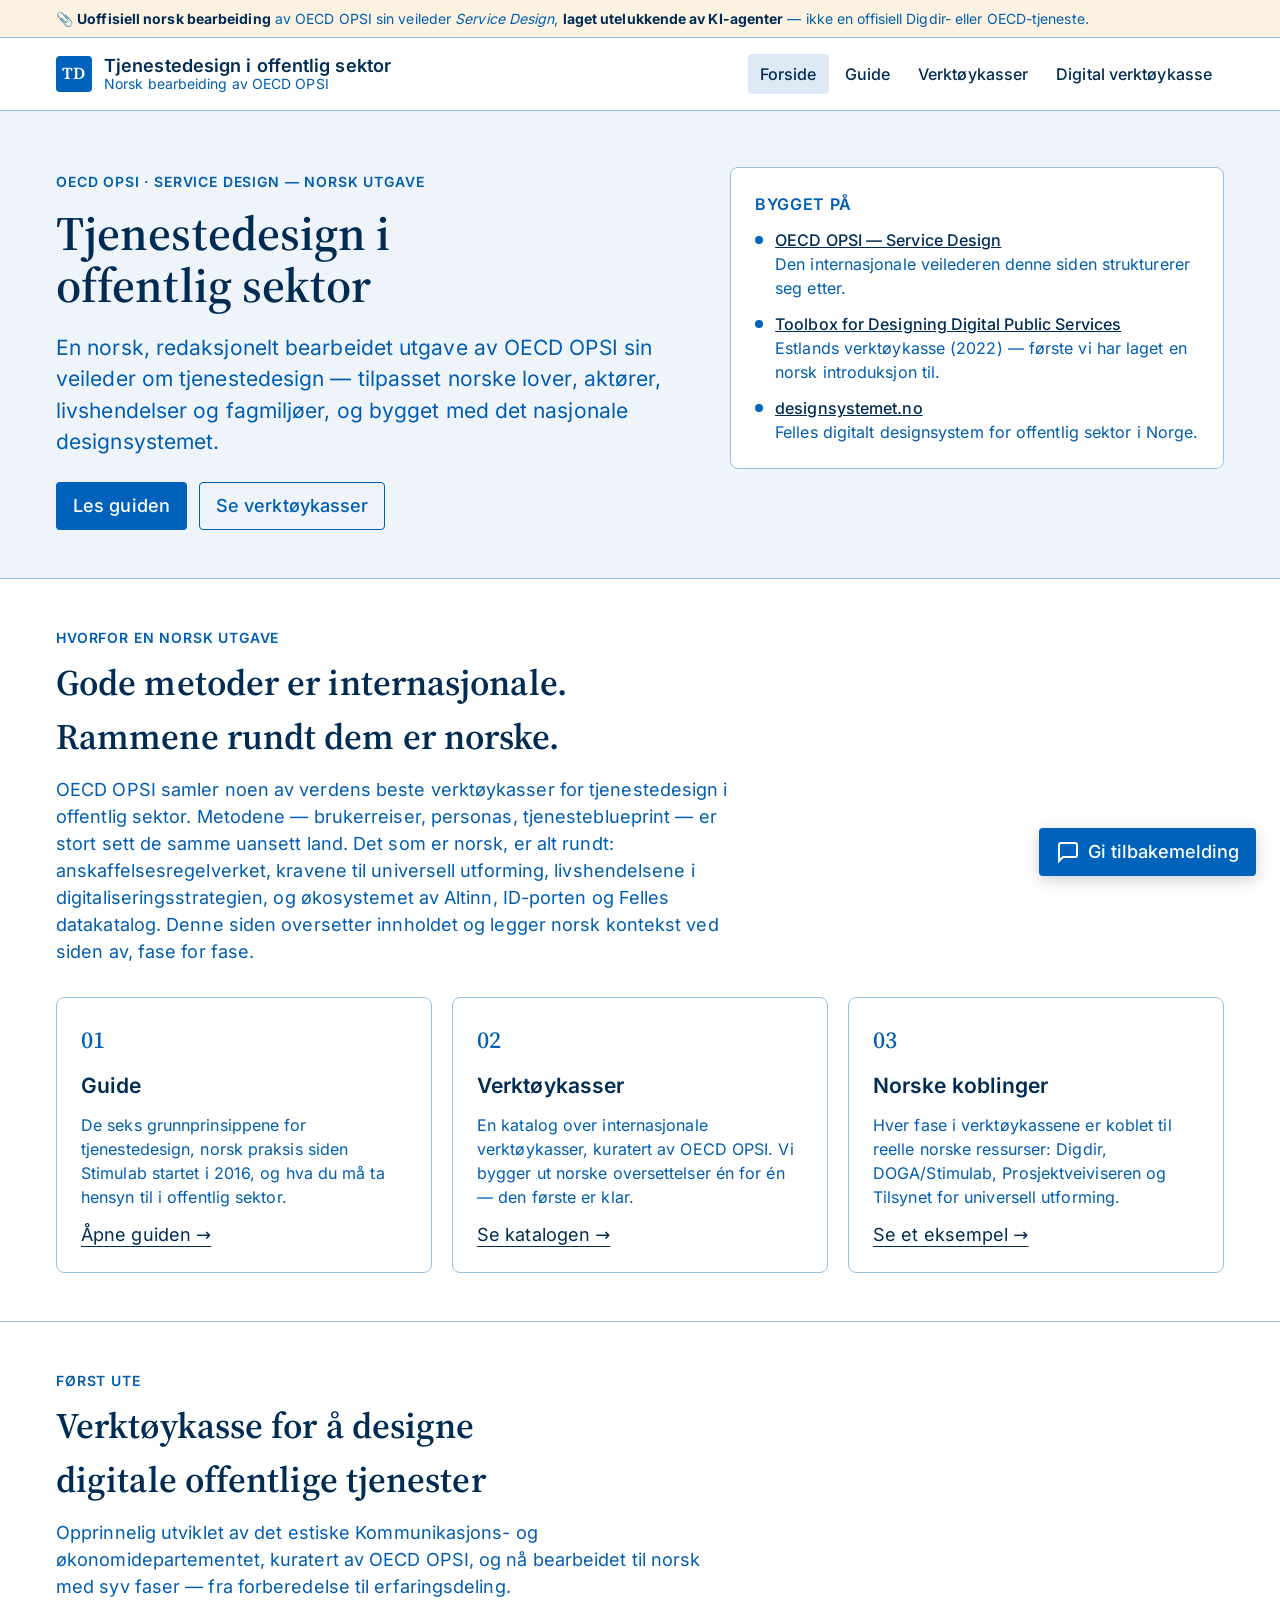
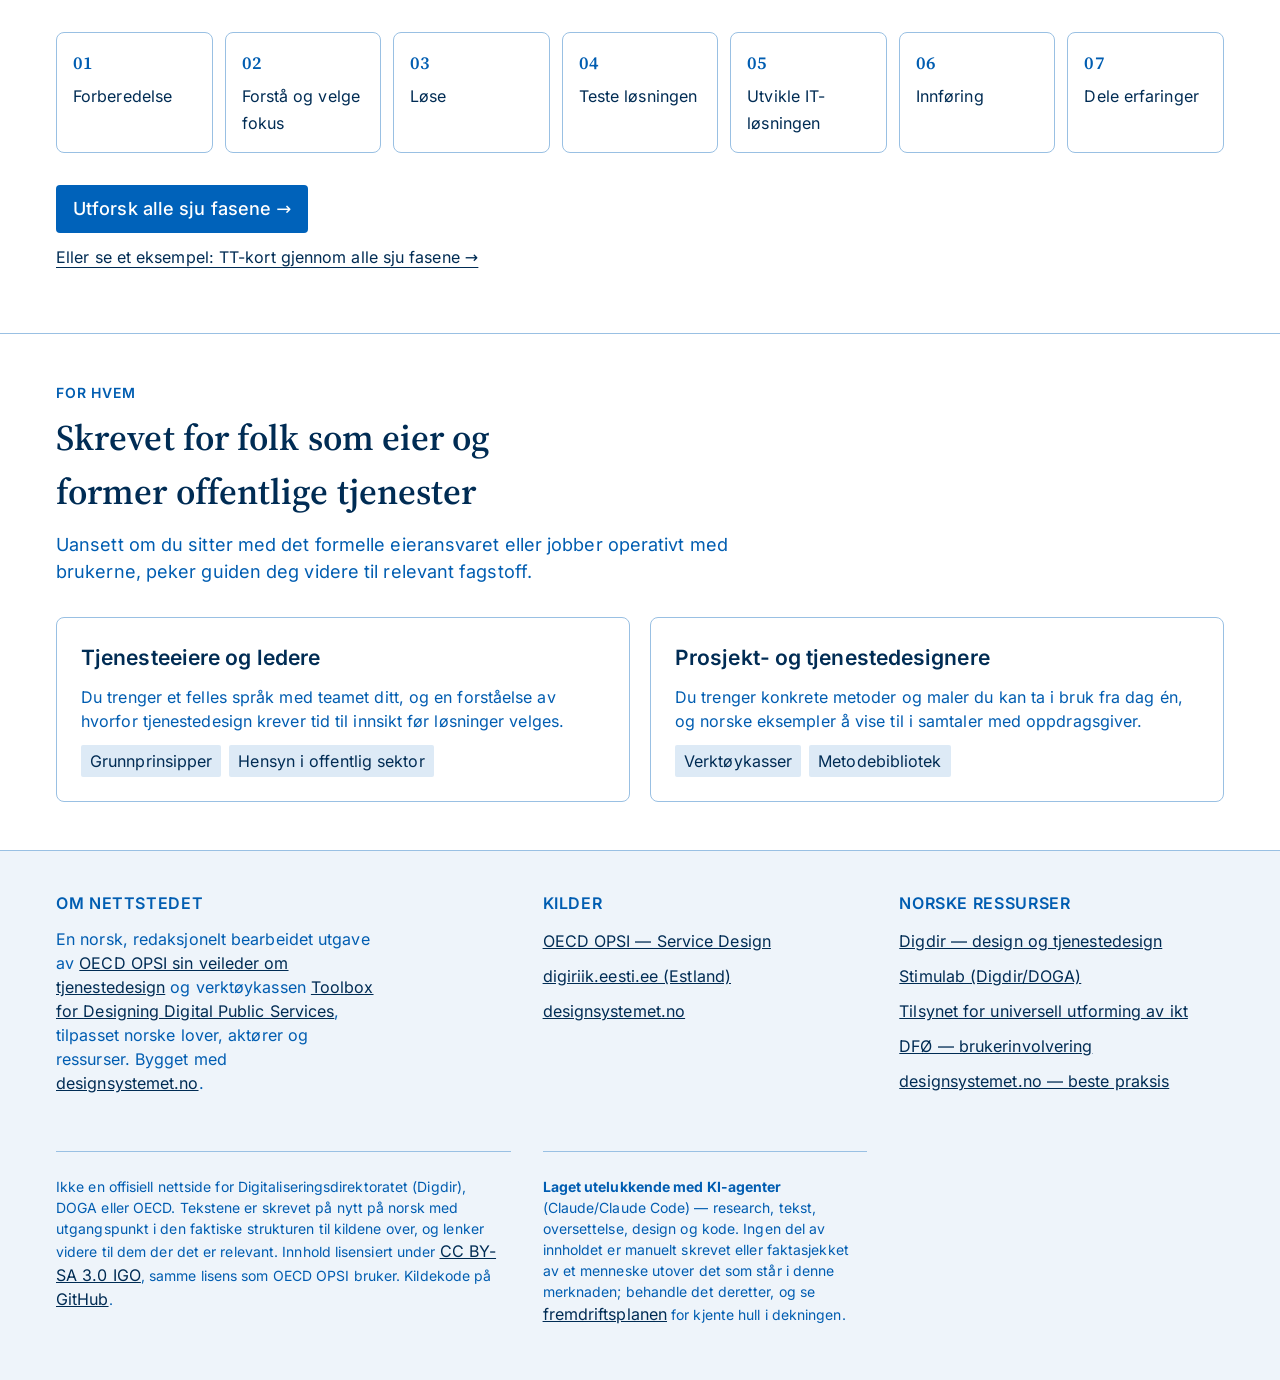
<file: index.html>
<!DOCTYPE html>
<html lang="nb">
<head>
<meta charset="utf-8">
<meta name="viewport" content="width=device-width, initial-scale=1">
<title>Tjenestedesign i offentlig sektor</title>
<meta name="description" content="Norsk bearbeiding av OECD OPSI sin veileder om tjenestedesign, med norske koblinger til Digdir, Stimulab og regelverket.">
<link rel="canonical" href="https://finnuro.github.io/tjenestedesign-no/">
<link rel="icon" href="assets/favicon.svg" type="image/svg+xml">
<link rel="stylesheet" href="assets/css/fonts.css">
<link rel="stylesheet" href="assets/css/vendor/designsystemet.css">
<link rel="stylesheet" href="assets/css/vendor/designsystemet-theme.css">
<link rel="stylesheet" href="assets/css/site.css">
<meta property="og:title" content="Tjenestedesign i offentlig sektor">
<meta property="og:description" content="Norsk bearbeiding av OECD OPSI sin veileder om tjenestedesign, med norske koblinger til Digdir, Stimulab og regelverket.">
<meta property="og:type" content="website">
</head>
<body>

<a class="ds-link skip-to-content" href="#main">Hopp til innhold</a>

<div class="disclaimer-bar">
  <div class="wrap">
    <span>📎 <strong>Uoffisiell norsk bearbeiding</strong> av OECD OPSI sin veileder <em>Service Design</em>, <strong>laget utelukkende av KI-agenter</strong> — ikke en offisiell Digdir- eller OECD-tjeneste.</span>
  </div>
</div>

<header class="site-header">
  <div class="wrap">
    <a class="brand plain" href="./">
      <span class="brand__mark" aria-hidden="true">TD</span>
      <span class="brand__text">
        <span class="brand__title">Tjenestedesign i offentlig sektor</span>
        <span class="brand__subtitle">Norsk bearbeiding av OECD OPSI</span>
      </span>
    </a>
    <nav class="main-nav" aria-label="Hovedmeny">
      <a href="./" aria-current="page">Forside</a>
      <a href="guide/">Guide</a>
      <a href="verktoykasser/">Verktøykasser</a>
      <a href="verktoykasser/digitale-offentlige-tjenester/">Digital verktøykasse</a>
    </nav>
  </div>
</header>

<main id="main">
  <section class="hero">
    <div class="wrap">
      <div>
        <span class="eyebrow">OECD OPSI · Service Design — norsk utgave</span>
        <h1>Tjenestedesign i offentlig sektor</h1>
        <p class="lead">En norsk, redaksjonelt bearbeidet utgave av OECD OPSI sin veileder om tjenestedesign — tilpasset norske lover, aktører, livshendelser og fagmiljøer, og bygget med det nasjonale designsystemet.</p>
        <div class="cta-row">
          <a class="ds-button" data-color="accent" href="guide/">Les guiden</a>
          <a class="ds-button" data-variant="secondary" data-color="accent" href="verktoykasser/">Se verktøykasser</a>
        </div>
      </div>
      <aside class="hero-panel">
        <h2>Bygget på</h2>
        <ul class="source-list">
          <li><span class="dot" aria-hidden="true"></span><span><a href="https://oecd-opsi.org/guide/service-design/" target="_blank" rel="noopener">OECD OPSI — Service Design</a><span class="desc">Den internasjonale veilederen denne siden strukturerer seg etter.</span></span></li>
          <li><span class="dot" aria-hidden="true"></span><span><a href="https://oecd-opsi.org/toolkits/toolbox-for-designing-digital-public-services/" target="_blank" rel="noopener">Toolbox for Designing Digital Public Services</a><span class="desc">Estlands verktøykasse (2022) — første vi har laget en norsk introduksjon til.</span></span></li>
          <li><span class="dot" aria-hidden="true"></span><span><a href="https://designsystemet.no/" target="_blank" rel="noopener">designsystemet.no</a><span class="desc">Felles digitalt designsystem for offentlig sektor i Norge.</span></span></li>
        </ul>
      </aside>
    </div>
  </section>

  <section class="section">
    <div class="wrap">
      <div class="section-head">
        <span class="kicker">Hvorfor en norsk utgave</span>
        <h2>Gode metoder er internasjonale. Rammene rundt dem er norske.</h2>
        <p>OECD OPSI samler noen av verdens beste verktøykasser for tjenestedesign i offentlig sektor. Metodene — brukerreiser, personas, tjenesteblueprint — er stort sett de samme uansett land. Det som er norsk, er alt rundt: anskaffelsesregelverket, kravene til universell utforming, livshendelsene i digitaliseringsstrategien, og økosystemet av Altinn, ID-porten og Felles datakatalog. Denne siden oversetter innholdet og legger norsk kontekst ved siden av, fase for fase.</p>
      </div>
      <div class="card-grid">
        <div class="ds-card">
          <div class="pillar">
            <span class="num">01</span>
            <h3>Guide</h3>
            <p>De seks grunnprinsippene for tjenestedesign, norsk praksis siden Stimulab startet i 2016, og hva du må ta hensyn til i offentlig sektor.</p>
            <a class="ds-link" href="guide/">Åpne guiden →</a>
          </div>
        </div>
        <div class="ds-card">
          <div class="pillar">
            <span class="num">02</span>
            <h3>Verktøykasser</h3>
            <p>En katalog over internasjonale verktøykasser, kuratert av OECD OPSI. Vi bygger ut norske oversettelser én for én — den første er klar.</p>
            <a class="ds-link" href="verktoykasser/">Se katalogen →</a>
          </div>
        </div>
        <div class="ds-card">
          <div class="pillar">
            <span class="num">03</span>
            <h3>Norske koblinger</h3>
            <p>Hver fase i verktøykassene er koblet til reelle norske ressurser: Digdir, DOGA/Stimulab, Prosjektveiviseren og Tilsynet for universell utforming.</p>
            <a class="ds-link" href="verktoykasser/digitale-offentlige-tjenester/">Se et eksempel →</a>
          </div>
        </div>
      </div>
    </div>
  </section>

  <section class="section">
    <div class="wrap">
      <div class="section-head">
        <span class="kicker">Først ute</span>
        <h2>Verktøykasse for å designe digitale offentlige tjenester</h2>
        <p>Opprinnelig utviklet av det estiske Kommunikasjons- og økonomidepartementet, kuratert av OECD OPSI, og nå bearbeidet til norsk med syv faser — fra forberedelse til erfaringsdeling.</p>
      </div>
      <ol class="phase-preview">
        <li class="ds-card" style="padding:var(--ds-size-4);"><strong style="font-family:var(--site-font-display); color:var(--ds-color-accent-text-subtle); display:block; margin-bottom:.3em;">01</strong><span style="font-size:var(--ds-body-sm-font-size);">Forberedelse</span></li>
        <li class="ds-card" style="padding:var(--ds-size-4);"><strong style="font-family:var(--site-font-display); color:var(--ds-color-accent-text-subtle); display:block; margin-bottom:.3em;">02</strong><span style="font-size:var(--ds-body-sm-font-size);">Forstå og velge fokus</span></li>
        <li class="ds-card" style="padding:var(--ds-size-4);"><strong style="font-family:var(--site-font-display); color:var(--ds-color-accent-text-subtle); display:block; margin-bottom:.3em;">03</strong><span style="font-size:var(--ds-body-sm-font-size);">Løse</span></li>
        <li class="ds-card" style="padding:var(--ds-size-4);"><strong style="font-family:var(--site-font-display); color:var(--ds-color-accent-text-subtle); display:block; margin-bottom:.3em;">04</strong><span style="font-size:var(--ds-body-sm-font-size);">Teste løsningen</span></li>
        <li class="ds-card" style="padding:var(--ds-size-4);"><strong style="font-family:var(--site-font-display); color:var(--ds-color-accent-text-subtle); display:block; margin-bottom:.3em;">05</strong><span style="font-size:var(--ds-body-sm-font-size);">Utvikle IT-løsningen</span></li>
        <li class="ds-card" style="padding:var(--ds-size-4);"><strong style="font-family:var(--site-font-display); color:var(--ds-color-accent-text-subtle); display:block; margin-bottom:.3em;">06</strong><span style="font-size:var(--ds-body-sm-font-size);">Innføring</span></li>
        <li class="ds-card" style="padding:var(--ds-size-4);"><strong style="font-family:var(--site-font-display); color:var(--ds-color-accent-text-subtle); display:block; margin-bottom:.3em;">07</strong><span style="font-size:var(--ds-body-sm-font-size);">Dele erfaringer</span></li>
      </ol>
      <a class="ds-button" data-color="accent" href="verktoykasser/digitale-offentlige-tjenester/">Utforsk alle sju fasene →</a>
      <p style="margin-top:var(--ds-size-3); font-size:var(--ds-body-sm-font-size);"><a class="ds-link" href="verktoykasser/digitale-offentlige-tjenester/eksempel-tt-kort/">Eller se et eksempel: TT-kort gjennom alle sju fasene →</a></p>
    </div>
  </section>

  <section class="section" style="border-bottom:none;">
    <div class="wrap">
      <div class="section-head">
        <span class="kicker">For hvem</span>
        <h2>Skrevet for folk som eier og former offentlige tjenester</h2>
        <p>Uansett om du sitter med det formelle eieransvaret eller jobber operativt med brukerne, peker guiden deg videre til relevant fagstoff.</p>
      </div>
      <div class="card-grid cols-2">
        <div class="ds-card">
          <div class="pillar">
            <h3>Tjenesteeiere og ledere</h3>
            <p>Du trenger et felles språk med teamet ditt, og en forståelse av hvorfor tjenestedesign krever tid til innsikt før løsninger velges.</p>
            <div class="tag-row"><a class="ds-tag" data-color="accent" href="guide/#grunnprinsipper">Grunnprinsipper</a><a class="ds-tag" data-color="accent" href="guide/#hensyn-offentlig-sektor">Hensyn i offentlig sektor</a></div>
          </div>
        </div>
        <div class="ds-card">
          <div class="pillar">
            <h3>Prosjekt- og tjenestedesignere</h3>
            <p>Du trenger konkrete metoder og maler du kan ta i bruk fra dag én, og norske eksempler å vise til i samtaler med oppdragsgiver.</p>
            <div class="tag-row"><a class="ds-tag" data-color="accent" href="verktoykasser/">Verktøykasser</a><a class="ds-tag" data-color="accent" href="verktoykasser/digitale-offentlige-tjenester/#metodebibliotek">Metodebibliotek</a></div>
          </div>
        </div>
      </div>
    </div>
  </section>
</main>

<footer class="site-footer">
  <div class="wrap">
    <div>
      <h3>Om nettstedet</h3>
      <p style="font-size:var(--ds-body-sm-font-size); color:var(--ds-color-text-subtle); max-width:32ch; margin:0;">
        En norsk, redaksjonelt bearbeidet utgave av
        <a href="https://oecd-opsi.org/guide/service-design/" target="_blank" rel="noopener">OECD OPSI sin veileder om tjenestedesign</a>
        og verktøykassen
        <a href="https://oecd-opsi.org/toolkits/toolbox-for-designing-digital-public-services/" target="_blank" rel="noopener">Toolbox for Designing Digital Public Services</a>,
        tilpasset norske lover, aktører og ressurser. Bygget med
        <a href="https://designsystemet.no/" target="_blank" rel="noopener">designsystemet.no</a>.
      </p>
    </div>
    <div>
      <h3>Kilder</h3>
      <ul>
        <li><a href="https://oecd-opsi.org/guide/service-design/" target="_blank" rel="noopener">OECD OPSI — Service Design</a></li>
        <li><a href="https://digiriik.eesti.ee/" target="_blank" rel="noopener">digiriik.eesti.ee (Estland)</a></li>
        <li><a href="https://designsystemet.no/" target="_blank" rel="noopener">designsystemet.no</a></li>
      </ul>
    </div>
    <div>
      <h3>Norske ressurser</h3>
      <ul>
        <li><a href="https://www.digdir.no/innovasjon/design/3075" target="_blank" rel="noopener">Digdir — design og tjenestedesign</a></li>
        <li><a href="https://doga.no/aktiviteter/design-og-innovasjon/stimulab/" target="_blank" rel="noopener">Stimulab (Digdir/DOGA)</a></li>
        <li><a href="https://www.uutilsynet.no/" target="_blank" rel="noopener">Tilsynet for universell utforming av ikt</a></li>
        <li><a href="https://arbeidsgiver.dfo.no/ressurser-og-verktoy/lede-prosesser-og-moter/involvere-utforske-og-prioritere/brukerinvolvering" target="_blank" rel="noopener">DFØ — brukerinvolvering</a></li>
        <li><a href="https://designsystemet.no/no/best-practices" target="_blank" rel="noopener">designsystemet.no — beste praksis</a></li>
      </ul>
    </div>
    <p class="fine">
      Ikke en offisiell nettside for Digitaliseringsdirektoratet (Digdir), DOGA eller OECD. Tekstene er skrevet på nytt på norsk med utgangspunkt i den faktiske strukturen til kildene over, og lenker videre til dem der det er relevant. Innhold lisensiert under
      <a href="https://creativecommons.org/licenses/by-sa/3.0/igo/" target="_blank" rel="noopener">CC BY-SA 3.0 IGO</a>, samme lisens som OECD OPSI bruker. Kildekode på
      <a href="https://github.com/FinnurO/tjenestedesign-no" target="_blank" rel="noopener">GitHub</a>.
    </p>
    <p class="fine">
      <strong>Laget utelukkende med KI-agenter</strong> (Claude/Claude Code) — research, tekst, oversettelse, design og kode. Ingen del av innholdet er manuelt skrevet eller faktasjekket av et menneske utover det som står i denne merknaden; behandle det deretter, og se
      <a href="https://github.com/FinnurO/tjenestedesign-no/issues/1" target="_blank" rel="noopener">fremdriftsplanen</a> for kjente hull i dekningen.
    </p>
  </div>
</footer>

<button type="button" class="ds-button feedback-fab" data-color="accent" id="feedback-open-btn" aria-haspopup="dialog">
  <svg xmlns="http://www.w3.org/2000/svg" width="18" height="18" viewBox="0 0 24 24" fill="none" stroke="currentColor" stroke-width="2" aria-hidden="true"><path d="M21 15a2 2 0 0 1-2 2H7l-4 4V5a2 2 0 0 1 2-2h14a2 2 0 0 1 2 2z"></path></svg>
  <span class="btn-label">Gi tilbakemelding</span>
</button>

<dialog class="feedback-dialog" id="feedback-dialog" aria-labelledby="feedback-dialog-title">
  <div class="feedback-dialog__body">
    <h2 id="feedback-dialog-title">Gi tilbakemelding</h2>
    <p class="lead">Sendes som et innspill på GitHub — du logger inn med (eller oppretter) en gratis GitHub-konto for å fullføre innsendingen der.</p>
    <p class="feedback-hint">Vi tar automatisk med hvilke seksjoner du har åpnet på siden (se under). Vil du sitere en bestemt setning: lukk dette vinduet, marker teksten på siden, og trykk «Gi tilbakemelding» på nytt — da blir den sitert her også.</p>
    <div class="feedback-context" id="feedback-context"></div>
    <div class="feedback-field">
      <label for="feedback-text">Hva vil du si noe om?</label>
      <textarea id="feedback-text" placeholder="Skriv tilbakemeldingen din her …"></textarea>
    </div>
    <div class="feedback-actions">
      <button type="button" class="ds-button" data-variant="tertiary" data-color="neutral" id="feedback-cancel-btn">Avbryt</button>
      <button type="button" class="ds-button" data-color="accent" id="feedback-submit-btn">Send inn på GitHub →</button>
    </div>
  </div>
</dialog>

<script>
(function(){
  // --- Bridge Artifact-/nettleser-tema til designsystemet sitt data-color-scheme ---
  var root = document.documentElement;
  function syncScheme(){
    var t = root.getAttribute('data-theme');
    root.setAttribute('data-color-scheme', t === 'dark' ? 'dark' : t === 'light' ? 'light' : 'auto');
  }
  syncScheme();
  new MutationObserver(syncScheme).observe(root, { attributes:true, attributeFilter:['data-theme'] });

  // --- Tilbakemelding: åpner GitHub sitt "nytt issue"-skjema, forhåndsutfylt med kontekst ---
  var fbOpenBtn = document.getElementById('feedback-open-btn');
  var fbDialog = document.getElementById('feedback-dialog');
  if(fbOpenBtn && fbDialog && typeof fbDialog.showModal === 'function'){
    var fbCancelBtn = document.getElementById('feedback-cancel-btn');
    var fbSubmitBtn = document.getElementById('feedback-submit-btn');
    var fbTextEl = document.getElementById('feedback-text');
    var fbCtxEl = document.getElementById('feedback-context');
    var fbPendingSelection = '';

    function fbGatherContext(){
      var openSections = Array.prototype.slice.call(document.querySelectorAll('main details[open] > summary'))
        .map(function(s){
          var title = s.querySelector('.s-title');
          var text = title ? title.textContent : s.textContent;
          return text.trim().replace(/\s+/g,' ');
        })
        .filter(Boolean);
      return { url: location.href, title: document.title, openSections: openSections, selection: fbPendingSelection };
    }

    function fbEsc(s){
      var d = document.createElement('div'); d.textContent = s; return d.innerHTML;
    }

    function fbRenderContext(ctx){
      var lines = ['<div><strong>Side:</strong> ' + fbEsc(ctx.title) + '</div>'];
      if(ctx.openSections.length){
        lines.push('<div><strong>Åpne seksjoner:</strong> ' + fbEsc(ctx.openSections.slice(0,4).join(' › ')) + '</div>');
      }
      if(ctx.selection){
        var sel = ctx.selection.length > 200 ? ctx.selection.slice(0,200) + '…' : ctx.selection;
        lines.push('<div><strong>Merket tekst:</strong> «' + fbEsc(sel) + '»</div>');
      }
      fbCtxEl.innerHTML = lines.join('');
    }

    fbOpenBtn.addEventListener('click', function(){
      var sel = window.getSelection ? window.getSelection().toString().trim() : '';
      fbPendingSelection = sel;
      fbRenderContext(fbGatherContext());
      fbTextEl.value = '';
      fbDialog.showModal();
      fbTextEl.focus();
    });
    fbCancelBtn.addEventListener('click', function(){ fbDialog.close(); });
    fbDialog.addEventListener('click', function(e){ if(e.target === fbDialog) fbDialog.close(); });
    fbDialog.addEventListener('cancel', function(){});
    fbSubmitBtn.addEventListener('click', function(){
      var ctx = fbGatherContext();
      var body = '**Side:** ' + ctx.url + '\n';
      if(ctx.openSections.length){ body += '**Åpne seksjoner:** ' + ctx.openSections.join(' › ') + '\n'; }
      if(ctx.selection){ body += '**Merket tekst:**\n> ' + ctx.selection.replace(/\n/g,'\n> ') + '\n'; }
      body += '\n---\n\n' + (fbTextEl.value.trim() || '_(ingen tekst skrevet inn)_');
      var title = 'Tilbakemelding: ' + ctx.title;
      var issueUrl = 'https://github.com/FinnurO/tjenestedesign-no/issues/new'
        + '?title=' + encodeURIComponent(title)
        + '&body=' + encodeURIComponent(body)
        + '&labels=' + encodeURIComponent('tilbakemelding');
      window.open(issueUrl, '_blank', 'noopener');
      fbDialog.close();
    });
  }
})();
</script>
</body>
</html>
</file>
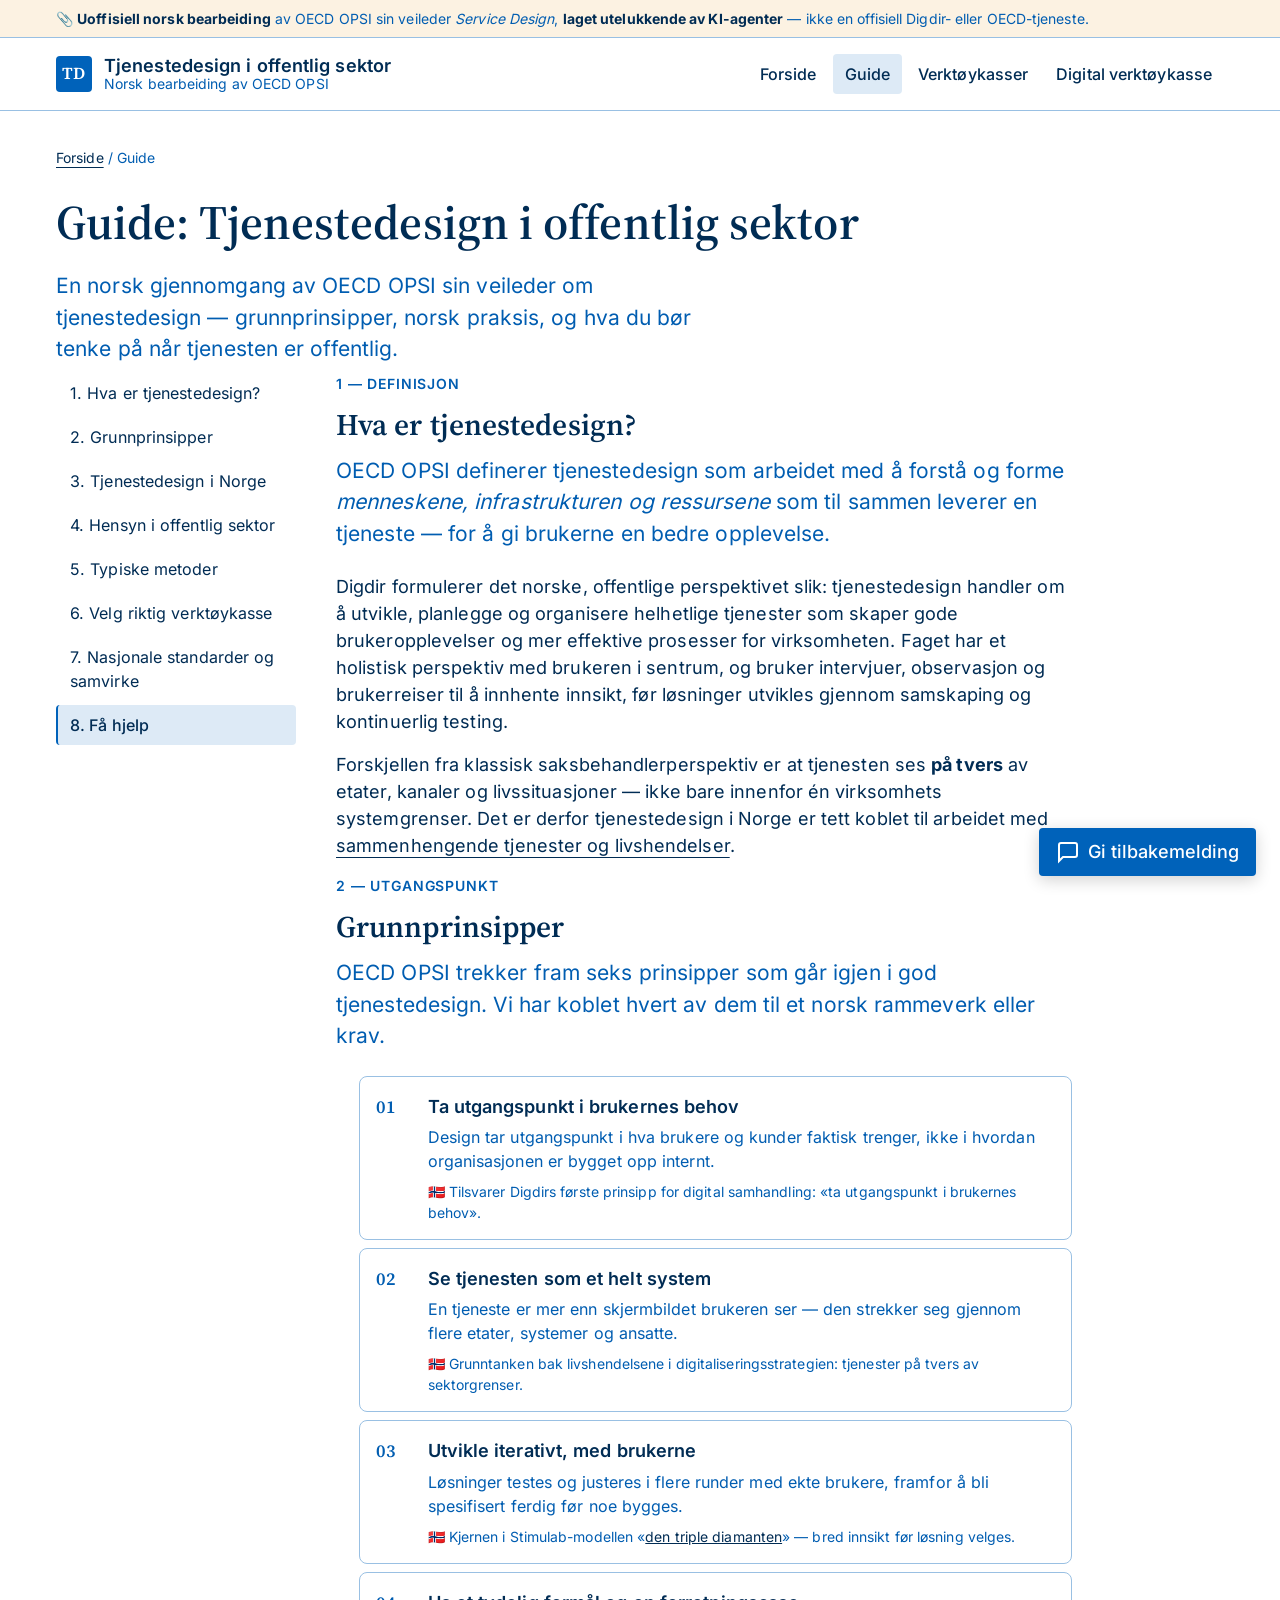
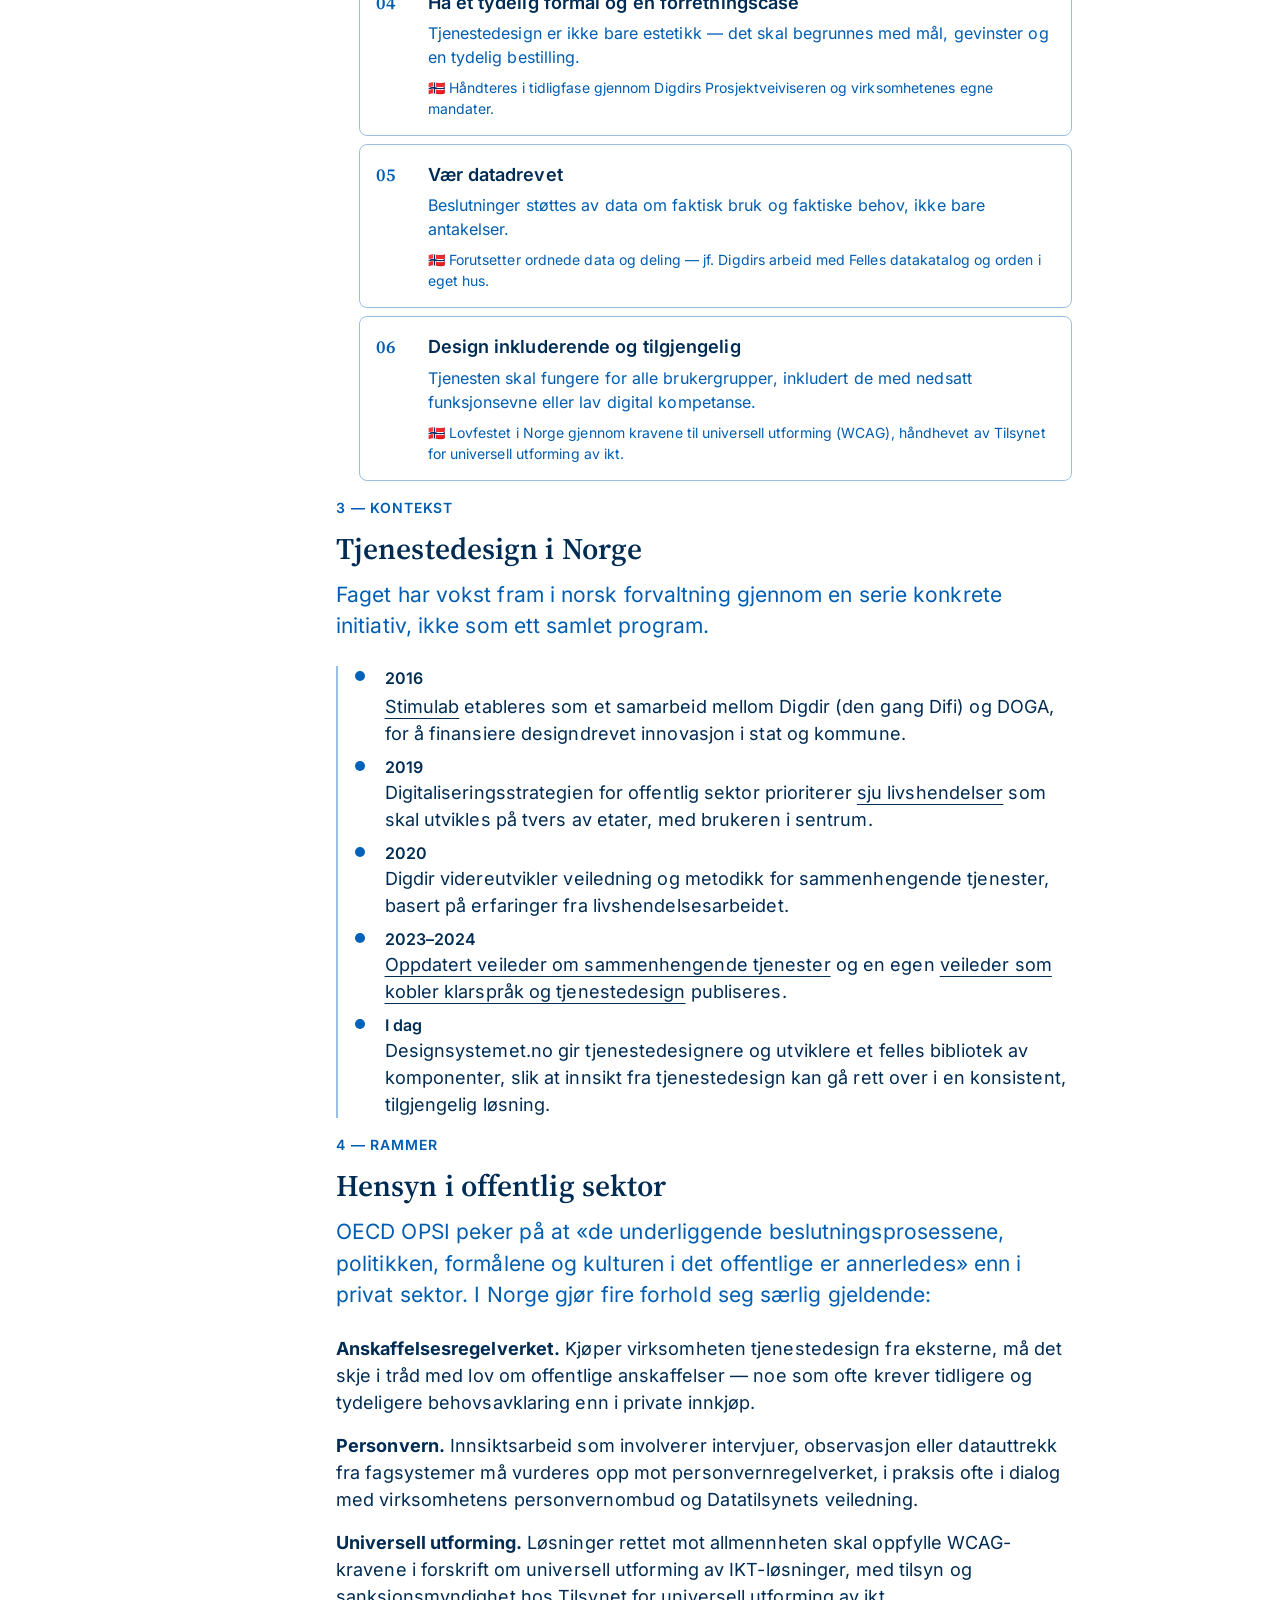
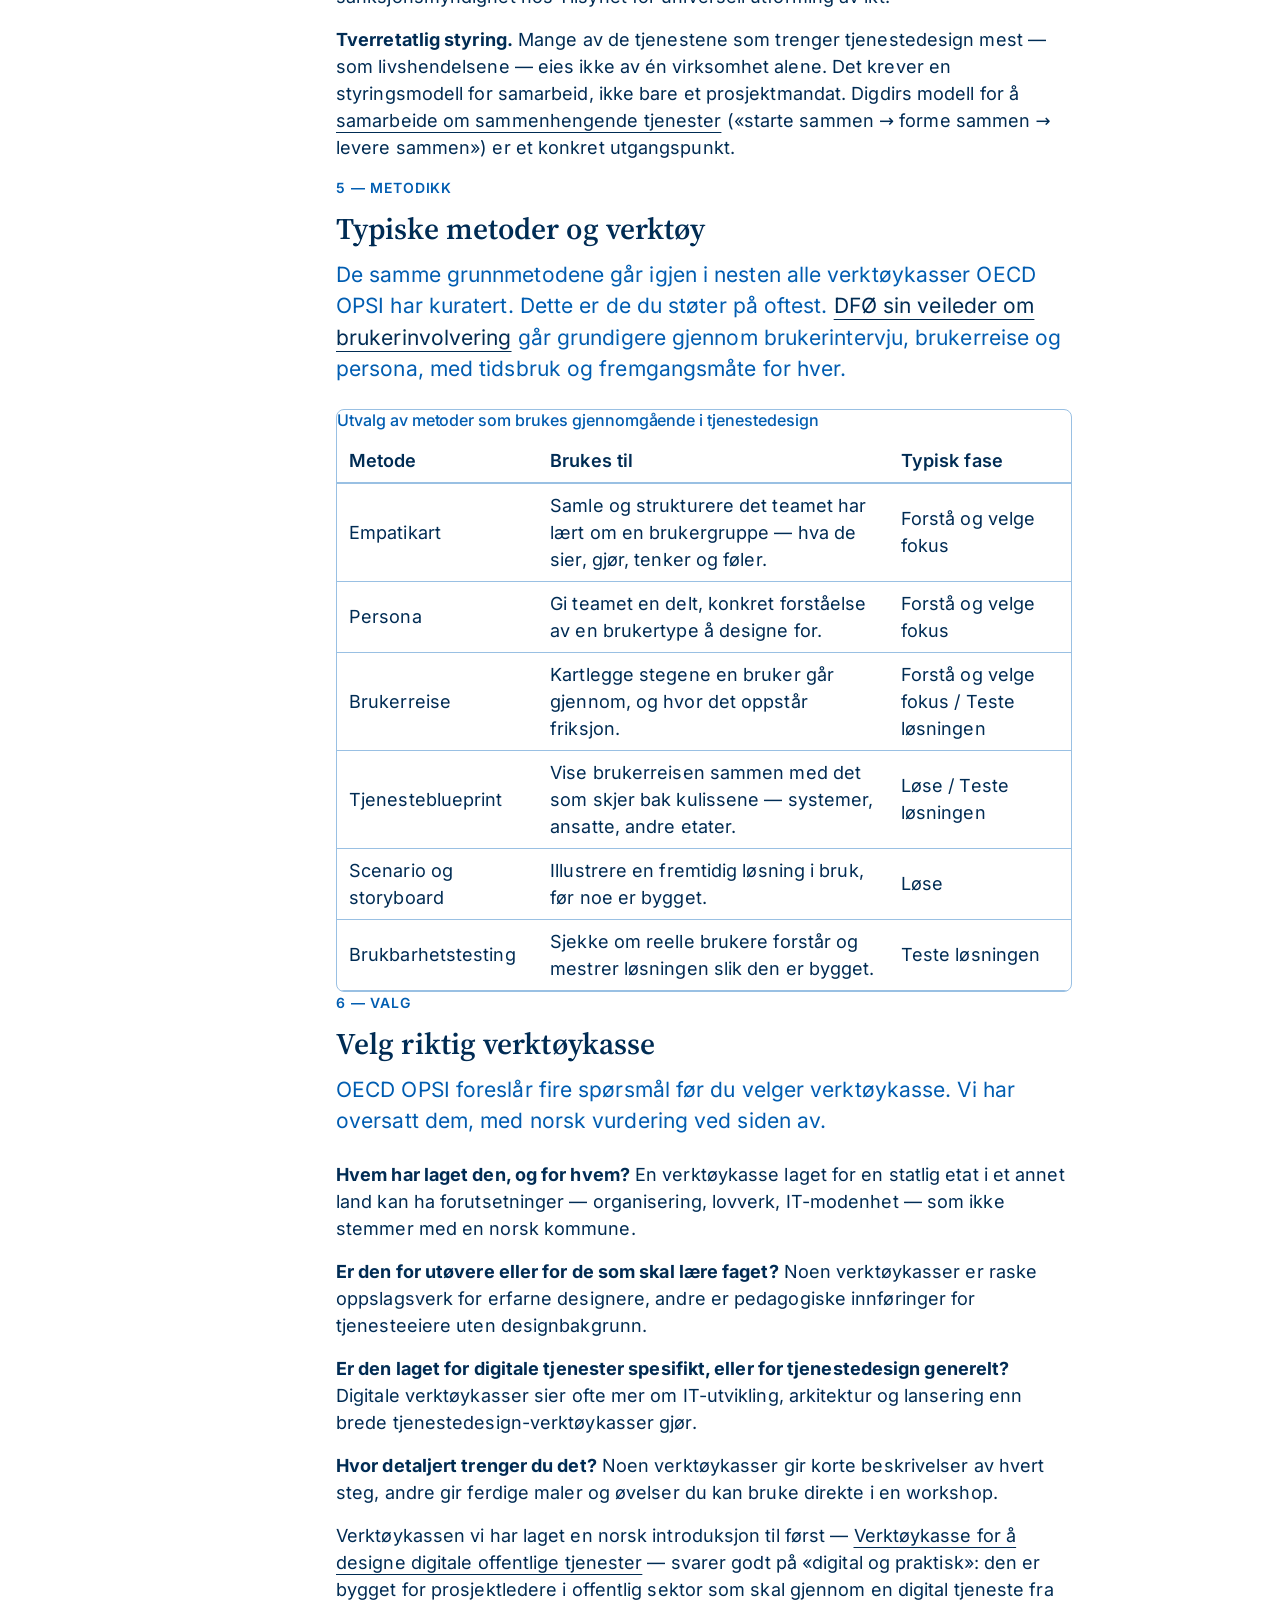
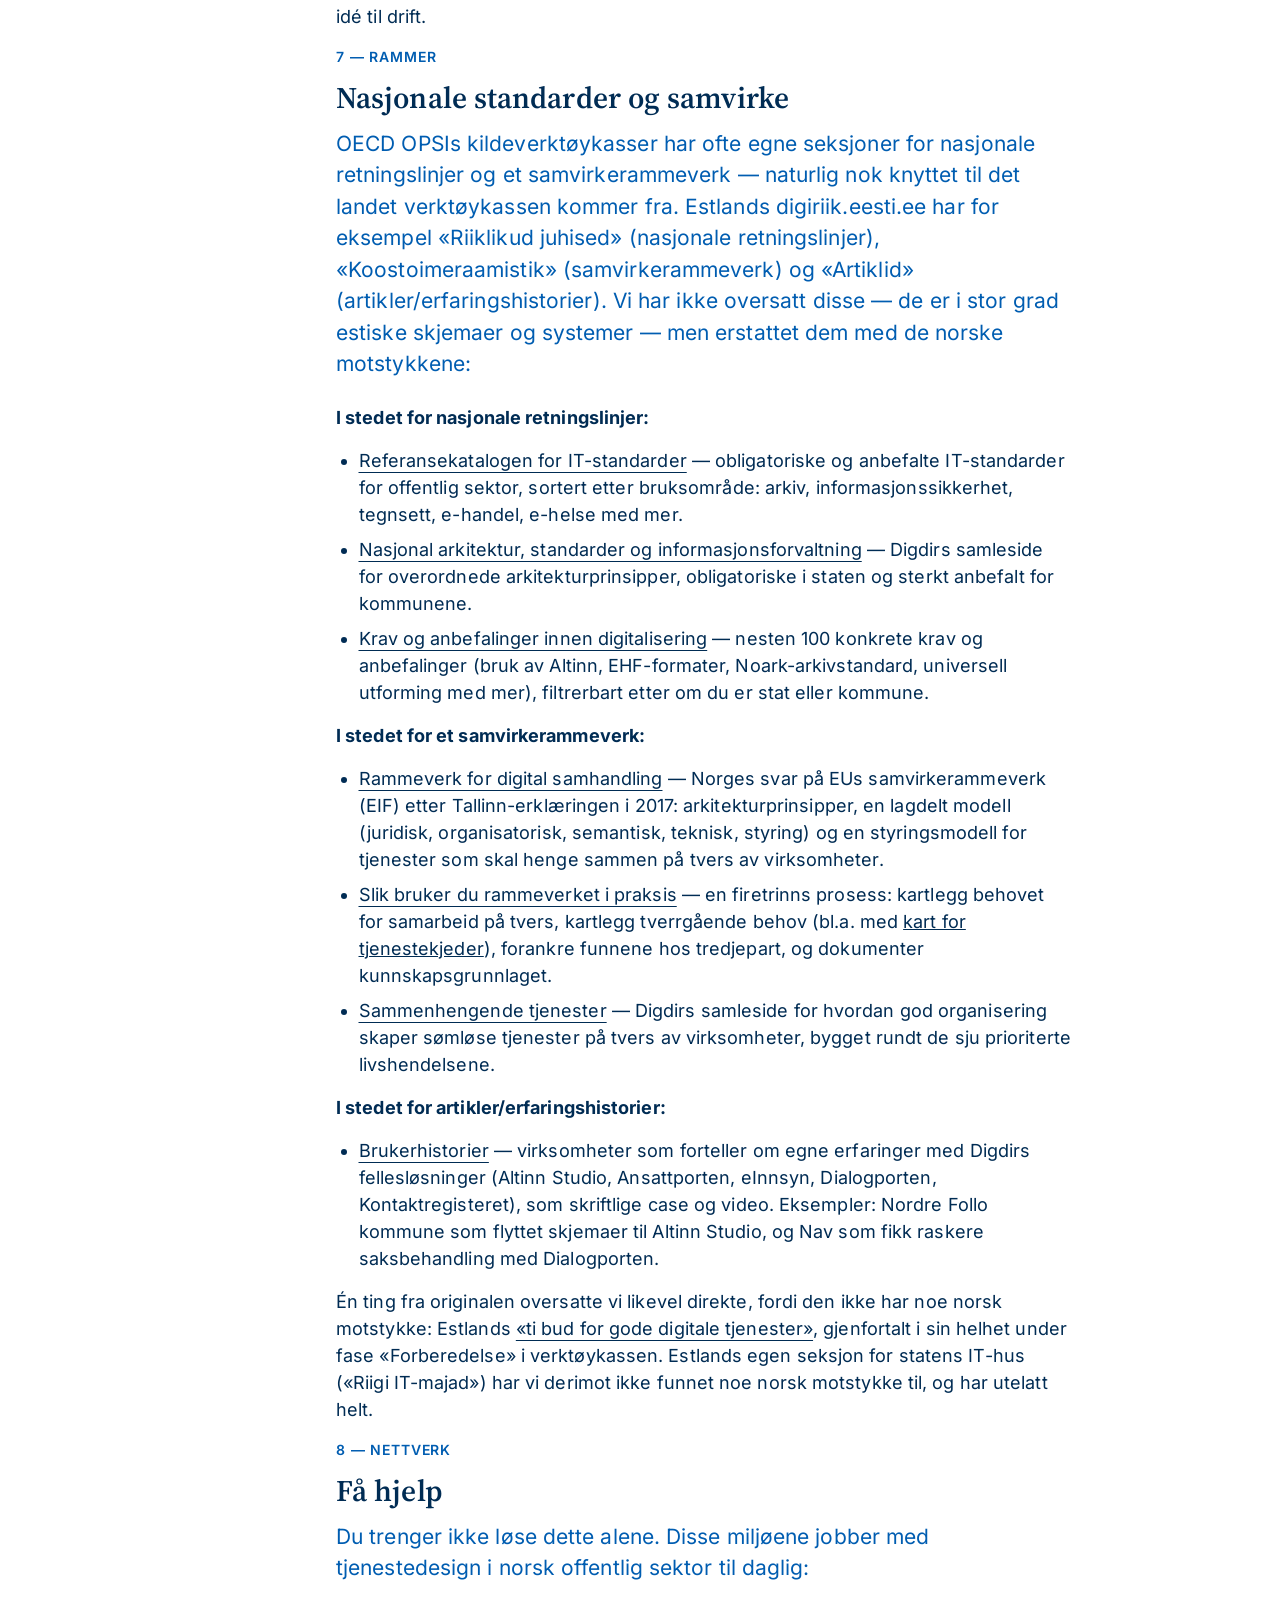
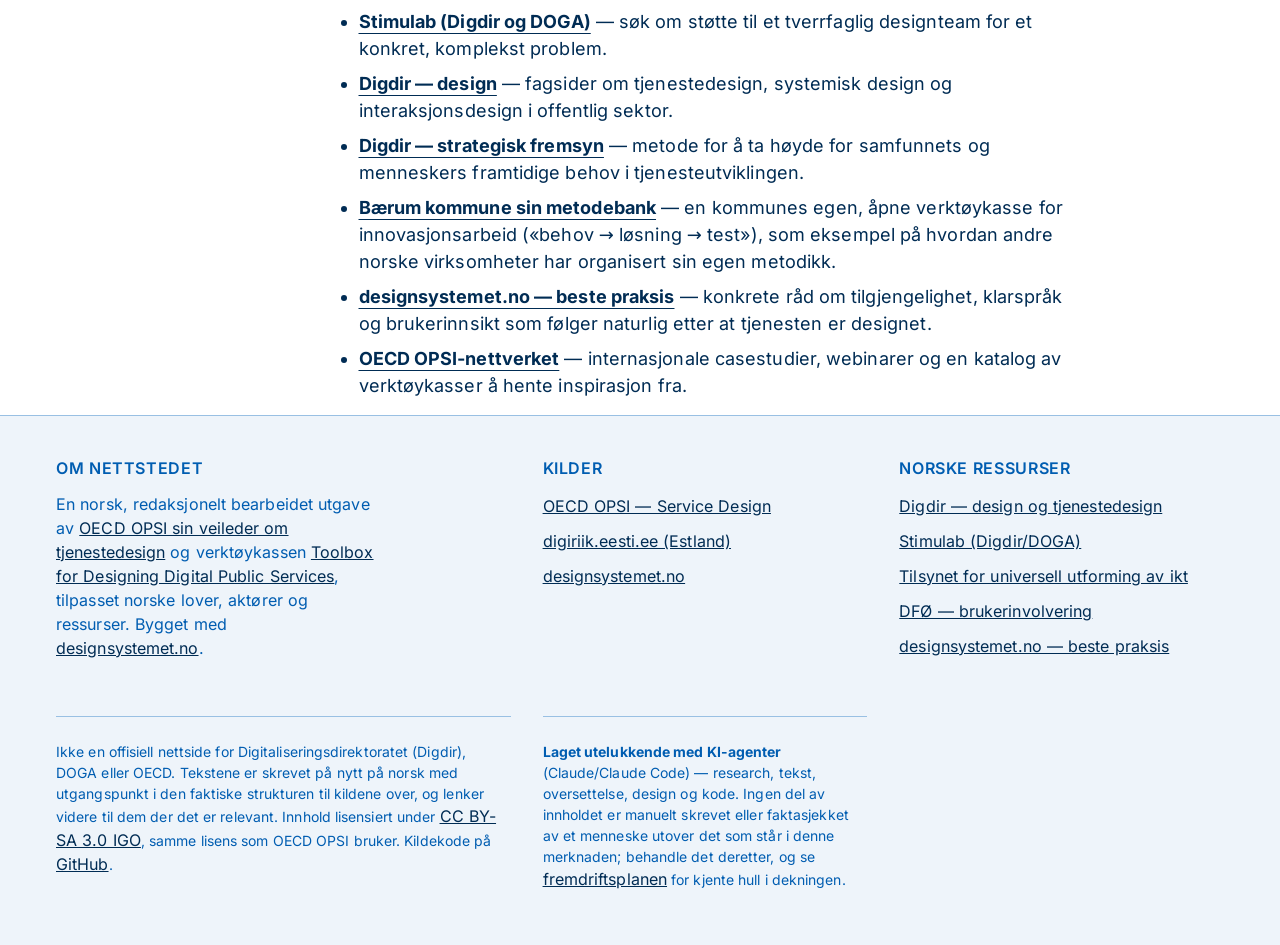
<file: guide/index.html>
<!DOCTYPE html>
<html lang="nb">
<head>
<meta charset="utf-8">
<meta name="viewport" content="width=device-width, initial-scale=1">
<title>Guide: Tjenestedesign i offentlig sektor</title>
<meta name="description" content="Grunnprinsipper, norsk praksis og hensyn i offentlig sektor — norsk gjennomgang av OECD OPSI sin veileder om tjenestedesign.">
<link rel="canonical" href="https://finnuro.github.io/tjenestedesign-no/guide/">
<link rel="icon" href="../assets/favicon.svg" type="image/svg+xml">
<link rel="stylesheet" href="../assets/css/fonts.css">
<link rel="stylesheet" href="../assets/css/vendor/designsystemet.css">
<link rel="stylesheet" href="../assets/css/vendor/designsystemet-theme.css">
<link rel="stylesheet" href="../assets/css/site.css">
<meta property="og:title" content="Guide: Tjenestedesign i offentlig sektor">
<meta property="og:description" content="Grunnprinsipper, norsk praksis og hensyn i offentlig sektor — norsk gjennomgang av OECD OPSI sin veileder om tjenestedesign.">
<meta property="og:type" content="website">
</head>
<body>

<a class="ds-link skip-to-content" href="#main">Hopp til innhold</a>

<div class="disclaimer-bar">
  <div class="wrap">
    <span>📎 <strong>Uoffisiell norsk bearbeiding</strong> av OECD OPSI sin veileder <em>Service Design</em>, <strong>laget utelukkende av KI-agenter</strong> — ikke en offisiell Digdir- eller OECD-tjeneste.</span>
  </div>
</div>

<header class="site-header">
  <div class="wrap">
    <a class="brand plain" href="../">
      <span class="brand__mark" aria-hidden="true">TD</span>
      <span class="brand__text">
        <span class="brand__title">Tjenestedesign i offentlig sektor</span>
        <span class="brand__subtitle">Norsk bearbeiding av OECD OPSI</span>
      </span>
    </a>
    <nav class="main-nav" aria-label="Hovedmeny">
      <a href="../">Forside</a>
      <a href="../guide/" aria-current="page">Guide</a>
      <a href="../verktoykasser/">Verktøykasser</a>
      <a href="../verktoykasser/digitale-offentlige-tjenester/">Digital verktøykasse</a>
    </nav>
  </div>
</header>

<main id="main">
  <div class="wrap page-head">
    <span style="font-size:var(--ds-body-xs-font-size); color:var(--ds-color-text-subtle);"><a class="ds-link" href="../">Forside</a> / Guide</span>
    <h1>Guide: Tjenestedesign i offentlig sektor</h1>
    <p class="lead">En norsk gjennomgang av OECD OPSI sin veileder om tjenestedesign — grunnprinsipper, norsk praksis, og hva du bør tenke på når tjenesten er offentlig.</p>
  </div>

  <div class="wrap guide-layout">
    <nav class="guide-nav" aria-label="Innhold i guiden">
      <a href="#hva-er-tjenestedesign" data-anchor="hva-er-tjenestedesign">1. Hva er tjenestedesign?</a>
      <a href="#grunnprinsipper" data-anchor="grunnprinsipper">2. Grunnprinsipper</a>
      <a href="#tjenestedesign-i-norge" data-anchor="tjenestedesign-i-norge">3. Tjenestedesign i Norge</a>
      <a href="#hensyn-offentlig-sektor" data-anchor="hensyn-offentlig-sektor">4. Hensyn i offentlig sektor</a>
      <a href="#metoder-og-verktoy" data-anchor="metoder-og-verktoy">5. Typiske metoder</a>
      <a href="#velge-verktoykasse" data-anchor="velge-verktoykasse">6. Velg riktig verktøykasse</a>
      <a href="#nasjonale-standarder" data-anchor="nasjonale-standarder">7. Nasjonale standarder og samvirke</a>
      <a href="#fa-hjelp" data-anchor="fa-hjelp">8. Få hjelp</a>
    </nav>

    <article class="guide-article">
      <section id="hva-er-tjenestedesign">
        <span class="section-num">1 — Definisjon</span>
        <h2>Hva er tjenestedesign?</h2>
        <p class="intro">OECD OPSI definerer tjenestedesign som arbeidet med å forstå og forme <em>menneskene, infrastrukturen og ressursene</em> som til sammen leverer en tjeneste — for å gi brukerne en bedre opplevelse.</p>
        <p>Digdir formulerer det norske, offentlige perspektivet slik: tjenestedesign handler om å utvikle, planlegge og organisere helhetlige tjenester som skaper gode brukeropplevelser og mer effektive prosesser for virksomheten. Faget har et holistisk perspektiv med brukeren i sentrum, og bruker intervjuer, observasjon og brukerreiser til å innhente innsikt, før løsninger utvikles gjennom samskaping og kontinuerlig testing.</p>
        <p>Forskjellen fra klassisk saksbehandlerperspektiv er at tjenesten ses <strong>på tvers</strong> av etater, kanaler og livssituasjoner — ikke bare innenfor én virksomhets systemgrenser. Det er derfor tjenestedesign i Norge er tett koblet til arbeidet med <a class="ds-link" href="https://www.digdir.no/sammenhengende-tjenester/arbeidet-med-de-sju-livshendelsene/1170" target="_blank" rel="noopener">sammenhengende tjenester og livshendelser</a>.</p>
      </section>

      <section id="grunnprinsipper">
        <span class="section-num">2 — Utgangspunkt</span>
        <h2>Grunnprinsipper</h2>
        <p class="intro">OECD OPSI trekker fram seks prinsipper som går igjen i god tjenestedesign. Vi har koblet hvert av dem til et norsk rammeverk eller krav.</p>
        <ol class="principle-list">
          <li>
            <span class="n">01</span>
            <div>
              <h4>Ta utgangspunkt i brukernes behov</h4>
              <p>Design tar utgangspunkt i hva brukere og kunder faktisk trenger, ikke i hvordan organisasjonen er bygget opp internt.</p>
              <span class="no-note">🇳🇴 Tilsvarer Digdirs første prinsipp for digital samhandling: «ta utgangspunkt i brukernes behov».</span>
            </div>
          </li>
          <li>
            <span class="n">02</span>
            <div>
              <h4>Se tjenesten som et helt system</h4>
              <p>En tjeneste er mer enn skjermbildet brukeren ser — den strekker seg gjennom flere etater, systemer og ansatte.</p>
              <span class="no-note">🇳🇴 Grunntanken bak livshendelsene i digitaliseringsstrategien: tjenester på tvers av sektorgrenser.</span>
            </div>
          </li>
          <li>
            <span class="n">03</span>
            <div>
              <h4>Utvikle iterativt, med brukerne</h4>
              <p>Løsninger testes og justeres i flere runder med ekte brukere, framfor å bli spesifisert ferdig før noe bygges.</p>
              <span class="no-note">🇳🇴 Kjernen i Stimulab-modellen «<a href="https://www.digdir.no/stimulab/stimulabs-metode-den-triple-diamanten/788" target="_blank" rel="noopener">den triple diamanten</a>» — bred innsikt før løsning velges.</span>
            </div>
          </li>
          <li>
            <span class="n">04</span>
            <div>
              <h4>Ha et tydelig formål og en forretningscase</h4>
              <p>Tjenestedesign er ikke bare estetikk — det skal begrunnes med mål, gevinster og en tydelig bestilling.</p>
              <span class="no-note">🇳🇴 Håndteres i tidligfase gjennom Digdirs Prosjektveiviseren og virksomhetenes egne mandater.</span>
            </div>
          </li>
          <li>
            <span class="n">05</span>
            <div>
              <h4>Vær datadrevet</h4>
              <p>Beslutninger støttes av data om faktisk bruk og faktiske behov, ikke bare antakelser.</p>
              <span class="no-note">🇳🇴 Forutsetter ordnede data og deling — jf. Digdirs arbeid med Felles datakatalog og orden i eget hus.</span>
            </div>
          </li>
          <li>
            <span class="n">06</span>
            <div>
              <h4>Design inkluderende og tilgjengelig</h4>
              <p>Tjenesten skal fungere for alle brukergrupper, inkludert de med nedsatt funksjonsevne eller lav digital kompetanse.</p>
              <span class="no-note">🇳🇴 Lovfestet i Norge gjennom kravene til universell utforming (WCAG), håndhevet av Tilsynet for universell utforming av ikt.</span>
            </div>
          </li>
        </ol>
      </section>

      <section id="tjenestedesign-i-norge">
        <span class="section-num">3 — Kontekst</span>
        <h2>Tjenestedesign i Norge</h2>
        <p class="intro">Faget har vokst fram i norsk forvaltning gjennom en serie konkrete initiativ, ikke som ett samlet program.</p>
        <ul class="timeline">
          <li><span class="yr">2016</span><p><a class="ds-link" href="https://doga.no/aktiviteter/design-og-innovasjon/stimulab/dette-er-stimulab/" target="_blank" rel="noopener">Stimulab</a> etableres som et samarbeid mellom Digdir (den gang Difi) og DOGA, for å finansiere designdrevet innovasjon i stat og kommune.</p></li>
          <li><span class="yr">2019</span>Digitaliseringsstrategien for offentlig sektor prioriterer <a class="ds-link" href="https://www.digdir.no/handlingsplanen/prioriterte-livshendelser/2594" target="_blank" rel="noopener">sju livshendelser</a> som skal utvikles på tvers av etater, med brukeren i sentrum.</li>
          <li><span class="yr">2020</span>Digdir videreutvikler veiledning og metodikk for sammenhengende tjenester, basert på erfaringer fra livshendelsesarbeidet.</li>
          <li><span class="yr">2023–2024</span><a class="ds-link" href="https://www.digdir.no/sammenhengende-tjenester/oppdatert-veileder-om-sammenhengende-tjenester/5551" target="_blank" rel="noopener">Oppdatert veileder om sammenhengende tjenester</a> og en egen <a class="ds-link" href="https://www.digdir.no/klart-sprak/ny-veileder-om-klart-sprak-i-utvikling-av-digitale-tjenester/3603" target="_blank" rel="noopener">veileder som kobler klarspråk og tjenestedesign</a> publiseres.</li>
          <li><span class="yr">I dag</span>Designsystemet.no gir tjenestedesignere og utviklere et felles bibliotek av komponenter, slik at innsikt fra tjenestedesign kan gå rett over i en konsistent, tilgjengelig løsning.</li>
        </ul>
      </section>

      <section id="hensyn-offentlig-sektor">
        <span class="section-num">4 — Rammer</span>
        <h2>Hensyn i offentlig sektor</h2>
        <p class="intro">OECD OPSI peker på at «de underliggende beslutningsprosessene, politikken, formålene og kulturen i det offentlige er annerledes» enn i privat sektor. I Norge gjør fire forhold seg særlig gjeldende:</p>
        <p><strong>Anskaffelsesregelverket.</strong> Kjøper virksomheten tjenestedesign fra eksterne, må det skje i tråd med lov om offentlige anskaffelser — noe som ofte krever tidligere og tydeligere behovsavklaring enn i private innkjøp.</p>
        <p><strong>Personvern.</strong> Innsiktsarbeid som involverer intervjuer, observasjon eller datauttrekk fra fagsystemer må vurderes opp mot personvernregelverket, i praksis ofte i dialog med virksomhetens personvernombud og Datatilsynets veiledning.</p>
        <p><strong>Universell utforming.</strong> Løsninger rettet mot allmennheten skal oppfylle WCAG-kravene i forskrift om universell utforming av IKT-løsninger, med tilsyn og sanksjonsmyndighet hos Tilsynet for universell utforming av ikt.</p>
        <p><strong>Tverretatlig styring.</strong> Mange av de tjenestene som trenger tjenestedesign mest — som livshendelsene — eies ikke av én virksomhet alene. Det krever en styringsmodell for samarbeid, ikke bare et prosjektmandat. Digdirs modell for å <a class="ds-link" href="https://www.digdir.no/sammenhengende-tjenester/samarbeide-om-sammenhengende-tjenester/763" target="_blank" rel="noopener">samarbeide om sammenhengende tjenester</a> («starte sammen → forme sammen → levere sammen») er et konkret utgangspunkt.</p>
      </section>

      <section id="metoder-og-verktoy">
        <span class="section-num">5 — Metodikk</span>
        <h2>Typiske metoder og verktøy</h2>
        <p class="intro">De samme grunnmetodene går igjen i nesten alle verktøykasser OECD OPSI har kuratert. Dette er de du støter på oftest. <a class="ds-link" href="https://arbeidsgiver.dfo.no/ressurser-og-verktoy/lede-prosesser-og-moter/involvere-utforske-og-prioritere/brukerinvolvering" target="_blank" rel="noopener">DFØ sin veileder om brukerinvolvering</a> går grundigere gjennom brukerintervju, brukerreise og persona, med tidsbruk og fremgangsmåte for hver.</p>
        <div class="table-scroll">
          <table class="ds-table">
            <caption>Utvalg av metoder som brukes gjennomgående i tjenestedesign</caption>
            <thead>
              <tr><th scope="col">Metode</th><th scope="col">Brukes til</th><th scope="col">Typisk fase</th></tr>
            </thead>
            <tbody>
              <tr><td>Empatikart</td><td>Samle og strukturere det teamet har lært om en brukergruppe — hva de sier, gjør, tenker og føler.</td><td>Forstå og velge fokus</td></tr>
              <tr><td>Persona</td><td>Gi teamet en delt, konkret forståelse av en brukertype å designe for.</td><td>Forstå og velge fokus</td></tr>
              <tr><td>Brukerreise</td><td>Kartlegge stegene en bruker går gjennom, og hvor det oppstår friksjon.</td><td>Forstå og velge fokus / Teste løsningen</td></tr>
              <tr><td>Tjenesteblueprint</td><td>Vise brukerreisen sammen med det som skjer bak kulissene — systemer, ansatte, andre etater.</td><td>Løse / Teste løsningen</td></tr>
              <tr><td>Scenario og storyboard</td><td>Illustrere en fremtidig løsning i bruk, før noe er bygget.</td><td>Løse</td></tr>
              <tr><td>Brukbarhetstesting</td><td>Sjekke om reelle brukere forstår og mestrer løsningen slik den er bygget.</td><td>Teste løsningen</td></tr>
            </tbody>
          </table>
        </div>
      </section>

      <section id="velge-verktoykasse">
        <span class="section-num">6 — Valg</span>
        <h2>Velg riktig verktøykasse</h2>
        <p class="intro">OECD OPSI foreslår fire spørsmål før du velger verktøykasse. Vi har oversatt dem, med norsk vurdering ved siden av.</p>
        <p><strong>Hvem har laget den, og for hvem?</strong> En verktøykasse laget for en statlig etat i et annet land kan ha forutsetninger — organisering, lovverk, IT-modenhet — som ikke stemmer med en norsk kommune.</p>
        <p><strong>Er den for utøvere eller for de som skal lære faget?</strong> Noen verktøykasser er raske oppslagsverk for erfarne designere, andre er pedagogiske innføringer for tjenesteeiere uten designbakgrunn.</p>
        <p><strong>Er den laget for digitale tjenester spesifikt, eller for tjenestedesign generelt?</strong> Digitale verktøykasser sier ofte mer om IT-utvikling, arkitektur og lansering enn brede tjenestedesign-verktøykasser gjør.</p>
        <p><strong>Hvor detaljert trenger du det?</strong> Noen verktøykasser gir korte beskrivelser av hvert steg, andre gir ferdige maler og øvelser du kan bruke direkte i en workshop.</p>
        <p>Verktøykassen vi har laget en norsk introduksjon til først — <a class="ds-link" href="../verktoykasser/digitale-offentlige-tjenester/">Verktøykasse for å designe digitale offentlige tjenester</a> — svarer godt på «digital og praktisk»: den er bygget for prosjektledere i offentlig sektor som skal gjennom en digital tjeneste fra idé til drift.</p>
      </section>

      <section id="nasjonale-standarder">
        <span class="section-num">7 — Rammer</span>
        <h2>Nasjonale standarder og samvirke</h2>
        <p class="intro">OECD OPSIs kildeverktøykasser har ofte egne seksjoner for nasjonale retningslinjer og et samvirkerammeverk — naturlig nok knyttet til det landet verktøykassen kommer fra. Estlands digiriik.eesti.ee har for eksempel «Riiklikud juhised» (nasjonale retningslinjer), «Koostoimeraamistik» (samvirkerammeverk) og «Artiklid» (artikler/erfaringshistorier). Vi har ikke oversatt disse — de er i stor grad estiske skjemaer og systemer — men erstattet dem med de norske motstykkene:</p>

        <p><strong>I stedet for nasjonale retningslinjer:</strong></p>
        <ul>
          <li><a class="ds-link" href="https://www.digdir.no/standarder/referansekatalogen-it-standardar/1480" target="_blank" rel="noopener">Referansekatalogen for IT-standarder</a> — obligatoriske og anbefalte IT-standarder for offentlig sektor, sortert etter bruksområde: arkiv, informasjonssikkerhet, tegnsett, e-handel, e-helse med mer.</li>
          <li><a class="ds-link" href="https://www.digdir.no/digital-samhandling/nasjonal-arkitektur-standarder-og-informasjonsforvaltning/2150" target="_blank" rel="noopener">Nasjonal arkitektur, standarder og informasjonsforvaltning</a> — Digdirs samleside for overordnede arkitekturprinsipper, obligatoriske i staten og sterkt anbefalt for kommunene.</li>
          <li><a class="ds-link" href="https://www.digdir.no/krav-og-anbefalinger/krav-og-anbefalingar-innan-digitalisering/2617" target="_blank" rel="noopener">Krav og anbefalinger innen digitalisering</a> — nesten 100 konkrete krav og anbefalinger (bruk av Altinn, EHF-formater, Noark-arkivstandard, universell utforming med mer), filtrerbart etter om du er stat eller kommune.</li>
        </ul>

        <p><strong>I stedet for et samvirkerammeverk:</strong></p>
        <ul>
          <li><a class="ds-link" href="https://www.digdir.no/digital-samhandling/rammeverk-digital-samhandling/2148" target="_blank" rel="noopener">Rammeverk for digital samhandling</a> — Norges svar på EUs samvirkerammeverk (EIF) etter Tallinn-erklæringen i 2017: arkitekturprinsipper, en lagdelt modell (juridisk, organisatorisk, semantisk, teknisk, styring) og en styringsmodell for tjenester som skal henge sammen på tvers av virksomheter.</li>
          <li><a class="ds-link" href="https://www.digdir.no/digital-samhandling/slik-anvender-du-rammeverket-digital-samhandling-i-praksis/1689" target="_blank" rel="noopener">Slik bruker du rammeverket i praksis</a> — en firetrinns prosess: kartlegg behovet for samarbeid på tvers, kartlegg tverrgående behov (bl.a. med <a href="https://www.digdir.no/digital-samhandling/kart-tjenestekjeder/4168" target="_blank" rel="noopener">kart for tjenestekjeder</a>), forankre funnene hos tredjepart, og dokumenter kunnskapsgrunnlaget.</li>
          <li><a class="ds-link" href="https://www.digdir.no/sammenhengende-tjenester/sammenhengende-tjenester/3157" target="_blank" rel="noopener">Sammenhengende tjenester</a> — Digdirs samleside for hvordan god organisering skaper sømløse tjenester på tvers av virksomheter, bygget rundt de sju prioriterte livshendelsene.</li>
        </ul>

        <p><strong>I stedet for artikler/erfaringshistorier:</strong></p>
        <ul>
          <li><a class="ds-link" href="https://samarbeid.digdir.no/felleslosninger/brukerhistorier/3512" target="_blank" rel="noopener">Brukerhistorier</a> — virksomheter som forteller om egne erfaringer med Digdirs fellesløsninger (Altinn Studio, Ansattporten, eInnsyn, Dialogporten, Kontaktregisteret), som skriftlige case og video. Eksempler: Nordre Follo kommune som flyttet skjemaer til Altinn Studio, og Nav som fikk raskere saksbehandling med Dialogporten.</li>
        </ul>

        <p>Én ting fra originalen oversatte vi likevel direkte, fordi den ikke har noe norsk motstykke: Estlands <a class="ds-link" href="../verktoykasser/digitale-offentlige-tjenester/">«ti bud for gode digitale tjenester»</a>, gjenfortalt i sin helhet under fase «Forberedelse» i verktøykassen. Estlands egen seksjon for statens IT-hus («Riigi IT-majad») har vi derimot ikke funnet noe norsk motstykke til, og har utelatt helt.</p>
      </section>

      <section id="fa-hjelp">
        <span class="section-num">8 — Nettverk</span>
        <h2>Få hjelp</h2>
        <p class="intro">Du trenger ikke løse dette alene. Disse miljøene jobber med tjenestedesign i norsk offentlig sektor til daglig:</p>
        <ul>
          <li><strong><a class="ds-link" href="https://doga.no/aktiviteter/design-og-innovasjon/stimulab/" target="_blank" rel="noopener">Stimulab (Digdir og DOGA)</a></strong> — søk om støtte til et tverrfaglig designteam for et konkret, komplekst problem.</li>
          <li><strong><a class="ds-link" href="https://www.digdir.no/innovasjon/design/3075" target="_blank" rel="noopener">Digdir — design</a></strong> — fagsider om tjenestedesign, systemisk design og interaksjonsdesign i offentlig sektor.</li>
          <li><strong><a class="ds-link" href="https://www.digdir.no/innovasjon/dette-er-fremsyn-utforske-fremtiden-og-handle-na/3537" target="_blank" rel="noopener">Digdir — strategisk fremsyn</a></strong> — metode for å ta høyde for samfunnets og menneskers framtidige behov i tjenesteutviklingen.</li>
          <li><strong><a class="ds-link" href="https://www.baerum.kommune.no/om-barum-kommune/organisasjon/innovasjon/metodebank/" target="_blank" rel="noopener">Bærum kommune sin metodebank</a></strong> — en kommunes egen, åpne verktøykasse for innovasjonsarbeid («behov → løsning → test»), som eksempel på hvordan andre norske virksomheter har organisert sin egen metodikk.</li>
          <li><strong><a class="ds-link" href="https://designsystemet.no/no/best-practices" target="_blank" rel="noopener">designsystemet.no — beste praksis</a></strong> — konkrete råd om tilgjengelighet, klarspråk og brukerinnsikt som følger naturlig etter at tjenesten er designet.</li>
          <li><strong><a class="ds-link" href="https://oecd-opsi.org/guide/service-design/" target="_blank" rel="noopener">OECD OPSI-nettverket</a></strong> — internasjonale casestudier, webinarer og en katalog av verktøykasser å hente inspirasjon fra.</li>
        </ul>
      </section>
    </article>
  </div>
</main>

<footer class="site-footer">
  <div class="wrap">
    <div>
      <h3>Om nettstedet</h3>
      <p style="font-size:var(--ds-body-sm-font-size); color:var(--ds-color-text-subtle); max-width:32ch; margin:0;">
        En norsk, redaksjonelt bearbeidet utgave av
        <a href="https://oecd-opsi.org/guide/service-design/" target="_blank" rel="noopener">OECD OPSI sin veileder om tjenestedesign</a>
        og verktøykassen
        <a href="https://oecd-opsi.org/toolkits/toolbox-for-designing-digital-public-services/" target="_blank" rel="noopener">Toolbox for Designing Digital Public Services</a>,
        tilpasset norske lover, aktører og ressurser. Bygget med
        <a href="https://designsystemet.no/" target="_blank" rel="noopener">designsystemet.no</a>.
      </p>
    </div>
    <div>
      <h3>Kilder</h3>
      <ul>
        <li><a href="https://oecd-opsi.org/guide/service-design/" target="_blank" rel="noopener">OECD OPSI — Service Design</a></li>
        <li><a href="https://digiriik.eesti.ee/" target="_blank" rel="noopener">digiriik.eesti.ee (Estland)</a></li>
        <li><a href="https://designsystemet.no/" target="_blank" rel="noopener">designsystemet.no</a></li>
      </ul>
    </div>
    <div>
      <h3>Norske ressurser</h3>
      <ul>
        <li><a href="https://www.digdir.no/innovasjon/design/3075" target="_blank" rel="noopener">Digdir — design og tjenestedesign</a></li>
        <li><a href="https://doga.no/aktiviteter/design-og-innovasjon/stimulab/" target="_blank" rel="noopener">Stimulab (Digdir/DOGA)</a></li>
        <li><a href="https://www.uutilsynet.no/" target="_blank" rel="noopener">Tilsynet for universell utforming av ikt</a></li>
        <li><a href="https://arbeidsgiver.dfo.no/ressurser-og-verktoy/lede-prosesser-og-moter/involvere-utforske-og-prioritere/brukerinvolvering" target="_blank" rel="noopener">DFØ — brukerinvolvering</a></li>
        <li><a href="https://designsystemet.no/no/best-practices" target="_blank" rel="noopener">designsystemet.no — beste praksis</a></li>
      </ul>
    </div>
    <p class="fine">
      Ikke en offisiell nettside for Digitaliseringsdirektoratet (Digdir), DOGA eller OECD. Tekstene er skrevet på nytt på norsk med utgangspunkt i den faktiske strukturen til kildene over, og lenker videre til dem der det er relevant. Innhold lisensiert under
      <a href="https://creativecommons.org/licenses/by-sa/3.0/igo/" target="_blank" rel="noopener">CC BY-SA 3.0 IGO</a>, samme lisens som OECD OPSI bruker. Kildekode på
      <a href="https://github.com/FinnurO/tjenestedesign-no" target="_blank" rel="noopener">GitHub</a>.
    </p>
    <p class="fine">
      <strong>Laget utelukkende med KI-agenter</strong> (Claude/Claude Code) — research, tekst, oversettelse, design og kode. Ingen del av innholdet er manuelt skrevet eller faktasjekket av et menneske utover det som står i denne merknaden; behandle det deretter, og se
      <a href="https://github.com/FinnurO/tjenestedesign-no/issues/1" target="_blank" rel="noopener">fremdriftsplanen</a> for kjente hull i dekningen.
    </p>
  </div>
</footer>

<button type="button" class="ds-button feedback-fab" data-color="accent" id="feedback-open-btn" aria-haspopup="dialog">
  <svg xmlns="http://www.w3.org/2000/svg" width="18" height="18" viewBox="0 0 24 24" fill="none" stroke="currentColor" stroke-width="2" aria-hidden="true"><path d="M21 15a2 2 0 0 1-2 2H7l-4 4V5a2 2 0 0 1 2-2h14a2 2 0 0 1 2 2z"></path></svg>
  <span class="btn-label">Gi tilbakemelding</span>
</button>

<dialog class="feedback-dialog" id="feedback-dialog" aria-labelledby="feedback-dialog-title">
  <div class="feedback-dialog__body">
    <h2 id="feedback-dialog-title">Gi tilbakemelding</h2>
    <p class="lead">Sendes som et innspill på GitHub — du logger inn med (eller oppretter) en gratis GitHub-konto for å fullføre innsendingen der.</p>
    <p class="feedback-hint">Vi tar automatisk med hvilke seksjoner du har åpnet på siden (se under). Vil du sitere en bestemt setning: lukk dette vinduet, marker teksten på siden, og trykk «Gi tilbakemelding» på nytt — da blir den sitert her også.</p>
    <div class="feedback-context" id="feedback-context"></div>
    <div class="feedback-field">
      <label for="feedback-text">Hva vil du si noe om?</label>
      <textarea id="feedback-text" placeholder="Skriv tilbakemeldingen din her …"></textarea>
    </div>
    <div class="feedback-actions">
      <button type="button" class="ds-button" data-variant="tertiary" data-color="neutral" id="feedback-cancel-btn">Avbryt</button>
      <button type="button" class="ds-button" data-color="accent" id="feedback-submit-btn">Send inn på GitHub →</button>
    </div>
  </div>
</dialog>

<script>
(function(){
  // --- Bridge Artifact-/nettleser-tema til designsystemet sitt data-color-scheme ---
  var root = document.documentElement;
  function syncScheme(){
    var t = root.getAttribute('data-theme');
    root.setAttribute('data-color-scheme', t === 'dark' ? 'dark' : t === 'light' ? 'light' : 'auto');
  }
  syncScheme();
  new MutationObserver(syncScheme).observe(root, { attributes:true, attributeFilter:['data-theme'] });

  // --- Guide: fremhev aktivt underkapittel i venstremenyen ved skrolling ---
  var guideSections = document.querySelectorAll('.guide-article > section[id]');
  var guideLinks = document.querySelectorAll('.guide-nav a');
  if(guideSections.length && 'IntersectionObserver' in window){
    var io = new IntersectionObserver(function(entries){
      entries.forEach(function(e){
        if(e.isIntersecting){
          guideLinks.forEach(function(l){ l.classList.toggle('active', l.dataset.anchor === e.target.id); });
        }
      });
    }, { rootMargin: '-20% 0px -70% 0px' });
    guideSections.forEach(function(s){ io.observe(s); });
  }

  // --- Tilbakemelding: åpner GitHub sitt "nytt issue"-skjema, forhåndsutfylt med kontekst ---
  var fbOpenBtn = document.getElementById('feedback-open-btn');
  var fbDialog = document.getElementById('feedback-dialog');
  if(fbOpenBtn && fbDialog && typeof fbDialog.showModal === 'function'){
    var fbCancelBtn = document.getElementById('feedback-cancel-btn');
    var fbSubmitBtn = document.getElementById('feedback-submit-btn');
    var fbTextEl = document.getElementById('feedback-text');
    var fbCtxEl = document.getElementById('feedback-context');
    var fbPendingSelection = '';

    function fbGatherContext(){
      var openSections = Array.prototype.slice.call(document.querySelectorAll('main details[open] > summary'))
        .map(function(s){
          var title = s.querySelector('.s-title');
          var text = title ? title.textContent : s.textContent;
          return text.trim().replace(/\s+/g,' ');
        })
        .filter(Boolean);
      return { url: location.href, title: document.title, openSections: openSections, selection: fbPendingSelection };
    }

    function fbEsc(s){
      var d = document.createElement('div'); d.textContent = s; return d.innerHTML;
    }

    function fbRenderContext(ctx){
      var lines = ['<div><strong>Side:</strong> ' + fbEsc(ctx.title) + '</div>'];
      if(ctx.openSections.length){
        lines.push('<div><strong>Åpne seksjoner:</strong> ' + fbEsc(ctx.openSections.slice(0,4).join(' › ')) + '</div>');
      }
      if(ctx.selection){
        var sel = ctx.selection.length > 200 ? ctx.selection.slice(0,200) + '…' : ctx.selection;
        lines.push('<div><strong>Merket tekst:</strong> «' + fbEsc(sel) + '»</div>');
      }
      fbCtxEl.innerHTML = lines.join('');
    }

    fbOpenBtn.addEventListener('click', function(){
      var sel = window.getSelection ? window.getSelection().toString().trim() : '';
      fbPendingSelection = sel;
      fbRenderContext(fbGatherContext());
      fbTextEl.value = '';
      fbDialog.showModal();
      fbTextEl.focus();
    });
    fbCancelBtn.addEventListener('click', function(){ fbDialog.close(); });
    fbDialog.addEventListener('click', function(e){ if(e.target === fbDialog) fbDialog.close(); });
    fbDialog.addEventListener('cancel', function(){});
    fbSubmitBtn.addEventListener('click', function(){
      var ctx = fbGatherContext();
      var body = '**Side:** ' + ctx.url + '\n';
      if(ctx.openSections.length){ body += '**Åpne seksjoner:** ' + ctx.openSections.join(' › ') + '\n'; }
      if(ctx.selection){ body += '**Merket tekst:**\n> ' + ctx.selection.replace(/\n/g,'\n> ') + '\n'; }
      body += '\n---\n\n' + (fbTextEl.value.trim() || '_(ingen tekst skrevet inn)_');
      var title = 'Tilbakemelding: ' + ctx.title;
      var issueUrl = 'https://github.com/FinnurO/tjenestedesign-no/issues/new'
        + '?title=' + encodeURIComponent(title)
        + '&body=' + encodeURIComponent(body)
        + '&labels=' + encodeURIComponent('tilbakemelding');
      window.open(issueUrl, '_blank', 'noopener');
      fbDialog.close();
    });
  }
})();
</script>
</body>
</html>
</file>
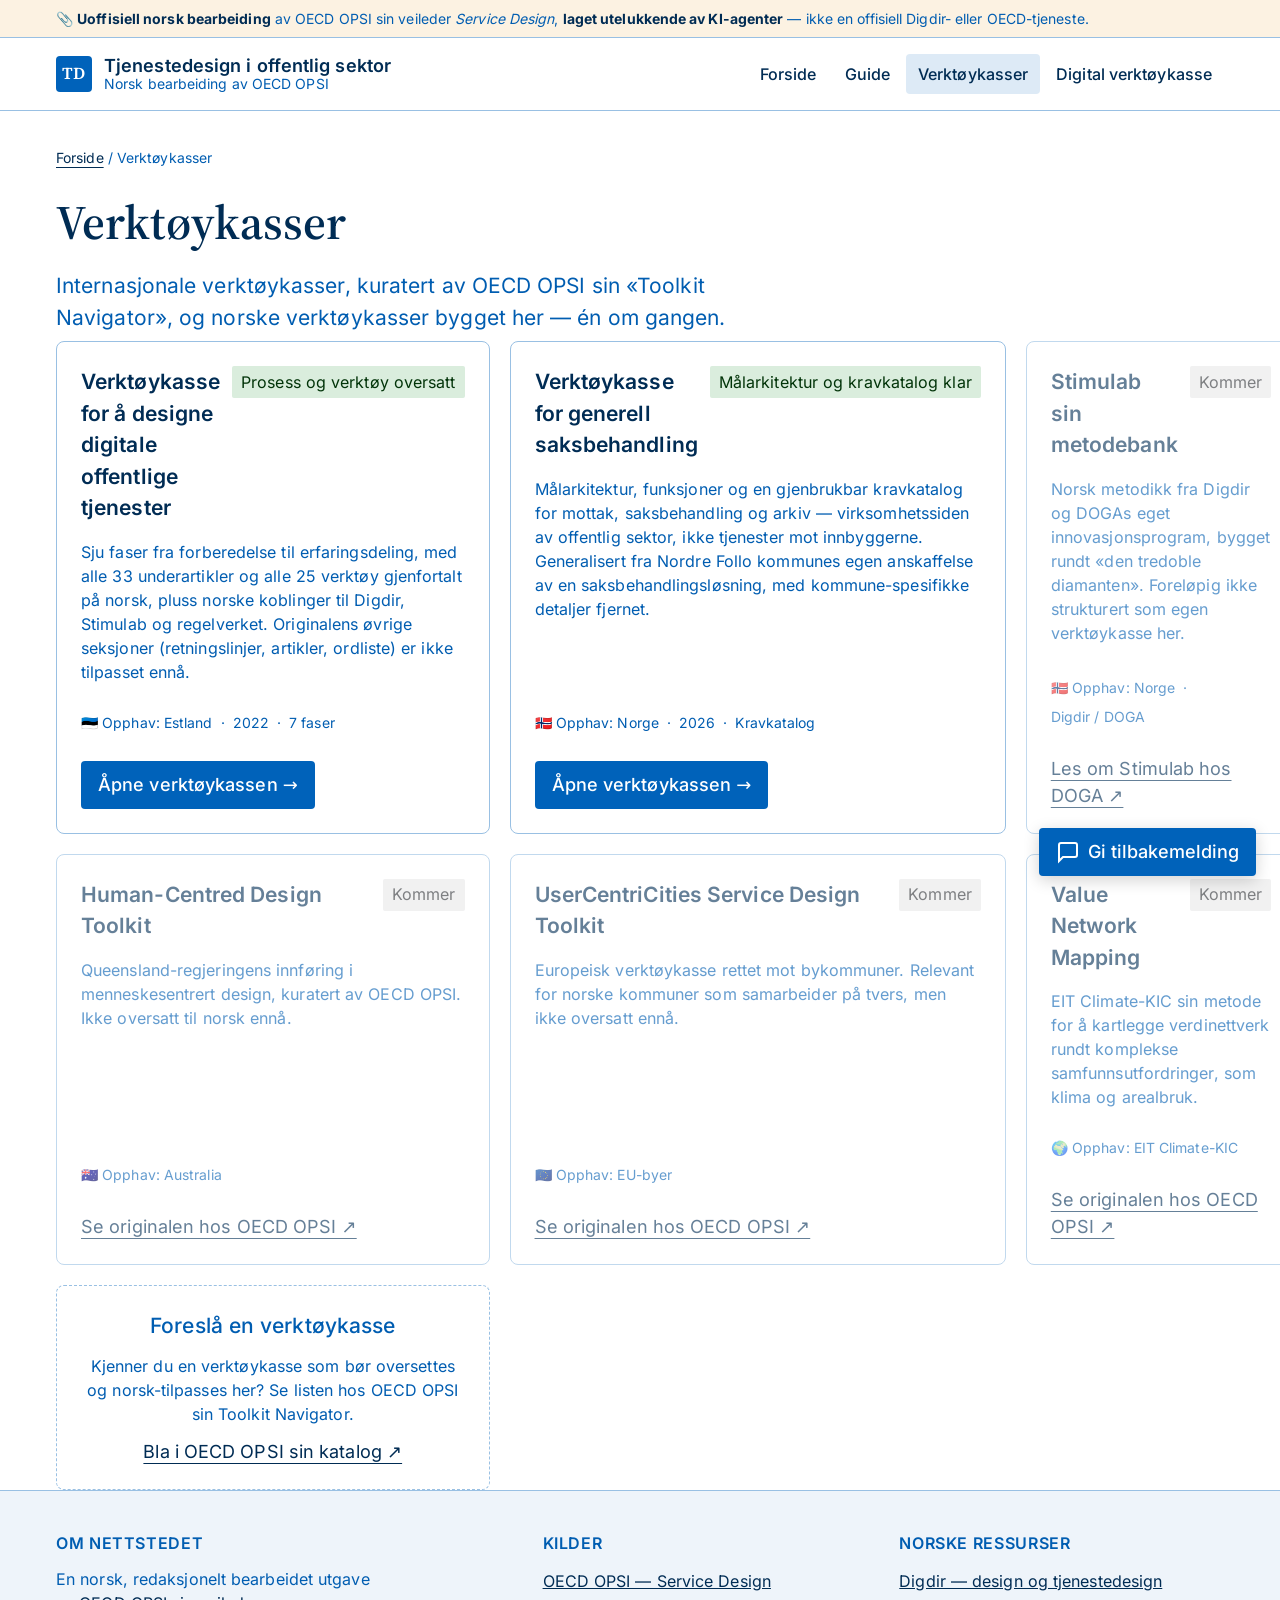
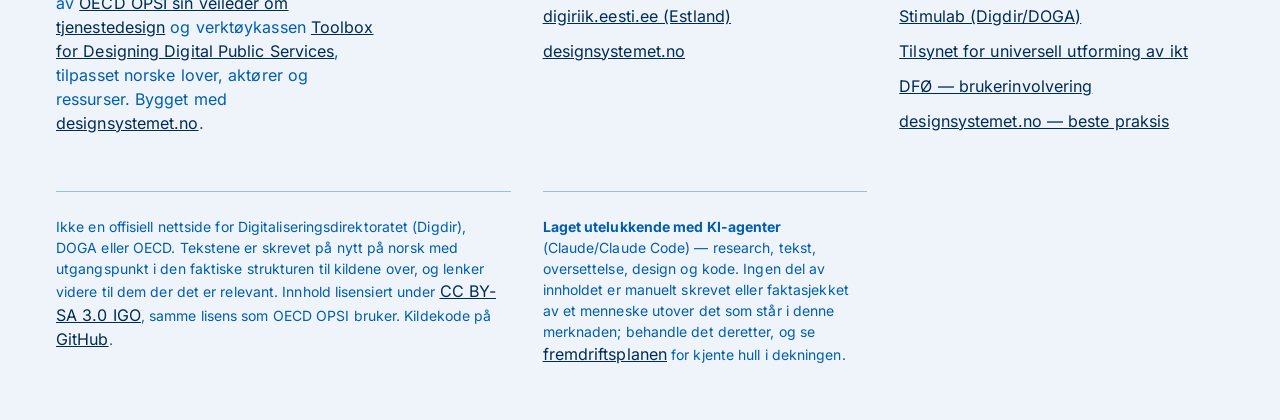
<file: verktoykasser/index.html>
<!DOCTYPE html>
<html lang="nb">
<head>
<meta charset="utf-8">
<meta name="viewport" content="width=device-width, initial-scale=1">
<title>Verktøykasser for tjenestedesign</title>
<meta name="description" content="Katalog over verktøykasser for tjenestedesign, kuratert av OECD OPSI og norsk-tilpasset én om gangen.">
<link rel="canonical" href="https://finnuro.github.io/tjenestedesign-no/verktoykasser/">
<link rel="icon" href="../assets/favicon.svg" type="image/svg+xml">
<link rel="stylesheet" href="../assets/css/fonts.css">
<link rel="stylesheet" href="../assets/css/vendor/designsystemet.css">
<link rel="stylesheet" href="../assets/css/vendor/designsystemet-theme.css">
<link rel="stylesheet" href="../assets/css/site.css">
<meta property="og:title" content="Verktøykasser for tjenestedesign">
<meta property="og:description" content="Katalog over verktøykasser for tjenestedesign, kuratert av OECD OPSI og norsk-tilpasset én om gangen.">
<meta property="og:type" content="website">
</head>
<body>

<a class="ds-link skip-to-content" href="#main">Hopp til innhold</a>

<div class="disclaimer-bar">
  <div class="wrap">
    <span>📎 <strong>Uoffisiell norsk bearbeiding</strong> av OECD OPSI sin veileder <em>Service Design</em>, <strong>laget utelukkende av KI-agenter</strong> — ikke en offisiell Digdir- eller OECD-tjeneste.</span>
  </div>
</div>

<header class="site-header">
  <div class="wrap">
    <a class="brand plain" href="../">
      <span class="brand__mark" aria-hidden="true">TD</span>
      <span class="brand__text">
        <span class="brand__title">Tjenestedesign i offentlig sektor</span>
        <span class="brand__subtitle">Norsk bearbeiding av OECD OPSI</span>
      </span>
    </a>
    <nav class="main-nav" aria-label="Hovedmeny">
      <a href="../">Forside</a>
      <a href="../guide/">Guide</a>
      <a href="../verktoykasser/" aria-current="page">Verktøykasser</a>
      <a href="../verktoykasser/digitale-offentlige-tjenester/">Digital verktøykasse</a>
    </nav>
  </div>
</header>

<main id="main">
  <div class="wrap page-head">
    <span style="font-size:var(--ds-body-xs-font-size); color:var(--ds-color-text-subtle);"><a class="ds-link" href="../">Forside</a> / Verktøykasser</span>
    <h1>Verktøykasser</h1>
    <p class="lead">Internasjonale verktøykasser, kuratert av OECD OPSI sin «Toolkit Navigator», og norske verktøykasser bygget her — én om gangen.</p>
  </div>

  <div class="wrap" style="padding-block: var(--ds-size-4) var(--ds-size-16);">
    <div class="card-grid">
      <div class="ds-card toolkit-card">
        <div class="toolkit-card__top">
          <h3>Verktøykasse for å designe digitale offentlige tjenester</h3>
          <span class="ds-tag" data-color="success">Prosess og verktøy oversatt</span>
        </div>
        <p>Sju faser fra forberedelse til erfaringsdeling, med alle 33 underartikler og alle 25 verktøy gjenfortalt på norsk, pluss norske koblinger til Digdir, Stimulab og regelverket. Originalens øvrige seksjoner (retningslinjer, artikler, ordliste) er ikke tilpasset ennå.</p>
        <div class="meta"><span>🇪🇪 Opphav: Estland</span><span>·</span><span>2022</span><span>·</span><span>7 faser</span></div>
        <a class="ds-button" data-color="accent" href="../verktoykasser/digitale-offentlige-tjenester/">Åpne verktøykassen →</a>
      </div>

      <div class="ds-card toolkit-card">
        <div class="toolkit-card__top">
          <h3>Verktøykasse for generell saksbehandling</h3>
          <span class="ds-tag" data-color="success">Målarkitektur og kravkatalog klar</span>
        </div>
        <p>Målarkitektur, funksjoner og en gjenbrukbar kravkatalog for mottak, saksbehandling og arkiv — virksomhetssiden av offentlig sektor, ikke tjenester mot innbyggerne. Generalisert fra Nordre Follo kommunes egen anskaffelse av en saksbehandlingsløsning, med kommune-spesifikke detaljer fjernet.</p>
        <div class="meta"><span>🇳🇴 Opphav: Norge</span><span>·</span><span>2026</span><span>·</span><span>Kravkatalog</span></div>
        <a class="ds-button" data-color="accent" href="../verktoykasser/generell-saksbehandling/">Åpne verktøykassen →</a>
      </div>

      <div class="ds-card toolkit-card is-disabled">
        <div class="toolkit-card__top">
          <h3>Stimulab sin metodebank</h3>
          <span class="ds-tag" data-color="neutral">Kommer</span>
        </div>
        <p>Norsk metodikk fra Digdir og DOGAs eget innovasjonsprogram, bygget rundt «den tredoble diamanten». Foreløpig ikke strukturert som egen verktøykasse her.</p>
        <div class="meta"><span>🇳🇴 Opphav: Norge</span><span>·</span><span>Digdir / DOGA</span></div>
        <a class="ds-link" href="https://doga.no/aktiviteter/design-og-innovasjon/stimulab/" target="_blank" rel="noopener">Les om Stimulab hos DOGA ↗</a>
      </div>

      <div class="ds-card toolkit-card is-disabled">
        <div class="toolkit-card__top">
          <h3>Human-Centred Design Toolkit</h3>
          <span class="ds-tag" data-color="neutral">Kommer</span>
        </div>
        <p>Queensland-regjeringens innføring i menneskesentrert design, kuratert av OECD OPSI. Ikke oversatt til norsk ennå.</p>
        <div class="meta"><span>🇦🇺 Opphav: Australia</span></div>
        <a class="ds-link" href="https://oecd-opsi.org/guide/service-design/" target="_blank" rel="noopener">Se originalen hos OECD OPSI ↗</a>
      </div>

      <div class="ds-card toolkit-card is-disabled">
        <div class="toolkit-card__top">
          <h3>UserCentriCities Service Design Toolkit</h3>
          <span class="ds-tag" data-color="neutral">Kommer</span>
        </div>
        <p>Europeisk verktøykasse rettet mot bykommuner. Relevant for norske kommuner som samarbeider på tvers, men ikke oversatt ennå.</p>
        <div class="meta"><span>🇪🇺 Opphav: EU-byer</span></div>
        <a class="ds-link" href="https://oecd-opsi.org/guide/service-design/" target="_blank" rel="noopener">Se originalen hos OECD OPSI ↗</a>
      </div>

      <div class="ds-card toolkit-card is-disabled">
        <div class="toolkit-card__top">
          <h3>Value Network Mapping</h3>
          <span class="ds-tag" data-color="neutral">Kommer</span>
        </div>
        <p>EIT Climate-KIC sin metode for å kartlegge verdinettverk rundt komplekse samfunnsutfordringer, som klima og arealbruk.</p>
        <div class="meta"><span>🌍 Opphav: EIT Climate-KIC</span></div>
        <a class="ds-link" href="https://oecd-opsi.org/guide/service-design/" target="_blank" rel="noopener">Se originalen hos OECD OPSI ↗</a>
      </div>

      <div class="ds-card toolkit-card" style="border-style:dashed; display:flex; align-items:center; justify-content:center; text-align:center;">
        <div class="pillar" style="align-items:center;">
          <h3 style="font-weight:500; color:var(--ds-color-text-subtle);">Foreslå en verktøykasse</h3>
          <p>Kjenner du en verktøykasse som bør oversettes og norsk-tilpasses her? Se listen hos OECD OPSI sin Toolkit Navigator.</p>
          <a class="ds-link" href="https://oecd-opsi.org/guide/service-design/" target="_blank" rel="noopener">Bla i OECD OPSI sin katalog ↗</a>
        </div>
      </div>
    </div>
  </div>
</main>

<footer class="site-footer">
  <div class="wrap">
    <div>
      <h3>Om nettstedet</h3>
      <p style="font-size:var(--ds-body-sm-font-size); color:var(--ds-color-text-subtle); max-width:32ch; margin:0;">
        En norsk, redaksjonelt bearbeidet utgave av
        <a href="https://oecd-opsi.org/guide/service-design/" target="_blank" rel="noopener">OECD OPSI sin veileder om tjenestedesign</a>
        og verktøykassen
        <a href="https://oecd-opsi.org/toolkits/toolbox-for-designing-digital-public-services/" target="_blank" rel="noopener">Toolbox for Designing Digital Public Services</a>,
        tilpasset norske lover, aktører og ressurser. Bygget med
        <a href="https://designsystemet.no/" target="_blank" rel="noopener">designsystemet.no</a>.
      </p>
    </div>
    <div>
      <h3>Kilder</h3>
      <ul>
        <li><a href="https://oecd-opsi.org/guide/service-design/" target="_blank" rel="noopener">OECD OPSI — Service Design</a></li>
        <li><a href="https://digiriik.eesti.ee/" target="_blank" rel="noopener">digiriik.eesti.ee (Estland)</a></li>
        <li><a href="https://designsystemet.no/" target="_blank" rel="noopener">designsystemet.no</a></li>
      </ul>
    </div>
    <div>
      <h3>Norske ressurser</h3>
      <ul>
        <li><a href="https://www.digdir.no/innovasjon/design/3075" target="_blank" rel="noopener">Digdir — design og tjenestedesign</a></li>
        <li><a href="https://doga.no/aktiviteter/design-og-innovasjon/stimulab/" target="_blank" rel="noopener">Stimulab (Digdir/DOGA)</a></li>
        <li><a href="https://www.uutilsynet.no/" target="_blank" rel="noopener">Tilsynet for universell utforming av ikt</a></li>
        <li><a href="https://arbeidsgiver.dfo.no/ressurser-og-verktoy/lede-prosesser-og-moter/involvere-utforske-og-prioritere/brukerinvolvering" target="_blank" rel="noopener">DFØ — brukerinvolvering</a></li>
        <li><a href="https://designsystemet.no/no/best-practices" target="_blank" rel="noopener">designsystemet.no — beste praksis</a></li>
      </ul>
    </div>
    <p class="fine">
      Ikke en offisiell nettside for Digitaliseringsdirektoratet (Digdir), DOGA eller OECD. Tekstene er skrevet på nytt på norsk med utgangspunkt i den faktiske strukturen til kildene over, og lenker videre til dem der det er relevant. Innhold lisensiert under
      <a href="https://creativecommons.org/licenses/by-sa/3.0/igo/" target="_blank" rel="noopener">CC BY-SA 3.0 IGO</a>, samme lisens som OECD OPSI bruker. Kildekode på
      <a href="https://github.com/FinnurO/tjenestedesign-no" target="_blank" rel="noopener">GitHub</a>.
    </p>
    <p class="fine">
      <strong>Laget utelukkende med KI-agenter</strong> (Claude/Claude Code) — research, tekst, oversettelse, design og kode. Ingen del av innholdet er manuelt skrevet eller faktasjekket av et menneske utover det som står i denne merknaden; behandle det deretter, og se
      <a href="https://github.com/FinnurO/tjenestedesign-no/issues/1" target="_blank" rel="noopener">fremdriftsplanen</a> for kjente hull i dekningen.
    </p>
  </div>
</footer>

<button type="button" class="ds-button feedback-fab" data-color="accent" id="feedback-open-btn" aria-haspopup="dialog">
  <svg xmlns="http://www.w3.org/2000/svg" width="18" height="18" viewBox="0 0 24 24" fill="none" stroke="currentColor" stroke-width="2" aria-hidden="true"><path d="M21 15a2 2 0 0 1-2 2H7l-4 4V5a2 2 0 0 1 2-2h14a2 2 0 0 1 2 2z"></path></svg>
  <span class="btn-label">Gi tilbakemelding</span>
</button>

<dialog class="feedback-dialog" id="feedback-dialog" aria-labelledby="feedback-dialog-title">
  <div class="feedback-dialog__body">
    <h2 id="feedback-dialog-title">Gi tilbakemelding</h2>
    <p class="lead">Sendes som et innspill på GitHub — du logger inn med (eller oppretter) en gratis GitHub-konto for å fullføre innsendingen der.</p>
    <p class="feedback-hint">Vi tar automatisk med hvilke seksjoner du har åpnet på siden (se under). Vil du sitere en bestemt setning: lukk dette vinduet, marker teksten på siden, og trykk «Gi tilbakemelding» på nytt — da blir den sitert her også.</p>
    <div class="feedback-context" id="feedback-context"></div>
    <div class="feedback-field">
      <label for="feedback-text">Hva vil du si noe om?</label>
      <textarea id="feedback-text" placeholder="Skriv tilbakemeldingen din her …"></textarea>
    </div>
    <div class="feedback-actions">
      <button type="button" class="ds-button" data-variant="tertiary" data-color="neutral" id="feedback-cancel-btn">Avbryt</button>
      <button type="button" class="ds-button" data-color="accent" id="feedback-submit-btn">Send inn på GitHub →</button>
    </div>
  </div>
</dialog>

<script>
(function(){
  // --- Bridge Artifact-/nettleser-tema til designsystemet sitt data-color-scheme ---
  var root = document.documentElement;
  function syncScheme(){
    var t = root.getAttribute('data-theme');
    root.setAttribute('data-color-scheme', t === 'dark' ? 'dark' : t === 'light' ? 'light' : 'auto');
  }
  syncScheme();
  new MutationObserver(syncScheme).observe(root, { attributes:true, attributeFilter:['data-theme'] });

  // --- Tilbakemelding: åpner GitHub sitt "nytt issue"-skjema, forhåndsutfylt med kontekst ---
  var fbOpenBtn = document.getElementById('feedback-open-btn');
  var fbDialog = document.getElementById('feedback-dialog');
  if(fbOpenBtn && fbDialog && typeof fbDialog.showModal === 'function'){
    var fbCancelBtn = document.getElementById('feedback-cancel-btn');
    var fbSubmitBtn = document.getElementById('feedback-submit-btn');
    var fbTextEl = document.getElementById('feedback-text');
    var fbCtxEl = document.getElementById('feedback-context');
    var fbPendingSelection = '';

    function fbGatherContext(){
      var openSections = Array.prototype.slice.call(document.querySelectorAll('main details[open] > summary'))
        .map(function(s){
          var title = s.querySelector('.s-title');
          var text = title ? title.textContent : s.textContent;
          return text.trim().replace(/\s+/g,' ');
        })
        .filter(Boolean);
      return { url: location.href, title: document.title, openSections: openSections, selection: fbPendingSelection };
    }

    function fbEsc(s){
      var d = document.createElement('div'); d.textContent = s; return d.innerHTML;
    }

    function fbRenderContext(ctx){
      var lines = ['<div><strong>Side:</strong> ' + fbEsc(ctx.title) + '</div>'];
      if(ctx.openSections.length){
        lines.push('<div><strong>Åpne seksjoner:</strong> ' + fbEsc(ctx.openSections.slice(0,4).join(' › ')) + '</div>');
      }
      if(ctx.selection){
        var sel = ctx.selection.length > 200 ? ctx.selection.slice(0,200) + '…' : ctx.selection;
        lines.push('<div><strong>Merket tekst:</strong> «' + fbEsc(sel) + '»</div>');
      }
      fbCtxEl.innerHTML = lines.join('');
    }

    fbOpenBtn.addEventListener('click', function(){
      var sel = window.getSelection ? window.getSelection().toString().trim() : '';
      fbPendingSelection = sel;
      fbRenderContext(fbGatherContext());
      fbTextEl.value = '';
      fbDialog.showModal();
      fbTextEl.focus();
    });
    fbCancelBtn.addEventListener('click', function(){ fbDialog.close(); });
    fbDialog.addEventListener('click', function(e){ if(e.target === fbDialog) fbDialog.close(); });
    fbDialog.addEventListener('cancel', function(){});
    fbSubmitBtn.addEventListener('click', function(){
      var ctx = fbGatherContext();
      var body = '**Side:** ' + ctx.url + '\n';
      if(ctx.openSections.length){ body += '**Åpne seksjoner:** ' + ctx.openSections.join(' › ') + '\n'; }
      if(ctx.selection){ body += '**Merket tekst:**\n> ' + ctx.selection.replace(/\n/g,'\n> ') + '\n'; }
      body += '\n---\n\n' + (fbTextEl.value.trim() || '_(ingen tekst skrevet inn)_');
      var title = 'Tilbakemelding: ' + ctx.title;
      var issueUrl = 'https://github.com/FinnurO/tjenestedesign-no/issues/new'
        + '?title=' + encodeURIComponent(title)
        + '&body=' + encodeURIComponent(body)
        + '&labels=' + encodeURIComponent('tilbakemelding');
      window.open(issueUrl, '_blank', 'noopener');
      fbDialog.close();
    });
  }
})();
</script>
</body>
</html>
</file>
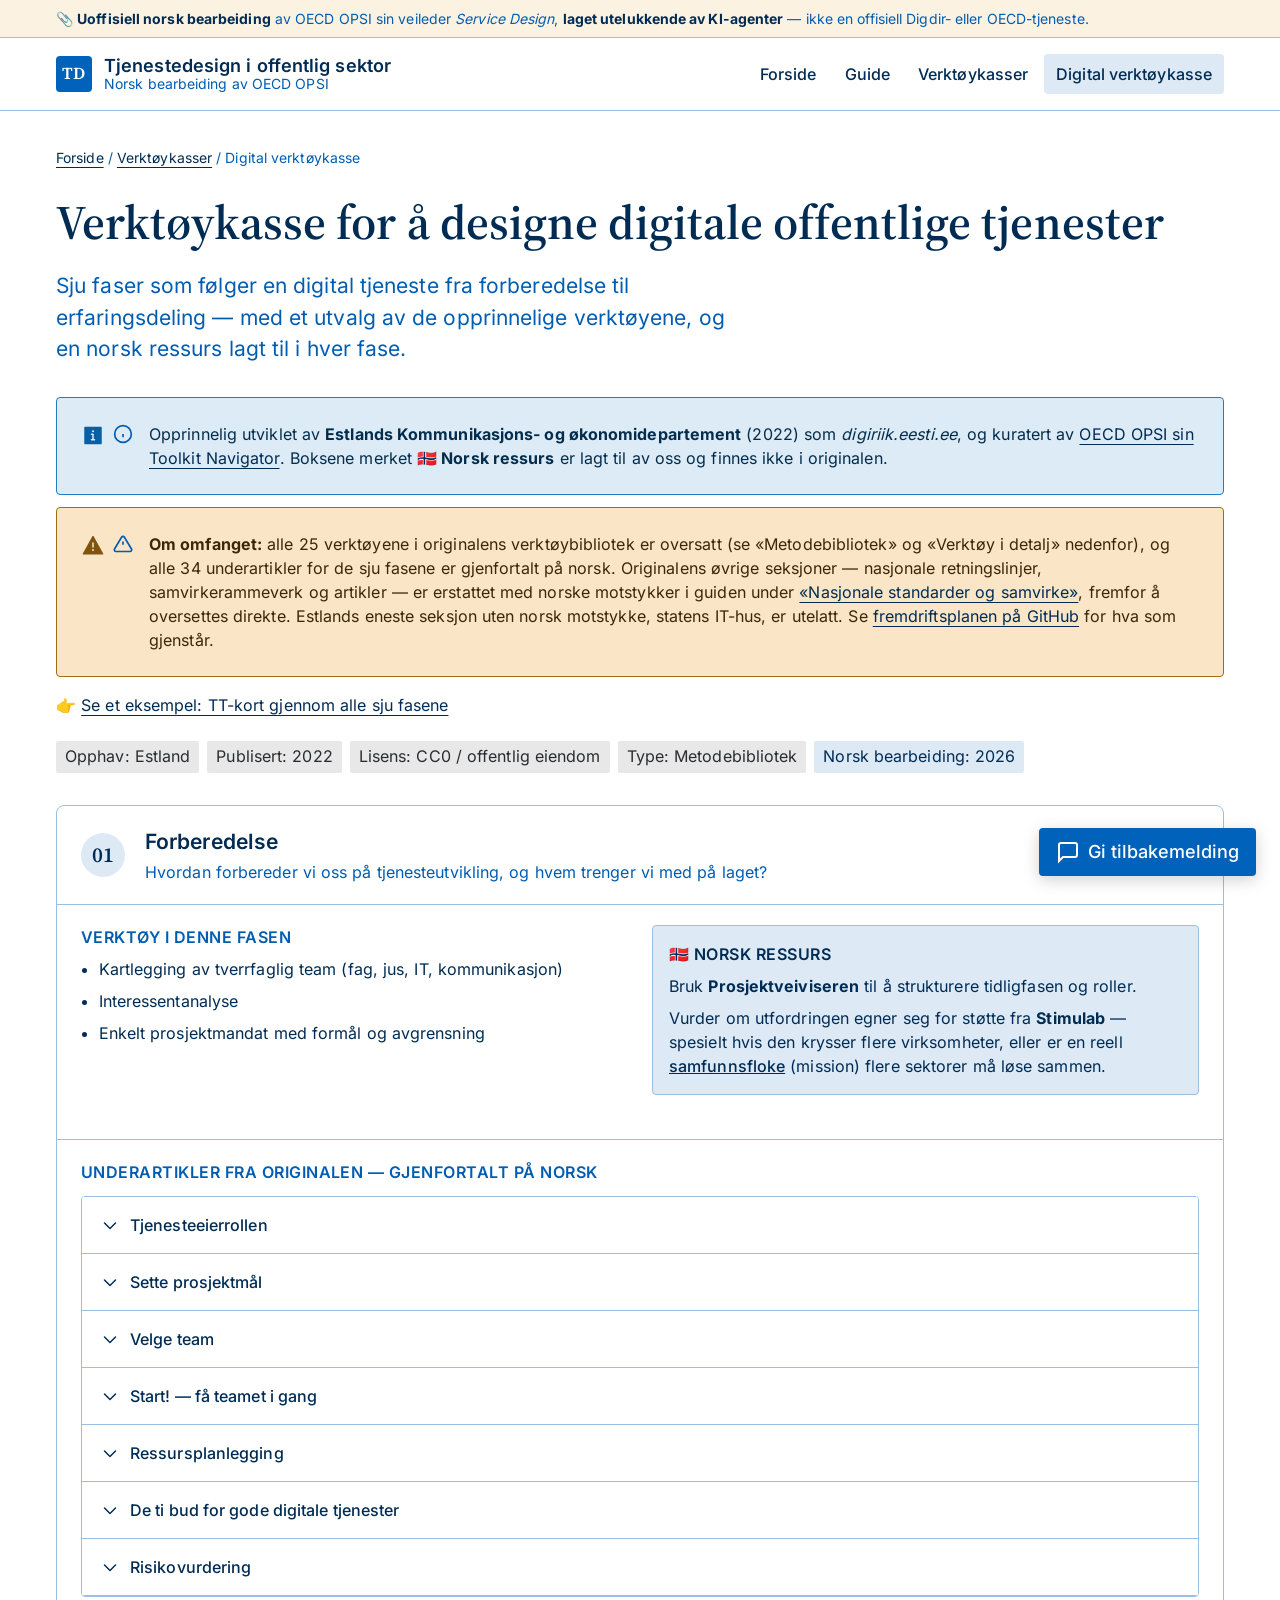
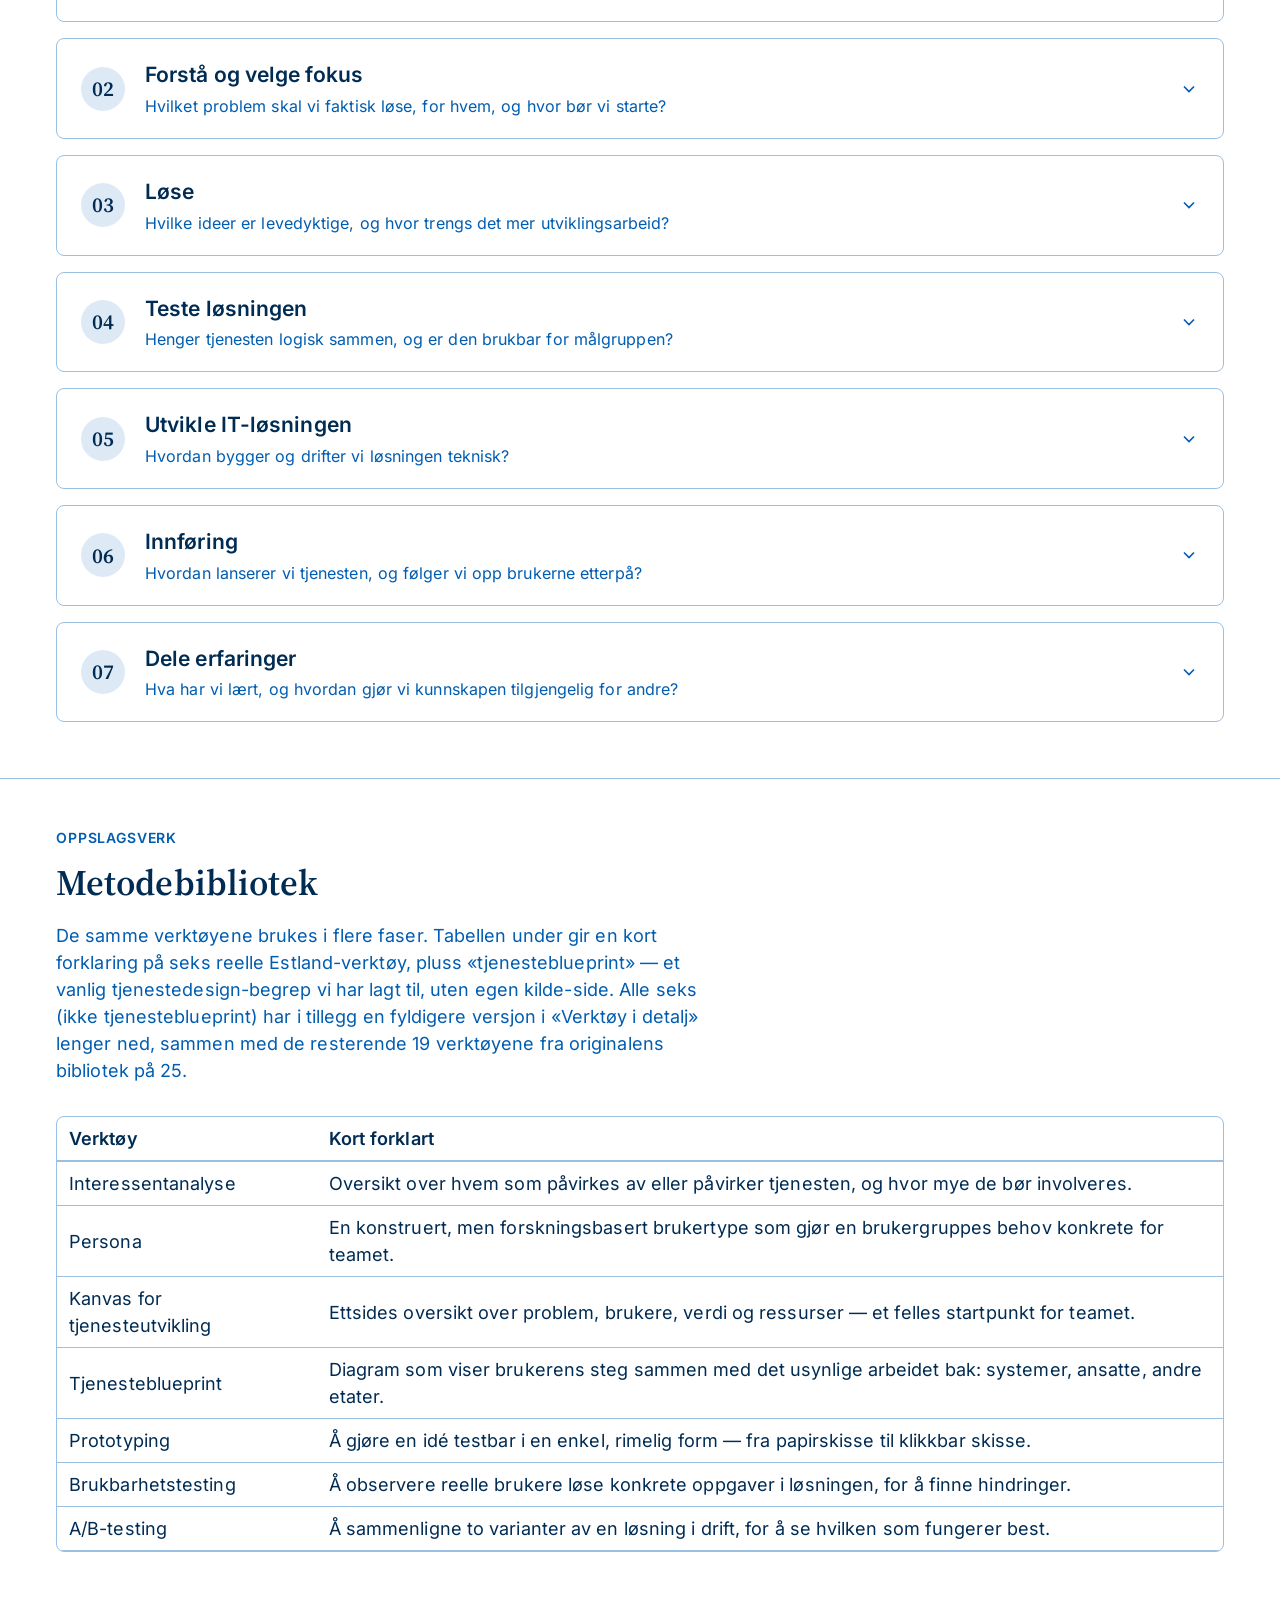
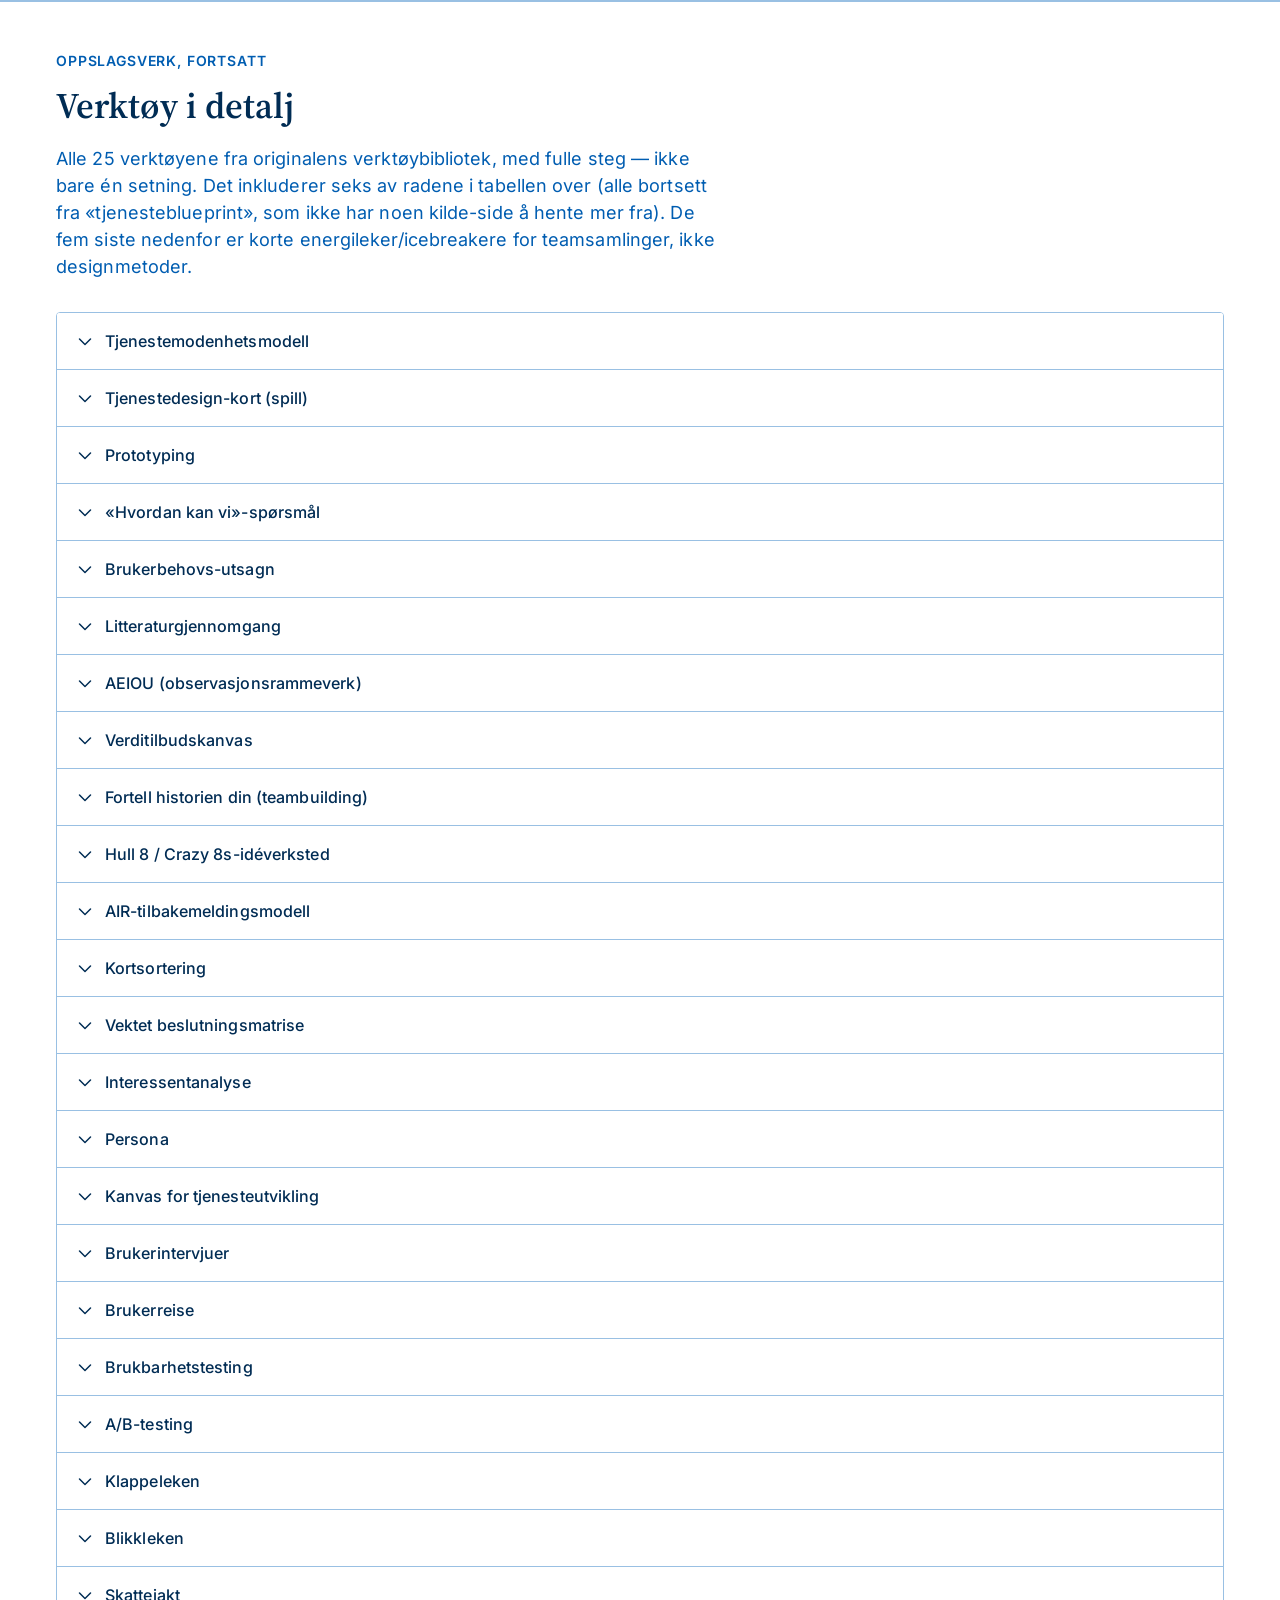
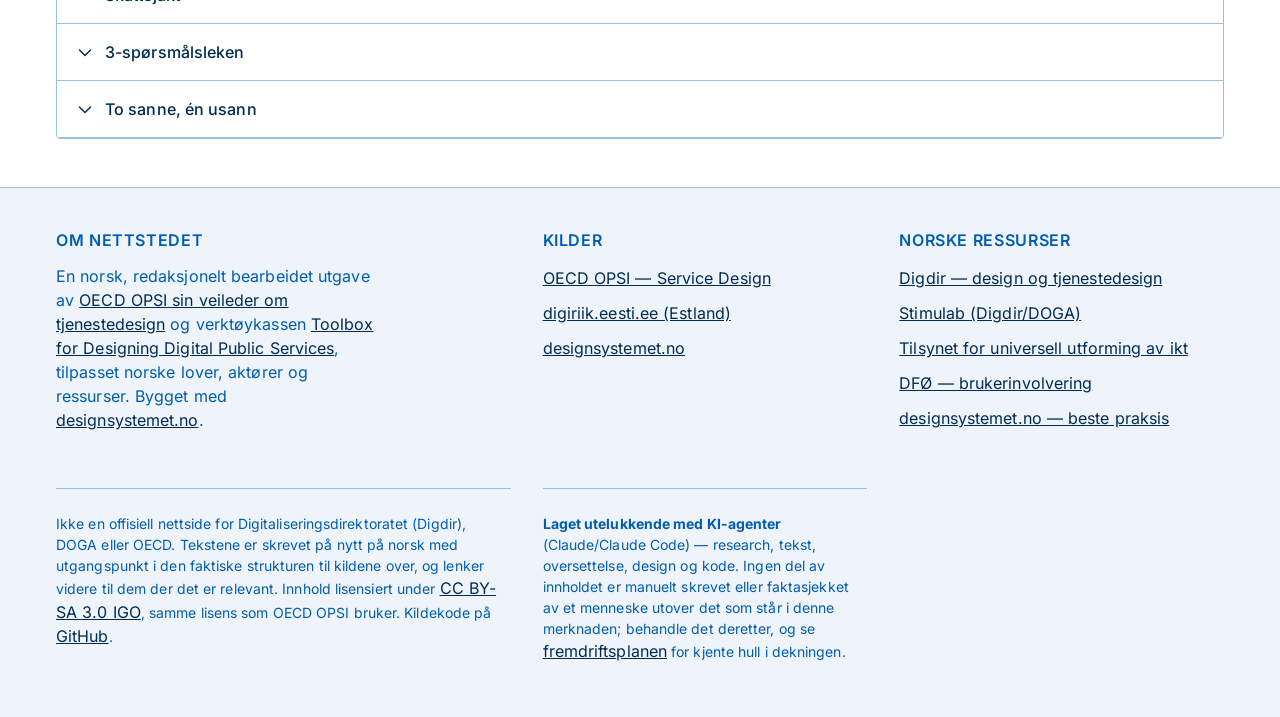
<file: verktoykasser/digitale-offentlige-tjenester/index.html>
<!DOCTYPE html>
<html lang="nb">
<head>
<meta charset="utf-8">
<meta name="viewport" content="width=device-width, initial-scale=1">
<title>Verktøykasse for digitale offentlige tjenester</title>
<meta name="description" content="Sju faser for å designe digitale offentlige tjenester, gjenfortalt på norsk fra Estlands digiriik.eesti.ee — alle underartikler og verktøy, med norske ressurser i hver fase.">
<link rel="canonical" href="https://finnuro.github.io/tjenestedesign-no/verktoykasser/digitale-offentlige-tjenester/">
<link rel="icon" href="../../assets/favicon.svg" type="image/svg+xml">
<link rel="stylesheet" href="../../assets/css/fonts.css">
<link rel="stylesheet" href="../../assets/css/vendor/designsystemet.css">
<link rel="stylesheet" href="../../assets/css/vendor/designsystemet-theme.css">
<link rel="stylesheet" href="../../assets/css/site.css">
<meta property="og:title" content="Verktøykasse for digitale offentlige tjenester">
<meta property="og:description" content="Sju faser for å designe digitale offentlige tjenester, gjenfortalt på norsk fra Estlands digiriik.eesti.ee — alle underartikler og verktøy, med norske ressurser i hver fase.">
<meta property="og:type" content="website">
</head>
<body>

<a class="ds-link skip-to-content" href="#main">Hopp til innhold</a>

<div class="disclaimer-bar">
  <div class="wrap">
    <span>📎 <strong>Uoffisiell norsk bearbeiding</strong> av OECD OPSI sin veileder <em>Service Design</em>, <strong>laget utelukkende av KI-agenter</strong> — ikke en offisiell Digdir- eller OECD-tjeneste.</span>
  </div>
</div>

<header class="site-header">
  <div class="wrap">
    <a class="brand plain" href="../../">
      <span class="brand__mark" aria-hidden="true">TD</span>
      <span class="brand__text">
        <span class="brand__title">Tjenestedesign i offentlig sektor</span>
        <span class="brand__subtitle">Norsk bearbeiding av OECD OPSI</span>
      </span>
    </a>
    <nav class="main-nav" aria-label="Hovedmeny">
      <a href="../../">Forside</a>
      <a href="../../guide/">Guide</a>
      <a href="../../verktoykasser/">Verktøykasser</a>
      <a href="../../verktoykasser/digitale-offentlige-tjenester/" aria-current="page">Digital verktøykasse</a>
    </nav>
  </div>
</header>

<main id="main">
  <div class="wrap page-head">
    <span style="font-size:var(--ds-body-xs-font-size); color:var(--ds-color-text-subtle);"><a class="ds-link" href="../../">Forside</a> / <a class="ds-link" href="../../verktoykasser/">Verktøykasser</a> / Digital verktøykasse</span>
    <h1>Verktøykasse for å designe digitale offentlige tjenester</h1>
    <p class="lead">Sju faser som følger en digital tjeneste fra forberedelse til erfaringsdeling — med et utvalg av de opprinnelige verktøyene, og en norsk ressurs lagt til i hver fase.</p>
  </div>

  <div class="wrap" style="padding-block: var(--ds-size-6) 0;">
    <div class="ds-alert" data-color="info">
      <div class="attribution-box">
        <svg xmlns="http://www.w3.org/2000/svg" width="20" height="20" viewBox="0 0 24 24" fill="none" stroke="currentColor" stroke-width="2" aria-hidden="true"><circle cx="12" cy="12" r="10"></circle><line x1="12" y1="16" x2="12" y2="12"></line><line x1="12" y1="8" x2="12.01" y2="8"></line></svg>
        <p style="margin:0; font-size:var(--ds-body-sm-font-size);">
          Opprinnelig utviklet av <strong>Estlands Kommunikasjons- og økonomidepartement</strong> (2022) som <em>digiriik.eesti.ee</em>, og kuratert av
          <a class="ds-link" href="https://oecd-opsi.org/toolkits/toolbox-for-designing-digital-public-services/" target="_blank" rel="noopener">OECD OPSI sin Toolkit Navigator</a>.
          Boksene merket <strong>🇳🇴 Norsk ressurs</strong> er lagt til av oss og finnes ikke i originalen.
        </p>
      </div>
    </div>

    <div class="ds-alert" data-color="warning" style="margin-top:var(--ds-size-3);">
      <div class="attribution-box">
        <svg xmlns="http://www.w3.org/2000/svg" width="20" height="20" viewBox="0 0 24 24" fill="none" stroke="currentColor" stroke-width="2" aria-hidden="true"><path d="M10.29 3.86 1.82 18a2 2 0 0 0 1.71 3h16.94a2 2 0 0 0 1.71-3L13.71 3.86a2 2 0 0 0-3.42 0Z"></path><line x1="12" y1="9" x2="12" y2="13"></line><line x1="12" y1="17" x2="12.01" y2="17"></line></svg>
        <p style="margin:0; font-size:var(--ds-body-sm-font-size);">
          <strong>Om omfanget:</strong> alle 25 verktøyene i originalens verktøybibliotek er oversatt (se «Metodebibliotek» og «Verktøy i detalj» nedenfor), og alle 34 underartikler for de sju fasene er gjenfortalt på norsk. Originalens øvrige seksjoner — nasjonale retningslinjer, samvirkerammeverk og artikler — er erstattet med norske motstykker i guiden under <a class="ds-link" href="../../guide/#nasjonale-standarder">«Nasjonale standarder og samvirke»</a>, fremfor å oversettes direkte. Estlands eneste seksjon uten norsk motstykke, statens IT-hus, er utelatt. Se
          <a class="ds-link" href="https://github.com/FinnurO/tjenestedesign-no/issues/1" target="_blank" rel="noopener">fremdriftsplanen på GitHub</a> for hva som gjenstår.
        </p>
      </div>
    </div>

    <p style="margin-top:var(--ds-size-4); font-size:var(--ds-body-sm-font-size);">👉 <a class="ds-link" href="eksempel-tt-kort/">Se et eksempel: TT-kort gjennom alle sju fasene</a></p>

    <div style="display:flex; gap:var(--ds-size-2); flex-wrap:wrap; margin-top:var(--ds-size-6);">
      <span class="ds-tag" data-color="neutral">Opphav: Estland</span>
      <span class="ds-tag" data-color="neutral">Publisert: 2022</span>
      <span class="ds-tag" data-color="neutral">Lisens: CC0 / offentlig eiendom</span>
      <span class="ds-tag" data-color="neutral">Type: Metodebibliotek</span>
      <span class="ds-tag" data-color="accent">Norsk bearbeiding: 2026</span>
    </div>

    <div class="phase-list">
    <details class="phase" open>
      <summary><span><span class="s-title">Forberedelse</span><span class="s-q">Hvordan forbereder vi oss på tjenesteutvikling, og hvem trenger vi med på laget?</span></span><svg class="chev" width="20" height="20" viewBox="0 0 24 24" fill="none" stroke="currentColor" stroke-width="2" aria-hidden="true"><polyline points="6 9 12 15 18 9"></polyline></svg></summary>
      <div class="phase-body">
        <div>
          <h4>Verktøy i denne fasen</h4>
          <ul>
            <li>Kartlegging av tverrfaglig team (fag, jus, IT, kommunikasjon)</li>
            <li>Interessentanalyse</li>
            <li>Enkelt prosjektmandat med formål og avgrensning</li>
          </ul>
        </div>
        <div class="no-callout">
          <h4>🇳🇴 Norsk ressurs</h4>
          <p>Bruk <strong>Prosjektveiviseren</strong> til å strukturere tidligfasen og roller.</p>
          <p>Vurder om utfordringen egner seg for støtte fra <strong>Stimulab</strong> — spesielt hvis den krysser flere virksomheter, eller er en reell <a href="https://www.digdir.no/stimulab/missions-en-ny-retning-samfunnsfloker/3072" target="_blank" rel="noopener">samfunnsfloke</a> (mission) flere sektorer må løse sammen.</p>
        </div>
      </div>
      <div class="phase-subarticles">
        <h4>Underartikler fra originalen — gjenfortalt på norsk</h4>
        <div class="phase-subarticles-list">
          <details class="ds-details">
            <summary>Tjenesteeierrollen</summary>
            <div>
              <p>En tjenesteeier er ikke nødvendigvis en tradisjonell prosjektleder, men den som har det interne forvalteransvaret: sikrer at brukernes behov er kartlagt, at tjenesten henger sammen med virksomhetens og samfunnets digitale strategi, og at det finnes en tydelig visjon for hvor tjenesten skal.</p>
              <p>Gode tjenesteeiere er gjerne engasjerte, samlende, beslutningsdyktige, nysgjerrige, fleksible, ærlige («design som om du har rett, lytt som om du tar feil») og rettferdige.</p>
              <p>Skill mellom prosjekt og tjeneste: et prosjekt har start og slutt, en tjeneste lever videre. Flere prosjekter kan høre til samme tjeneste over tid — tjenesteeieren har ansvaret på tvers av dem.</p>
            </div>
          </details>
          <details class="ds-details">
            <summary>Sette prosjektmål</summary>
            <div>
              <p>Målet er en tydelig, skriftlig forståelse av hvorfor endringen skal gjennomføres, og hvordan dere vil vite at den har lyktes. Spør: hvor begynner prosjektet, og hvor slutter det? Vanlige utgangspunkt er et oversett problem, behov for å fornye en eksisterende tjeneste, ønske om å digitalisere en prosess, eller behov for å redusere kostnader.</p>
              <p>Bruk gjerne en problemformulering med tre deler: målgruppen, selve problemet, og situasjonen det oppstår i. Bestem hvordan dere skal måle suksess <em>før</em> dere går videre — endres antall henvendelser, er resultatet målbart i kroner, reduseres arbeidsmengden for bestemte ansatte?</p>
              <p>Husk at målene bør revideres underveis — ny innsikt kan endre hva som er riktig mål. Neste steg: skriv formål og hovedmålinger i én til to setninger.</p>
            </div>
          </details>
          <details class="ds-details">
            <summary>Velge team</summary>
            <div>
              <p>Mål: et motivert, tverrfaglig team som faktisk bryr seg om at tjenesten lykkes. Ikke alle trenger å være med i alle beslutninger — men de rette folkene bør bidra på rett tidspunkt.</p>
              <p>Typiske roller fra idé til gjennomføring: tjenesteeier, en som leder brukerinnsikt, en designer (ofte ekstern, lager prototyper), en jurist. Internt bør dere i tillegg ha noen som skriver klart for brukerne, og en utvikler som kan varsle tidlig om tekniske utfordringer. Eksterne eksperter bidrar med spisskompetanse, men mangler deres organisasjons kontekst — ikke gi fra dere hele ansvaret.</p>
              <p>Enkel ansvarsmodell: sponsor (leder som gir mandat og ryggdekning), tjenesteeier (holder tråden), kjerneteam (utfører og er ansvarlige for resultatet), utvidet team (fageksperter på definerte områder) og ledelsen (tar endelige beslutninger, støtter kjerneteamet).</p>
              <p>Vurder om hele teamet bør delta i alle designbeslutninger, eller om en mindre designgruppe gir bedre resultater — for mange stemmer i designarbeid kan svekke sluttresultatet. Egne arbeidsgrupper kan være verdt å vurdere for: målgrupper/personas, visuell utforming, brukervennlighet/tilgjengelighet, innhold/tekst, valg av teknologi, juss/regelverk, og informasjonssikkerhet/personvern.</p>
            </div>
          </details>
          <details class="ds-details">
            <summary>Start! — få teamet i gang</summary>
            <div>
              <p>Mål: at teamet vil jobbe sammen og kjenner et reelt lagfellesskap. Fire ting bør på plass tidlig:</p>
              <ul>
                <li><strong>Retning</strong> — felles forståelse av oppdraget og hva suksess betyr, og at hvert medlem forstår sitt eget «hvorfor meg?».</li>
                <li><strong>Tillit</strong> — del hvem dere er, hvilke styrker dere har, hvordan dere helst jobber, og hva dere <em>ikke</em> forventer av hverandre.</li>
                <li><strong>Tydelige mål</strong> — diskuter antakelser, forventninger og begrensninger sammen, og sett konkrete suksesskriterier.</li>
                <li><strong>Forpliktelse</strong> — lag veikartet sammen som team: arbeidsprinsipper, beslutningsprosess, rollefordeling, ressursbehov.</li>
              </ul>
              <p>Tips: bruk <strong>IDOARRT</strong> — et enkelt rammeverk for å sette retning og mål på møter helt fra start — når dere planlegger workshops.</p>
            </div>
          </details>
          <details class="ds-details">
            <summary>Ressursplanlegging</summary>
            <div>
              <p>Er ikke totalbudsjettet fastsatt fra start: planlegg og kostnadsberegn trinnvis. Resultater fra én fase bør informere budsjetteringen av neste — det reduserer risikoen for at prosjektet strander fordi utviklingsbehovet ble undervurdert.</p>
              <p>Vanlig fallgruve: nye team begynner med å planlegge selve IT-utviklingen. Ikke gjør det — hva utviklingen faktisk krever, blir først tydelig i løsningsfasen. Del gjerne utviklingen i etapper, men kun hvis hver etappe gir en komplett, brukbar leveranse.</p>
              <p>Er brukersentrert design dyrt? Ikke nødvendigvis — jo mindre budsjett, desto større bør teamets egen innsats være. Eksempel på tre kostnadsnivåer: behovskartlegging som etnografi (dyrt), intervjuer (middels) eller kollegavurdering (billig); prototyping som HTML (dyrt), klikkbar prototype (middels) eller papirskisse (billig); validering som brukertesting (dyrt), hurtigtest (middels) eller uformell testing i det offentlige rom (billig).</p>
            </div>
          </details>
          <details class="ds-details">
            <summary>De ti bud for gode digitale tjenester</summary>
            <div>
              <p>Estland har formulert ti prinsipper for digitale tjenester i offentlig sektor — et godt utgangspunkt for en tilsvarende samtale i eget team, uansett land:</p>
              <ol>
                <li><strong>Finn det reelle brukerproblemet.</strong> Anta ikke at dere allerede vet hva problemet er — undersøk først, med ekte brukere.</li>
                <li><strong>Sett sammen et tverrfaglig team.</strong> Variert kompetanse og en endringsvillig holdning fanger opp juridiske, tekniske og brukervennlighetshensyn tidlig, før de blir dyre å rette opp.</li>
                <li><strong>Utforsk og test flere løsninger.</strong> Sammenlign alternative løsningsvarianter og idéer — den beste løsningen blir tydelig gjennom testing med ekte brukere, ikke gjennom antakelser på et møterom.</li>
                <li><strong>Ta høyde for fremtiden.</strong> Vurder fremvoksende teknologi og bredere samfunnstrender, slik at løsningen dere lager fortsatt er relevant om noen år.</li>
                <li><strong>Lag enkle, nødvendige tjenester.</strong> Design intuitive tjenester som løser reelle problemer — ikke gjenskap gammel papirlogikk digitalt, og følg prinsippet om at brukeren bare skal oppgi informasjon én gang.</li>
                <li><strong>Samskap med de berørte.</strong> Involver brukere, andre virksomheter og sivilsamfunnet tidlig — det reduserer fragmenterte løsninger og unngår at flere bygger det samme uavhengig av hverandre.</li>
                <li><strong>Sikre samvirke og gjenbruk.</strong> Følg etablerte samvirkerammeverk, gjenbruk eksisterende løsninger fremfor å bygge nytt, og gjør egen kode og egne data tilgjengelig for andre der det er mulig.</li>
                <li><strong>Jobb smidig.</strong> Gradvis fremgang, i korte sykluser, gir handlingsrom til å justere kursen basert på det dere faktisk lærer underveis.</li>
                <li><strong>Ivareta sikkerhet og åpenhet.</strong> Beskytt personvernet, gjennomfør risikovurderinger gjennom hele tjenestens levetid — ikke bare ved lansering — og oppretthold folks tillit til at data behandles ansvarlig.</li>
                <li><strong>Forvalt tjenesten aktivt.</strong> Utpek en tydelig eier, sett målbare mål, følg med på faktisk bruk, og ta forvaltningsbeslutninger basert på data — tjenesteforvaltning stopper ikke ved lansering.</li>
              </ol>
            </div>
          </details>
          <details class="ds-details">
            <summary>Risikovurdering</summary>
            <div>
              <p>Risikovurdering bør dekke: juridisk risiko (endringer i lov/forskrift), organisatorisk risiko (endrede strategier), risiko for teknisk/funksjonell svikt ved lansering, og brukervennlighetsrisiko — delt i om brukeren <em>forstår</em> tjenesten og om tjenesten <em>matcher</em> brukerens forventninger og vaner. Sistnevnte er ofte vanskeligst å fange opp på forhånd.</p>
            </div>
          </details>
        </div>
      </div>
    </details>

    <details class="phase">
      <summary><span><span class="s-title">Forstå og velge fokus</span><span class="s-q">Hvilket problem skal vi faktisk løse, for hvem, og hvor bør vi starte?</span></span><svg class="chev" width="20" height="20" viewBox="0 0 24 24" fill="none" stroke="currentColor" stroke-width="2" aria-hidden="true"><polyline points="6 9 12 15 18 9"></polyline></svg></summary>
      <div class="phase-body">
        <div>
          <h4>Verktøy i denne fasen</h4>
          <ul>
            <li>Kvalitative brukerintervjuer og observasjon</li>
            <li>Personas</li>
            <li>Problemformulering («hvordan kan vi …»)</li>
            <li>Prioritering av innsatsområde</li>
          </ul>
        </div>
        <div class="no-callout">
          <h4>🇳🇴 Norsk ressurs</h4>
          <p>Sjekk om problemet allerede er dekket av en av de <strong>sju prioriterte livshendelsene</strong> — da finnes det ofte innsikt og et tverretatlig miljø fra før.</p>
          <p><a href="https://arbeidsgiver.dfo.no/ressurser-og-verktoy/lede-prosesser-og-moter/involvere-utforske-og-prioritere/brukerinvolvering" target="_blank" rel="noopener">DFØ sin veileder om brukerinvolvering</a> går gjennom brukerintervju, brukerreise og persona som tre konkrete metoder, med tidsbruk og fremgangsmåte.</p>
          <p>Bygger du personas: se Digdirs <a href="https://www.digdir.no/klart-sprak/brukergrupper/4658" target="_blank" rel="noopener">seks digitalt sårbare brukergrupper</a> og <a href="https://designsystemet.no/no/best-practices/user-insight/user-groups-that-are-digitally-vulnerable/" target="_blank" rel="noopener">designsystemet.no sin beste praksis for dem</a>, eller bruk <a href="https://www.distriktssenteret.no/verktoy/personas" target="_blank" rel="noopener">Distriktssenterets persona-mal</a> (Word/ODT) som utgangspunkt.</p>
          <p>Skal tjenesten bygges i Altinn Studio: se plattformens egen <a href="https://docs.altinn.studio/nb/altinn-studio/v8/guides/design/insight/" target="_blank" rel="noopener">veiledning for innsiktsfasen</a>.</p>
        </div>
      </div>
      <div class="phase-subarticles">
        <h4>Underartikler fra originalen — gjenfortalt på norsk</h4>
        <div class="phase-subarticles-list">
          <details class="ds-details">
            <summary>Kartlegge dagens prosesser (AS-IS)</summary>
            <div>
              <p>Mål: godt nok grunnlag til å skrive et solid utkast til kravspesifikasjon, gjennom å forstå situasjonen slik den er i dag. AS-IS er situasjonen nå, TO-BE er den ønskede fremtidige løsningen.</p>
              <p>Bruk gjerne et «isfjell»-perspektiv med fire nivåer — det synlige problemet er ofte bare toppen: hendelsesnivå (enkelthendelser slik de oppleves), mønsternivå (når og hvor svikter tjenesten gjentatte ganger?), strukturnivå (hva forårsaker mønstrene?) og mentalt nivå (hvilke antakelser og holdninger opprettholder situasjonen?).</p>
              <p>Praktiske steg: (1) samle og oppsummer eksisterende kunnskap — analyser, veiledere, statistikk, (2) kartlegg interessenter — hvem leverer inn, hvem mottar resultatet, hvilke fagsystemer er involvert, (3) forbered brukerintervjuer — velg inntil tre hovedgrupper, (4) gjennomfør minst fem intervjuer, (5) utvikle personas fra funnene — prioriter de 20 % av brukeraktivitetene som er både hyppigst og vanskeligst, (6) kartlegg brukerreisen steg for steg, med tidsbruk og årsak til eventuell venting, (7) kartlegg selve saksbehandlingsflyten internt, (8) avklar regelverket — skyldes tregheter loven, eller bare intern praksis?</p>
            </div>
          </details>
          <details class="ds-details">
            <summary>Utarbeide kravspesifikasjon (designbrief)</summary>
            <div>
              <p>Mål: samle grunnlagsinformasjonen i ett dokument som beskriver <em>problemet</em>, ikke løsningen — både som utgangspunkt for designarbeidet og som underlag om dere senere skal anskaffe eksterne tjenester.</p>
              <p>Foreslått struktur: sammendrag (problem, målgruppens størrelse, nøkkeltall, mål, hvem som bestiller) → kort om egen virksomhet → beskrivelse av situasjonen (hva løses, hvorfor det er viktig, dagens flaskehalser, juridiske/tekniske hensyn, statistikk) → mål (ønsket endring, brukerbehov fra intervjuer/personas, målbare suksesskriterier) → tidligere arbeid (kost/nytte, risiko) → vedlegg (undersøkelser, visuell inspirasjon).</p>
              <p>Tre tommelfingerregler: beskriv problemet — ikke foreslå løsningen; ikke anta — skriv ned alt dere faktisk vet; hold dokumentet levende — oppdater det når dere lærer mer. Utpek gjerne én redaktør som holder dokumentet samlet, selv om hele teamet bidrar.</p>
            </div>
          </details>
          <details class="ds-details">
            <summary>Tilbakemelding i teamet</summary>
            <div>
              <p>Etter en intensiv fase med mange møter og mye produsert materiale: sett av tid til å se på hvordan samarbeidet faktisk fungerer, og gi hverandre tilbakemelding. To konkrete metoder å bruke: AIR-tilbakemeldingsmodellen, og «Start, Stop, Continue» — hva bør vi starte med, slutte med, og fortsette med?</p>
            </div>
          </details>
        </div>
      </div>
    </details>

    <details class="phase">
      <summary><span><span class="s-title">Løse</span><span class="s-q">Hvilke ideer er levedyktige, og hvor trengs det mer utviklingsarbeid?</span></span><svg class="chev" width="20" height="20" viewBox="0 0 24 24" fill="none" stroke="currentColor" stroke-width="2" aria-hidden="true"><polyline points="6 9 12 15 18 9"></polyline></svg></summary>
      <div class="phase-body">
        <div>
          <h4>Verktøy i denne fasen</h4>
          <ul>
            <li>Idémyldring på tvers av fag</li>
            <li>Kanvas for offentlig tjenesteutvikling</li>
            <li>Grovsortering og konseptutvikling</li>
          </ul>
        </div>
        <div class="no-callout">
          <h4>🇳🇴 Norsk ressurs</h4>
          <p>Involver reelle brukere og førstelinjen i samskaping — en forutsetning for støtte fra <strong>Stimulab</strong>, og god praksis uansett finansiering.</p>
        </div>
      </div>
      <div class="phase-subarticles">
        <h4>Underartikler fra originalen — gjenfortalt på norsk</h4>
        <div class="phase-subarticles-list">
          <details class="ds-details">
            <summary>Snakke med berørte parter</summary>
            <div>
              <p>Mål: redusere risiko, støtte en vellykket utvikling, og skape synergier med eksisterende løsninger. Dere har allerede kartlagt hvem tjenesten berører (registre, andre tjenester) — nå er tiden inne for å ta kontakt og avtale et planavklaringsmøte.</p>
              <p>Steg: innkall til møte(r) med de berørte partene → presenter arbeidet og designgrunnlaget teamet har gjort så langt → gi alle berørte parter mulighet til å komme med tilbakemelding → presiser dokumenter og underlag ved behov → få de nødvendige avtalene på plass.</p>
            </div>
          </details>
          <details class="ds-details">
            <summary>Idémyldringsverksted</summary>
            <div>
              <p>Mål: sikre at ingen gode idéer går tapt fordi de er uvante eller mangler et sted å bli delt. Kjør et idémyldringsverksted med teamet, gjerne med Hull 8/Crazy 8s som metode.</p>
              <p>Alternativ ved fastlåst tenkning: «verst tenkelige idé» — hver deltaker skriver ned de verste (dyreste, mest ineffektive, mest urealistiske) ideene de kan komme på, teamet velger ut tre, og utvikler i fellesskap hvordan de kan snus til noe faktisk brukbart. Bra for å friske opp tenkningen når dere står fast. Velg til slutt ut 2–3 av de beste ideene å jobbe videre med.</p>
            </div>
          </details>
          <details class="ds-details">
            <summary>Personvern- og regelverksavklaringer</summary>
            <div>
              <p>Mål: sikre at tjenesten kan realisere sitt fulle potensial, uten at juridisk usikkerhet forsinker utviklingen senere. Samle en arbeidsgruppe (evt. med jurist/personvernombud) og avklar: hvilke lover og forskrifter gjelder? Hvilke krav til universell utforming gjelder? Hvilket rettslig grunnlag finnes for å bruke eksisterende data eller koble til andre virksomheters registre? Hva kreves på kort sikt kontra om fem år?</p>
              <p>Legg spesielt merke til situasjoner der regelverket selv bør endres — meld dette til riktig eier eller virksomhetens juridiske avdeling. Kom tilbake til dette steget når de første idéene er klare, det må valideres flere ganger underveis. Bruker tjenesten KI, involver fageksperter tidlig.</p>
            </div>
          </details>
          <details class="ds-details">
            <summary>Beskrive ønsket tjeneste</summary>
            <div>
              <p>Mål: velge det beste løsningsalternativet, og dokumentere tydelig hva dere forventer av den nye eller endrede tjenesten. Vurder hver idé mot minst fire kriterier: hvor godt den møter brukernes forventninger, hva som må endres i organisering/teknikk/regelverk, om endringene er realistiske å gjennomføre, og om de forventede gevinstene faktisk vil inntreffe.</p>
              <p>Før dere går videre, bør hele teamet kunne svare tydelig på: hvilket problem løser vi, hva forårsaket situasjonen, hva er suksesskriteriene, hvem lager vi løsningen for og hvilket behov dekker vi, hva er visjonen, hvilken verdi skaper den, og hvilke ressurser/begrensninger har vi? Skriv svarene kort og presist ned.</p>
            </div>
          </details>
        </div>
      </div>
    </details>

    <details class="phase">
      <summary><span><span class="s-title">Teste løsningen</span><span class="s-q">Henger tjenesten logisk sammen, og er den brukbar for målgruppen?</span></span><svg class="chev" width="20" height="20" viewBox="0 0 24 24" fill="none" stroke="currentColor" stroke-width="2" aria-hidden="true"><polyline points="6 9 12 15 18 9"></polyline></svg></summary>
      <div class="phase-body">
        <div>
          <h4>Verktøy i denne fasen</h4>
          <ul>
            <li>Brukerreise / tjenestereise</li>
            <li>Tjenesteblueprint</li>
            <li>Prototyping (papir til klikkbart)</li>
            <li>Brukbarhetstesting</li>
          </ul>
        </div>
        <div class="no-callout">
          <h4>🇳🇴 Norsk ressurs</h4>
          <p>Test allerede nå mot <strong>WCAG-kravene</strong> — <a href="https://www.uutilsynet.no/" target="_blank" rel="noopener">Tilsynet for universell utforming av ikt</a> har sjekklister du kan bruke direkte på prototypen.</p>
          <p>Krysser tjenesten flere virksomheter? Digdirs <a href="https://www.digdir.no/digital-samhandling/kart-tjenestekjeder/4168" target="_blank" rel="noopener">kart for tjenestekjeder</a> supplerer tjenesteblueprinten med hvilke hendelser, tjenester og data som utløses hos hvem — og hvor det butter mot regelverk eller autentisering.</p>
          <p>Skal tjenesten bygges i Altinn Studio: bruk plattformens eget <a href="https://docs.altinn.studio/nb/altinn-studio/v8/guides/design/prototype/" target="_blank" rel="noopener">Prototype-kit</a> for en klikkbar prototype, og se veiledningen for <a href="https://docs.altinn.studio/nb/altinn-studio/v8/guides/design/usertest/" target="_blank" rel="noopener">brukertesting</a>.</p>
        </div>
      </div>
      <div class="phase-subarticles">
        <h4>Underartikler fra originalen — gjenfortalt på norsk</h4>
        <div class="phase-subarticles-list">
          <details class="ds-details">
            <summary>Brukerreiser (TO-BE) og prototype</summary>
            <div>
              <p>Mål: validere at løsningen faktisk møter brukernes reelle behov — ikke bare antatte behov. Prototypen trenger ikke være vakker, den må være brukbar og gi svar. Kartlegg brukerens steg gjennom tjenesten, og lag en prototype av dem. Vær nøye med begrepsbruk og tekst — er den forståelig, kan den forenkles, er den konsekvent, er tonen vennlig? Papir, Miro eller Figma er alle gode verktøy — bruk gjerne komponenter fra et etablert designsystem.</p>
              <p>Seks kjennetegn på en god prototype: konsistens (samme mønstre og navngivning gjennom hele løsningen), tilgjengelighet (kontrast, skjermleser-støtte, WCAG), gjenoppretting (bekreftelsesdialoger, angre-funksjoner, tydelige feilmeldinger), hukommelse (ikke krev at brukeren husker for mye), effektivitet (kort navigasjon, autoutfylling, autolagring), og språk (ingen intern sjargong, forklarte forkortelser, klart språk).</p>
            </div>
          </details>
          <details class="ds-details">
            <summary>Brukertesting</summary>
            <div>
              <p>Mål: validere om forståelsen dere har av brukeropplevelsen faktisk stemmer med hvordan brukerne selv opplever den. Fokuser på vanlige scenarioer, men ta med noen ytterpunkter. Formuler oppgavene konkret, uten å avsløre detaljer om prototypen eller stille ledende spørsmål.</p>
              <p>Universell utforming kan ikke legges til billig i etterkant — den må være et designmål fra start, og testes med ekte brukere, ikke bare simuleres. Foretrekk en klikkbar prototype; alternativt «Trollmannen fra Oz»-testing der fasilitator manuelt viser fram grensesnittets respons. Seks steg for testing i det offentlige rom: hils og introduser → rekrutter deltakere (10–15 min) → still filterspørsmål → gjennomfør testen → takk deltakeren → analyser og valider/avkreft hypotesene.</p>
            </div>
          </details>
          <details class="ds-details">
            <summary>Dokumentasjon</summary>
            <div>
              <p>Mål: sikre åpenhet og en felles forståelse i teamet, og unngå misforståelser når utviklingsfasen starter. Skriv heller ned for mye enn for lite — godt dokumenterte prosjekter har lavere risiko for forsinkelser. Bruk delte samarbeidsverktøy, og del dokumentasjonen med alle involverte tidlig.</p>
              <p>Bør dekke: prosjektbeskrivelse, problemdefinisjon, mål og målinger, hva som er innenfor/utenfor omfang, nøkkelkontakter, risikoer, møtereferater, og validerte hypoteser fra brukertesting — pluss en funksjonell beskrivelse (brukerreiser, feilpunkter, innholdsmodell) og en teknisk beskrivelse (arkitektur, infrastruktur, datamodell, integrasjoner, ytelseskrav).</p>
            </div>
          </details>
          <details class="ds-details">
            <summary>Pilotprosjekt</summary>
            <div>
              <p>«Selv verdens beste prototype kan ikke erstatte følelsen av faktisk å prøve en løsning, eller å kunne klikke seg gjennom den.» Mål: vurdere om brukertesting bør skje gjennom et pilotprosjekt i tillegg til (eller i stedet for) prototyping — det gir mer realistisk, ekte tilbakemelding.</p>
              <p>Bygg om mulig og test en minste levedyktige versjon (MVP): bruk komponenter fra et eksisterende designsystem, et enkelt headless CMS, eller simuler databehandling lokalt i nettleseren. Rådfør deg gjerne med et IT-arkitekturpanel eller fagmiljøet — det sparer utviklingstid. Gir piloten gode resultater, går dere videre med en mer utviklet versjon.</p>
            </div>
          </details>
        </div>
      </div>
    </details>

    <details class="phase">
      <summary><span><span class="s-title">Utvikle IT-løsningen</span><span class="s-q">Hvordan bygger og drifter vi løsningen teknisk?</span></span><svg class="chev" width="20" height="20" viewBox="0 0 24 24" fill="none" stroke="currentColor" stroke-width="2" aria-hidden="true"><polyline points="6 9 12 15 18 9"></polyline></svg></summary>
      <div class="phase-body">
        <div>
          <h4>Verktøy i denne fasen</h4>
          <ul>
            <li>Teknisk arkitektur og valg av plattform</li>
            <li>Smidig utvikling med jevnlig brukertesting</li>
            <li>Plan for datadeling og API-er</li>
          </ul>
        </div>
        <div class="no-callout">
          <h4>🇳🇴 Norsk ressurs</h4>
          <p>Utnytt det felles økosystemet: Altinn Studio for skjema og saksflyt, ID-porten/Maskinporten for innlogging, og designsystemet.no for grensesnittet.</p>
          <p>Skal tjenesten bygges i Altinn Studio: se plattformens egne <a href="https://docs.altinn.studio/nb/altinn-studio/v8/guides/design/guidelines/" target="_blank" rel="noopener">designretningslinjer</a> (komponenter, tilgjengelighet, språk) og <a href="https://docs.altinn.studio/nb/altinn-studio/v8/guides/development/" target="_blank" rel="noopener">fullstendige utviklerdokumentasjon</a> for de tekniske detaljene. Vi har også en egen <a href="../../verktoykasser/digitale-offentlige-tjenester/altinn-studio-app/">praktisk, trinnvis metode for å bygge en Altinn Studio-app</a>, basert på erfaring fra reelle prosjekter.</p>
        </div>
      </div>
      <div class="phase-subarticles">
        <h4>Underartikler fra originalen — gjenfortalt på norsk</h4>
        <div class="phase-subarticles-list">
          <details class="ds-details">
            <summary>Utviklingsplan</summary>
            <div>
              <p>Nøkkelspørsmål: hvordan kan eksisterende kode, infrastruktur og kompetanse gjenbrukes? Hva må bygges fra bunnen? Bruk funnene fra prototyping og pilotprosjekt til å identifisere utviklingsbehovet, og prioriter med rammeverket «nå — snart — en gang i fremtiden».</p>
              <p>Nyttige prioriteringsverktøy: KJ-metoden (affinitetsdiagram), Kano-modellen, og prioritering etter brukerbehov. Sett av en dataansvarlig i teamet — datakvalitet påvirker tjenestekvaliteten direkte. Husk også felles, tverrgående krav (arkitektur, sikkerhet, interoperabilitet) som gjelder for offentlige IT-prosjekter i din kontekst.</p>
            </div>
          </details>
          <details class="ds-details">
            <summary>Finne et utviklingsteam</summary>
            <div>
              <p>For teknisk komplekse løsninger og ved anskaffelse: sett sammen en beskrivelse av ønsket funksjonalitet, på samme måte som en kravspesifikasjon. Hvordan dere setter sammen selve utviklingsteamet avhenger av virksomhetens egne rutiner og omfanget av arbeidet — sjekk interne anskaffelses- og bemanningsrutiner, dokumenter kravene grundig, og identifiser de tekniske teammedlemmene dere trenger.</p>
            </div>
          </details>
          <details class="ds-details">
            <summary>Skape en utviklingskultur</summary>
            <div>
              <p>Smidig utvikling handler i bunn og grunn om én ting: en måte å organisere teamets arbeid på, uten unødvendige møter eller overstyring. Når noe endrer seg (ny informasjon, nye teammedlemmer), bør roller, ansvar, begrepsbruk og mål gjennomgås på nytt med det samme.</p>
              <p>Unntaket fra «færrest mulig møter»: <strong>retrospektiv</strong> («retro») — en jevnlig samtale om hvordan teamet jobber og hva som kan bli bedre, bør ikke kuttes. La hvert teammedlem si ifra om hva som ville støttet dem best, og finn sammen den arbeidsformen som er mest produktiv og trivelig.</p>
            </div>
          </details>
          <details class="ds-details">
            <summary>Designsystemer</summary>
            <div>
              <p>Etter at utviklingskulturen er på plass: lag den visuelle utformingen av grensesnittet. Bruk et eksisterende designsystem fremfor å bygge nytt — det reduserer kostnader og sikrer konsistens på tvers av offentlige digitale tjenester (i Norge: designsystemet.no).</p>
              <p>Et designsystem er en samling komponenter og retningslinjer for å lage brukergrensesnitt. Trenger dere en ny komponent underveis, bidra den gjerne tilbake til eieren av designsystemet, slik at andre prosjekter kan gjenbruke den.</p>
            </div>
          </details>
          <details class="ds-details">
            <summary>Selve utviklingen</summary>
            <div>
              <p>Fire steg: samle inn innspill → lag en fungerende versjon → få den til å fungere riktig → gjør den rask. <strong>Alfa-fase:</strong> målet er en løsning som fungerer i praksis — trenger ikke være vakker, men reelt funksjonell. Jobb i korte sykluser (idé → brukerhistorie → kode → server) slik at nye funksjoner kan testes ukentlig. En brukerhistorie: «Som innlogget bruker ønsker jeg [hva], for [hvorfor]».</p>
              <p><strong>Beta-fase:</strong> en mer detaljert versjon, med bredere brukertesting. Universell utforming kan ikke legges til i et ferdig produkt — den må adresseres i hvert steg. Design også for feiltilstander: tomme tilstander, lasting, dårlig nettforbindelse, systemfeil, brukerfeil. Test både at løsningen fungerer teknisk riktig, og at den svarer på det opprinnelige behovet.</p>
            </div>
          </details>
          <details class="ds-details">
            <summary>Webanalyse</summary>
            <div>
              <p>«Du kan bare fikse problemer du er klar over.» Webanalyse samler statistiske, ikke-personlige data om hvordan tjenesten faktisk brukes (Google Analytics og Matomo er de vanligste verktøyene). Spørsmål å søke svar på: hvor raskt går systemet ved normal og topp belastning? Hvor faller brukere fra? Hvilke lenker/knapper klikkes mest?</p>
              <p>Vurder fire kategorier av målinger: virksomhetens økonomi/effektivitet, bruken av selve e-tjenesten, tekniske ytelsesindikatorer, og brukertilfredshet. Bruk SMART-kriterier (spesifikk, målbar, oppnåelig, relevant, tidsbestemt), og sett opp et personvernvennlig målesystem før dere går videre til innføring.</p>
            </div>
          </details>
        </div>
      </div>
    </details>

    <details class="phase">
      <summary><span><span class="s-title">Innføring</span><span class="s-q">Hvordan lanserer vi tjenesten, og følger vi opp brukerne etterpå?</span></span><svg class="chev" width="20" height="20" viewBox="0 0 24 24" fill="none" stroke="currentColor" stroke-width="2" aria-hidden="true"><polyline points="6 9 12 15 18 9"></polyline></svg></summary>
      <div class="phase-body">
        <div>
          <h4>Verktøy i denne fasen</h4>
          <ul>
            <li>Lanseringsplan og kommunikasjon</li>
            <li>Opplæring av ansatte i førstelinjen</li>
            <li>Forvaltningsmodell for videre drift</li>
          </ul>
        </div>
        <div class="no-callout">
          <h4>🇳🇴 Norsk ressurs</h4>
          <p>Bruk <a href="https://www.digdir.no/klart-sprak/ny-veileder-om-klart-sprak-i-utvikling-av-digitale-tjenester/3603" target="_blank" rel="noopener">veilederen som kobler klarspråk og tjenestedesign</a> når tekstene i tjenesten skal ferdigstilles.</p>
        </div>
      </div>
      <div class="phase-subarticles">
        <h4>Underartikler fra originalen — gjenfortalt på norsk</h4>
        <div class="phase-subarticles-list">
          <details class="ds-details">
            <summary>Organisere intern opplæring</summary>
            <div>
              <p>Mål: en opplæringsøkt i en positiv atmosfære, der støttepersonell (f.eks. kundeservice) kan forberede seg på lanseringen. Økten bør introdusere den nye løsningen, forklare utviklingsreisen og hvilke virksomheter som var involvert, forklare hva som endrer seg for sluttbrukeren, klargjøre forventninger, og dele hvilke spørsmål brukerne trolig vil stille.</p>
              <p>Skap et rom der det er trygt å spørre, og la deltakerne prøve løsningen selv. Gjennomfør opplæringen før dere går live.</p>
            </div>
          </details>
          <details class="ds-details">
            <summary>Teknisk overvåking</summary>
            <div>
              <p>Tidlig feildeteksjon gjør problemer raskere, billigere og enklere å løse — på tvers av tjenester, servere, domener og tilknyttede systemer. Sett opp automatisk feilvarsling fremfor å vente på at frustrerte brukere melder fra selv. Avklar hvem som skal varsles for hvilke typer feil, og — viktigst — invester tid i å finne og fikse rotårsaken, ikke bare symptomene.</p>
            </div>
          </details>
          <details class="ds-details">
            <summary>A/B-testing av videre forbedringer</summary>
            <div>
              <p>Mål: finne ut hvilken av to like løsningsvarianter (A og B) brukerne foretrekker. Kjør versjon A (eksisterende) og versjon B (ny) parallelt, og fordel brukere mellom dem etter hvor kritisk tjenesten er (f.eks. 10–20 % ser B). Sett en tidsramme — en bestemt periode, eller til et gitt antall brukere har sett B.</p>
              <p>Forbered dere: vær tydelige på hva dere faktisk sammenligner, sett opp analyseverktøyet på forhånd, og avklar med kundeservice hvordan data samles inn. Involver utviklerne allerede i prototype-fasen — de kan ikke bestemme suksesskriteriene, det må komme fra virksomheten selv. Vinner B, erstatter den eksisterende løsning.</p>
            </div>
          </details>
          <details class="ds-details">
            <summary>Myk lansering (soft launch)</summary>
            <div>
              <p>Innfør nye eller endrede tjenester gradvis, ikke med brask og bram. Gjør tjenesten tilgjengelig for brukerne i en «oppvarmingsperiode» — gjerne en uke — før dere begynner å markedsføre den, slik at dere rekker å rette opp tekniske og interne prosessfeil først. Sett i gang tjenesten, og markedsfør den <em>deretter</em>.</p>
              <p>Sjekk samtidig at den oppdaterte tjenesten er lagt inn i en eventuell offentlig tjenestekatalog dere har i egen virksomhet eller sektor.</p>
            </div>
          </details>
          <details class="ds-details">
            <summary>Offentlig informasjon</summary>
            <div>
              <p>Etter lansering: sørg for at informasjonen når alle som trenger den. Kommunikasjonsavdelingen bør allerede kjenne til prosjektet fra før. Forbered en pressemelding og eventuelt en markedsføringsstrategi sammen med kommunikasjonsteamet.</p>
            </div>
          </details>
          <details class="ds-details">
            <summary>Innhente tilbakemeldinger</summary>
            <div>
              <p>Målinger etablerer status og gir retning for videre forbedring. Jo flere brukere, jo mer tilbakemelding — se etter gjentakende utsagn dere faktisk kan handle på. Husk: brukere av obligatoriske offentlige tjenester klager oftere enn de roser — som fortau: en godt utformet tjeneste blir usynlig, en dårlig utformet skaper spontane klager. Skill følelsesmessige kommentarer fra reelle problemer.</p>
              <p>Metoder: analyseverktøy (Google Analytics, Matomo), spørreundersøkelser (skjema, brukertester, kortsortering), og Net Promoter Score (NPS) — brukere svarer 0–10 på hvor sannsynlig de er til å anbefale tjenesten; promotører (9–10) minus kritikere (0–6) gir NPS-scoren.</p>
            </div>
          </details>
          <details class="ds-details">
            <summary>Videre forbedring</summary>
            <div>
              <p>Ingen tjeneste er noensinne helt ferdig. Forbedre langs tre akser: stabilitet, brukervennlighet og hastighet. Offentlige tjenester er ikke som forbrukerprogramvare — hyppige, små endringer kan i sum forvirre faste brukere som kommer tilbake måneder senere. Foretrekk planlagte, samlede endringer fremfor kontinuerlige småjusteringer, og fortsett å oppdatere utviklingsplanen basert på tilbakemeldingene dere samler inn.</p>
            </div>
          </details>
        </div>
      </div>
    </details>

    <details class="phase">
      <summary><span><span class="s-title">Dele erfaringer</span><span class="s-q">Hva har vi lært, og hvordan gjør vi kunnskapen tilgjengelig for andre?</span></span><svg class="chev" width="20" height="20" viewBox="0 0 24 24" fill="none" stroke="currentColor" stroke-width="2" aria-hidden="true"><polyline points="6 9 12 15 18 9"></polyline></svg></summary>
      <div class="phase-body">
        <div>
          <h4>Verktøy i denne fasen</h4>
          <ul>
            <li>Kort erfaringsrapport (hva fungerte / hva ville vi gjort annerledes)</li>
            <li>Dele metoder og maler i eget fagnettverk</li>
          </ul>
        </div>
        <div class="no-callout">
          <h4>🇳🇴 Norsk ressurs</h4>
          <p>Del casen med <strong>DOGA/Stimulab</strong> eller som innspill til <a href="https://oecd-opsi.org/guide/service-design/" target="_blank" rel="noopener">OECD OPSI</a>, slik at andre norske virksomheter kan finne den igjen.</p>
        </div>
      </div>
      <div class="phase-subarticles">
        <h4>Underartikler fra originalen — gjenfortalt på norsk</h4>
        <div class="phase-subarticles-list">
          <details class="ds-details">
            <summary>Teaminternt tilbakeblikk (retro)</summary>
            <div>
              <p>Vellykket tjeneste- og prosjektledelse krever evnen til å se tilbake på det som er gjort. Gjennomfør retrospektiv-møter underveis i prosjektet (f.eks. hvert kvartal), ikke bare til slutt — det gir kontinuerlig forbedring av arbeidsmåten. Se på hele prosjektet helhetlig. Verktøy: Miro, Figma, Metro Retro, eller ganske enkelt en tavle og lapper.</p>
            </div>
          </details>
          <details class="ds-details">
            <summary>Skrive en erfaringshistorie</summary>
            <div>
              <p>Oppsummer det dere har lært, til bruk internt og for andre. Gode erfaringshistorier hjelper nye tjenesteeiere og prosjektteam å lære av andres feil, hente inspirasjon fra det som fungerte, og gjennomføre nye prosjekter mer effektivt.</p>
              <p>Foreslått struktur: kort prosjektsammendrag → tjenesteoversikt → problembeskrivelse → løsningen → teknologien som ble brukt → teamsammensetning → viktige beslutningspunkter, suksesser og læringsmomenter. Erfaringshistorier kan også være video eller annet format — velg det som passer publikummet.</p>
            </div>
          </details>
          <details class="ds-details">
            <summary>Presentere resultater</summary>
            <div>
              <p>Del erfaringene og resultatene med kolleger — i egen virksomhet, i fagnettverk, eller i bransjefora. Se etter muligheter til å vise fram en vellykket tjeneste, gjerne også utenfor egen virksomhet.</p>
            </div>
          </details>
        </div>
      </div>
    </details>
    </div>
  </div>

  <section class="section" id="metodebibliotek" style="border-top:1px solid var(--ds-color-border-subtle); margin-top:var(--ds-size-14); scroll-margin-top:5.5rem;">
    <div class="wrap">
      <div class="section-head">
        <span class="kicker">Oppslagsverk</span>
        <h2>Metodebibliotek</h2>
        <p>De samme verktøyene brukes i flere faser. Tabellen under gir en kort forklaring på seks reelle Estland-verktøy, pluss «tjenesteblueprint» — et vanlig tjenestedesign-begrep vi har lagt til, uten egen kilde-side. Alle seks (ikke tjenesteblueprint) har i tillegg en fyldigere versjon i «Verktøy i detalj» lenger ned, sammen med de resterende 19 verktøyene fra originalens bibliotek på 25.</p>
      </div>
      <div class="table-scroll">
        <table class="ds-table">
          <thead><tr><th scope="col">Verktøy</th><th scope="col">Kort forklart</th></tr></thead>
          <tbody>
            <tr><td>Interessentanalyse</td><td>Oversikt over hvem som påvirkes av eller påvirker tjenesten, og hvor mye de bør involveres.</td></tr>
            <tr><td>Persona</td><td>En konstruert, men forskningsbasert brukertype som gjør en brukergruppes behov konkrete for teamet.</td></tr>
            <tr><td>Kanvas for tjenesteutvikling</td><td>Ettsides oversikt over problem, brukere, verdi og ressurser — et felles startpunkt for teamet.</td></tr>
            <tr><td>Tjenesteblueprint</td><td>Diagram som viser brukerens steg sammen med det usynlige arbeidet bak: systemer, ansatte, andre etater.</td></tr>
            <tr><td>Prototyping</td><td>Å gjøre en idé testbar i en enkel, rimelig form — fra papirskisse til klikkbar skisse.</td></tr>
            <tr><td>Brukbarhetstesting</td><td>Å observere reelle brukere løse konkrete oppgaver i løsningen, for å finne hindringer.</td></tr>
            <tr><td>A/B-testing</td><td>Å sammenligne to varianter av en løsning i drift, for å se hvilken som fungerer best.</td></tr>
          </tbody>
        </table>
      </div>
    </div>
  </section>

  <section class="section" style="border-top:1px solid var(--ds-color-border-subtle);">
    <div class="wrap">
      <div class="section-head">
        <span class="kicker">Oppslagsverk, fortsatt</span>
        <h2>Verktøy i detalj</h2>
        <p>Alle 25 verktøyene fra originalens verktøybibliotek, med fulle steg — ikke bare én setning. Det inkluderer seks av radene i tabellen over (alle bortsett fra «tjenesteblueprint», som ikke har noen kilde-side å hente mer fra). De fem siste nedenfor er korte energileker/icebreakere for teamsamlinger, ikke designmetoder.</p>
      </div>
      <div class="tool-details-list">
        <details class="ds-details">
          <summary>Tjenestemodenhetsmodell</summary>
          <div>
            <p class="meta" style="margin-bottom:var(--ds-size-3);"><span>⏱ 1–2 dager</span><span>·</span><span>👥 2–10 personer</span><span>·</span><span>Middels</span></p>
            <p>Et regneark-basert egenvurderingsverktøy som måler hvor moden en tjeneste er langs flere dimensjoner, med automatisk poengberegning per blokk og totalt.</p>
            <p>Brukes til å vurdere en eksisterende tjeneste, eller som utgangspunkt og kontrollpunkt når en ny tjeneste utvikles eller videreutvikles.</p>
          </div>
        </details>
        <details class="ds-details">
          <summary>Tjenestedesign-kort (spill)</summary>
          <div>
            <p class="meta" style="margin-bottom:var(--ds-size-3);"><span>⏱ Fleksibelt</span><span>·</span><span>👥 Team</span><span>·</span><span>Lav–middels</span></p>
            <p>Et spillbasert planleggingsverktøy — fem spillebrett og 60 kort (rolle-, aktivitets-, metodikk- og risikokort) som hjelper teamet planlegge et tjenesteutviklingsprosjekt gjennom kreativ problemløsning.</p>
            <p>Fem spillemåter dekker ulike behov: målsetting, rask oversikt, detaljert handlingsplan, fordeling av arbeidsmengde i teamet, og risikoanalyse. Skriv ut materialet (eller bruk et digitalt whiteboard), utpek en spilleder, og velg spillemåte sammen som team.</p>
          </div>
        </details>
        <details class="ds-details">
          <summary>Prototyping</summary>
          <div>
            <p class="meta" style="margin-bottom:var(--ds-size-3);"><span>⏱ 1–2 dager</span><span>·</span><span>👥 2–10 personer</span><span>·</span><span>Lav</span></p>
            <p>Lag en tidlig modell av løsningen for å teste den med ekte brukere før den bygges ferdig. To nivåer: <strong>lo-fi</strong> (papirskisse, ikke klikkbar — billig, rask, god for tidlig konseptvalidering) og <strong>hi-fi</strong> (klikkbar, ligner sluttproduktet — god for å teste konkrete detaljer og vise fram til ledelsen).</p>
            <p>Brukes i løse- og teste-fasene, etter at brukerinnsikt er samlet og en løsningsretning er valgt.</p>
          </div>
        </details>
        <details class="ds-details">
          <summary>«Hvordan kan vi»-spørsmål</summary>
          <div>
            <p class="meta" style="margin-bottom:var(--ds-size-3);"><span>⏱ 1–2 timer</span><span>·</span><span>👥 2–10 personer</span><span>·</span><span>Lav</span></p>
            <p>Skriv om hvert brukerbehov/persona til et åpent «hvordan kan vi …»-spørsmål. Eksempel: behovet «Riina må raskt oppdatere en digital resept» blir «Hvordan kan vi hjelpe Riina å oppdatere en resept så raskt som mulig?»</p>
            <p>Bruk spørsmålene som utgangspunkt for idémyldring i teamet, gjerne kombinert med Hull 8/Crazy 8s under.</p>
          </div>
        </details>
        <details class="ds-details">
          <summary>Brukerbehovs-utsagn</summary>
          <div>
            <p class="meta" style="margin-bottom:var(--ds-size-3);"><span>⏱ 1–2 timer</span><span>·</span><span>👥 2–10 personer</span><span>·</span><span>Lav</span></p>
            <p>Én kort setning per persona som fanger et konkret behov, etter malen «[Bruker] trenger [behov], for å [mål]». Eksempel: «Riina, sykepleier og mor til to, må raskt oppdatere barnets digitale resept uten å gå ut av komfortsonen sin, for å sikre at medisinbeholdningen ikke går tom.»</p>
            <p>Viktig: behovet skal være forskningsbasert, ikke noe teamet dikter opp — og aldri formulert som en løsning eller en konkret funksjon.</p>
          </div>
        </details>
        <details class="ds-details">
          <summary>Litteraturgjennomgang</summary>
          <div>
            <p class="meta" style="margin-bottom:var(--ds-size-3);"><span>⏱ 1–2 dager</span><span>·</span><span>👥 2–10 personer</span><span>·</span><span>Lav</span></p>
            <p>Systematisk gjennomgang av eksisterende forskning og fagstoff om temaet, i forstå-fasen, før løsninger utformes: (1) avgrens hvilke fagområder prosjektet berører, (2) søk med relevante søkeord i Google Scholar, biblioteker, fagtidsskrifter, (3) vurder kildene kritisk, (4) sorter funn tematisk, (5) prioriter det direkte relevante, (6) referer konsekvent.</p>
            <p><span class="no-resource-label">🇳🇴 Norsk ressurs</span><a href="https://kudos.dfo.no/" target="_blank" rel="noopener">Kudos</a> (DFØ) samler over 40 000 evalueringer, utredninger, NOU-er og andre kunnskapsdokumenter fra forvaltningen — ofte mer relevant enn akademiske databaser for denne typen litteraturgjennomgang.</p>
          </div>
        </details>
        <details class="ds-details">
          <summary>AEIOU (observasjonsrammeverk)</summary>
          <div>
            <p class="meta" style="margin-bottom:var(--ds-size-3);"><span>⏱ Feltobservasjon</span><span>·</span><span>Lav–middels</span></p>
            <p>Et rammeverk for strukturerte brukerobservasjoner, med fem kategorier: <strong>A</strong>ktiviteter (hva folk faktisk gjør), <strong>E</strong>nvironment/miljø (fysiske og sanselige omgivelser), <strong>I</strong>nteraksjoner (hvordan folk bruker systemer og tjenester), <strong>O</strong>bjekter (fysiske gjenstander involvert), <strong>U</strong>sers/brukere (hvem som er til stede, og relasjonene mellom dem).</p>
            <p>Lag én rute per kategori på et skjema, og fyll ut underveis i feltobservasjon — brukes når prosjektet faktisk krever å observere brukere i deres egen kontekst.</p>
          </div>
        </details>
        <details class="ds-details">
          <summary>Verditilbudskanvas</summary>
          <div>
            <p class="meta" style="margin-bottom:var(--ds-size-3);"><span>⏱ 1–2 timer</span><span>·</span><span>👥 2–10 personer</span><span>·</span><span>Middels</span></p>
            <p>Et topartskanvas som kobler brukerens smertepunkter, gleder og hovedaktiviteter (høyre side) mot hvordan tjenesten faktisk løser dem (venstre side) — målet er at de to sidene skal henge sammen.</p>
            <p>Steg: gjennomfør brukerintervjuer og lag personas → fyll ut brukerprofilen → fyll ut verdikartet (hva lindrer smertene, hva skaper gevinst, hvilke konkrete løsninger) → sjekk at sidene faktisk matcher.</p>
          </div>
        </details>
        <details class="ds-details">
          <summary>Fortell historien din (teambuilding)</summary>
          <div>
            <p class="meta" style="margin-bottom:var(--ds-size-3);"><span>⏱ 1–2 timer</span><span>·</span><span>👥 2–10 personer</span><span>·</span><span>Middels</span></p>
            <p>En strukturert historiefortellings-øvelse for å bygge tillit i teamet: tre runder (barndom, tidlig voksenliv, i dag) på fargekodede lapper, etterfulgt av at hver deltaker forteller sin historie (~4 minutter). Brukes ved oppstart av nye team, eller når teamet gjenforenes etter en pause.</p>
            <p>Fasilitatoransvar: skap et trygt rom. Deltakere kan holde tilbake det de ikke ønsker å dele, og følelser som dukker opp er helt normalt.</p>
          </div>
        </details>
        <details class="ds-details">
          <summary>Hull 8 / Crazy 8s-idéverksted</summary>
          <div>
            <p class="meta" style="margin-bottom:var(--ds-size-3);"><span>⏱ 1–2 timer</span><span>·</span><span>👥 2–40 personer</span><span>·</span><span>Lav</span></p>
            <p>Rask idémyldring: hver deltaker bretter et A4-ark i åtte, og tegner eller skriver 8 ideer på 8 minutter (ett minutt per idé).</p>
            <p>Så: velg de tre beste ideene og presenter dem → teamet bygger videre med «ja, og …» → avstemning på minst tre ideer som går videre → arbeidsgrupper detaljerer hver idé (storyboard, papirprototype, rollespill) → prioriter til slutt med en beslutningsmatrise (under).</p>
          </div>
        </details>
        <details class="ds-details">
          <summary>AIR-tilbakemeldingsmodell</summary>
          <div>
            <p class="meta" style="margin-bottom:var(--ds-size-3);"><span>⏱ ~1 time</span><span>·</span><span>👥 2–40 personer</span><span>·</span><span>Middels</span></p>
            <p>En trestegs modell for konstruktiv tilbakemelding: <strong>Action</strong> — konkret observert handling («da du …»), <strong>Impact</strong> — hvordan det påvirket deg («det gjorde at jeg …»), <strong>Request</strong> — en SMART-formulert forespørsel («ville du vært villig til …?»).</p>
            <p>Prinsipper: beskriv handling, ikke karakter; snakk i jeg-form; vær konkret og betimelig; balanser positivt og konstruktivt; lytt uten å avbryte. Brukes løpende i teamsamarbeidet — se også «Tilbakemelding i teamet» i fase 1.</p>
          </div>
        </details>
        <details class="ds-details">
          <summary>Kortsortering</summary>
          <div>
            <p class="meta" style="margin-bottom:var(--ds-size-3);"><span>⏱ Flere deltakere</span><span>·</span><span>Lav–middels</span></p>
            <p>Deltakere sorterer kort med innholdselementer i grupper som gir mening for dem — avdekker hvordan folk faktisk tenker om struktur, og brukes til å bygge menyer, navigasjon og informasjonsarkitektur.</p>
            <p>Steg: skriv ett element per kort (15–80 kort avhengig av omfang) → rekrutter minst 15 deltakere som ikke har vært involvert i utviklingen → la dem sortere fritt, det finnes ingen feil svar → la dem navngi gruppene sine <em>etter</em> sortering → spør gjerne hvorfor de sorterte som de gjorde → analyser mønstre på tvers av alle deltakere. Brukes i løse-fasen.</p>
          </div>
        </details>
        <details class="ds-details">
          <summary>Vektet beslutningsmatrise</summary>
          <div>
            <p class="meta" style="margin-bottom:var(--ds-size-3);"><span>⏱ 1–2 timer</span><span>·</span><span>👥 2–10 personer</span><span>·</span><span>Lav</span></p>
            <p>Sammenlign flere løsningsalternativer mot flere kriterier med ulik viktighet, og kom fram til en begrunnet rangering. Brukes i løse-fasen når flere løsninger er aktuelle og valget må begrunnes overfor andre.</p>
            <p>Steg: (1) list opp alle løsningsalternativene som rader, (2) list opp kriteriene som avgjør valget (kostnad, brukerverdi, gjennomføringstid …) som kolonner, (3) gi hvert kriterium en vekt, f.eks. 1–5, (4) poengsett hver løsning på hvert kriterium med samme skala, (5) multipliser vekt × poeng og summer per løsning — høyest totalsum vinner.</p>
          </div>
        </details>
        <details class="ds-details">
          <summary>Interessentanalyse</summary>
          <div>
            <p class="meta" style="margin-bottom:var(--ds-size-3);"><span>⏱ 1–2 timer</span><span>·</span><span>👥 2–10 personer</span><span>·</span><span>Middels</span></p>
            <p>Kartlegg alle som blir påvirket av eller påvirker tjenesten — personer, grupper eller organisasjoner som har interesse i, bekymring for, eller innflytelse over resultatet. Brukes i forstå-fasen, når dere har nok grunnlag til å begynne å strukturere det.</p>
            <p>Steg: (1) idémyldre alle mulige interessenter på papir, tavle eller i Miro — sikt på fullstendighet, ikke kortfattethet, (2) grupper og navngi resultatene etter fellestrekk: hvem hører til samme kategori, og hvilke kategorier manglet dere først? Resultatet er et kart som viser interessenter med roller og relasjoner synlige — det minner teamet på hvem prosjektet påvirker, hvem som har mest innflytelse, og hvor ressursene bør rettes.</p>
          </div>
        </details>
        <details class="ds-details">
          <summary>Persona</summary>
          <div>
            <p class="meta" style="margin-bottom:var(--ds-size-3);"><span>⏱ 1–2 dager</span><span>·</span><span>👥 2–10 personer</span><span>·</span><span>Lav</span></p>
            <p>Arketypiske brukere hvis mål og egenskaper representerer behovene til en større brukergruppe — vanligvis presentert som ett–to-siders dokumenter med atferdsmønstre, mål, ferdigheter, holdninger og bakgrunn. Brukes i forstå-fasen før designarbeidet starter, eller etter brukertesting for å forstå tilbakemeldinger bedre. Forutsetter brukerintervjuer eller eksisterende brukerforskning.</p>
            <p>Steg: (1) gjennomgå brukerdata fra intervjuene — identifiser smertepunkter, hindringer, mål og behov, (2) let etter atferdsmønstre på tvers av intervjuobjektene (bakgrunn, atferd, personlighet, hindringer, mål, behov), (3) visualiser personaen tydelig og forståelig. En persona skal representere en brukergruppe, ikke en spesifikk, ekte person.</p>
          </div>
        </details>
        <details class="ds-details">
          <summary>Kanvas for tjenesteutvikling</summary>
          <div>
            <p class="meta" style="margin-bottom:var(--ds-size-3);"><span>⏱ 1–2 dager</span><span>·</span><span>👥 2–10 personer</span><span>·</span><span>Middels</span></p>
            <p>Et strategisk planleggingsverktøy som kartlegger aktivitetene som trengs for å forbedre en tjeneste, interessentene som er involvert, deres prioriteringer, og hvordan alt henger sammen. Fylles ut gradvis gjennom prosjektet, etter hvert som informasjon kommer fra interessentkartlegging, brukerintervjuer, brukerreiser og verditilbudsarbeid.</p>
            <p>Ni steg: (1) identifiser visjonen — hvorfor gjør vi dette, hva vil vi oppnå, for hvem? (2) identifiser roller i fire grupper: eiere/byggere, partnere/tilretteleggere, brukere/kunder, og nytteeiere (de som drar nytte uten nødvendigvis å bruke tjenesten selv), (3) identifiser nøkkelaktiviteter, (4) avklar tilgjengelige ressurser (penger, folk, politisk støtte, teknologi), (5) kartlegg brukerreiser, (6) bestem leveringskanaler (digitalt, fysisk, mobil), (7) definer verditilbudet med verditilbudskanvas, (8) identifiser gevinster og hvordan de måles, (9) lag en «heispitch» — en fengende introduksjon på maks 30 sekunder.</p>
          </div>
        </details>
        <details class="ds-details">
          <summary>Brukerintervjuer</summary>
          <div>
            <p class="meta" style="margin-bottom:var(--ds-size-3);"><span>⏱ 1–2 uker</span><span>·</span><span>👥 2–10 personer</span><span>·</span><span>Middels</span></p>
            <p>Én-til-én-samtaler med brukere om et gitt tema — bruk, atferd, følelser, vaner. Kan være strukturerte (fast spørsmålsskjema, lett å kontrollere og analysere) eller ustrukturerte (fri flyt, mer komfortabelt for deltakeren). Brukes i forstå-fasen før design starter, eller etter brukertesting for å forstå tilbakemeldinger bedre.</p>
            <p>Fem steg: (1) sett et konkret, realistisk mål — et for bredt mål gjør intervjuene mislykkede, (2) forbered spørsmål på forhånd: ett element per spørsmål, spør om konkrete hendelser fremfor generelle prosesser, unngå ledende, lukkede eller tvetydige spørsmål, (3) forbered oppfølgingsspørsmål, (4) gjennomfør intervjuet — forklar formålet, lytt aktivt, ikke avbryt, start med enkle åpne spørsmål, vær ekte, (5) analyser notater/opptak i etterkant og se etter gjentakende mønstre på tvers av deltakerne.</p>
          </div>
        </details>
        <details class="ds-details">
          <summary>Brukerreise</summary>
          <div>
            <p class="meta" style="margin-bottom:var(--ds-size-3);"><span>⏱ 1–2 timer</span><span>·</span><span>👥 2–10 personer</span><span>·</span><span>Middels</span></p>
            <p>Et diagram som visualiserer brukerens vei gjennom en tjeneste — fra første kontakt til langvarig bruk — inkludert mål, motivasjon og følelser underveis. Fungerer for både dagens situasjon (AS-IS) og en ønsket fremtid (TO-BE). Forutsetter kjennskap til personas og gjennomført brukerforskning.</p>
            <p>Steg: (1) lag én brukerreise per persona — ulike personas har ulike behov, mål og smertepunkter som påvirker forskjellige steg i reisen, (2) plasser brukerens mål og handlinger kronologisk på en tidslinje (typiske faser: oppdagelse, bli kjent, bruk), (3) bygg videre med tanker og følelser fra brukerforskningen — vær spesielt oppmerksom på hvor brukeren står fast eller blir skuffet.</p>
          </div>
        </details>
        <details class="ds-details">
          <summary>Brukbarhetstesting</summary>
          <div>
            <p class="meta" style="margin-bottom:var(--ds-size-3);"><span>⏱ 1–2 timer per økt</span><span>·</span><span>👥 2–10 personer</span><span>·</span><span>Middels</span></p>
            <p>La ekte brukere prøve tjenesten mens dere observerer atferd og reaksjoner — for å avdekke forvirrende punkter og forbedringsmuligheter før lansering. Brukes i teste-fasen, når en fungerende prototype eller MVP finnes.</p>
            <p>Fem steg: (1) bestem hva som skal testes, basert på teamets antakelser om styrker og svakheter, (2) lag konkrete, målbare oppgaver som treffer tjenestens viktigste funksjoner, (3) sett tydelige kriterier for hva som regnes som bestått, (4) skriv en testplan (mål, opptaksmetode, bakgrunn, deltakerspørsmål, oppgaver), (5) gjennomfør testen — hold deg nøytral, følg planen, noter grundig.</p>
          </div>
        </details>
        <details class="ds-details">
          <summary>A/B-testing</summary>
          <div>
            <p class="meta" style="margin-bottom:var(--ds-size-3);"><span>⏱ 1–2 uker</span><span>·</span><span>👥 2–10 personer</span><span>·</span><span>Høy</span></p>
            <p>Del brukerne tilfeldig i to grupper som møter hver sin variant (A og B) av en løsning, og mål hvilken som presterer best. Viser <em>hvilken</em> løsning som virker best, ikke <em>hvorfor</em> — supplér derfor gjerne med kvalitative intervjuer. Krever en ferdig eller fungerende prototype som oppleves som ekte for brukeren.</p>
            <p>Sentrale steg: test kun én variabel om gangen (farge, plassering, tekst) → sett en tydelig hypotese og suksessmål på forhånd → lag en kontrollversjon (A) og en utfordrer (B) → fordel testgruppene likt og tilfeldig, og kjør dem samtidig (tidspunkt/vær/høytider kan skjeve resultatet ellers) → gi testen nok tid til å bli statistisk pålitelig → vinner én variant klart, avvikle den andre; er resultatet uklart, undersøk hvorfor og prøv en ny hypotese.</p>
          </div>
        </details>
        <details class="ds-details">
          <summary>Klappeleken</summary>
          <div>
            <p class="meta" style="margin-bottom:var(--ds-size-3);"><span>⏱ Opptil 1 time</span><span>·</span><span>👥 2–10 personer</span><span>·</span><span>Lav</span></p>
            <p>Energilek: deltakerne står i ring. Person A får øyekontakt med nabo B og klapper samtidig med dem — kun øyekontakt, ingen ord. B sender klappet videre til C på samme måte, og runden fortsetter i stadig raskere tempo.</p>
            <p>Videre variant («dobbeltklapp»): når gruppen mestrer grunnversjonen, kan retningen snus — B holder blikket på A i stedet for å gå videre, de klapper igjen sammen, og A snur til sin andre nabo. Brukes når som helst gruppen trenger en rask energi-boost.</p>
          </div>
        </details>
        <details class="ds-details">
          <summary>Blikkleken</summary>
          <div>
            <p class="meta" style="margin-bottom:var(--ds-size-3);"><span>⏱ Opptil 1 time</span><span>·</span><span>👥 2–10 personer</span><span>·</span><span>Lav</span></p>
            <p>Deltakerne står i ring og unngår å møte hverandres blikk. Fasilitator roper «hoder ned» (alle ser i bakken) og «hoder opp» (alle ser rett på en annen deltaker).</p>
            <p>Får to deltakere øyekontakt samtidig, peker de på hverandre og lager en høylytt lyd — så forlater begge ringen. Fortsett til to personer er igjen for en siste runde. Brukes når en trøtt gruppe trenger rask oppkvikking.</p>
          </div>
        </details>
        <details class="ds-details">
          <summary>Skattejakt</summary>
          <div>
            <p class="meta" style="margin-bottom:var(--ds-size-3);"><span>⏱ Opptil 1 time</span><span>·</span><span>👥 2–10 personer</span><span>·</span><span>Lav</span></p>
            <p>For videomøter: fasilitator utroper en «skatt» — f.eks. yndlingskoppen din, noe rødt, en bok du nylig har lest — og deltakerne løper for å finne den hjemme og vise den fram på kamera.</p>
            <p>Poeng til den som er raskest tilbake, og til den med mest interessante gjenstand. Brukes når som helst et digitalt møte trenger en energi-boost.</p>
          </div>
        </details>
        <details class="ds-details">
          <summary>3-spørsmålsleken</summary>
          <div>
            <p class="meta" style="margin-bottom:var(--ds-size-3);"><span>⏱ Opptil 1 time</span><span>·</span><span>👥 2–10 personer</span><span>·</span><span>Lav</span></p>
            <p>Hver deltaker skriver tre åpne spørsmål på hver sin lapp — f.eks. «Når lo du sist av full hals?», «Hvilken ferdighet vil du helst lære deg?». Deltakerne går rundt og stiller hverandre spørsmål én til én; når noen har svart, gir spørsmålsstilleren fra seg lappen.</p>
            <p>Fortsett til alle har snakket med alle, og heng lappene opp på veggen etterpå som samtalestartere. Brukes tidlig i et teams liv, eller når teamet gjenforenes etter en pause.</p>
          </div>
        </details>
        <details class="ds-details">
          <summary>To sanne, én usann</summary>
          <div>
            <p class="meta" style="margin-bottom:var(--ds-size-3);"><span>⏱ Opptil 1 time</span><span>·</span><span>👥 2–10 personer</span><span>·</span><span>Lav</span></p>
            <p>Hver deltaker finner på tre påstander om seg selv — to sanne og én usann — og resten av gruppen gjetter hvilken som er usann, før personen avslører svaret. Kan varieres med fire påstander der to er usanne.</p>
            <p>Deltakerne bestemmer selv hvor mye de vil dele. Brukes tidlig i et teams liv, eller når teamet gjenforenes etter en pause.</p>
          </div>
        </details>
      </div>
    </div>
  </section>
</main>

<footer class="site-footer">
  <div class="wrap">
    <div>
      <h3>Om nettstedet</h3>
      <p style="font-size:var(--ds-body-sm-font-size); color:var(--ds-color-text-subtle); max-width:32ch; margin:0;">
        En norsk, redaksjonelt bearbeidet utgave av
        <a href="https://oecd-opsi.org/guide/service-design/" target="_blank" rel="noopener">OECD OPSI sin veileder om tjenestedesign</a>
        og verktøykassen
        <a href="https://oecd-opsi.org/toolkits/toolbox-for-designing-digital-public-services/" target="_blank" rel="noopener">Toolbox for Designing Digital Public Services</a>,
        tilpasset norske lover, aktører og ressurser. Bygget med
        <a href="https://designsystemet.no/" target="_blank" rel="noopener">designsystemet.no</a>.
      </p>
    </div>
    <div>
      <h3>Kilder</h3>
      <ul>
        <li><a href="https://oecd-opsi.org/guide/service-design/" target="_blank" rel="noopener">OECD OPSI — Service Design</a></li>
        <li><a href="https://digiriik.eesti.ee/" target="_blank" rel="noopener">digiriik.eesti.ee (Estland)</a></li>
        <li><a href="https://designsystemet.no/" target="_blank" rel="noopener">designsystemet.no</a></li>
      </ul>
    </div>
    <div>
      <h3>Norske ressurser</h3>
      <ul>
        <li><a href="https://www.digdir.no/innovasjon/design/3075" target="_blank" rel="noopener">Digdir — design og tjenestedesign</a></li>
        <li><a href="https://doga.no/aktiviteter/design-og-innovasjon/stimulab/" target="_blank" rel="noopener">Stimulab (Digdir/DOGA)</a></li>
        <li><a href="https://www.uutilsynet.no/" target="_blank" rel="noopener">Tilsynet for universell utforming av ikt</a></li>
        <li><a href="https://arbeidsgiver.dfo.no/ressurser-og-verktoy/lede-prosesser-og-moter/involvere-utforske-og-prioritere/brukerinvolvering" target="_blank" rel="noopener">DFØ — brukerinvolvering</a></li>
        <li><a href="https://designsystemet.no/no/best-practices" target="_blank" rel="noopener">designsystemet.no — beste praksis</a></li>
      </ul>
    </div>
    <p class="fine">
      Ikke en offisiell nettside for Digitaliseringsdirektoratet (Digdir), DOGA eller OECD. Tekstene er skrevet på nytt på norsk med utgangspunkt i den faktiske strukturen til kildene over, og lenker videre til dem der det er relevant. Innhold lisensiert under
      <a href="https://creativecommons.org/licenses/by-sa/3.0/igo/" target="_blank" rel="noopener">CC BY-SA 3.0 IGO</a>, samme lisens som OECD OPSI bruker. Kildekode på
      <a href="https://github.com/FinnurO/tjenestedesign-no" target="_blank" rel="noopener">GitHub</a>.
    </p>
    <p class="fine">
      <strong>Laget utelukkende med KI-agenter</strong> (Claude/Claude Code) — research, tekst, oversettelse, design og kode. Ingen del av innholdet er manuelt skrevet eller faktasjekket av et menneske utover det som står i denne merknaden; behandle det deretter, og se
      <a href="https://github.com/FinnurO/tjenestedesign-no/issues/1" target="_blank" rel="noopener">fremdriftsplanen</a> for kjente hull i dekningen.
    </p>
  </div>
</footer>

<button type="button" class="ds-button feedback-fab" data-color="accent" id="feedback-open-btn" aria-haspopup="dialog">
  <svg xmlns="http://www.w3.org/2000/svg" width="18" height="18" viewBox="0 0 24 24" fill="none" stroke="currentColor" stroke-width="2" aria-hidden="true"><path d="M21 15a2 2 0 0 1-2 2H7l-4 4V5a2 2 0 0 1 2-2h14a2 2 0 0 1 2 2z"></path></svg>
  <span class="btn-label">Gi tilbakemelding</span>
</button>

<dialog class="feedback-dialog" id="feedback-dialog" aria-labelledby="feedback-dialog-title">
  <div class="feedback-dialog__body">
    <h2 id="feedback-dialog-title">Gi tilbakemelding</h2>
    <p class="lead">Sendes som et innspill på GitHub — du logger inn med (eller oppretter) en gratis GitHub-konto for å fullføre innsendingen der.</p>
    <p class="feedback-hint">Vi tar automatisk med hvilke seksjoner du har åpnet på siden (se under). Vil du sitere en bestemt setning: lukk dette vinduet, marker teksten på siden, og trykk «Gi tilbakemelding» på nytt — da blir den sitert her også.</p>
    <div class="feedback-context" id="feedback-context"></div>
    <div class="feedback-field">
      <label for="feedback-text">Hva vil du si noe om?</label>
      <textarea id="feedback-text" placeholder="Skriv tilbakemeldingen din her …"></textarea>
    </div>
    <div class="feedback-actions">
      <button type="button" class="ds-button" data-variant="tertiary" data-color="neutral" id="feedback-cancel-btn">Avbryt</button>
      <button type="button" class="ds-button" data-color="accent" id="feedback-submit-btn">Send inn på GitHub →</button>
    </div>
  </div>
</dialog>

<script>
(function(){
  // --- Bridge Artifact-/nettleser-tema til designsystemet sitt data-color-scheme ---
  var root = document.documentElement;
  function syncScheme(){
    var t = root.getAttribute('data-theme');
    root.setAttribute('data-color-scheme', t === 'dark' ? 'dark' : t === 'light' ? 'light' : 'auto');
  }
  syncScheme();
  new MutationObserver(syncScheme).observe(root, { attributes:true, attributeFilter:['data-theme'] });

  // --- Tilbakemelding: åpner GitHub sitt "nytt issue"-skjema, forhåndsutfylt med kontekst ---
  var fbOpenBtn = document.getElementById('feedback-open-btn');
  var fbDialog = document.getElementById('feedback-dialog');
  if(fbOpenBtn && fbDialog && typeof fbDialog.showModal === 'function'){
    var fbCancelBtn = document.getElementById('feedback-cancel-btn');
    var fbSubmitBtn = document.getElementById('feedback-submit-btn');
    var fbTextEl = document.getElementById('feedback-text');
    var fbCtxEl = document.getElementById('feedback-context');
    var fbPendingSelection = '';

    function fbGatherContext(){
      var openSections = Array.prototype.slice.call(document.querySelectorAll('main details[open] > summary'))
        .map(function(s){
          var title = s.querySelector('.s-title');
          var text = title ? title.textContent : s.textContent;
          return text.trim().replace(/\s+/g,' ');
        })
        .filter(Boolean);
      return { url: location.href, title: document.title, openSections: openSections, selection: fbPendingSelection };
    }

    function fbEsc(s){
      var d = document.createElement('div'); d.textContent = s; return d.innerHTML;
    }

    function fbRenderContext(ctx){
      var lines = ['<div><strong>Side:</strong> ' + fbEsc(ctx.title) + '</div>'];
      if(ctx.openSections.length){
        lines.push('<div><strong>Åpne seksjoner:</strong> ' + fbEsc(ctx.openSections.slice(0,4).join(' › ')) + '</div>');
      }
      if(ctx.selection){
        var sel = ctx.selection.length > 200 ? ctx.selection.slice(0,200) + '…' : ctx.selection;
        lines.push('<div><strong>Merket tekst:</strong> «' + fbEsc(sel) + '»</div>');
      }
      fbCtxEl.innerHTML = lines.join('');
    }

    fbOpenBtn.addEventListener('click', function(){
      var sel = window.getSelection ? window.getSelection().toString().trim() : '';
      fbPendingSelection = sel;
      fbRenderContext(fbGatherContext());
      fbTextEl.value = '';
      fbDialog.showModal();
      fbTextEl.focus();
    });
    fbCancelBtn.addEventListener('click', function(){ fbDialog.close(); });
    fbDialog.addEventListener('click', function(e){ if(e.target === fbDialog) fbDialog.close(); });
    fbDialog.addEventListener('cancel', function(){});
    fbSubmitBtn.addEventListener('click', function(){
      var ctx = fbGatherContext();
      var body = '**Side:** ' + ctx.url + '\n';
      if(ctx.openSections.length){ body += '**Åpne seksjoner:** ' + ctx.openSections.join(' › ') + '\n'; }
      if(ctx.selection){ body += '**Merket tekst:**\n> ' + ctx.selection.replace(/\n/g,'\n> ') + '\n'; }
      body += '\n---\n\n' + (fbTextEl.value.trim() || '_(ingen tekst skrevet inn)_');
      var title = 'Tilbakemelding: ' + ctx.title;
      var issueUrl = 'https://github.com/FinnurO/tjenestedesign-no/issues/new'
        + '?title=' + encodeURIComponent(title)
        + '&body=' + encodeURIComponent(body)
        + '&labels=' + encodeURIComponent('tilbakemelding');
      window.open(issueUrl, '_blank', 'noopener');
      fbDialog.close();
    });
  }
})();
</script>
</body>
</html>
</file>
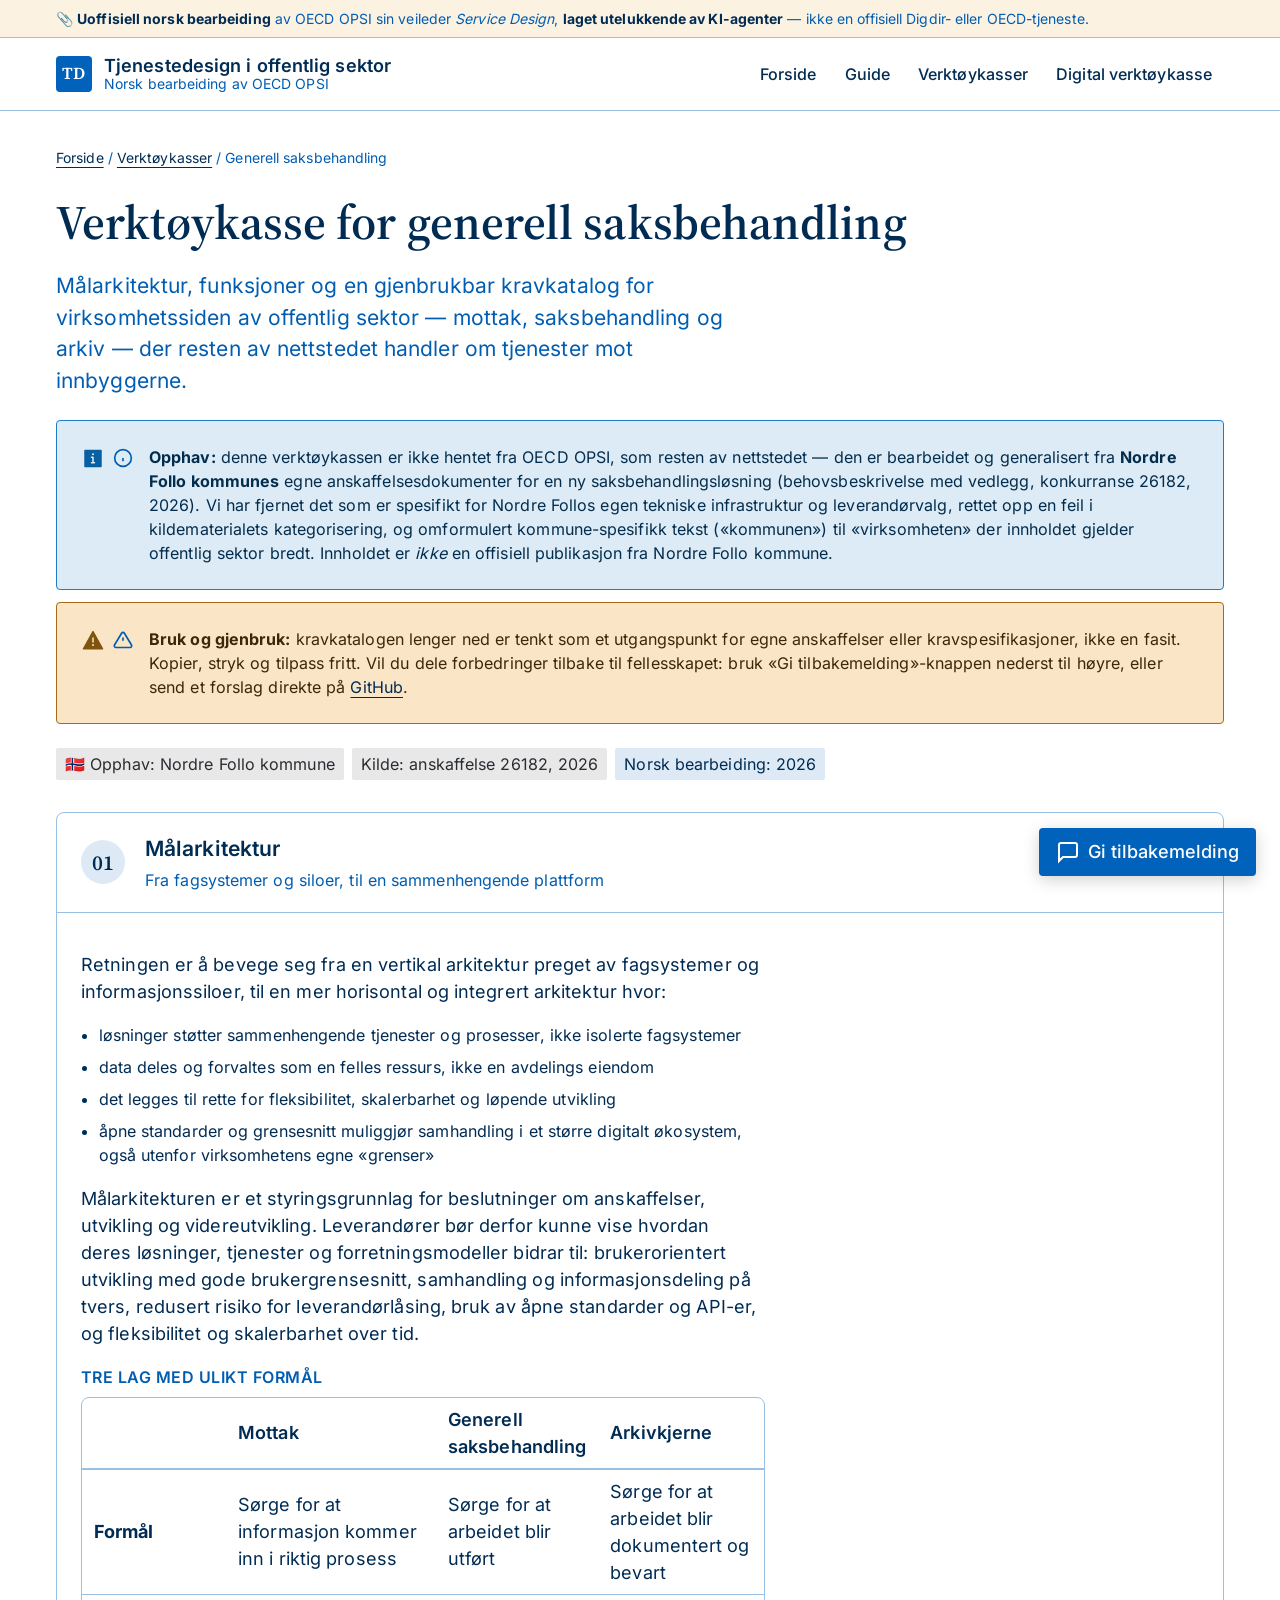
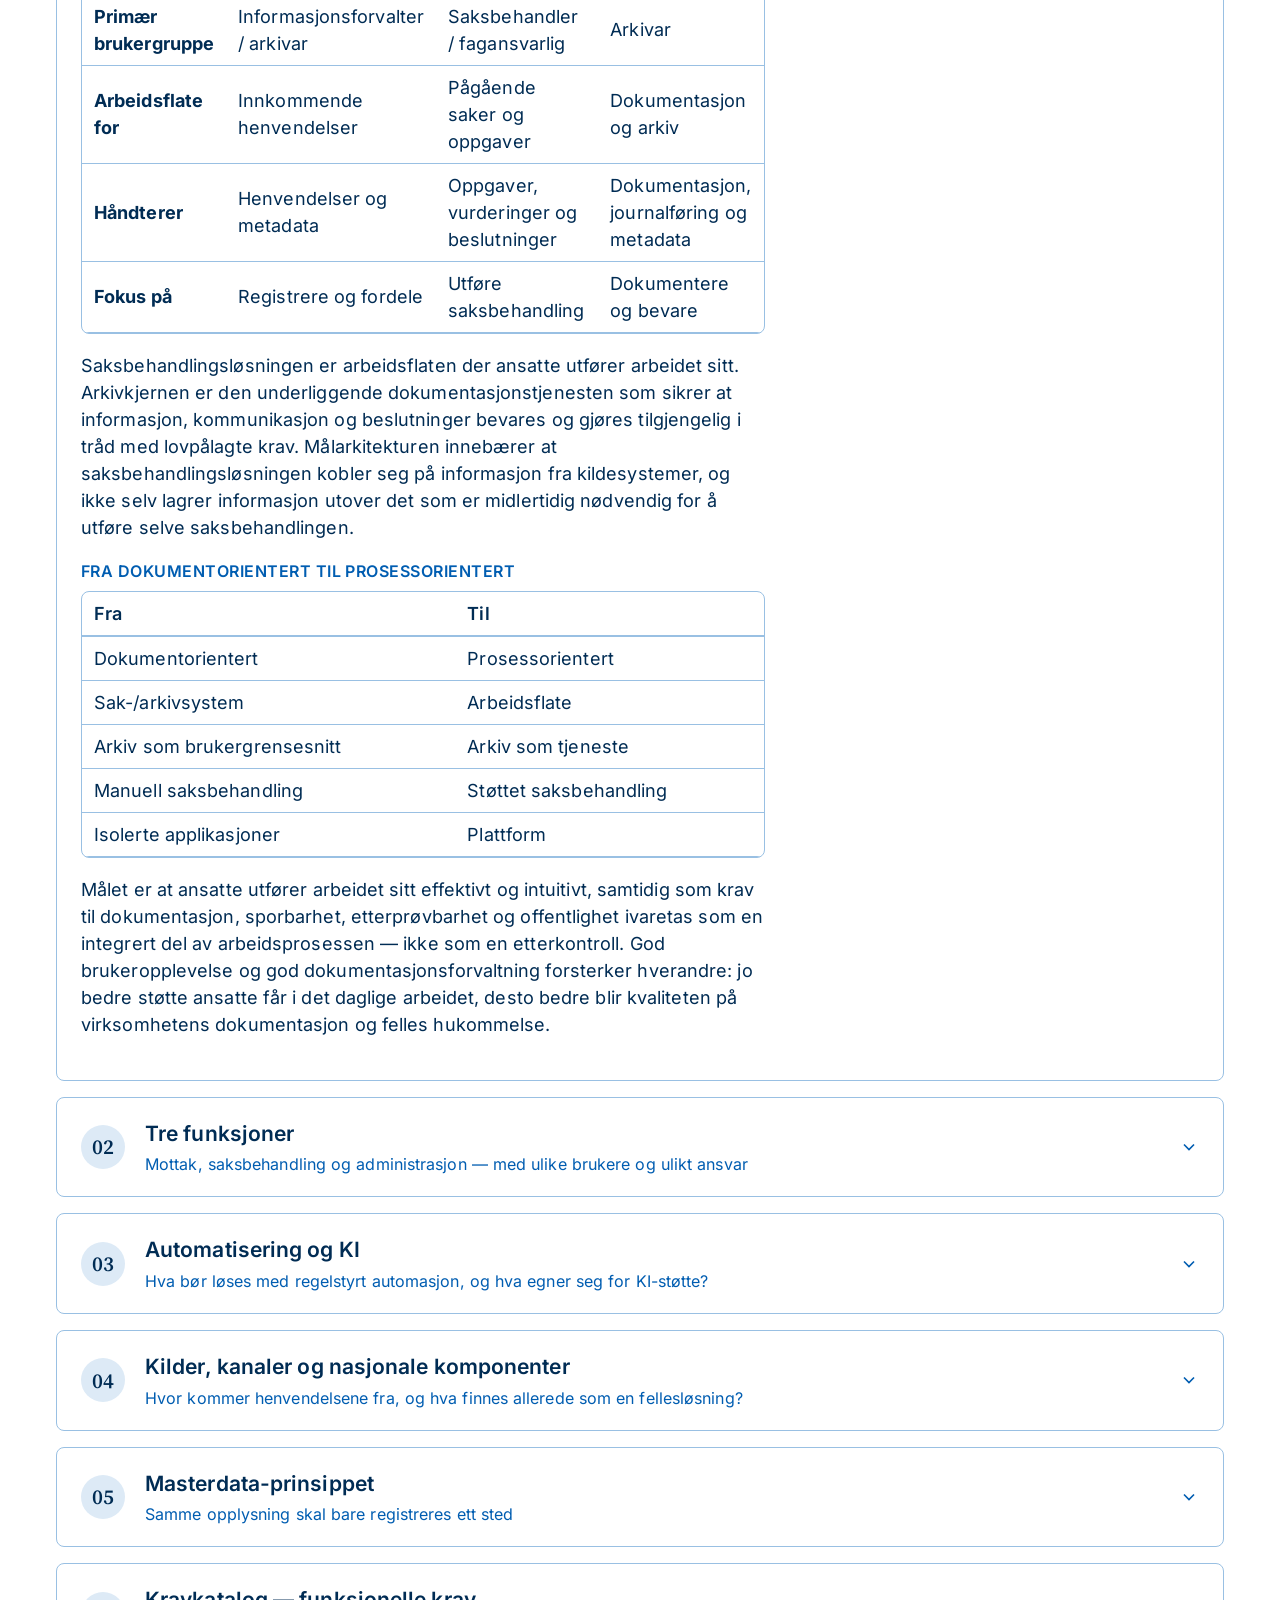
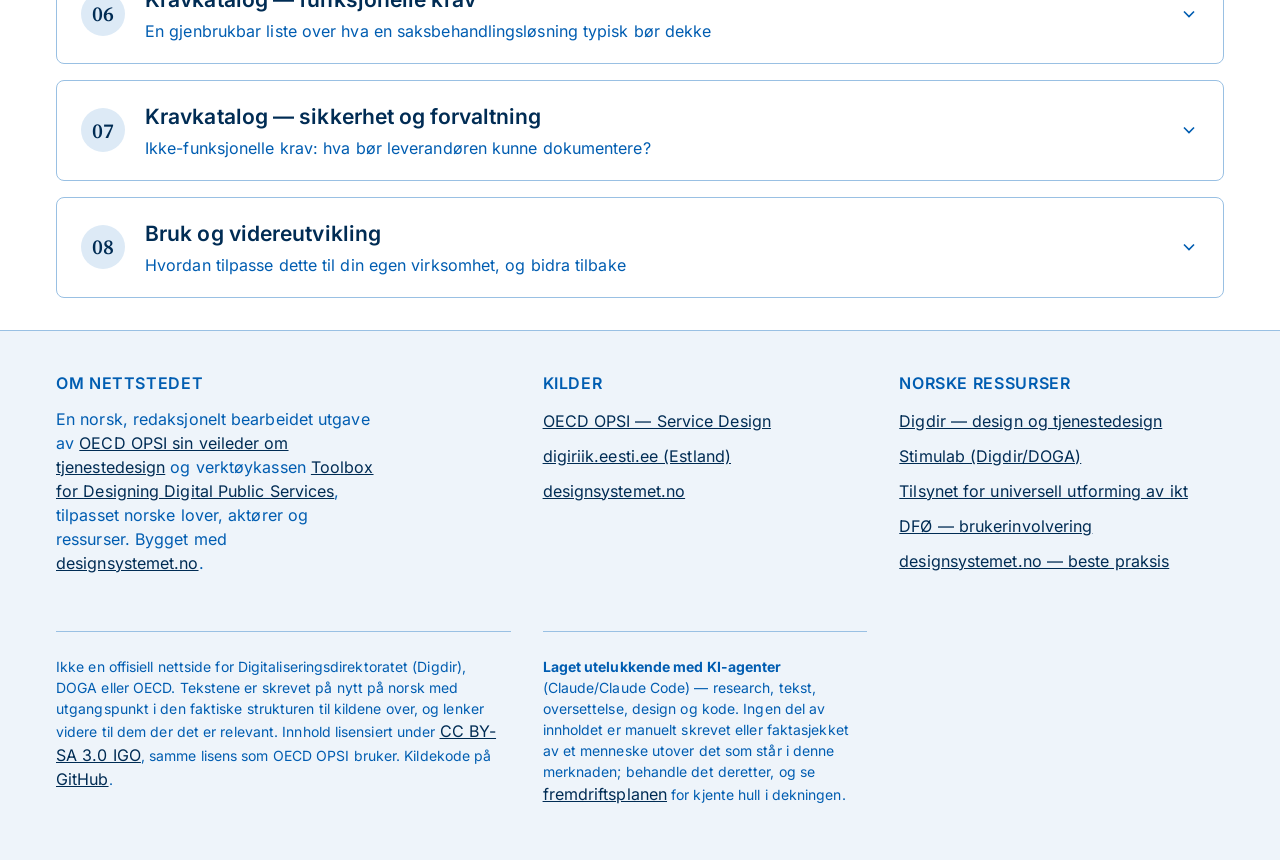
<file: verktoykasser/generell-saksbehandling/index.html>
<!DOCTYPE html>
<html lang="nb">
<head>
<meta charset="utf-8">
<meta name="viewport" content="width=device-width, initial-scale=1">
<title>Verktøykasse for generell saksbehandling</title>
<meta name="description" content="Målarkitektur, funksjoner og en gjenbrukbar kravkatalog for generell saksbehandling i offentlig sektor — generalisert fra Nordre Follo kommunes anskaffelse av en saksbehandlingsløsning.">
<link rel="canonical" href="https://finnuro.github.io/tjenestedesign-no/verktoykasser/generell-saksbehandling/">
<link rel="icon" href="../../assets/favicon.svg" type="image/svg+xml">
<link rel="stylesheet" href="../../assets/css/fonts.css">
<link rel="stylesheet" href="../../assets/css/vendor/designsystemet.css">
<link rel="stylesheet" href="../../assets/css/vendor/designsystemet-theme.css">
<link rel="stylesheet" href="../../assets/css/site.css">
<meta property="og:title" content="Verktøykasse for generell saksbehandling">
<meta property="og:description" content="Målarkitektur, funksjoner og en gjenbrukbar kravkatalog for generell saksbehandling i offentlig sektor — generalisert fra Nordre Follo kommunes anskaffelse av en saksbehandlingsløsning.">
<meta property="og:type" content="website">
</head>
<body>

<a class="ds-link skip-to-content" href="#main">Hopp til innhold</a>

<div class="disclaimer-bar">
  <div class="wrap">
    <span>📎 <strong>Uoffisiell norsk bearbeiding</strong> av OECD OPSI sin veileder <em>Service Design</em>, <strong>laget utelukkende av KI-agenter</strong> — ikke en offisiell Digdir- eller OECD-tjeneste.</span>
  </div>
</div>

<header class="site-header">
  <div class="wrap">
    <a class="brand plain" href="../../">
      <span class="brand__mark" aria-hidden="true">TD</span>
      <span class="brand__text">
        <span class="brand__title">Tjenestedesign i offentlig sektor</span>
        <span class="brand__subtitle">Norsk bearbeiding av OECD OPSI</span>
      </span>
    </a>
    <nav class="main-nav" aria-label="Hovedmeny">
      <a href="../../">Forside</a>
      <a href="../../guide/">Guide</a>
      <a href="../../verktoykasser/">Verktøykasser</a>
      <a href="../../verktoykasser/digitale-offentlige-tjenester/">Digital verktøykasse</a>
    </nav>
  </div>
</header>

<main id="main">
  <div class="wrap page-head">
    <span style="font-size:var(--ds-body-xs-font-size); color:var(--ds-color-text-subtle);"><a class="ds-link" href="../../">Forside</a> / <a class="ds-link" href="../../verktoykasser/">Verktøykasser</a> / Generell saksbehandling</span>
    <h1>Verktøykasse for generell saksbehandling</h1>
    <p class="lead">Målarkitektur, funksjoner og en gjenbrukbar kravkatalog for virksomhetssiden av offentlig sektor — mottak, saksbehandling og arkiv — der resten av nettstedet handler om tjenester mot innbyggerne.</p>
  </div>

  <div class="wrap" style="padding-block: var(--ds-size-4) 0;">
    <div class="ds-alert" data-color="info">
      <div class="attribution-box">
        <svg xmlns="http://www.w3.org/2000/svg" width="20" height="20" viewBox="0 0 24 24" fill="none" stroke="currentColor" stroke-width="2" aria-hidden="true"><circle cx="12" cy="12" r="10"></circle><line x1="12" y1="16" x2="12" y2="12"></line><line x1="12" y1="8" x2="12.01" y2="8"></line></svg>
        <p style="margin:0; font-size:var(--ds-body-sm-font-size);">
          <strong>Opphav:</strong> denne verktøykassen er ikke hentet fra OECD OPSI, som resten av nettstedet — den er bearbeidet og generalisert fra <strong>Nordre Follo kommunes</strong> egne anskaffelsesdokumenter for en ny saksbehandlingsløsning (behovsbeskrivelse med vedlegg, konkurranse 26182, 2026). Vi har fjernet det som er spesifikt for Nordre Follos egen tekniske infrastruktur og leverandørvalg, rettet opp en feil i kildematerialets kategorisering, og omformulert kommune-spesifikk tekst («kommunen») til «virksomheten» der innholdet gjelder offentlig sektor bredt. Innholdet er <em>ikke</em> en offisiell publikasjon fra Nordre Follo kommune.
        </p>
      </div>
    </div>

    <div class="ds-alert" data-color="warning" style="margin-top:var(--ds-size-3);">
      <div class="attribution-box">
        <svg xmlns="http://www.w3.org/2000/svg" width="20" height="20" viewBox="0 0 24 24" fill="none" stroke="currentColor" stroke-width="2" aria-hidden="true"><path d="M10.29 3.86 1.82 18a2 2 0 0 0 1.71 3h16.94a2 2 0 0 0 1.71-3L13.71 3.86a2 2 0 0 0-3.42 0Z"></path><line x1="12" y1="9" x2="12" y2="13"></line><line x1="12" y1="17" x2="12.01" y2="17"></line></svg>
        <p style="margin:0; font-size:var(--ds-body-sm-font-size);">
          <strong>Bruk og gjenbruk:</strong> kravkatalogen lenger ned er tenkt som et utgangspunkt for egne anskaffelser eller kravspesifikasjoner, ikke en fasit. Kopier, stryk og tilpass fritt. Vil du dele forbedringer tilbake til fellesskapet: bruk «Gi tilbakemelding»-knappen nederst til høyre, eller send et forslag direkte på <a class="ds-link" href="https://github.com/FinnurO/tjenestedesign-no" target="_blank" rel="noopener">GitHub</a>.
        </p>
      </div>
    </div>

    <div style="display:flex; gap:var(--ds-size-2); flex-wrap:wrap; margin-top:var(--ds-size-6);">
      <span class="ds-tag" data-color="neutral">🇳🇴 Opphav: Nordre Follo kommune</span>
      <span class="ds-tag" data-color="neutral">Kilde: anskaffelse 26182, 2026</span>
      <span class="ds-tag" data-color="accent">Norsk bearbeiding: 2026</span>
    </div>

    <div class="phase-list">
      <details class="phase" open>
        <summary><span><span class="s-title">Målarkitektur</span><span class="s-q">Fra fagsystemer og siloer, til en sammenhengende plattform</span></span><svg class="chev" width="20" height="20" viewBox="0 0 24 24" fill="none" stroke="currentColor" stroke-width="2" aria-hidden="true"><polyline points="6 9 12 15 18 9"></polyline></svg></summary>
        <div class="phase-body">
          <div>
            <p class="intro">Retningen er å bevege seg fra en vertikal arkitektur preget av fagsystemer og informasjonssiloer, til en mer horisontal og integrert arkitektur hvor:</p>
            <ul>
              <li>løsninger støtter sammenhengende tjenester og prosesser, ikke isolerte fagsystemer</li>
              <li>data deles og forvaltes som en felles ressurs, ikke en avdelings eiendom</li>
              <li>det legges til rette for fleksibilitet, skalerbarhet og løpende utvikling</li>
              <li>åpne standarder og grensesnitt muliggjør samhandling i et større digitalt økosystem, også utenfor virksomhetens egne «grenser»</li>
            </ul>
            <p>Målarkitekturen er et styringsgrunnlag for beslutninger om anskaffelser, utvikling og videreutvikling. Leverandører bør derfor kunne vise hvordan deres løsninger, tjenester og forretningsmodeller bidrar til: brukerorientert utvikling med gode brukergrensesnitt, samhandling og informasjonsdeling på tvers, redusert risiko for leverandørlåsing, bruk av åpne standarder og API-er, og fleksibilitet og skalerbarhet over tid.</p>
            <h4>Tre lag med ulikt formål</h4>
            <div class="table-scroll">
              <table class="ds-table">
                <thead><tr><th scope="col"></th><th scope="col">Mottak</th><th scope="col">Generell saksbehandling</th><th scope="col">Arkivkjerne</th></tr></thead>
                <tbody>
                  <tr><td><strong>Formål</strong></td><td>Sørge for at informasjon kommer inn i riktig prosess</td><td>Sørge for at arbeidet blir utført</td><td>Sørge for at arbeidet blir dokumentert og bevart</td></tr>
                  <tr><td><strong>Primær brukergruppe</strong></td><td>Informasjonsforvalter / arkivar</td><td>Saksbehandler / fagansvarlig</td><td>Arkivar</td></tr>
                  <tr><td><strong>Arbeidsflate for</strong></td><td>Innkommende henvendelser</td><td>Pågående saker og oppgaver</td><td>Dokumentasjon og arkiv</td></tr>
                  <tr><td><strong>Håndterer</strong></td><td>Henvendelser og metadata</td><td>Oppgaver, vurderinger og beslutninger</td><td>Dokumentasjon, journalføring og metadata</td></tr>
                  <tr><td><strong>Fokus på</strong></td><td>Registrere og fordele</td><td>Utføre saksbehandling</td><td>Dokumentere og bevare</td></tr>
                </tbody>
              </table>
            </div>
            <p>Saksbehandlingsløsningen er arbeidsflaten der ansatte utfører arbeidet sitt. Arkivkjernen er den underliggende dokumentasjonstjenesten som sikrer at informasjon, kommunikasjon og beslutninger bevares og gjøres tilgjengelig i tråd med lovpålagte krav. Målarkitekturen innebærer at saksbehandlingsløsningen kobler seg på informasjon fra kildesystemer, og ikke selv lagrer informasjon utover det som er midlertidig nødvendig for å utføre selve saksbehandlingen.</p>
            <h4>Fra dokumentorientert til prosessorientert</h4>
            <div class="table-scroll">
              <table class="ds-table">
                <thead><tr><th scope="col">Fra</th><th scope="col">Til</th></tr></thead>
                <tbody>
                  <tr><td>Dokumentorientert</td><td>Prosessorientert</td></tr>
                  <tr><td>Sak-/arkivsystem</td><td>Arbeidsflate</td></tr>
                  <tr><td>Arkiv som brukergrensesnitt</td><td>Arkiv som tjeneste</td></tr>
                  <tr><td>Manuell saksbehandling</td><td>Støttet saksbehandling</td></tr>
                  <tr><td>Isolerte applikasjoner</td><td>Plattform</td></tr>
                </tbody>
              </table>
            </div>
            <p>Målet er at ansatte utfører arbeidet sitt effektivt og intuitivt, samtidig som krav til dokumentasjon, sporbarhet, etterprøvbarhet og offentlighet ivaretas som en integrert del av arbeidsprosessen — ikke som en etterkontroll. God brukeropplevelse og god dokumentasjonsforvaltning forsterker hverandre: jo bedre støtte ansatte får i det daglige arbeidet, desto bedre blir kvaliteten på virksomhetens dokumentasjon og felles hukommelse.</p>
          </div>
        </div>
      </details>

      <details class="phase">
        <summary><span><span class="s-title">Tre funksjoner</span><span class="s-q">Mottak, saksbehandling og administrasjon — med ulike brukere og ulikt ansvar</span></span><svg class="chev" width="20" height="20" viewBox="0 0 24 24" fill="none" stroke="currentColor" stroke-width="2" aria-hidden="true"><polyline points="6 9 12 15 18 9"></polyline></svg></summary>
        <div class="phase-body">
          <div>
            <p class="intro">Generell saksbehandling dekker konseptuelt å motta, registrere, behandle og avslutte saker — delt i tre funksjoner langs samme prosessforløp.</p>
            <h4>A. Mottak</h4>
            <p>Sentralisert mottak av informasjon, dokumentasjon eller henvendelser fra interne og eksterne kilder. Omfatter <strong>logging</strong> (løpende oversikt over alle innkommende dokumenter, inkludert feilsendte eller åpenbart mangelfulle henvendelser som ikke rutes videre), <strong>fordeling</strong> (til riktig saksbehandlingsløsning eller fagsystem) og <strong>registrering</strong> (identifisering/opprettelse av sak, klassifisering, metadatahåndtering, tildeling av ansvar).</p>
            <h4>B. Saksbehandling</h4>
            <p>Dekker prosesser som ikke er avhengige av, eller bevisst er holdt utenfor, spesialiserte fagapplikasjoner — for eksempel innsynsbegjæringer, klager, generelle henvendelser, søknader og andre administrative saker. (Plan- og byggesak er et typisk eksempel på en prosess som i stedet løses i en spesialisert fagløsning.) Dekker <strong>registrering</strong> (opprettelse av sak, direkte registrering av e-post, «drag & drop»), <strong>behandling</strong> (innhenting av informasjon, oppslag i kilder, samarbeid mellom roller, anvendelse av regelverk, dokumentasjon av vurderinger) og <strong>avslutning</strong> (ferdigstillelse, kommunikasjon av resultat, kvalitetssikring, sikring av journalføring og arkivering).</p>
            <h4>C. Administrasjon og tilpassing</h4>
            <p>En sentral målsetting er at løsningen kan videreutvikles og tilpasses av virksomheten selv over tid, uten spesialutvikling eller leverandøravhengige tilpasninger. To roller med ulikt ansvar går igjen:</p>
            <ul>
              <li><strong>Informasjonsforvaltere</strong> — ansvar for mottak, registrering, metadata, klassifisering og ruting av informasjon.</li>
              <li><strong>Prosesseiere</strong> — ansvar for utforming, vedlikehold og videreutvikling av prosesser, oppgaver, roller og arbeidsflyter for saksbehandlingen.</li>
            </ul>
            <p>Mottaksfunksjonen administreres gjennom regler for registrering, klassifisering, distribusjon og automatisert ruting. Generell saksbehandling administreres gjennom prosessdesign, arbeidsflyter, oppgaver, roller og beslutningspunkter — to beslektede, men ulike administrasjonsformer som bør støttes på en konsistent og brukervennlig måte.</p>
          </div>
        </div>
      </details>

      <details class="phase">
        <summary><span><span class="s-title">Automatisering og KI</span><span class="s-q">Hva bør løses med regelstyrt automasjon, og hva egner seg for KI-støtte?</span></span><svg class="chev" width="20" height="20" viewBox="0 0 24 24" fill="none" stroke="currentColor" stroke-width="2" aria-hidden="true"><polyline points="6 9 12 15 18 9"></polyline></svg></summary>
        <div class="phase-body">
          <div>
            <p class="intro">Basisløsningen bør være brukervennlig og funksjonell uavhengig av automasjonsgrad. Automasjon og KI er ment som kraftfulle hjelpemidler — ikke et middel for å «rydde opp i» dårlige prosesser eller svak basisfunksjonalitet — og forutsetter alltid menneskelig ansvar og kontroll. Like viktig som at løsningen tilpasses KI, er muligheten til å velge det bort der det ikke tjener sin hensikt.</p>
            <div class="table-scroll">
              <table class="ds-table">
                <thead><tr><th scope="col"></th><th scope="col">Regelstyrt automatisering</th><th scope="col">KI-støtte</th></tr></thead>
                <tbody>
                  <tr><td colspan="3"><em>Regelstyrt automasjon er her definert som deterministiske prosesser med full etterprøvbarhet, som gir samme resultat hver gang. KI-støtte er funksjonalitet som tolker, forstår og vurderer innhold, genererer forslag, eller handler ut fra mønster og sannsynlighetsberegninger.</em></td></tr>
                  <tr><td>1. Mottak av informasjon</td><td>Automatisk mottak fra definerte kanaler, viruskontroll, filvalidering, registrering av avsender</td><td>Identifisere dokumenttype, språk, tema og mulig sakstype basert på innhold</td></tr>
                  <tr><td>2. Logging, sortering, avvisning</td><td>Avvise filer med feil format, manglende vedlegg eller manglende avsenderinformasjon</td><td>Vurdere om innhold er relevant, eller om vesentlig informasjon mangler</td></tr>
                  <tr><td>3. Ruting</td><td>Basert på avsender, kanal, skjema, metadata eller sakskategori</td><td>Tolke innhold og foreslå riktig mottaker når faste regler ikke strekker til</td></tr>
                  <tr><td>4. Opprette/identifisere sak</td><td>Automatisk oppslag på saksnummer, ID, organisasjonsnummer eller andre entydige nøkler</td><td>Finne sannsynlige relaterte saker basert på innhold, historikk og kontekst</td></tr>
                  <tr><td>5. Registrere dokument</td><td>Automatisk utfylling av metadata og klassifisering basert på regler</td><td>Uttrekk og forslag til metadata ut fra dokumentets innhold</td></tr>
                  <tr><td>6. Tildele prosessflyt</td><td>Automatisk valg av prosess basert på sakstype eller metadata</td><td>Foreslå prosess der sakstype må tolkes ut fra innhold</td></tr>
                  <tr><td>7. Tildele oppgaver</td><td>Opprette oppgaver, frister og godkjenningsløp basert på prosessregler</td><td>Foreslå hvilke personer eller fagmiljøer som bør involveres</td></tr>
                  <tr><td>8. Samhandling mellom roller</td><td>Varslinger, oppfølging og eskalering basert på frister og hendelser</td><td>Oppsummering av status, kommunikasjon og åpne oppgaver</td></tr>
                  <tr><td>9. Oppslag og veiledning</td><td>Kontroll av obligatoriske felt, metadata-/nøkkelordsøk, oppslag mot definerte registre og API-er</td><td>Identifisere manglende/motstridende informasjon, finne lignende saker på tvers av arkivet, oppsummere flere kilder, kontekstbasert veiledning i regelverk</td></tr>
                  <tr><td>10. Maler, svar og vedtak</td><td>Automatisk utfylling av felter i maler, produksjon av dokument basert på faste regler og standardtekst</td><td>Generering/forbedring av tekstutkast, forslag til svar, vedtak eller uttalelser basert på saksgrunnlaget</td></tr>
                  <tr><td>11. Utsendelse og signering</td><td>Kanalvalg, distribusjon og signeringsflyt basert på regler</td><td>Språkvask, oppsummering og kvalitetssikring av innhold før utsendelse</td></tr>
                  <tr><td>12. Journalføring og avslutning</td><td>Automatisk journalføring, metadatahåndtering, kontroll mot avslutningskriterier</td><td>Forslag til klassifisering/dokumentbeskrivelse, analyse av om saken fremstår komplett</td></tr>
                  <tr><td>13. Arkivering og kvalitetskontroll</td><td>Automatisk overføring til arkivkjerne med riktig metadata, regelbasert kontroll mot arkivkrav</td><td>Kontroll av dokumentkvalitet, identifisering av mangler eller feilklassifiseringer</td></tr>
                </tbody>
              </table>
            </div>
            <p>Et sentralt behov er at virksomheten selv kan velge om KI-genererte forslag krever menneskelig godkjenning, eller kan gjennomføres automatisk — og at dette kan styres per prosess, rolle og informasjonsklassifisering, ikke bare av/på for hele løsningen.</p>
          </div>
        </div>
      </details>

      <details class="phase">
        <summary><span><span class="s-title">Kilder, kanaler og nasjonale komponenter</span><span class="s-q">Hvor kommer henvendelsene fra, og hva finnes allerede som en fellesløsning?</span></span><svg class="chev" width="20" height="20" viewBox="0 0 24 24" fill="none" stroke="currentColor" stroke-width="2" aria-hidden="true"><polyline points="6 9 12 15 18 9"></polyline></svg></summary>
        <div class="phase-body">
          <div>
            <h4>Kilder og kanaler for mottak</h4>
            <p class="intro">Hensikten med et sentralt, felles mottak er å kunne ta imot dokumenter fra en rekke kilder og kanaler på én plass.</p>
            <div class="table-scroll">
              <table class="ds-table">
                <thead><tr><th scope="col">Kilde</th><th scope="col">Hvor</th><th scope="col">Kommentar</th></tr></thead>
                <tbody>
                  <tr><td>E-post</td><td>Mottak og saksbehandling</td><td>Gjelder sentrale/felles postmottak, normalt ikke e-post til enkeltpersoner.</td></tr>
                  <tr><td>SvarInn</td><td>Mottak</td><td>Nasjonal løsning for digital mottak av post til det offentlige (KS).</td></tr>
                  <tr><td>Altinn Studio / skjemaløsning</td><td>Mottak</td><td>Utfylte digitale skjema sendes inn i mottaksområdet, uavhengig av hvilken mellomtjeneste (f.eks. Azure Functions) som brukes til å levere dem dit.</td></tr>
                  <tr><td>Drag &amp; drop</td><td>Mottak og saksbehandling</td><td>Manuell registrering direkte i løsningen.</td></tr>
                  <tr><td>Filområde / mappe</td><td>Mottak og saksbehandling</td><td>Løsningen kan «lytte» på bestemte mapper/filområder og hente dokumenter derfra.</td></tr>
                  <tr><td>Altinn</td><td>Mottak</td><td>Virksomheter med egen innboks i Altinn (ofte flere underliggende virksomhetsnummer for større kommuner) kan på sikt høste arkivverdige dokumenter derfra inn i saksbehandlingsløsningen.</td></tr>
                </tbody>
              </table>
            </div>
            <h4>Nasjonale felleskomponenter</h4>
            <p class="intro">Flere nasjonale fellesløsninger dekker behov som ellers måtte vært bygget eller kjøpt separat av hver virksomhet.</p>
            <div class="table-scroll">
              <table class="ds-table">
                <thead><tr><th scope="col">Løsning</th><th scope="col">Eier</th><th scope="col">Brukes til</th></tr></thead>
                <tbody>
                  <tr><td>Fiks SvarUt</td><td>KS</td><td>Sende post ut</td></tr>
                  <tr><td>Fiks SvarInn</td><td>KS</td><td>Motta post</td></tr>
                  <tr><td>Fiks Folkeregister</td><td>KS</td><td>Sikre oppdatert informasjon om avsender/mottaker (person)</td></tr>
                  <tr><td>Kontakt- og reservasjonsregisteret</td><td>Digdir</td><td>Sikre oppdatert kontaktinformasjon til avsender/mottaker (person)</td></tr>
                  <tr><td>Enhetsregisteret</td><td>Brønnøysundregistrene</td><td>Sikre oppdatert informasjon om avsender/mottaker (virksomhet)</td></tr>
                  <tr><td>eSignering</td><td>Digdir</td><td>Digital signering av dokumenter</td></tr>
                </tbody>
              </table>
            </div>
            <div class="no-callout">
              <h4>🇳🇴 Norsk ressurs</h4>
              <p>Se Digdirs <a href="https://www.digdir.no/digital-samhandling/nasjonale-felleslosninger/1512" target="_blank" rel="noopener">oversikt over nasjonale fellesløsninger</a> for den fullstendige, oppdaterte listen — denne tabellen viser kun løsningene med direkte relevans for mottak og saksbehandling.</p>
            </div>
          </div>
        </div>
      </details>

      <details class="phase">
        <summary><span><span class="s-title">Masterdata-prinsippet</span><span class="s-q">Samme opplysning skal bare registreres ett sted</span></span><svg class="chev" width="20" height="20" viewBox="0 0 24 24" fill="none" stroke="currentColor" stroke-width="2" aria-hidden="true"><polyline points="6 9 12 15 18 9"></polyline></svg></summary>
        <div class="phase-body">
          <div>
            <p class="intro">Et gjennomgående prinsipp i målarkitekturen: data registreres én gang, ett sted — dobbeltregistrering skal unngås. For hver datatype er det definert nøyaktig én autoritativ kilde (master), som andre systemer slår opp mot eller henter data fra, i stedet for å holde sin egen kopi oppdatert manuelt.</p>
            <div class="table-scroll">
              <table class="ds-table">
                <thead><tr><th scope="col">Datatype</th><th scope="col">Typisk autoritativ kilde (master)</th></tr></thead>
                <tbody>
                  <tr><td>Personopplysninger for innbyggere</td><td>Folkeregisteret</td></tr>
                  <tr><td>Innbyggeres digitale kontaktinformasjon</td><td>Kontakt- og reservasjonsregisteret</td></tr>
                  <tr><td>Eiendomsopplysninger</td><td>Matrikkelen</td></tr>
                  <tr><td>Virksomhetsopplysninger</td><td>Enhetsregisteret</td></tr>
                </tbody>
              </table>
            </div>
            <p>En saksbehandlingsløsning bør være tydelig på at den <em>ikke</em> er master for disse datatypene — den slår opp mot kilden ved behov, og lagrer selv kun det som er midlertidig nødvendig for å utføre saksbehandlingen. Hvilke egne, interne systemer som er master for andre datatyper (ansatte, organisasjonsstruktur, økonomi, elever e.l.) varierer fra virksomhet til virksomhet, og bør kartlegges og dokumenteres eksplisitt som del av egen målarkitektur — det er selve <em>prinsippet</em> om én tydelig master per datatype som er gjenbrukbart her, ikke en bestemt virksomhets systemvalg.</p>
          </div>
        </div>
      </details>

      <details class="phase">
        <summary><span><span class="s-title">Kravkatalog — funksjonelle krav</span><span class="s-q">En gjenbrukbar liste over hva en saksbehandlingsløsning typisk bør dekke</span></span><svg class="chev" width="20" height="20" viewBox="0 0 24 24" fill="none" stroke="currentColor" stroke-width="2" aria-hidden="true"><polyline points="6 9 12 15 18 9"></polyline></svg></summary>
        <div class="phase-body">
          <div>
            <p class="intro">Opprinnelig skrevet som kravspesifikasjon for en konkurranse, med en kolonne for leverandørens svar («Dekkes: standard / tilpasning / nei»). Den kolonnen er fjernet her — kravene står igjen som en ren, gjenbrukbar katalog. Numrene er beholdt for å gjøre det enkelt å referere til et enkeltkrav.</p>
          </div>
          <div class="phase-subarticles">
            <div class="phase-subarticles-list">
              <details class="ds-details">
                <summary>1.1 Generelle krav</summary>
                <div>
                  <ol>
                    <li>Løsningen har en plattform som understøtter oppdragsgivers grunnleggende målbilde og behov, med sikker og driftsstabil standardfunksjonalitet samt et brukervennlig, intuitivt brukergrensesnitt.</li>
                    <li>Løsningen har innebygde mekanismer for å bygge tilpassede prosessflyter, realisere automasjon og utnytte KI på en ansvarlig og sikker måte.</li>
                    <li>Løsningen har nødvendig basisfunksjonalitet tilgjengelig ved avtalt produksjonssetting, slik at virksomheten kan gjennomføre mottak, registrering, fordeling og generell saksbehandling fra denne datoen.</li>
                    <li>Løsningen har mulighet for regelstyrt automasjon.</li>
                    <li>Løsningen er grunnleggende designet for å utnytte KI på en forsvarlig og trygg måte, i tråd med gjeldende og kommende regelverk, som opprettholder tilliten til en offentlig virksomhet.</li>
                    <li>Basisløsningen er ikke avhengig av KI, og KI-funksjonalitet er et valg som kan skrus av og på.</li>
                  </ol>
                </div>
              </details>
              <details class="ds-details">
                <summary>1.2 Mottaksløsning</summary>
                <div>
                  <ol>
                    <li>Løsningen kan motta henvendelser og dokumentasjon fra virksomhetens definerte innkommende kanaler, slik at virksomheten får et felles og kontrollert mottakspunkt for generell saksbehandling.</li>
                    <li>Løsningen logger mottatte henvendelser med tidspunkt, kanal og tilgjengelig avsenderinformasjon, slik at håndteringen er sporbar og etterprøvbar.</li>
                    <li>Løsningen kan identifisere og varsle om manglende informasjon, duplikater eller åpenbart feilsendte henvendelser før videre behandling.</li>
                    <li>Løsningen kan registrere dokumenter i arkivkjernen med grunnleggende metadata og klassifisering, slik at videre behandling, dokumentasjon og innsyn kan gjennomføres effektivt.</li>
                    <li>Løsningen støtter registrering og vedlikehold av grunnleggende metadata på saker og dokumenter i arkivkjernen, slik at informasjon kan klassifiseres, gjenfinnes og fordeles til riktig videre behandling.</li>
                    <li>Løsningen kan etablere regler for automatisk klassifisering og ruting av innkommende henvendelser, slik at manuell håndtering kan reduseres der det er hensiktsmessig.</li>
                    <li>Løsningen kan fordele alle typer henvendelser automatisk. Manuell vurdering og fordeling kan benyttes der det er hensiktsmessig.</li>
                    <li>Løsningen kan rute henvendelser til generell saksbehandling, fagsystem eller annen definert mottaker, slik at informasjon kommer inn i riktig behandlingsprosess.</li>
                    <li>Løsningen støtter manuell vurdering og fordeling av henvendelser, slik at virksomheten kan sikre korrekt behandling også der automatiske regler ikke er tilstrekkelige.</li>
                    <li>Bruker kan opprette ny sak i arkivkjernen gjennom saksbehandlingsløsningen, eller koble innkommende dokumentasjon til en eksisterende sak, slik at sammenhørende informasjon behandles samlet og historikk kan gjenfinnes.</li>
                    <li>Løsningen gir oversikt over henvendelser som krever videre handling, slik at brukere kan prioritere og følge opp innkommende arbeid.</li>
                    <li>Løsningen gir oversikt over henvendelser som er ferdig håndtert, inkludert hvordan de er håndtert og hvilket målsystem eller utfall de er knyttet til.</li>
                    <li>Løsningen kan registrere og vedlikeholde ansvarlig organisatorisk enhet, rolle eller eier av en sak, slik at ansvar og oppfølging er tydelig definert.</li>
                    <li>Løsningen kan dokumentere hvordan en henvendelse er registrert, klassifisert, fordelt, videresendt eller avvist, slik at håndteringen er sporbar og etterprøvbar.</li>
                  </ol>
                </div>
              </details>
              <details class="ds-details">
                <summary>1.3 Saksbehandling og arbeidsflyt</summary>
                <div>
                  <ol>
                    <li>Løsningen kan knytte en sak til en forhåndsdefinert saksbehandlingsprosess som styrer oppgaver, aktiviteter og milepæler.</li>
                    <li>Løsningen gir saksbehandler oversikt over egne saker, dokumenter, oppgaver, aktiviteter og frister.</li>
                    <li>Løsningen gir et samlet saksbilde med relevante dokumenter, aktiviteter, oppgaver, beslutninger, involverte parter og status.</li>
                    <li>Løsningen støtter fordeling av aktiviteter, dokumenter og saker til personer eller roller. Mottaker varsles om nye oppgaver.</li>
                    <li>Løsningen støtter at flere brukere kan arbeide i samme sak og dokument samtidig.</li>
                    <li>Løsningen støtter tilpasning av arbeidsflyter for ulike sakstyper og tjenester. Virksomheten kan selv konfigurere arbeidsflyter uten programmering.</li>
                    <li>Løsningen støtter registrering og oppfølging av frister på saker, dokumenter og aktiviteter.</li>
                    <li>Løsningen varsler ansvarlige brukere om kommende eller overskredne frister.</li>
                    <li>Løsningen kan vise historikk over hendelser og utførte aktiviteter i saken.</li>
                    <li>Løsningen kan veilede saksbehandler gjennom definerte prosesser i saksbehandlingen.</li>
                    <li>Løsningen kan gruppere saker og dokumenter i egendefinerte grupper/strukturer.</li>
                    <li>Løsningen støtter automatisk eller manuell overføring av oppgaver med mer ved fravær.</li>
                    <li>Løsningen støtter planlagt og tidsbegrenset stedfortrederfunksjon.</li>
                  </ol>
                </div>
              </details>
              <details class="ds-details">
                <summary>1.4 Dokumentproduksjon og samhandling</summary>
                <div>
                  <ol>
                    <li>Løsningen kan vise og åpne dokumenter tilknyttet saken fra arkivkjernen uten å måtte bytte brukergrensesnitt.</li>
                    <li>Saksbehandler kan opprette og redigere interne notater, utgående brev, vedtak og andre dokumenttyper definert av virksomheten.</li>
                    <li>Løsningen kan sende et dokument til godkjenning hos én eller flere godkjennere før det ferdigstilles eller sendes til videre behandling.</li>
                    <li>Mottakere kan registrere kommentarer og innspill til dokumentet i godkjenningsprosessen.</li>
                    <li>Dokumentet som er sendt til godkjenning er låst for redigering for saksbehandler fram til godkjenningsprosessen er avsluttet, eller dokumentet returneres for endringer.</li>
                    <li>Løsningen kan sende et dokument til gjennomgang hos én eller flere mottakere før det ferdigstilles eller sendes til videre behandling.</li>
                    <li>Mottakere kan registrere kommentarer og innspill til dokumentet når det er sendt til gjennomgang.</li>
                    <li>Løsningen støtter visning og redigering av arbeidsdokumenter direkte i brukergrensesnittet, uten manuell nedlasting og opplasting.</li>
                    <li>Løsningen kan vise versjonshistorikk for arbeidsdokumenter, inkludert hvem som har gjort endringen og når.</li>
                    <li>Løsningen støtter intern dialog knyttet til sak, aktivitet eller dokument.</li>
                    <li>Løsningen kan sende e-post direkte fra en sak, uten at saksbehandler må benytte eksterne e-postklienter. E-posten arkiveres automatisk.</li>
                  </ol>
                </div>
              </details>
              <details class="ds-details">
                <summary>1.5 Informasjonstilgang, søk og kunnskapsstøtte</summary>
                <div>
                  <ol>
                    <li>Løsningen har støtte for integrasjon mot eksterne registre og datakilder.</li>
                    <li>Løsningen gir tilgang til maler, standardtekster, veiledere og andre kunnskapskilder definert av virksomheten, som kan administreres i løsningens eget administrasjonsgrensesnitt.</li>
                    <li>Løsningen tilbyr søk i arkivkjernen på innhold og metadata i saker, dokumenter, aktiviteter og oppgaver, innenfor brukerens tilgangsrettigheter.</li>
                  </ol>
                </div>
              </details>
              <details class="ds-details">
                <summary>1.6 Eksternkommunikasjon, utsendelse og signering</summary>
                <div>
                  <ol>
                    <li>Løsningen kan sende dokumenter via en nasjonal digital postløsning (f.eks. SvarUt) og motta status for utsendelsen.</li>
                    <li>Løsningen er integrert med en nasjonal e-signeringstjeneste (f.eks. Digdirs eSignering).</li>
                    <li>Løsningen har støtte for ferdig signerte dokumenter.</li>
                  </ol>
                </div>
              </details>
              <details class="ds-details">
                <summary>1.7 Arkivintegrasjon og avslutning av sak</summary>
                <div>
                  <ol>
                    <li>Løsningen kan arkivere arkivverdige dokumenter med tilhørende metadata til arkivkjernen automatisk.</li>
                    <li>Løsningen kan opprette og oppdatere saker og dokumenter i arkivkjernen fra saksbehandlerens arbeidsflate.</li>
                    <li>Løsningen kan synkronisere endringer i metadata mellom saksbehandlingsløsningen og arkivkjernen, slik at samme metadata vises konsistent i alle løsningene.</li>
                    <li>Metadata synkroniseres automatisk og uten manuell brukerintervensjon. Ved feil varsles brukeren, og løsningene identifiserer eventuelle avvik mellom registrerte metadata.</li>
                    <li>Løsningen viser status for overføring av sak og dokumenter til arkivkjernen.</li>
                    <li>Løsningen støtter avslutning av sak med oppdatering av status i arkivkjernen.</li>
                    <li>Løsningen varsler om åpne oppgaver, restanser eller ikke ferdigstilt behandling før en sak avsluttes.</li>
                    <li>Løsningen kontrollerer at obligatoriske metadata er registrert før sak avsluttes.</li>
                  </ol>
                </div>
              </details>
              <details class="ds-details">
                <summary>1.8 Informasjonsforvaltning, sikkerhet og kontroll</summary>
                <div>
                  <ol>
                    <li>Løsningen støtter rolle- og rettighetsstyring.</li>
                    <li>Løsningen loggfører opprettelse, endring og sletting av saksinformasjon og dokumenter, med tidspunkt og identifikasjon av bruker.</li>
                    <li>Rollen informasjonsforvalter kan utøve arkivfaglig kontroll, og kan hente ut oversikt over ubesvarte dokumenter og dokumenter under arbeid.</li>
                    <li>Rollen informasjonsforvalter har oversikt over saker og dokumenter i ulike statuser, samt over feilsituasjoner (for eksempel feilede forsendelser).</li>
                    <li>Løsningen kan vise hvilke kilder og saksopplysninger et KI-generert forslag bygger på.</li>
                    <li>KI-generert innhold er tydelig identifiserbart fram til det er kontrollert og godkjent.</li>
                    <li>Virksomheten kan definere hvilke KI-funksjoner som er tillatt per prosess, rolle og informasjonsklassifisering.</li>
                    <li>Løsningen kan logge KI-forslaget, tilgjengelig kildegrunnlag, brukerens godkjenning, redigering eller avvisning, og tidspunktet for handlingen.</li>
                    <li>Løsningen kan støtte arbeidsflyter der regelstyrt automasjon gjennomfører stabile og etterprøvbare oppgaver, mens KI bare benyttes til tolking, sammenstilling, språkforståelse og vurderingsstøtte.</li>
                  </ol>
                </div>
              </details>
              <details class="ds-details">
                <summary>1.9 Effektivisering, analyse og KI-støtte</summary>
                <div>
                  <ol>
                    <li>Løsningen kan presentere nøkkeltall som antall saker/dokumenter, behandlingstid og frister per ansatt og per avdeling.</li>
                    <li>Løsningen støtter masseoperasjoner på flere saker og dokumenter samtidig, for eksempel omfordeling eller avskriving.</li>
                    <li>Løsningen kan generere utkast til oppsummeringer, brev eller vedtak basert på registrerte opplysninger og oppslag i arkivkjernen og andre kilder.</li>
                    <li>Løsningen kan aktivere eller deaktivere bruk av generativ KI per prosess eller informasjonsklassifisering.</li>
                  </ol>
                </div>
              </details>
              <details class="ds-details">
                <summary>1.10 Administrasjon — tilgangs- og rollestyring</summary>
                <div>
                  <ol>
                    <li>Løsningen kan integreres med virksomhetens IAM-løsning, slik at brukerinformasjon, organisasjonsstruktur og tilgangsstyring kan forvaltes samlet og konsistent på tvers av det digitale økosystemet.</li>
                    <li>Løsningen kan benytte informasjon om ansatte, roller og organisatorisk tilhørighet fra virksomhetens IAM-løsning, slik at tilgang kan tildeles basert på tjenstlig behov.</li>
                    <li>Løsningen støtter rollebasert tilgangsstyring, slik at tilgang til saker, dokumentasjon, oppgaver og funksjoner kan differensieres mellom ulike brukergrupper.</li>
                    <li>Løsningen støtter delegering og stedfortrederfunksjonalitet, slik at arbeidsprosesser kan videreføres ved fravær eller organisatoriske endringer.</li>
                    <li>Løsningen støtter tilgangsstyring basert på kombinasjoner av rolle, organisatorisk enhet, prosess, sakstype og ansvar i den enkelte sak.</li>
                  </ol>
                </div>
              </details>
              <details class="ds-details">
                <summary>1.11 Administrasjon — mottaksadministrasjon</summary>
                <div>
                  <ol>
                    <li>Informasjonsforvaltere kan administrere regler for registrering, klassifisering og ruting av informasjon, uten behov for spesialutvikling.</li>
                    <li>Løsningen gjør det mulig å vedlikeholde metadata, klassifiseringsregler og andre grunnleggende styringsdata som benyttes i mottaksprosessen.</li>
                    <li>Løsningen støtter administrasjon av hvilke kilder, kanaler og målsystemer som inngår i mottaksprosessen, slik at den kan tilpasses endringer i virksomhetens økosystem.</li>
                    <li>Løsningen gjør det mulig å etablere automatiske regler for ruting og opprettelse av saker uten bistand fra leverandør.</li>
                    <li>Løsningen gjør det mulig å teste eller simulere regelendringer før de tas i bruk i produksjon.</li>
                  </ol>
                </div>
              </details>
              <details class="ds-details">
                <summary>1.12 Administrasjon — prosessadministrasjon</summary>
                <div>
                  <ol>
                    <li>Løsningen gjør det mulig å konfigurere og vedlikeholde prosessforløp for generell saksbehandling uten behov for spesialutvikling.</li>
                    <li>Løsningen gjør det mulig å administrere aktiviteter, oppgaver, roller og beslutningspunkter som inngår i en prosess.</li>
                    <li>Løsningen gjør det mulig å administrere malverk, standardtekster, veiledere og andre støttekilder som benyttes i saksbehandlingen.</li>
                    <li>Løsningen støtter administrasjon av frister, varslinger og oppfølging knyttet til prosessgjennomføring.</li>
                    <li>Løsningen gjør det mulig å etablere nye, eller tilpasse eksisterende, prosessflyter uten bistand fra leverandør.</li>
                    <li>Løsningen gjør det mulig å knytte prosessflyter til virksomhetens tjeneste- og prosessbibliotek, eksempelvis en nasjonal oppgavekode-standard.</li>
                  </ol>
                </div>
              </details>
              <details class="ds-details">
                <summary>1.13 Administrasjon — øvrig administrasjon</summary>
                <div>
                  <ol>
                    <li>Løsningen tilbyr et brukervennlig administrasjonsgrensesnitt som gjør det mulig å konfigurere og videreutvikle løsningen uten omfattende bistand fra leverandør.</li>
                    <li>Løsningen støtter ulike administrative roller med forskjellig ansvar og tilgang, herunder informasjonsforvalter og prosesseier.</li>
                    <li>Løsningen gjør det mulig å administrere roller, tilgangsmodeller, metadata, malverk og prosesskategorier gjennom administrative arbeidsflater.</li>
                    <li>Løsningen tilbyr administrativ oversikt over integrasjoner, regelsett, prosesskonfigurasjon og andre sentrale elementer.</li>
                    <li>Løsningen gir administrator innsikt i feil, avvik eller konfigurasjoner som påvirker mottak eller saksbehandling.</li>
                  </ol>
                </div>
              </details>
            </div>
          </div>
        </div>
      </details>

      <details class="phase">
        <summary><span><span class="s-title">Kravkatalog — sikkerhet og forvaltning</span><span class="s-q">Ikke-funksjonelle krav: hva bør leverandøren kunne dokumentere?</span></span><svg class="chev" width="20" height="20" viewBox="0 0 24 24" fill="none" stroke="currentColor" stroke-width="2" aria-hidden="true"><polyline points="6 9 12 15 18 9"></polyline></svg></summary>
        <div class="phase-body">
          <div>
            <p class="intro">Disse kravene handler om <em>hvordan</em> leverandøren jobber, ikke hva løsningen gjør funksjonelt — de fleste bør kunne besvares med dokumentasjon leverandøren allerede har, fremfor noe som må utvikles spesielt for anskaffelsen.</p>
          </div>
          <div class="phase-subarticles">
            <div class="phase-subarticles-list">
              <details class="ds-details">
                <summary>Sikkerhetsstyring og -overvåking</summary>
                <div>
                  <ul>
                    <li>Leverandøren har en dokumentert prosess for risikovurdering og risikohåndtering, med årlige risikovurderinger som kan deles med oppdragsgiver på forespørsel.</li>
                    <li>Leverandøren har sikkerhetsovervåking med innsamling og sikring av logger fra relevante systemer, og analyserer logger i sanntid for å oppdage og respondere på sikkerhetshendelser.</li>
                    <li>Leverandøren har et etablert og dokumentert styringssystem for informasjonssikkerhet (ISMS).</li>
                    <li>Leverandøren etterlever bestemmelsene i sikkerhetsloven, der denne gjelder for leveransen.</li>
                    <li>Leverandøren har en dokumentert og risikobasert styring av sikker konfigurasjon, med kontrollert adskillelse av kundens data og tjenester fra andre kunder, og regelmessig verifisering av sikkerhetsmekanismer.</li>
                    <li>Leverandøren leverer nettverkssikkerhet med risikobasert styring, inkludert kontrollert separasjon av nettverk/dataflyt og beskyttelse av data i transitt.</li>
                    <li>Leverandøren har en oppdatert oversikt over systemer, brukere, prosesser og avhengigheter knyttet til løsningen, inkludert eierskap, kritikalitet og ansvar.</li>
                    <li>Leverandøren sikrer at fysisk utstyr knyttet til løsningen er beskyttet mot uautorisert tilgang, med dokumenterte rutiner for fysisk sikring.</li>
                  </ul>
                </div>
              </details>
              <details class="ds-details">
                <summary>Hendelseshåndtering, kontinuitet og testing</summary>
                <div>
                  <ul>
                    <li>Leverandøren har et dokumentert planverk for håndtering av uønskede hendelser, basert på anerkjente standarder (f.eks. ISO/IEC 27035, ISO 22301 og/eller NSMs grunnprinsipper).</li>
                    <li>Leverandøren tar regelmessige sikkerhetskopier av alle komponenter, tester gjenoppretting jevnlig, og følger 3-2-1-prinsippet (flere kopier, ulike medier, minst én kopi adskilt fra produksjonsmiljøet) med kryptering og immutability. Redundante systemer kan leveres for kritiske tjenester.</li>
                    <li>Leverandøren gjennomfører årlige inntrengingstester som avdekker sårbarheter og sørger for at nødvendige tiltak implementeres; rapport kan fremvises på forespørsel.</li>
                    <li>Leverandøren har kontinuerlige og proaktive tiltak for å oppdage og fjerne kjente sårbarheter og trusler i alle komponenter knyttet til løsningen.</li>
                  </ul>
                </div>
              </details>
              <details class="ds-details">
                <summary>Identitet og tilgangsstyring</summary>
                <div>
                  <ul>
                    <li>Leverandøren har en helhetlig IAM-tjeneste som sikrer personlige brukerkontoer (og separate kontoer for driftsoperasjoner), med tilgang etter prinsippet om minste privilegium.</li>
                    <li>Løsningen støtter pålogging via en nasjonal eller sentral identitetsløsning.</li>
                    <li>Løsningen støtter integrasjon med oppdragsgivers IAM-system, inkludert SSO og automatisert henting av bruker-, gruppe- og rollestyring.</li>
                    <li>Løsningen støtter at ansatte kan ha flere roller med ulike tilganger, og kan velge virksomhet/organisasjonsenhet ved pålogging for å få tilgang basert på denne rollen.</li>
                    <li>Løsningen støtter betinget tilgang («Conditional Access»), som gjør det mulig å begrense tilgang til sensitive data etter IP-adresse eller tilsvarende kriterier.</li>
                  </ul>
                </div>
              </details>
              <details class="ds-details">
                <summary>Personvern og databehandling</summary>
                <div>
                  <ul>
                    <li>Dersom opplysninger lagres og behandles utenfor EØS, oppgir leverandøren hvilket land det gjelder i databehandleravtalen, og fremskaffer dokumentasjon på et sikkerhetsnivå tilsvarende GDPR-kravene (SCC, juridisk vurdering m.m.) dersom landet ikke er EU-godkjent.</li>
                    <li>Ved bruk av persondata i utviklings- og testmiljøer benyttes syntetiske data; der dette er vanskelig, anonymiseres persondata (pseudonymisering regnes ikke som tilstrekkelig).</li>
                  </ul>
                </div>
              </details>
              <details class="ds-details">
                <summary>Plattform, standarder og forpliktelser</summary>
                <div>
                  <ul>
                    <li>Løsningen støtter oppdragsgivers tekniske plattform — beskrevet i et eget vedlegg som del av anskaffelsen.</li>
                    <li>Leverandøren kan levere IT-teknisk systemdokumentasjon: overordnet systemskisse, komponenter, integrasjoner, nødvendig trafikkflyt og krav til oppdragsgivers plattform.</li>
                    <li>Leverandøren tester og dokumenterer den tekniske leveransen sammen med tekniske ressurser hos kunden, som del av godkjenningsprøven.</li>
                    <li>All nødvendig programvare understøttes i hele kontraktsperioden, og krever ikke administratorrettigheter hos sluttbrukerne.</li>
                    <li>Løsningen krever ikke lisenser eller lisensiert programvare hos oppdragsgiver utover det som inngår i løsningen selv.</li>
                    <li>Leverandøren sikrer at løsningen oppfyller kravene i forskrift om IT-standarder i offentlig forvaltning, inkludert obligatoriske standarder i gjeldende referansekatalog fra Digitaliseringsdirektoratet, samt krav til universell utforming.</li>
                    <li>Løsningen kan enkelt skalere opp ved behov for flere brukere.</li>
                    <li>Det leveres en tydelig beskrivelse av ansvarsforhold mellom leverandør og kunde, samt kundens forpliktelser — både under etablering og etter idriftsettelse.</li>
                    <li>Applikasjoner/systemer er ikke avhengige av fysiske dongler eller lignende (f.eks. USB-nøkler); slike løsninger erstattes med lisensierte løsninger som fungerer i virtuelle servermiljøer.</li>
                    <li>Oppdragsgiver har kostnadsfri tilgang til egne data gjennom åpne, rettighetsstyrte API-er.</li>
                  </ul>
                </div>
              </details>
            </div>
          </div>
        </div>
      </details>

      <details class="phase">
        <summary><span><span class="s-title">Bruk og videreutvikling</span><span class="s-q">Hvordan tilpasse dette til din egen virksomhet, og bidra tilbake</span></span><svg class="chev" width="20" height="20" viewBox="0 0 24 24" fill="none" stroke="currentColor" stroke-width="2" aria-hidden="true"><polyline points="6 9 12 15 18 9"></polyline></svg></summary>
        <div class="phase-body">
          <div>
            <p>Kravkatalogen over er skrevet som et <strong>utgangspunkt</strong>, ikke en komplett eller autoritativ standard. Noen råd for å tilpasse den til egen anskaffelse eller kravspesifikasjon:</p>
            <ul>
              <li>Stryk det som åpenbart ikke gjelder din virksomhets størrelse eller modenhet — en liten kommune trenger neppe alle de 14 trinnene i automatiserings-/KI-tabellen fra dag én.</li>
              <li>Bytt ut generiske referanser (arkivkjerne, nasjonal postløsning, nasjonal identitetsløsning) med navnene på løsningene din virksomhet faktisk bruker.</li>
              <li>Legg til egne, sektorspesifikke krav der generell saksbehandling griper inn i et fagområde med egne lovkrav (for eksempel barnevern, helse eller plan- og byggesak) — dette er bevisst holdt generelt og utenfor fagsystemenes eget ansvarsområde.</li>
              <li>Behold nummereringen i egen dokumentasjon dersom du siterer eller refererer til enkeltkrav — det gjør det lettere for andre å finne tilbake til kilden her.</li>
            </ul>
            <p>Finner du feil, uklarheter eller har forslag til forbedringer — for eksempel flere nasjonale fellesløsninger, eller krav som bør legges til eller strykes — bruk «Gi tilbakemelding»-knappen nederst til høyre, eller <a class="ds-link" href="https://github.com/FinnurO/tjenestedesign-no/issues/new?title=Generell%20saksbehandling%3A%20&labels=tilbakemelding" target="_blank" rel="noopener">opprett et forslag direkte på GitHub</a>. Hele nettstedet er åpen kildekode under <a class="ds-link" href="https://creativecommons.org/licenses/by-sa/3.0/igo/" target="_blank" rel="noopener">CC BY-SA 3.0 IGO</a>, så du står fritt til å kopiere, tilpasse og videreformidle innholdet videre i egen anskaffelse.</p>
          </div>
        </div>
      </details>
    </div>
  </div>
</main>

<footer class="site-footer">
  <div class="wrap">
    <div>
      <h3>Om nettstedet</h3>
      <p style="font-size:var(--ds-body-sm-font-size); color:var(--ds-color-text-subtle); max-width:32ch; margin:0;">
        En norsk, redaksjonelt bearbeidet utgave av
        <a href="https://oecd-opsi.org/guide/service-design/" target="_blank" rel="noopener">OECD OPSI sin veileder om tjenestedesign</a>
        og verktøykassen
        <a href="https://oecd-opsi.org/toolkits/toolbox-for-designing-digital-public-services/" target="_blank" rel="noopener">Toolbox for Designing Digital Public Services</a>,
        tilpasset norske lover, aktører og ressurser. Bygget med
        <a href="https://designsystemet.no/" target="_blank" rel="noopener">designsystemet.no</a>.
      </p>
    </div>
    <div>
      <h3>Kilder</h3>
      <ul>
        <li><a href="https://oecd-opsi.org/guide/service-design/" target="_blank" rel="noopener">OECD OPSI — Service Design</a></li>
        <li><a href="https://digiriik.eesti.ee/" target="_blank" rel="noopener">digiriik.eesti.ee (Estland)</a></li>
        <li><a href="https://designsystemet.no/" target="_blank" rel="noopener">designsystemet.no</a></li>
      </ul>
    </div>
    <div>
      <h3>Norske ressurser</h3>
      <ul>
        <li><a href="https://www.digdir.no/innovasjon/design/3075" target="_blank" rel="noopener">Digdir — design og tjenestedesign</a></li>
        <li><a href="https://doga.no/aktiviteter/design-og-innovasjon/stimulab/" target="_blank" rel="noopener">Stimulab (Digdir/DOGA)</a></li>
        <li><a href="https://www.uutilsynet.no/" target="_blank" rel="noopener">Tilsynet for universell utforming av ikt</a></li>
        <li><a href="https://arbeidsgiver.dfo.no/ressurser-og-verktoy/lede-prosesser-og-moter/involvere-utforske-og-prioritere/brukerinvolvering" target="_blank" rel="noopener">DFØ — brukerinvolvering</a></li>
        <li><a href="https://designsystemet.no/no/best-practices" target="_blank" rel="noopener">designsystemet.no — beste praksis</a></li>
      </ul>
    </div>
    <p class="fine">
      Ikke en offisiell nettside for Digitaliseringsdirektoratet (Digdir), DOGA eller OECD. Tekstene er skrevet på nytt på norsk med utgangspunkt i den faktiske strukturen til kildene over, og lenker videre til dem der det er relevant. Innhold lisensiert under
      <a href="https://creativecommons.org/licenses/by-sa/3.0/igo/" target="_blank" rel="noopener">CC BY-SA 3.0 IGO</a>, samme lisens som OECD OPSI bruker. Kildekode på
      <a href="https://github.com/FinnurO/tjenestedesign-no" target="_blank" rel="noopener">GitHub</a>.
    </p>
    <p class="fine">
      <strong>Laget utelukkende med KI-agenter</strong> (Claude/Claude Code) — research, tekst, oversettelse, design og kode. Ingen del av innholdet er manuelt skrevet eller faktasjekket av et menneske utover det som står i denne merknaden; behandle det deretter, og se
      <a href="https://github.com/FinnurO/tjenestedesign-no/issues/1" target="_blank" rel="noopener">fremdriftsplanen</a> for kjente hull i dekningen.
    </p>
  </div>
</footer>

<button type="button" class="ds-button feedback-fab" data-color="accent" id="feedback-open-btn" aria-haspopup="dialog">
  <svg xmlns="http://www.w3.org/2000/svg" width="18" height="18" viewBox="0 0 24 24" fill="none" stroke="currentColor" stroke-width="2" aria-hidden="true"><path d="M21 15a2 2 0 0 1-2 2H7l-4 4V5a2 2 0 0 1 2-2h14a2 2 0 0 1 2 2z"></path></svg>
  <span class="btn-label">Gi tilbakemelding</span>
</button>

<dialog class="feedback-dialog" id="feedback-dialog" aria-labelledby="feedback-dialog-title">
  <div class="feedback-dialog__body">
    <h2 id="feedback-dialog-title">Gi tilbakemelding</h2>
    <p class="lead">Sendes som et innspill på GitHub — du logger inn med (eller oppretter) en gratis GitHub-konto for å fullføre innsendingen der.</p>
    <p class="feedback-hint">Vi tar automatisk med hvilke seksjoner du har åpnet på siden (se under). Vil du sitere en bestemt setning: lukk dette vinduet, marker teksten på siden, og trykk «Gi tilbakemelding» på nytt — da blir den sitert her også.</p>
    <div class="feedback-context" id="feedback-context"></div>
    <div class="feedback-field">
      <label for="feedback-text">Hva vil du si noe om?</label>
      <textarea id="feedback-text" placeholder="Skriv tilbakemeldingen din her …"></textarea>
    </div>
    <div class="feedback-actions">
      <button type="button" class="ds-button" data-variant="tertiary" data-color="neutral" id="feedback-cancel-btn">Avbryt</button>
      <button type="button" class="ds-button" data-color="accent" id="feedback-submit-btn">Send inn på GitHub →</button>
    </div>
  </div>
</dialog>

<script>
(function(){
  // --- Bridge Artifact-/nettleser-tema til designsystemet sitt data-color-scheme ---
  var root = document.documentElement;
  function syncScheme(){
    var t = root.getAttribute('data-theme');
    root.setAttribute('data-color-scheme', t === 'dark' ? 'dark' : t === 'light' ? 'light' : 'auto');
  }
  syncScheme();
  new MutationObserver(syncScheme).observe(root, { attributes:true, attributeFilter:['data-theme'] });

  // --- Tilbakemelding: åpner GitHub sitt "nytt issue"-skjema, forhåndsutfylt med kontekst ---
  var fbOpenBtn = document.getElementById('feedback-open-btn');
  var fbDialog = document.getElementById('feedback-dialog');
  if(fbOpenBtn && fbDialog && typeof fbDialog.showModal === 'function'){
    var fbCancelBtn = document.getElementById('feedback-cancel-btn');
    var fbSubmitBtn = document.getElementById('feedback-submit-btn');
    var fbTextEl = document.getElementById('feedback-text');
    var fbCtxEl = document.getElementById('feedback-context');
    var fbPendingSelection = '';

    function fbGatherContext(){
      var openSections = Array.prototype.slice.call(document.querySelectorAll('main details[open] > summary'))
        .map(function(s){
          var title = s.querySelector('.s-title');
          var text = title ? title.textContent : s.textContent;
          return text.trim().replace(/\s+/g,' ');
        })
        .filter(Boolean);
      return { url: location.href, title: document.title, openSections: openSections, selection: fbPendingSelection };
    }

    function fbEsc(s){
      var d = document.createElement('div'); d.textContent = s; return d.innerHTML;
    }

    function fbRenderContext(ctx){
      var lines = ['<div><strong>Side:</strong> ' + fbEsc(ctx.title) + '</div>'];
      if(ctx.openSections.length){
        lines.push('<div><strong>Åpne seksjoner:</strong> ' + fbEsc(ctx.openSections.slice(0,4).join(' › ')) + '</div>');
      }
      if(ctx.selection){
        var sel = ctx.selection.length > 200 ? ctx.selection.slice(0,200) + '…' : ctx.selection;
        lines.push('<div><strong>Merket tekst:</strong> «' + fbEsc(sel) + '»</div>');
      }
      fbCtxEl.innerHTML = lines.join('');
    }

    fbOpenBtn.addEventListener('click', function(){
      var sel = window.getSelection ? window.getSelection().toString().trim() : '';
      fbPendingSelection = sel;
      fbRenderContext(fbGatherContext());
      fbTextEl.value = '';
      fbDialog.showModal();
      fbTextEl.focus();
    });
    fbCancelBtn.addEventListener('click', function(){ fbDialog.close(); });
    fbDialog.addEventListener('click', function(e){ if(e.target === fbDialog) fbDialog.close(); });
    fbDialog.addEventListener('cancel', function(){});
    fbSubmitBtn.addEventListener('click', function(){
      var ctx = fbGatherContext();
      var body = '**Side:** ' + ctx.url + '\n';
      if(ctx.openSections.length){ body += '**Åpne seksjoner:** ' + ctx.openSections.join(' › ') + '\n'; }
      if(ctx.selection){ body += '**Merket tekst:**\n> ' + ctx.selection.replace(/\n/g,'\n> ') + '\n'; }
      body += '\n---\n\n' + (fbTextEl.value.trim() || '_(ingen tekst skrevet inn)_');
      var title = 'Tilbakemelding: ' + ctx.title;
      var issueUrl = 'https://github.com/FinnurO/tjenestedesign-no/issues/new'
        + '?title=' + encodeURIComponent(title)
        + '&body=' + encodeURIComponent(body)
        + '&labels=' + encodeURIComponent('tilbakemelding');
      window.open(issueUrl, '_blank', 'noopener');
      fbDialog.close();
    });
  }
})();
</script>
</body>
</html>
</file>
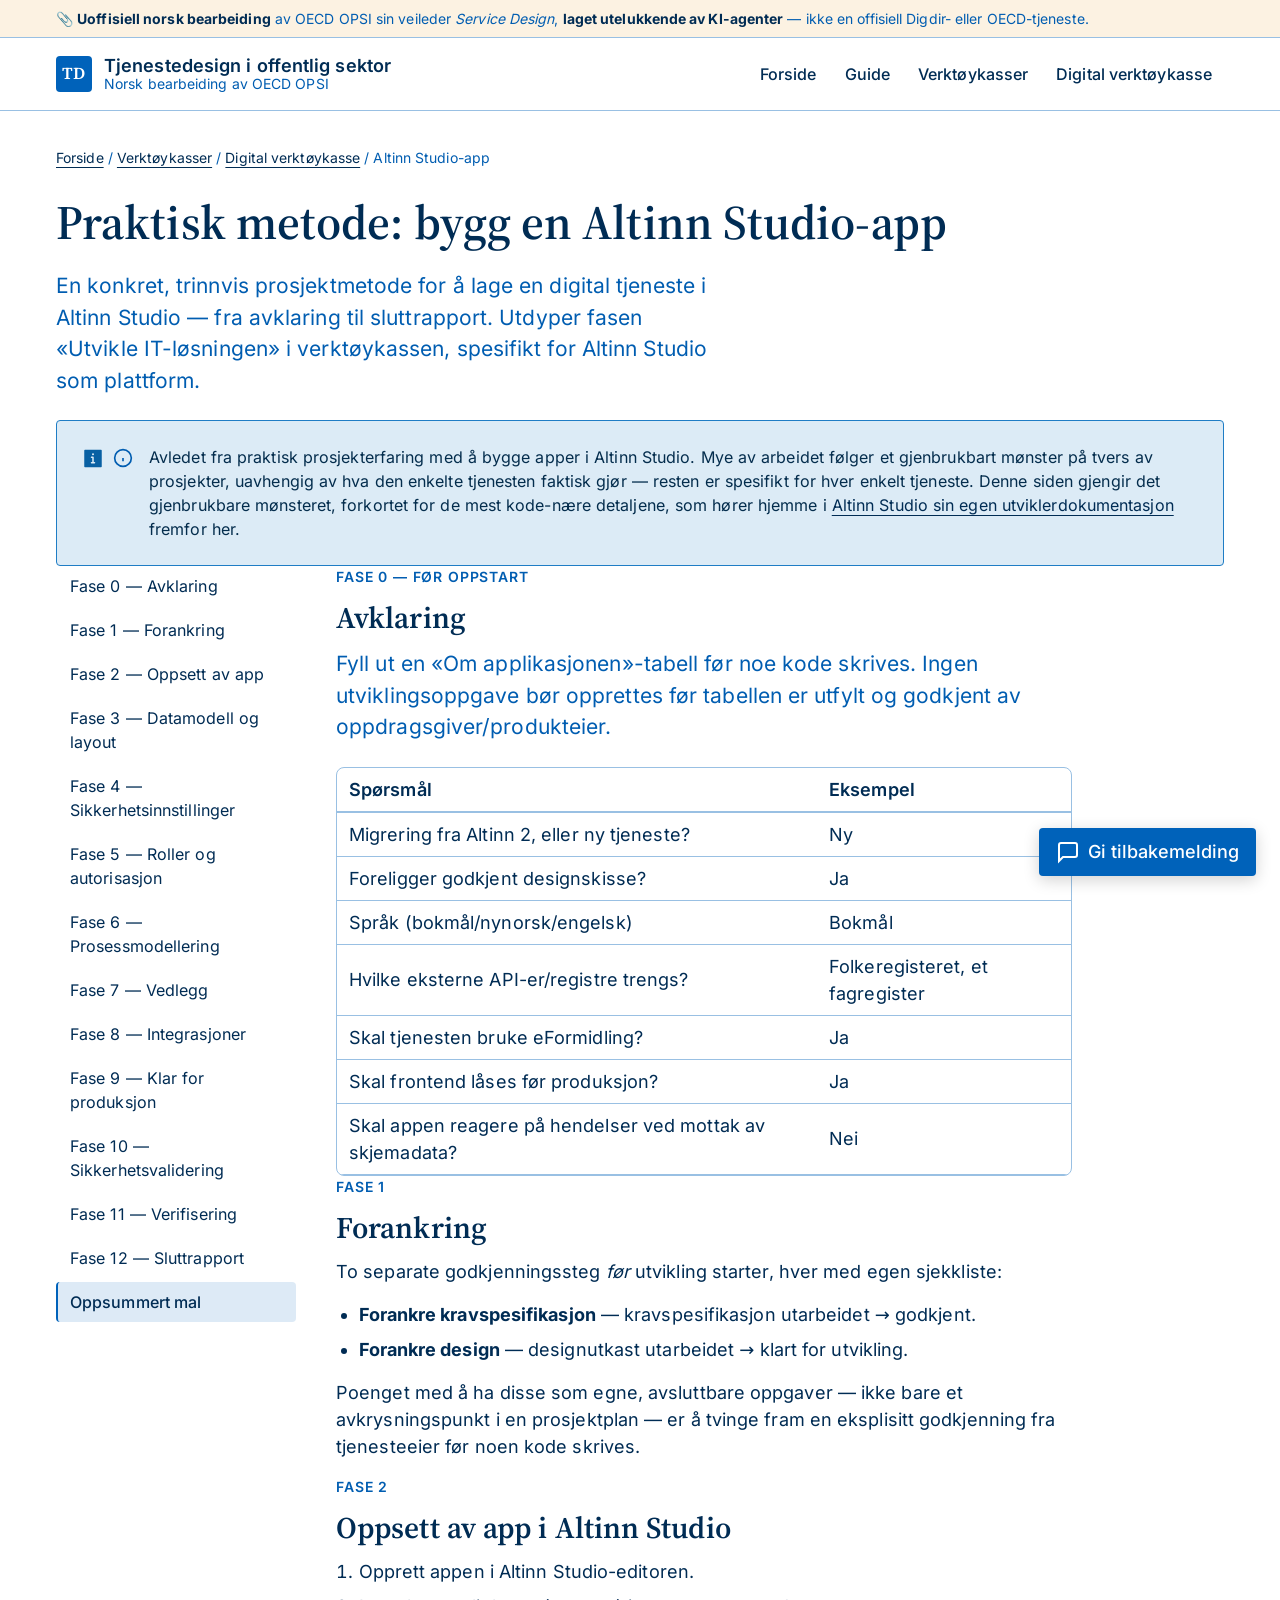
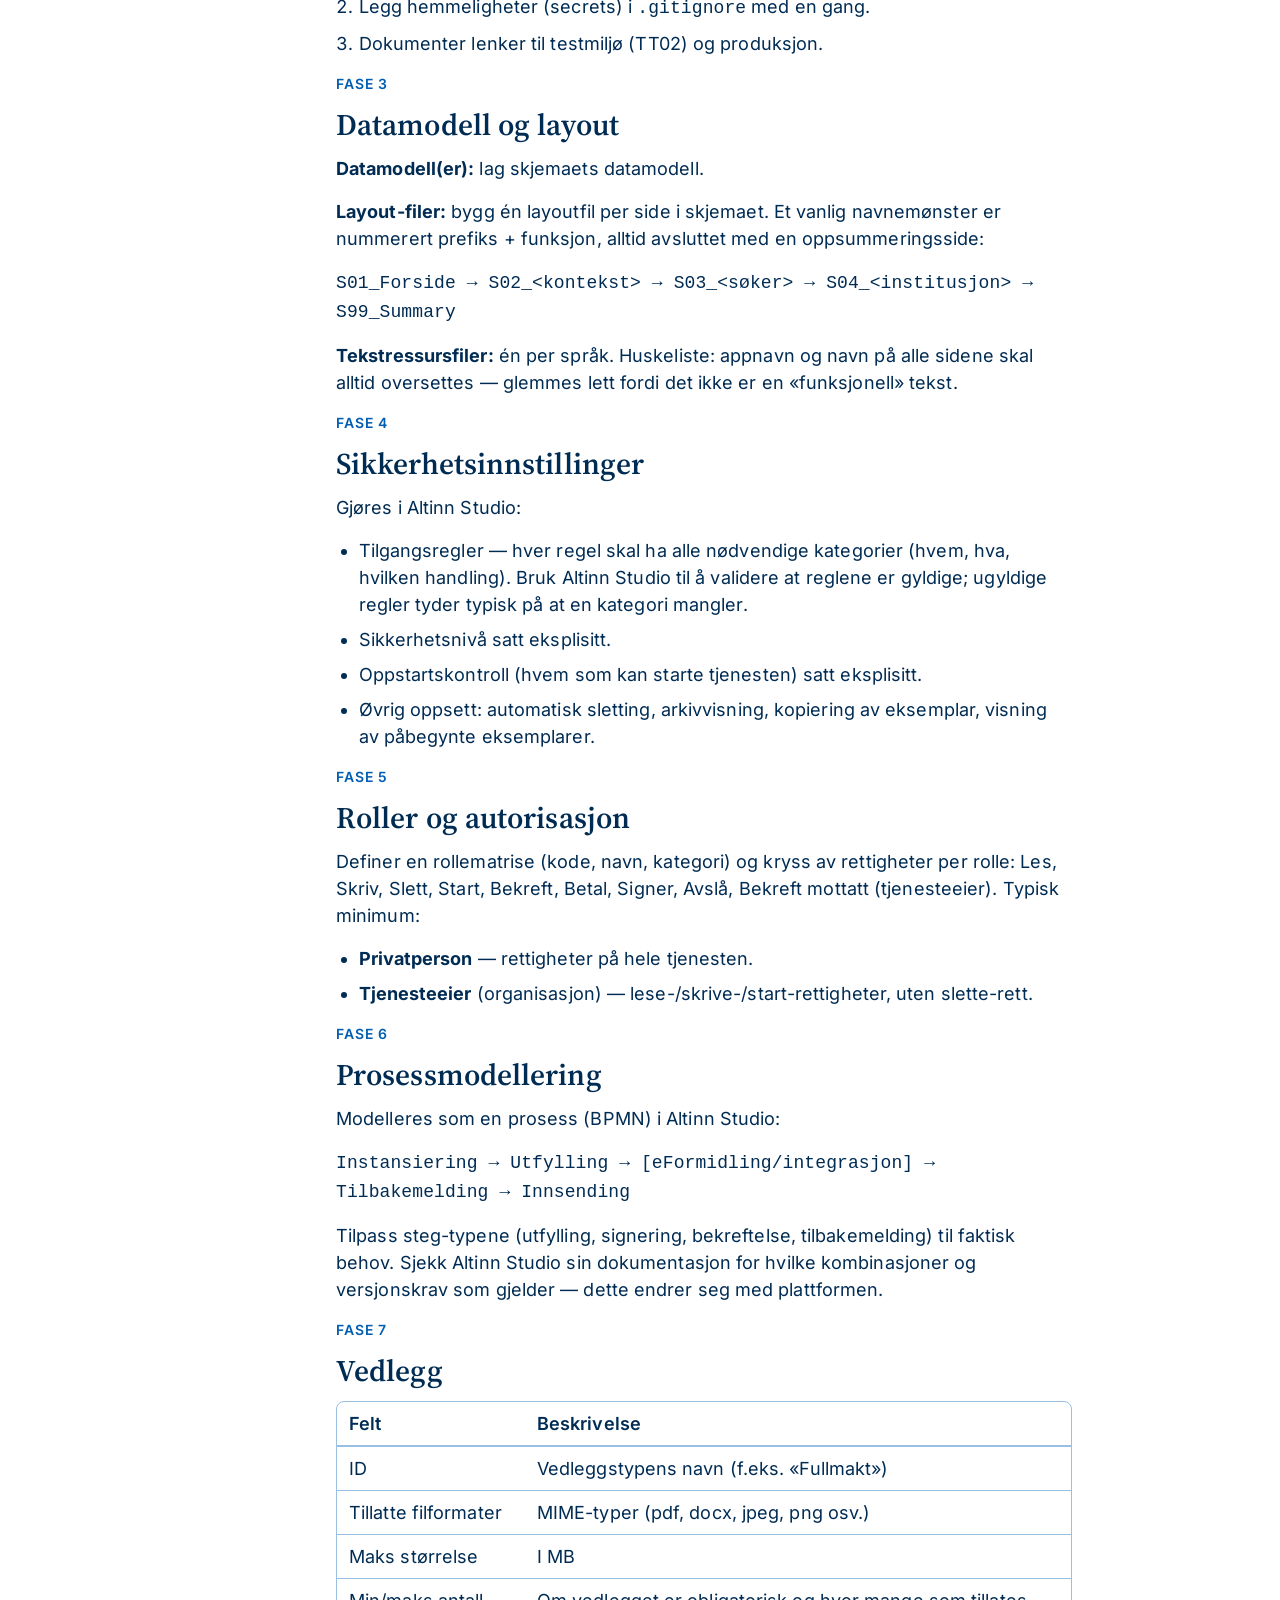
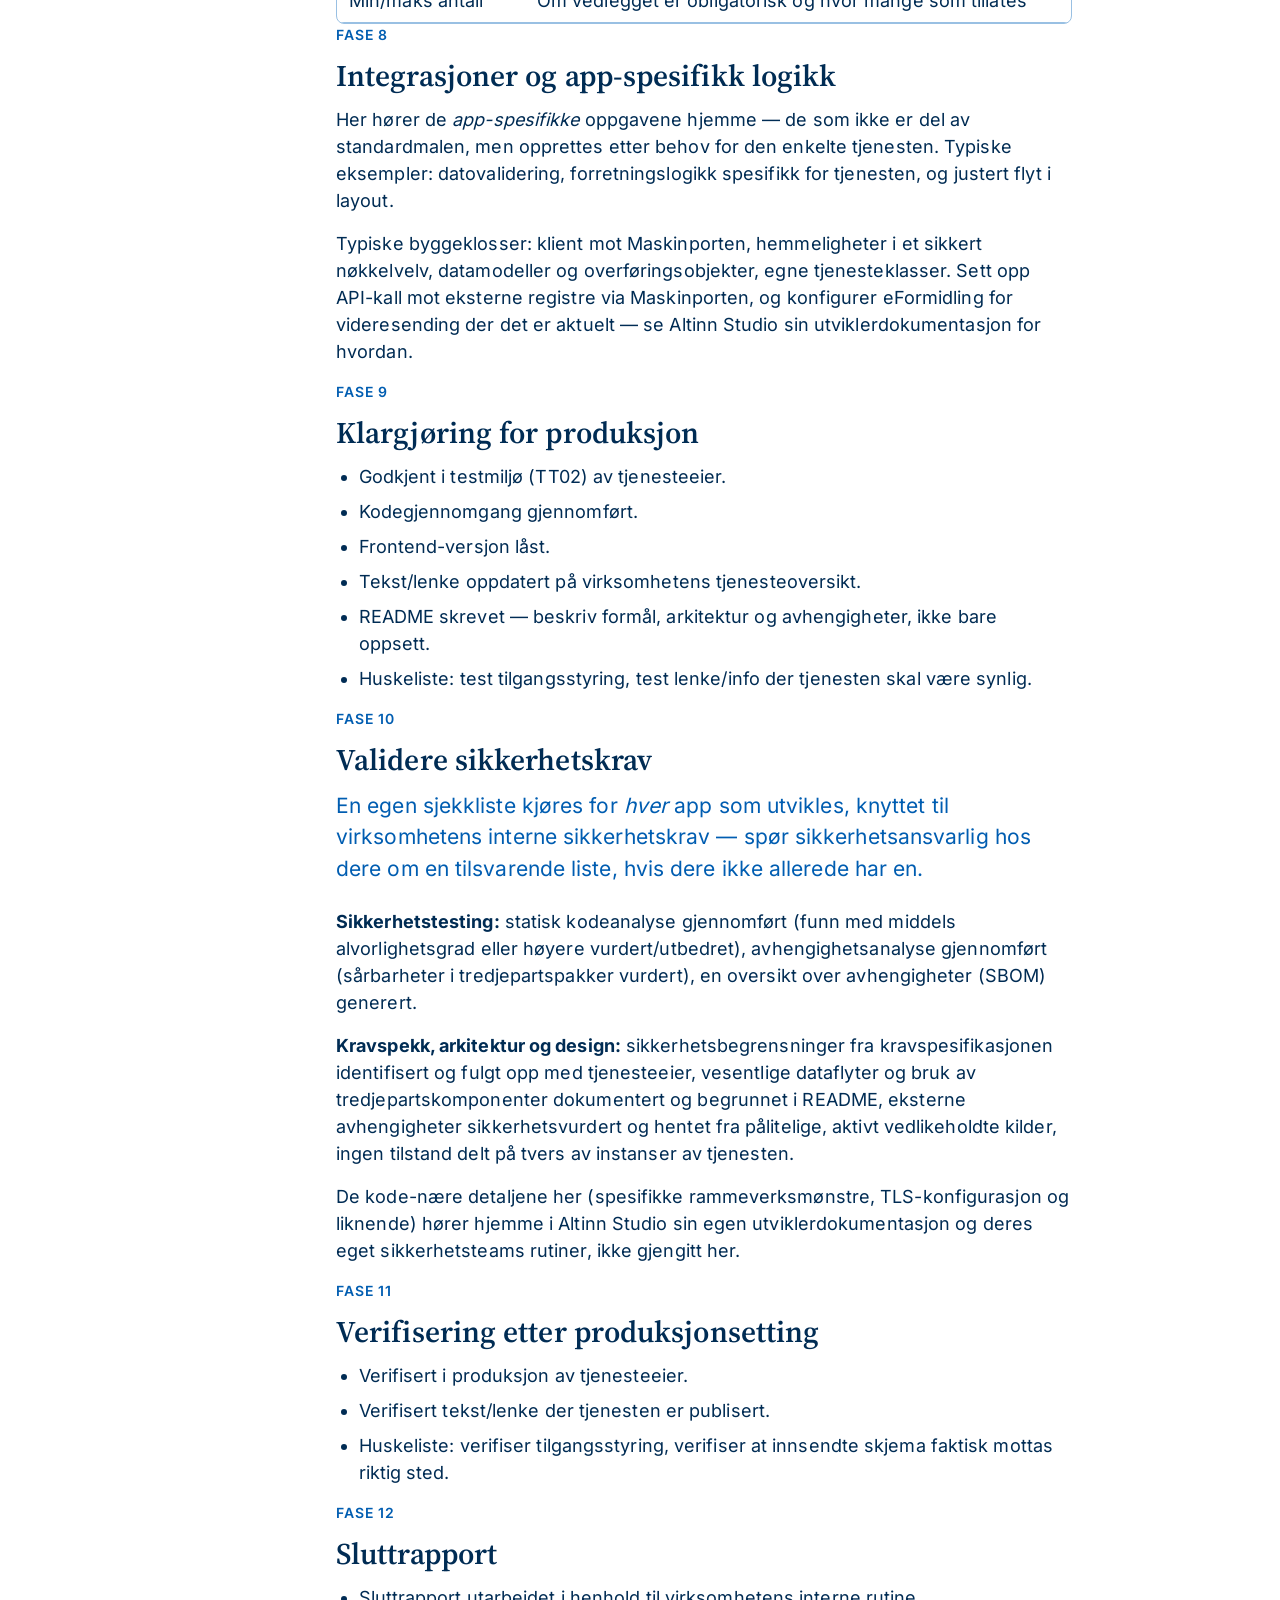
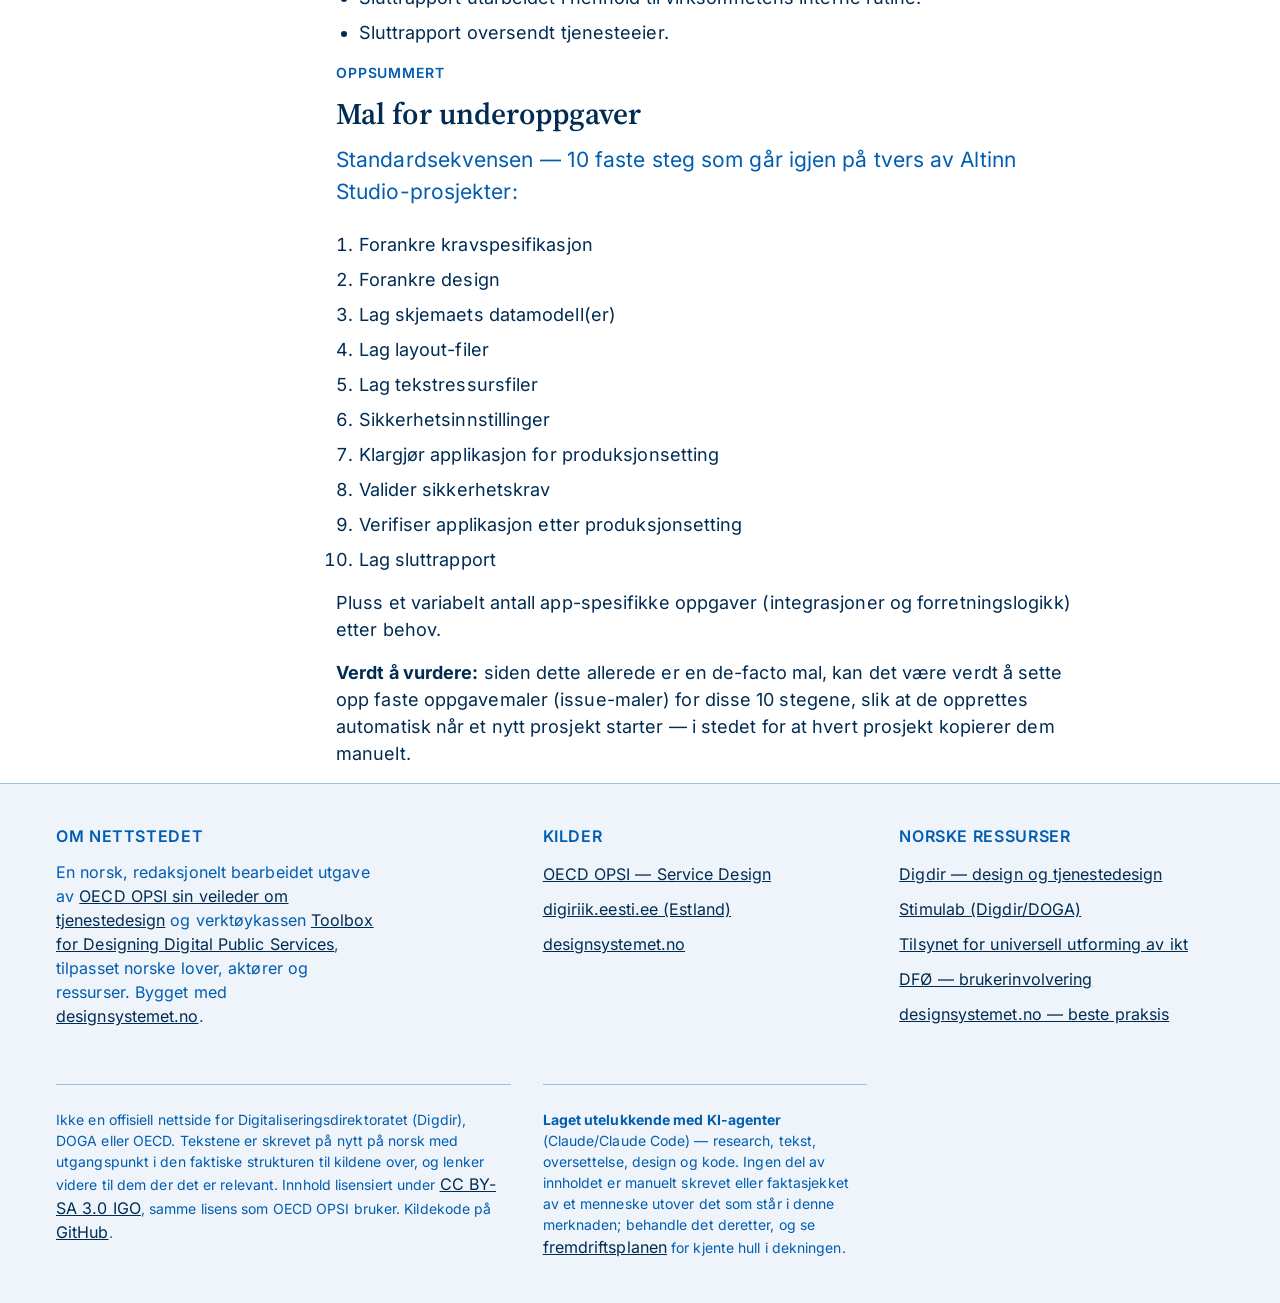
<file: verktoykasser/digitale-offentlige-tjenester/altinn-studio-app/index.html>
<!DOCTYPE html>
<html lang="nb">
<head>
<meta charset="utf-8">
<meta name="viewport" content="width=device-width, initial-scale=1">
<title>Bygg en Altinn Studio-app</title>
<meta name="description" content="Praktisk, trinnvis prosjektmetode for å lage en digital tjeneste i Altinn Studio, avledet fra et reelt Digdir-prosjekt — fra avklaring til sluttrapport.">
<link rel="canonical" href="https://finnuro.github.io/tjenestedesign-no/verktoykasser/digitale-offentlige-tjenester/altinn-studio-app/">
<link rel="icon" href="../../../assets/favicon.svg" type="image/svg+xml">
<link rel="stylesheet" href="../../../assets/css/fonts.css">
<link rel="stylesheet" href="../../../assets/css/vendor/designsystemet.css">
<link rel="stylesheet" href="../../../assets/css/vendor/designsystemet-theme.css">
<link rel="stylesheet" href="../../../assets/css/site.css">
<meta property="og:title" content="Bygg en Altinn Studio-app">
<meta property="og:description" content="Praktisk, trinnvis prosjektmetode for å lage en digital tjeneste i Altinn Studio, avledet fra et reelt Digdir-prosjekt — fra avklaring til sluttrapport.">
<meta property="og:type" content="website">
</head>
<body>

<a class="ds-link skip-to-content" href="#main">Hopp til innhold</a>

<div class="disclaimer-bar">
  <div class="wrap">
    <span>📎 <strong>Uoffisiell norsk bearbeiding</strong> av OECD OPSI sin veileder <em>Service Design</em>, <strong>laget utelukkende av KI-agenter</strong> — ikke en offisiell Digdir- eller OECD-tjeneste.</span>
  </div>
</div>

<header class="site-header">
  <div class="wrap">
    <a class="brand plain" href="../../../">
      <span class="brand__mark" aria-hidden="true">TD</span>
      <span class="brand__text">
        <span class="brand__title">Tjenestedesign i offentlig sektor</span>
        <span class="brand__subtitle">Norsk bearbeiding av OECD OPSI</span>
      </span>
    </a>
    <nav class="main-nav" aria-label="Hovedmeny">
      <a href="../../../">Forside</a>
      <a href="../../../guide/">Guide</a>
      <a href="../../../verktoykasser/">Verktøykasser</a>
      <a href="../../../verktoykasser/digitale-offentlige-tjenester/">Digital verktøykasse</a>
    </nav>
  </div>
</header>

<main id="main">
  <div class="wrap page-head">
    <span style="font-size:var(--ds-body-xs-font-size); color:var(--ds-color-text-subtle);"><a class="ds-link" href="../../../">Forside</a> / <a class="ds-link" href="../../">Verktøykasser</a> / <a class="ds-link" href="../">Digital verktøykasse</a> / Altinn Studio-app</span>
    <h1>Praktisk metode: bygg en Altinn Studio-app</h1>
    <p class="lead">En konkret, trinnvis prosjektmetode for å lage en digital tjeneste i Altinn Studio — fra avklaring til sluttrapport. Utdyper fasen «Utvikle IT-løsningen» i verktøykassen, spesifikt for Altinn Studio som plattform.</p>
  </div>

  <div class="wrap" style="padding-block: var(--ds-size-4) 0;">
    <div class="ds-alert" data-color="info">
      <div class="attribution-box">
        <svg xmlns="http://www.w3.org/2000/svg" width="20" height="20" viewBox="0 0 24 24" fill="none" stroke="currentColor" stroke-width="2" aria-hidden="true"><circle cx="12" cy="12" r="10"></circle><line x1="12" y1="16" x2="12" y2="12"></line><line x1="12" y1="8" x2="12.01" y2="8"></line></svg>
        <p style="margin:0; font-size:var(--ds-body-sm-font-size);">
          Avledet fra praktisk prosjekterfaring med å bygge apper i Altinn Studio. Mye av arbeidet følger et gjenbrukbart mønster på tvers av prosjekter, uavhengig av hva den enkelte tjenesten faktisk gjør — resten er spesifikt for hver enkelt tjeneste. Denne siden gjengir det gjenbrukbare mønsteret, forkortet for de mest kode-nære detaljene, som hører hjemme i <a class="ds-link" href="https://docs.altinn.studio/nb/altinn-studio/v8/guides/development/" target="_blank" rel="noopener">Altinn Studio sin egen utviklerdokumentasjon</a> fremfor her.
        </p>
      </div>
    </div>
  </div>

  <div class="wrap guide-layout">
    <nav class="guide-nav" aria-label="Innhold i metoden">
      <a href="#avklaring" data-anchor="avklaring">Fase 0 — Avklaring</a>
      <a href="#forankring" data-anchor="forankring">Fase 1 — Forankring</a>
      <a href="#oppsett" data-anchor="oppsett">Fase 2 — Oppsett av app</a>
      <a href="#datamodell-layout" data-anchor="datamodell-layout">Fase 3 — Datamodell og layout</a>
      <a href="#sikkerhetsinnstillinger" data-anchor="sikkerhetsinnstillinger">Fase 4 — Sikkerhetsinnstillinger</a>
      <a href="#roller" data-anchor="roller">Fase 5 — Roller og autorisasjon</a>
      <a href="#prosessmodellering" data-anchor="prosessmodellering">Fase 6 — Prosessmodellering</a>
      <a href="#vedlegg" data-anchor="vedlegg">Fase 7 — Vedlegg</a>
      <a href="#integrasjoner" data-anchor="integrasjoner">Fase 8 — Integrasjoner</a>
      <a href="#produksjonsklar" data-anchor="produksjonsklar">Fase 9 — Klar for produksjon</a>
      <a href="#sikkerhetsvalidering" data-anchor="sikkerhetsvalidering">Fase 10 — Sikkerhetsvalidering</a>
      <a href="#verifisering" data-anchor="verifisering">Fase 11 — Verifisering</a>
      <a href="#sluttrapport" data-anchor="sluttrapport">Fase 12 — Sluttrapport</a>
      <a href="#mal" data-anchor="mal">Oppsummert mal</a>
    </nav>

    <article class="guide-article">
      <section id="avklaring">
        <span class="section-num">Fase 0 — Før oppstart</span>
        <h2>Avklaring</h2>
        <p class="intro">Fyll ut en «Om applikasjonen»-tabell før noe kode skrives. Ingen utviklingsoppgave bør opprettes før tabellen er utfylt og godkjent av oppdragsgiver/produkteier.</p>
        <div class="table-scroll">
          <table class="ds-table">
            <thead><tr><th scope="col">Spørsmål</th><th scope="col">Eksempel</th></tr></thead>
            <tbody>
              <tr><td>Migrering fra Altinn 2, eller ny tjeneste?</td><td>Ny</td></tr>
              <tr><td>Foreligger godkjent designskisse?</td><td>Ja</td></tr>
              <tr><td>Språk (bokmål/nynorsk/engelsk)</td><td>Bokmål</td></tr>
              <tr><td>Hvilke eksterne API-er/registre trengs?</td><td>Folkeregisteret, et fagregister</td></tr>
              <tr><td>Skal tjenesten bruke eFormidling?</td><td>Ja</td></tr>
              <tr><td>Skal frontend låses før produksjon?</td><td>Ja</td></tr>
              <tr><td>Skal appen reagere på hendelser ved mottak av skjemadata?</td><td>Nei</td></tr>
            </tbody>
          </table>
        </div>
      </section>

      <section id="forankring">
        <span class="section-num">Fase 1</span>
        <h2>Forankring</h2>
        <p>To separate godkjenningssteg <em>før</em> utvikling starter, hver med egen sjekkliste:</p>
        <ul>
          <li><strong>Forankre kravspesifikasjon</strong> — kravspesifikasjon utarbeidet → godkjent.</li>
          <li><strong>Forankre design</strong> — designutkast utarbeidet → klart for utvikling.</li>
        </ul>
        <p>Poenget med å ha disse som egne, avsluttbare oppgaver — ikke bare et avkrysningspunkt i en prosjektplan — er å tvinge fram en eksplisitt godkjenning fra tjenesteeier før noen kode skrives.</p>
      </section>

      <section id="oppsett">
        <span class="section-num">Fase 2</span>
        <h2>Oppsett av app i Altinn Studio</h2>
        <ol>
          <li>Opprett appen i Altinn Studio-editoren.</li>
          <li>Legg hemmeligheter (secrets) i <code>.gitignore</code> med en gang.</li>
          <li>Dokumenter lenker til testmiljø (TT02) og produksjon.</li>
        </ol>
      </section>

      <section id="datamodell-layout">
        <span class="section-num">Fase 3</span>
        <h2>Datamodell og layout</h2>
        <p><strong>Datamodell(er):</strong> lag skjemaets datamodell.</p>
        <p><strong>Layout-filer:</strong> bygg én layoutfil per side i skjemaet. Et vanlig navnemønster er nummerert prefiks + funksjon, alltid avsluttet med en oppsummeringsside:</p>
        <p><code>S01_Forside → S02_&lt;kontekst&gt; → S03_&lt;søker&gt; → S04_&lt;institusjon&gt; → S99_Summary</code></p>
        <p><strong>Tekstressursfiler:</strong> én per språk. Huskeliste: appnavn og navn på alle sidene skal alltid oversettes — glemmes lett fordi det ikke er en «funksjonell» tekst.</p>
      </section>

      <section id="sikkerhetsinnstillinger">
        <span class="section-num">Fase 4</span>
        <h2>Sikkerhetsinnstillinger</h2>
        <p>Gjøres i Altinn Studio:</p>
        <ul>
          <li>Tilgangsregler — hver regel skal ha alle nødvendige kategorier (hvem, hva, hvilken handling). Bruk Altinn Studio til å validere at reglene er gyldige; ugyldige regler tyder typisk på at en kategori mangler.</li>
          <li>Sikkerhetsnivå satt eksplisitt.</li>
          <li>Oppstartskontroll (hvem som kan starte tjenesten) satt eksplisitt.</li>
          <li>Øvrig oppsett: automatisk sletting, arkivvisning, kopiering av eksemplar, visning av påbegynte eksemplarer.</li>
        </ul>
      </section>

      <section id="roller">
        <span class="section-num">Fase 5</span>
        <h2>Roller og autorisasjon</h2>
        <p>Definer en rollematrise (kode, navn, kategori) og kryss av rettigheter per rolle: Les, Skriv, Slett, Start, Bekreft, Betal, Signer, Avslå, Bekreft mottatt (tjenesteeier). Typisk minimum:</p>
        <ul>
          <li><strong>Privatperson</strong> — rettigheter på hele tjenesten.</li>
          <li><strong>Tjenesteeier</strong> (organisasjon) — lese-/skrive-/start-rettigheter, uten slette-rett.</li>
        </ul>
      </section>

      <section id="prosessmodellering">
        <span class="section-num">Fase 6</span>
        <h2>Prosessmodellering</h2>
        <p>Modelleres som en prosess (BPMN) i Altinn Studio:</p>
        <p><code>Instansiering → Utfylling → [eFormidling/integrasjon] → Tilbakemelding → Innsending</code></p>
        <p>Tilpass steg-typene (utfylling, signering, bekreftelse, tilbakemelding) til faktisk behov. Sjekk Altinn Studio sin dokumentasjon for hvilke kombinasjoner og versjonskrav som gjelder — dette endrer seg med plattformen.</p>
      </section>

      <section id="vedlegg">
        <span class="section-num">Fase 7</span>
        <h2>Vedlegg</h2>
        <div class="table-scroll">
          <table class="ds-table">
            <thead><tr><th scope="col">Felt</th><th scope="col">Beskrivelse</th></tr></thead>
            <tbody>
              <tr><td>ID</td><td>Vedleggstypens navn (f.eks. «Fullmakt»)</td></tr>
              <tr><td>Tillatte filformater</td><td>MIME-typer (pdf, docx, jpeg, png osv.)</td></tr>
              <tr><td>Maks størrelse</td><td>I MB</td></tr>
              <tr><td>Min/maks antall</td><td>Om vedlegget er obligatorisk og hvor mange som tillates</td></tr>
            </tbody>
          </table>
        </div>
      </section>

      <section id="integrasjoner">
        <span class="section-num">Fase 8</span>
        <h2>Integrasjoner og app-spesifikk logikk</h2>
        <p>Her hører de <em>app-spesifikke</em> oppgavene hjemme — de som ikke er del av standardmalen, men opprettes etter behov for den enkelte tjenesten. Typiske eksempler: datovalidering, forretningslogikk spesifikk for tjenesten, og justert flyt i layout.</p>
        <p>Typiske byggeklosser: klient mot Maskinporten, hemmeligheter i et sikkert nøkkelvelv, datamodeller og overføringsobjekter, egne tjenesteklasser. Sett opp API-kall mot eksterne registre via Maskinporten, og konfigurer eFormidling for videresending der det er aktuelt — se Altinn Studio sin utviklerdokumentasjon for hvordan.</p>
      </section>

      <section id="produksjonsklar">
        <span class="section-num">Fase 9</span>
        <h2>Klargjøring for produksjon</h2>
        <ul>
          <li>Godkjent i testmiljø (TT02) av tjenesteeier.</li>
          <li>Kodegjennomgang gjennomført.</li>
          <li>Frontend-versjon låst.</li>
          <li>Tekst/lenke oppdatert på virksomhetens tjenesteoversikt.</li>
          <li>README skrevet — beskriv formål, arkitektur og avhengigheter, ikke bare oppsett.</li>
          <li>Huskeliste: test tilgangsstyring, test lenke/info der tjenesten skal være synlig.</li>
        </ul>
      </section>

      <section id="sikkerhetsvalidering">
        <span class="section-num">Fase 10</span>
        <h2>Validere sikkerhetskrav</h2>
        <p class="intro">En egen sjekkliste kjøres for <em>hver</em> app som utvikles, knyttet til virksomhetens interne sikkerhetskrav — spør sikkerhetsansvarlig hos dere om en tilsvarende liste, hvis dere ikke allerede har en.</p>
        <p><strong>Sikkerhetstesting:</strong> statisk kodeanalyse gjennomført (funn med middels alvorlighetsgrad eller høyere vurdert/utbedret), avhengighetsanalyse gjennomført (sårbarheter i tredjepartspakker vurdert), en oversikt over avhengigheter (SBOM) generert.</p>
        <p><strong>Kravspekk, arkitektur og design:</strong> sikkerhetsbegrensninger fra kravspesifikasjonen identifisert og fulgt opp med tjenesteeier, vesentlige dataflyter og bruk av tredjepartskomponenter dokumentert og begrunnet i README, eksterne avhengigheter sikkerhetsvurdert og hentet fra pålitelige, aktivt vedlikeholdte kilder, ingen tilstand delt på tvers av instanser av tjenesten.</p>
        <p>De kode-nære detaljene her (spesifikke rammeverksmønstre, TLS-konfigurasjon og liknende) hører hjemme i Altinn Studio sin egen utviklerdokumentasjon og deres eget sikkerhetsteams rutiner, ikke gjengitt her.</p>
      </section>

      <section id="verifisering">
        <span class="section-num">Fase 11</span>
        <h2>Verifisering etter produksjonsetting</h2>
        <ul>
          <li>Verifisert i produksjon av tjenesteeier.</li>
          <li>Verifisert tekst/lenke der tjenesten er publisert.</li>
          <li>Huskeliste: verifiser tilgangsstyring, verifiser at innsendte skjema faktisk mottas riktig sted.</li>
        </ul>
      </section>

      <section id="sluttrapport">
        <span class="section-num">Fase 12</span>
        <h2>Sluttrapport</h2>
        <ul>
          <li>Sluttrapport utarbeidet i henhold til virksomhetens interne rutine.</li>
          <li>Sluttrapport oversendt tjenesteeier.</li>
        </ul>
      </section>

      <section id="mal">
        <span class="section-num">Oppsummert</span>
        <h2>Mal for underoppgaver</h2>
        <p class="intro">Standardsekvensen — 10 faste steg som går igjen på tvers av Altinn Studio-prosjekter:</p>
        <ol>
          <li>Forankre kravspesifikasjon</li>
          <li>Forankre design</li>
          <li>Lag skjemaets datamodell(er)</li>
          <li>Lag layout-filer</li>
          <li>Lag tekstressursfiler</li>
          <li>Sikkerhetsinnstillinger</li>
          <li>Klargjør applikasjon for produksjonsetting</li>
          <li>Valider sikkerhetskrav</li>
          <li>Verifiser applikasjon etter produksjonsetting</li>
          <li>Lag sluttrapport</li>
        </ol>
        <p>Pluss et variabelt antall app-spesifikke oppgaver (integrasjoner og forretningslogikk) etter behov.</p>
        <p><strong>Verdt å vurdere:</strong> siden dette allerede er en de-facto mal, kan det være verdt å sette opp faste oppgavemaler (issue-maler) for disse 10 stegene, slik at de opprettes automatisk når et nytt prosjekt starter — i stedet for at hvert prosjekt kopierer dem manuelt.</p>
      </section>
    </article>
  </div>
</main>

<footer class="site-footer">
  <div class="wrap">
    <div>
      <h3>Om nettstedet</h3>
      <p style="font-size:var(--ds-body-sm-font-size); color:var(--ds-color-text-subtle); max-width:32ch; margin:0;">
        En norsk, redaksjonelt bearbeidet utgave av
        <a href="https://oecd-opsi.org/guide/service-design/" target="_blank" rel="noopener">OECD OPSI sin veileder om tjenestedesign</a>
        og verktøykassen
        <a href="https://oecd-opsi.org/toolkits/toolbox-for-designing-digital-public-services/" target="_blank" rel="noopener">Toolbox for Designing Digital Public Services</a>,
        tilpasset norske lover, aktører og ressurser. Bygget med
        <a href="https://designsystemet.no/" target="_blank" rel="noopener">designsystemet.no</a>.
      </p>
    </div>
    <div>
      <h3>Kilder</h3>
      <ul>
        <li><a href="https://oecd-opsi.org/guide/service-design/" target="_blank" rel="noopener">OECD OPSI — Service Design</a></li>
        <li><a href="https://digiriik.eesti.ee/" target="_blank" rel="noopener">digiriik.eesti.ee (Estland)</a></li>
        <li><a href="https://designsystemet.no/" target="_blank" rel="noopener">designsystemet.no</a></li>
      </ul>
    </div>
    <div>
      <h3>Norske ressurser</h3>
      <ul>
        <li><a href="https://www.digdir.no/innovasjon/design/3075" target="_blank" rel="noopener">Digdir — design og tjenestedesign</a></li>
        <li><a href="https://doga.no/aktiviteter/design-og-innovasjon/stimulab/" target="_blank" rel="noopener">Stimulab (Digdir/DOGA)</a></li>
        <li><a href="https://www.uutilsynet.no/" target="_blank" rel="noopener">Tilsynet for universell utforming av ikt</a></li>
        <li><a href="https://arbeidsgiver.dfo.no/ressurser-og-verktoy/lede-prosesser-og-moter/involvere-utforske-og-prioritere/brukerinvolvering" target="_blank" rel="noopener">DFØ — brukerinvolvering</a></li>
        <li><a href="https://designsystemet.no/no/best-practices" target="_blank" rel="noopener">designsystemet.no — beste praksis</a></li>
      </ul>
    </div>
    <p class="fine">
      Ikke en offisiell nettside for Digitaliseringsdirektoratet (Digdir), DOGA eller OECD. Tekstene er skrevet på nytt på norsk med utgangspunkt i den faktiske strukturen til kildene over, og lenker videre til dem der det er relevant. Innhold lisensiert under
      <a href="https://creativecommons.org/licenses/by-sa/3.0/igo/" target="_blank" rel="noopener">CC BY-SA 3.0 IGO</a>, samme lisens som OECD OPSI bruker. Kildekode på
      <a href="https://github.com/FinnurO/tjenestedesign-no" target="_blank" rel="noopener">GitHub</a>.
    </p>
    <p class="fine">
      <strong>Laget utelukkende med KI-agenter</strong> (Claude/Claude Code) — research, tekst, oversettelse, design og kode. Ingen del av innholdet er manuelt skrevet eller faktasjekket av et menneske utover det som står i denne merknaden; behandle det deretter, og se
      <a href="https://github.com/FinnurO/tjenestedesign-no/issues/1" target="_blank" rel="noopener">fremdriftsplanen</a> for kjente hull i dekningen.
    </p>
  </div>
</footer>

<button type="button" class="ds-button feedback-fab" data-color="accent" id="feedback-open-btn" aria-haspopup="dialog">
  <svg xmlns="http://www.w3.org/2000/svg" width="18" height="18" viewBox="0 0 24 24" fill="none" stroke="currentColor" stroke-width="2" aria-hidden="true"><path d="M21 15a2 2 0 0 1-2 2H7l-4 4V5a2 2 0 0 1 2-2h14a2 2 0 0 1 2 2z"></path></svg>
  <span class="btn-label">Gi tilbakemelding</span>
</button>

<dialog class="feedback-dialog" id="feedback-dialog" aria-labelledby="feedback-dialog-title">
  <div class="feedback-dialog__body">
    <h2 id="feedback-dialog-title">Gi tilbakemelding</h2>
    <p class="lead">Sendes som et innspill på GitHub — du logger inn med (eller oppretter) en gratis GitHub-konto for å fullføre innsendingen der.</p>
    <p class="feedback-hint">Vi tar automatisk med hvilke seksjoner du har åpnet på siden (se under). Vil du sitere en bestemt setning: lukk dette vinduet, marker teksten på siden, og trykk «Gi tilbakemelding» på nytt — da blir den sitert her også.</p>
    <div class="feedback-context" id="feedback-context"></div>
    <div class="feedback-field">
      <label for="feedback-text">Hva vil du si noe om?</label>
      <textarea id="feedback-text" placeholder="Skriv tilbakemeldingen din her …"></textarea>
    </div>
    <div class="feedback-actions">
      <button type="button" class="ds-button" data-variant="tertiary" data-color="neutral" id="feedback-cancel-btn">Avbryt</button>
      <button type="button" class="ds-button" data-color="accent" id="feedback-submit-btn">Send inn på GitHub →</button>
    </div>
  </div>
</dialog>

<script>
(function(){
  // --- Bridge Artifact-/nettleser-tema til designsystemet sitt data-color-scheme ---
  var root = document.documentElement;
  function syncScheme(){
    var t = root.getAttribute('data-theme');
    root.setAttribute('data-color-scheme', t === 'dark' ? 'dark' : t === 'light' ? 'light' : 'auto');
  }
  syncScheme();
  new MutationObserver(syncScheme).observe(root, { attributes:true, attributeFilter:['data-theme'] });

  // --- Guide: fremhev aktivt underkapittel i venstremenyen ved skrolling ---
  var guideSections = document.querySelectorAll('.guide-article > section[id]');
  var guideLinks = document.querySelectorAll('.guide-nav a');
  if(guideSections.length && 'IntersectionObserver' in window){
    var io = new IntersectionObserver(function(entries){
      entries.forEach(function(e){
        if(e.isIntersecting){
          guideLinks.forEach(function(l){ l.classList.toggle('active', l.dataset.anchor === e.target.id); });
        }
      });
    }, { rootMargin: '-20% 0px -70% 0px' });
    guideSections.forEach(function(s){ io.observe(s); });
  }

  // --- Tilbakemelding: åpner GitHub sitt "nytt issue"-skjema, forhåndsutfylt med kontekst ---
  var fbOpenBtn = document.getElementById('feedback-open-btn');
  var fbDialog = document.getElementById('feedback-dialog');
  if(fbOpenBtn && fbDialog && typeof fbDialog.showModal === 'function'){
    var fbCancelBtn = document.getElementById('feedback-cancel-btn');
    var fbSubmitBtn = document.getElementById('feedback-submit-btn');
    var fbTextEl = document.getElementById('feedback-text');
    var fbCtxEl = document.getElementById('feedback-context');
    var fbPendingSelection = '';

    function fbGatherContext(){
      var openSections = Array.prototype.slice.call(document.querySelectorAll('main details[open] > summary'))
        .map(function(s){
          var title = s.querySelector('.s-title');
          var text = title ? title.textContent : s.textContent;
          return text.trim().replace(/\s+/g,' ');
        })
        .filter(Boolean);
      return { url: location.href, title: document.title, openSections: openSections, selection: fbPendingSelection };
    }

    function fbEsc(s){
      var d = document.createElement('div'); d.textContent = s; return d.innerHTML;
    }

    function fbRenderContext(ctx){
      var lines = ['<div><strong>Side:</strong> ' + fbEsc(ctx.title) + '</div>'];
      if(ctx.openSections.length){
        lines.push('<div><strong>Åpne seksjoner:</strong> ' + fbEsc(ctx.openSections.slice(0,4).join(' › ')) + '</div>');
      }
      if(ctx.selection){
        var sel = ctx.selection.length > 200 ? ctx.selection.slice(0,200) + '…' : ctx.selection;
        lines.push('<div><strong>Merket tekst:</strong> «' + fbEsc(sel) + '»</div>');
      }
      fbCtxEl.innerHTML = lines.join('');
    }

    fbOpenBtn.addEventListener('click', function(){
      var sel = window.getSelection ? window.getSelection().toString().trim() : '';
      fbPendingSelection = sel;
      fbRenderContext(fbGatherContext());
      fbTextEl.value = '';
      fbDialog.showModal();
      fbTextEl.focus();
    });
    fbCancelBtn.addEventListener('click', function(){ fbDialog.close(); });
    fbDialog.addEventListener('click', function(e){ if(e.target === fbDialog) fbDialog.close(); });
    fbDialog.addEventListener('cancel', function(){});
    fbSubmitBtn.addEventListener('click', function(){
      var ctx = fbGatherContext();
      var body = '**Side:** ' + ctx.url + '\n';
      if(ctx.openSections.length){ body += '**Åpne seksjoner:** ' + ctx.openSections.join(' › ') + '\n'; }
      if(ctx.selection){ body += '**Merket tekst:**\n> ' + ctx.selection.replace(/\n/g,'\n> ') + '\n'; }
      body += '\n---\n\n' + (fbTextEl.value.trim() || '_(ingen tekst skrevet inn)_');
      var title = 'Tilbakemelding: ' + ctx.title;
      var issueUrl = 'https://github.com/FinnurO/tjenestedesign-no/issues/new'
        + '?title=' + encodeURIComponent(title)
        + '&body=' + encodeURIComponent(body)
        + '&labels=' + encodeURIComponent('tilbakemelding');
      window.open(issueUrl, '_blank', 'noopener');
      fbDialog.close();
    });
  }
})();
</script>
</body>
</html>
</file>
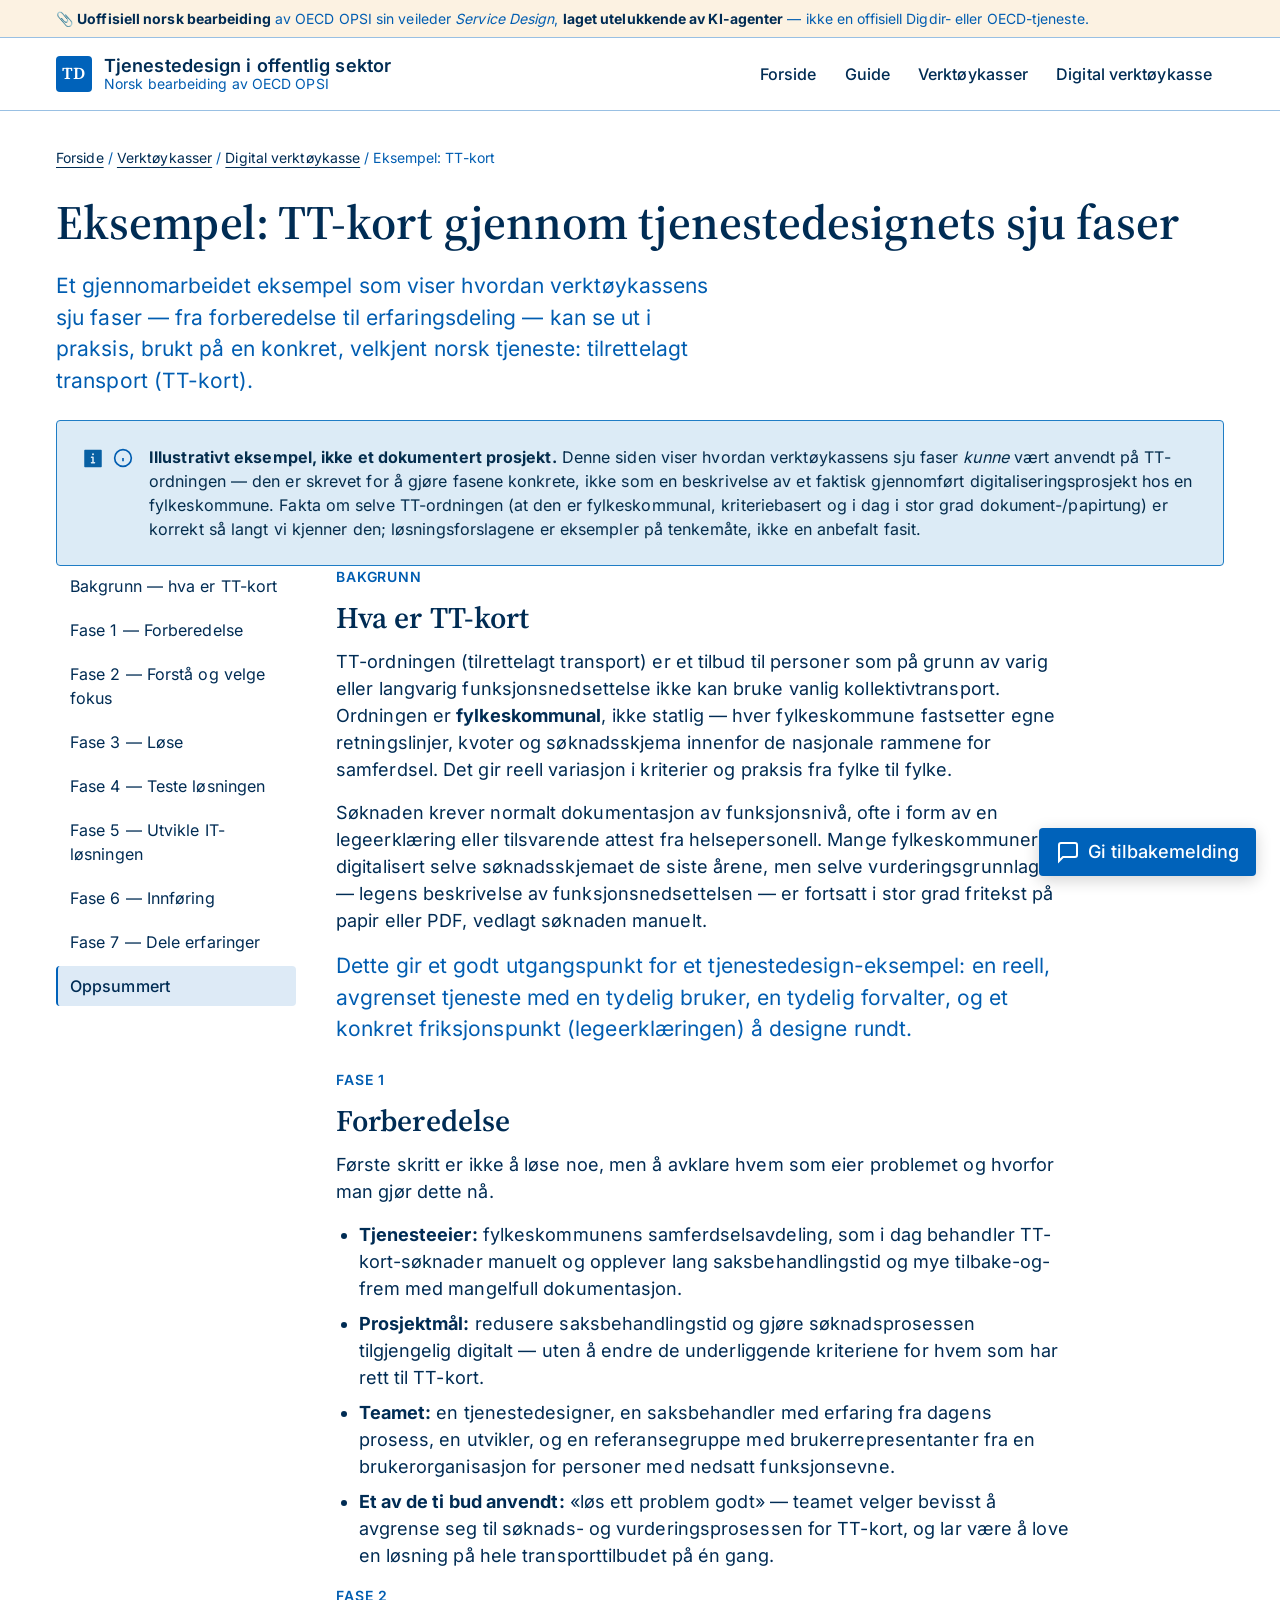
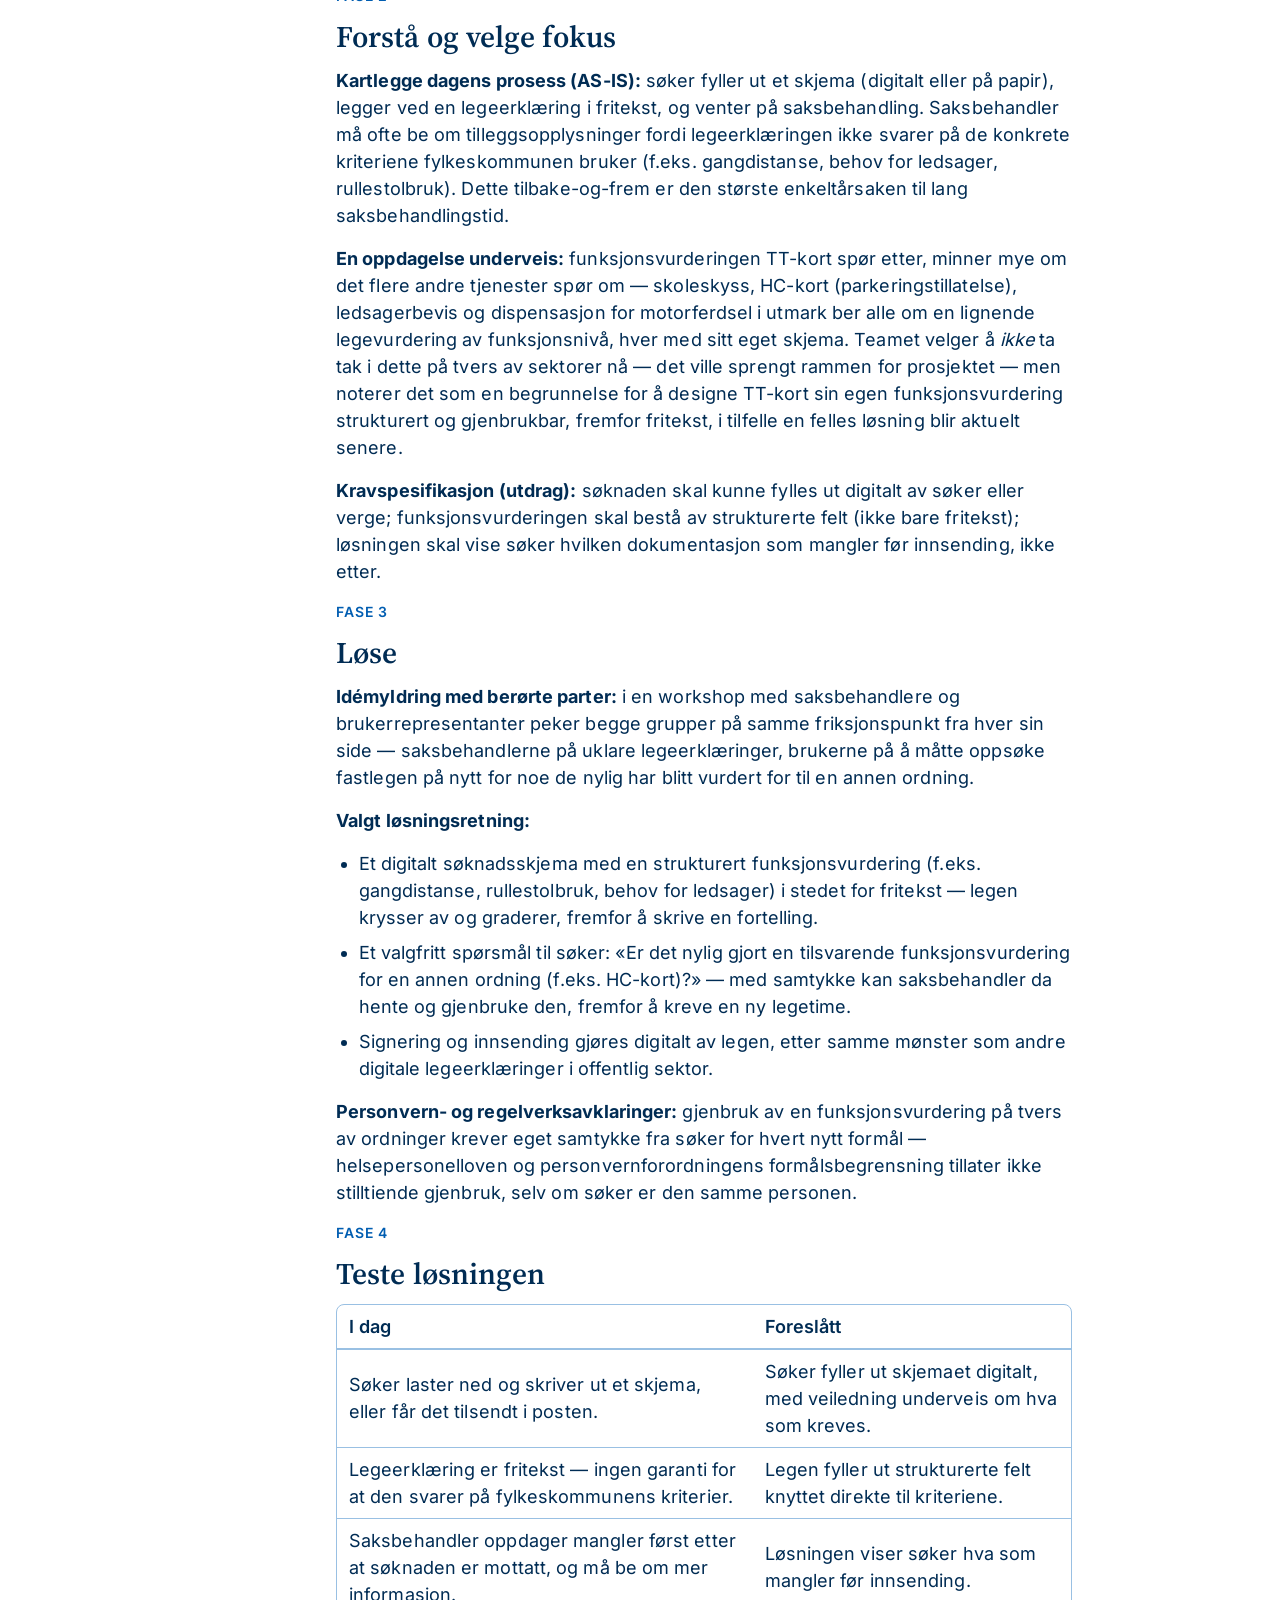
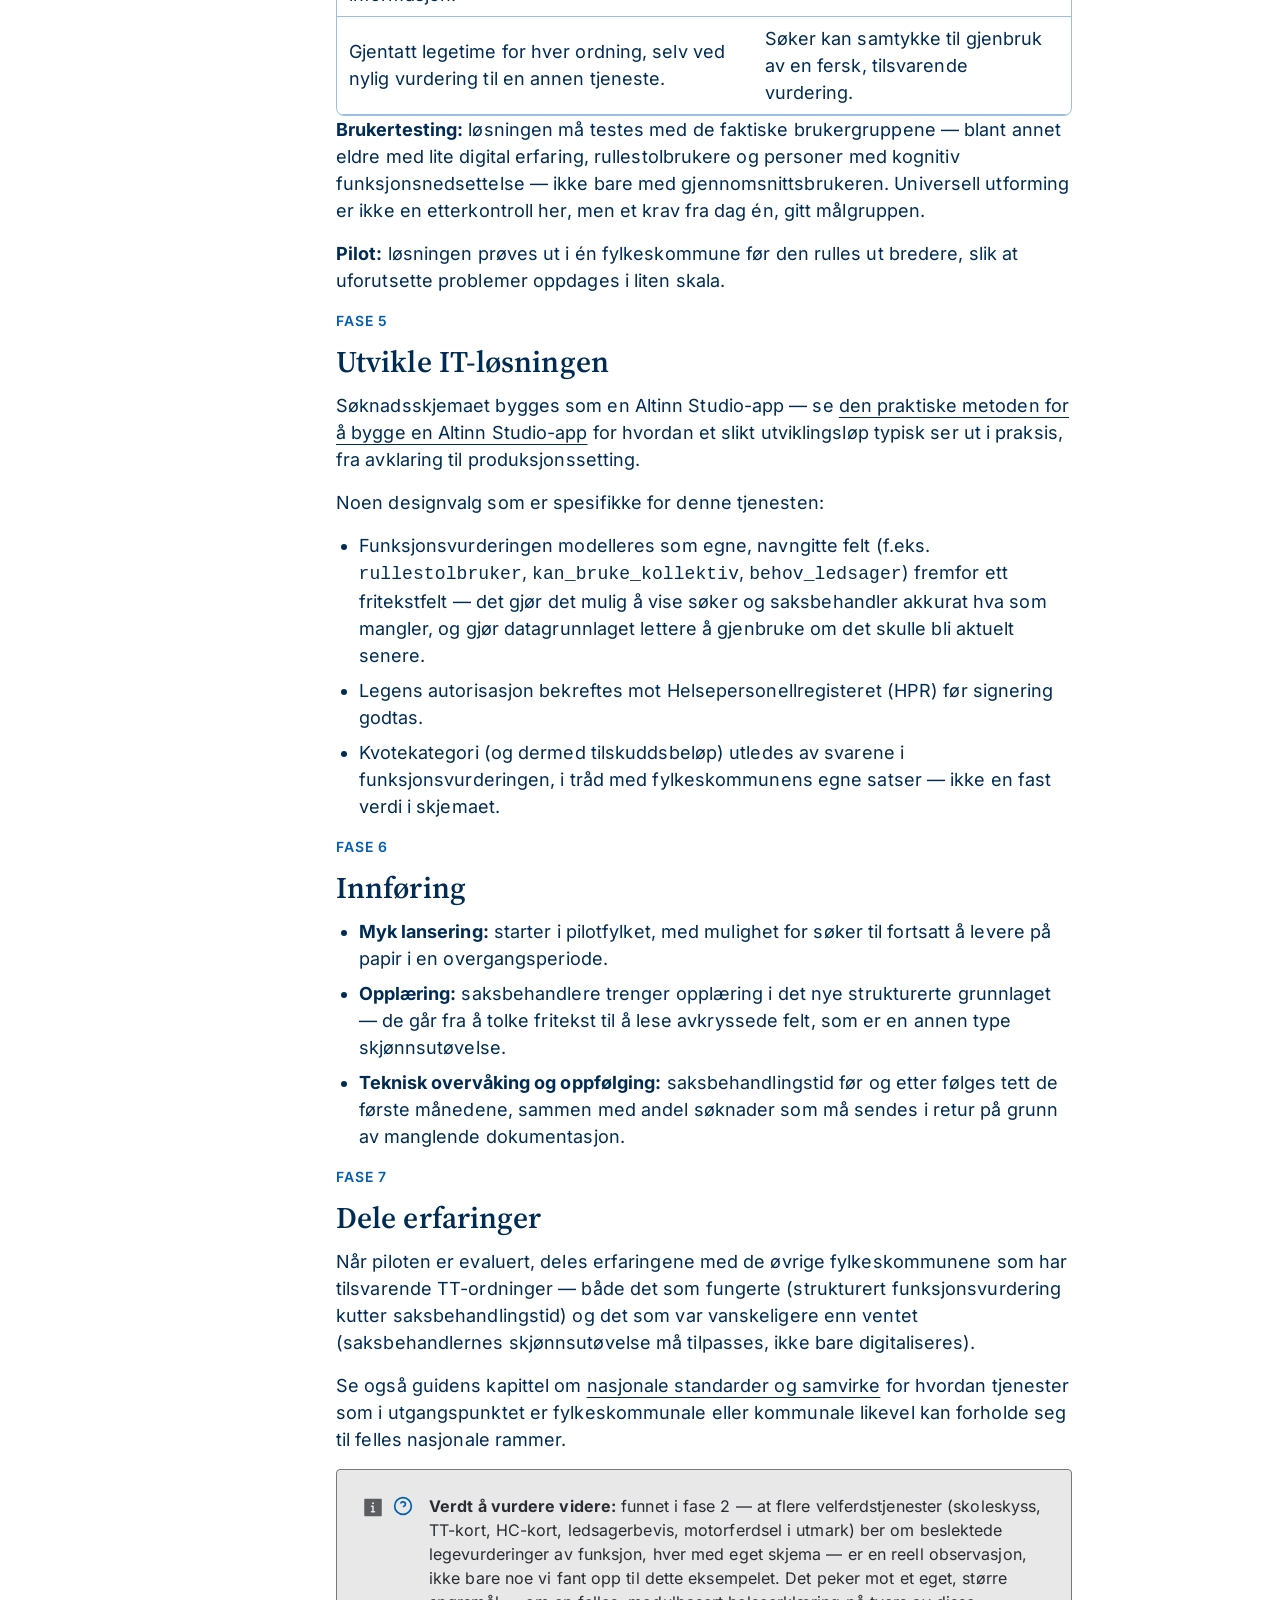
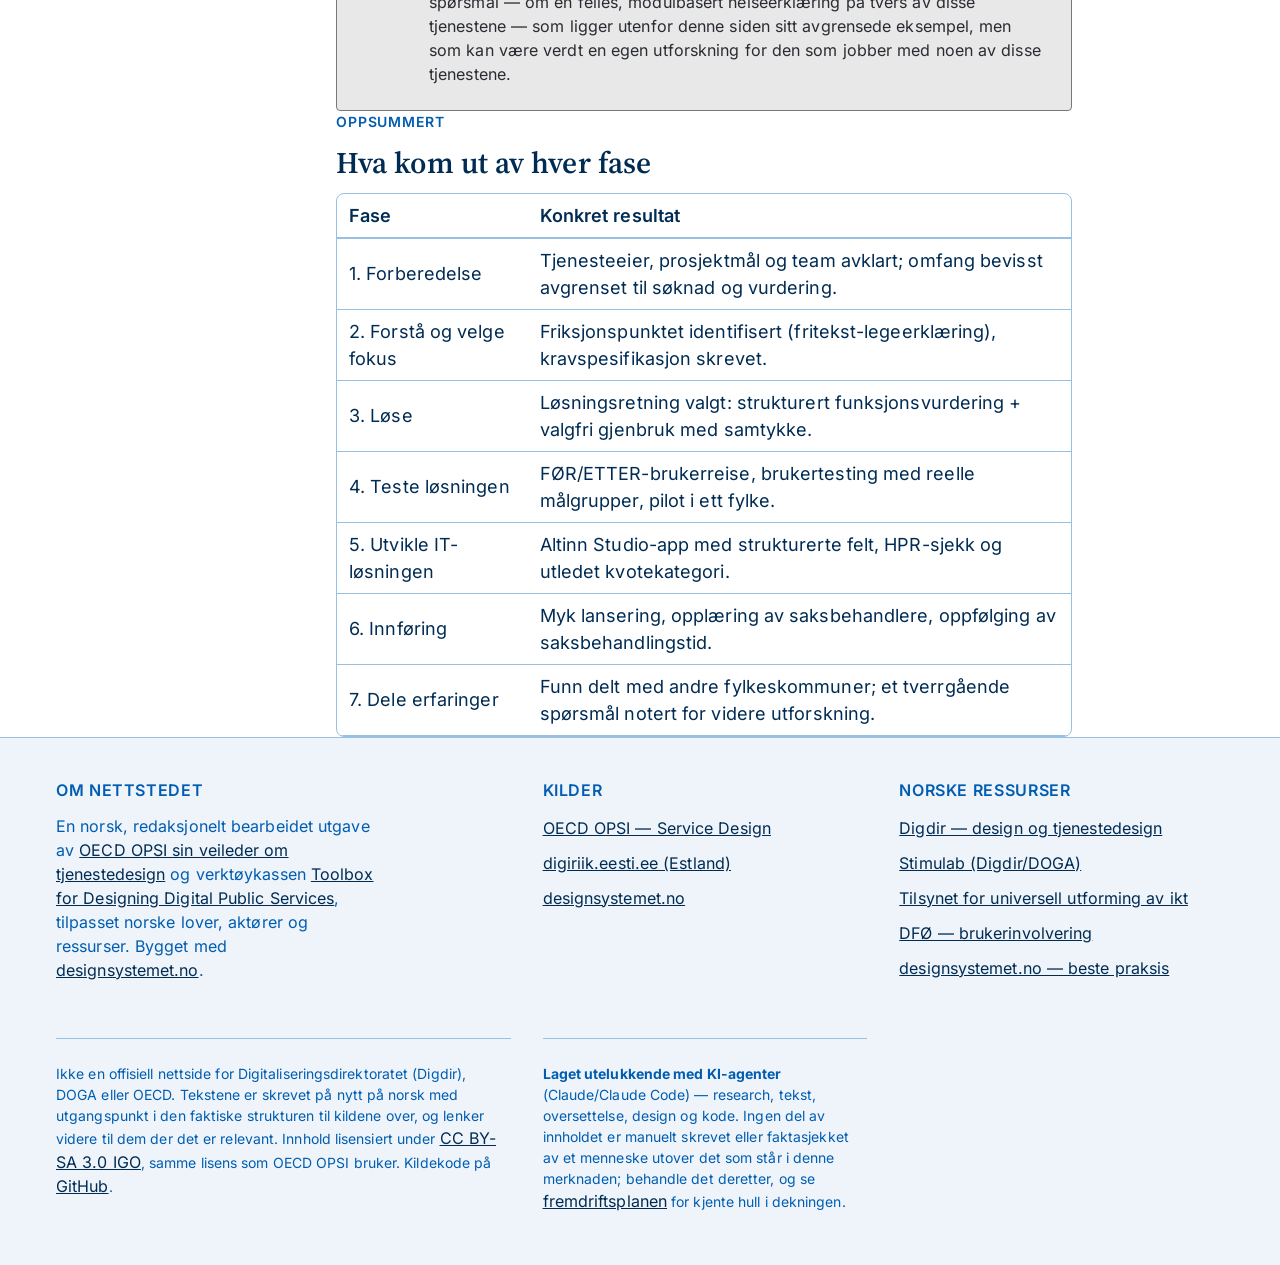
<file: verktoykasser/digitale-offentlige-tjenester/eksempel-tt-kort/index.html>
<!DOCTYPE html>
<html lang="nb">
<head>
<meta charset="utf-8">
<meta name="viewport" content="width=device-width, initial-scale=1">
<title>Eksempel: TT-kort gjennom tjenestedesignets sju faser</title>
<meta name="description" content="Et illustrativt eksempel på hvordan verktøykassens sju faser kan anvendes på en konkret norsk tjeneste: tilrettelagt transport (TT-kort).">
<link rel="canonical" href="https://finnuro.github.io/tjenestedesign-no/verktoykasser/digitale-offentlige-tjenester/eksempel-tt-kort/">
<link rel="icon" href="../../../assets/favicon.svg" type="image/svg+xml">
<link rel="stylesheet" href="../../../assets/css/fonts.css">
<link rel="stylesheet" href="../../../assets/css/vendor/designsystemet.css">
<link rel="stylesheet" href="../../../assets/css/vendor/designsystemet-theme.css">
<link rel="stylesheet" href="../../../assets/css/site.css">
<meta property="og:title" content="Eksempel: TT-kort gjennom tjenestedesignets sju faser">
<meta property="og:description" content="Et illustrativt eksempel på hvordan verktøykassens sju faser kan anvendes på en konkret norsk tjeneste: tilrettelagt transport (TT-kort).">
<meta property="og:type" content="website">
</head>
<body>

<a class="ds-link skip-to-content" href="#main">Hopp til innhold</a>

<div class="disclaimer-bar">
  <div class="wrap">
    <span>📎 <strong>Uoffisiell norsk bearbeiding</strong> av OECD OPSI sin veileder <em>Service Design</em>, <strong>laget utelukkende av KI-agenter</strong> — ikke en offisiell Digdir- eller OECD-tjeneste.</span>
  </div>
</div>

<header class="site-header">
  <div class="wrap">
    <a class="brand plain" href="../../../">
      <span class="brand__mark" aria-hidden="true">TD</span>
      <span class="brand__text">
        <span class="brand__title">Tjenestedesign i offentlig sektor</span>
        <span class="brand__subtitle">Norsk bearbeiding av OECD OPSI</span>
      </span>
    </a>
    <nav class="main-nav" aria-label="Hovedmeny">
      <a href="../../../">Forside</a>
      <a href="../../../guide/">Guide</a>
      <a href="../../../verktoykasser/">Verktøykasser</a>
      <a href="../../../verktoykasser/digitale-offentlige-tjenester/">Digital verktøykasse</a>
    </nav>
  </div>
</header>

<main id="main">
  <div class="wrap page-head">
    <span style="font-size:var(--ds-body-xs-font-size); color:var(--ds-color-text-subtle);"><a class="ds-link" href="../../../">Forside</a> / <a class="ds-link" href="../../">Verktøykasser</a> / <a class="ds-link" href="../">Digital verktøykasse</a> / Eksempel: TT-kort</span>
    <h1>Eksempel: TT-kort gjennom tjenestedesignets sju faser</h1>
    <p class="lead">Et gjennomarbeidet eksempel som viser hvordan verktøykassens sju faser — fra forberedelse til erfaringsdeling — kan se ut i praksis, brukt på en konkret, velkjent norsk tjeneste: tilrettelagt transport (TT-kort).</p>
  </div>

  <div class="wrap" style="padding-block: var(--ds-size-4) 0;">
    <div class="ds-alert" data-color="info">
      <div class="attribution-box">
        <svg xmlns="http://www.w3.org/2000/svg" width="20" height="20" viewBox="0 0 24 24" fill="none" stroke="currentColor" stroke-width="2" aria-hidden="true"><circle cx="12" cy="12" r="10"></circle><line x1="12" y1="16" x2="12" y2="12"></line><line x1="12" y1="8" x2="12.01" y2="8"></line></svg>
        <p style="margin:0; font-size:var(--ds-body-sm-font-size);">
          <strong>Illustrativt eksempel, ikke et dokumentert prosjekt.</strong> Denne siden viser hvordan verktøykassens sju faser <em>kunne</em> vært anvendt på TT-ordningen — den er skrevet for å gjøre fasene konkrete, ikke som en beskrivelse av et faktisk gjennomført digitaliseringsprosjekt hos en fylkeskommune. Fakta om selve TT-ordningen (at den er fylkeskommunal, kriteriebasert og i dag i stor grad dokument-/papirtung) er korrekt så langt vi kjenner den; løsningsforslagene er eksempler på tenkemåte, ikke en anbefalt fasit.
        </p>
      </div>
    </div>
  </div>

  <div class="wrap guide-layout">
    <nav class="guide-nav" aria-label="Innhold i eksempelet">
      <a href="#bakgrunn" data-anchor="bakgrunn">Bakgrunn — hva er TT-kort</a>
      <a href="#forberedelse" data-anchor="forberedelse">Fase 1 — Forberedelse</a>
      <a href="#forsta-fokus" data-anchor="forsta-fokus">Fase 2 — Forstå og velge fokus</a>
      <a href="#lose" data-anchor="lose">Fase 3 — Løse</a>
      <a href="#teste" data-anchor="teste">Fase 4 — Teste løsningen</a>
      <a href="#utvikle" data-anchor="utvikle">Fase 5 — Utvikle IT-løsningen</a>
      <a href="#innforing" data-anchor="innforing">Fase 6 — Innføring</a>
      <a href="#dele-erfaringer" data-anchor="dele-erfaringer">Fase 7 — Dele erfaringer</a>
      <a href="#oppsummert" data-anchor="oppsummert">Oppsummert</a>
    </nav>

    <article class="guide-article">
      <section id="bakgrunn">
        <span class="section-num">Bakgrunn</span>
        <h2>Hva er TT-kort</h2>
        <p>TT-ordningen (tilrettelagt transport) er et tilbud til personer som på grunn av varig eller langvarig funksjonsnedsettelse ikke kan bruke vanlig kollektivtransport. Ordningen er <strong>fylkeskommunal</strong>, ikke statlig — hver fylkeskommune fastsetter egne retningslinjer, kvoter og søknadsskjema innenfor de nasjonale rammene for samferdsel. Det gir reell variasjon i kriterier og praksis fra fylke til fylke.</p>
        <p>Søknaden krever normalt dokumentasjon av funksjonsnivå, ofte i form av en legeerklæring eller tilsvarende attest fra helsepersonell. Mange fylkeskommuner har digitalisert selve søknadsskjemaet de siste årene, men selve vurderingsgrunnlaget — legens beskrivelse av funksjonsnedsettelsen — er fortsatt i stor grad fritekst på papir eller PDF, vedlagt søknaden manuelt.</p>
        <p class="intro">Dette gir et godt utgangspunkt for et tjenestedesign-eksempel: en reell, avgrenset tjeneste med en tydelig bruker, en tydelig forvalter, og et konkret friksjonspunkt (legeerklæringen) å designe rundt.</p>
      </section>

      <section id="forberedelse">
        <span class="section-num">Fase 1</span>
        <h2>Forberedelse</h2>
        <p>Første skritt er ikke å løse noe, men å avklare hvem som eier problemet og hvorfor man gjør dette nå.</p>
        <ul>
          <li><strong>Tjenesteeier:</strong> fylkeskommunens samferdselsavdeling, som i dag behandler TT-kort-søknader manuelt og opplever lang saksbehandlingstid og mye tilbake-og-frem med mangelfull dokumentasjon.</li>
          <li><strong>Prosjektmål:</strong> redusere saksbehandlingstid og gjøre søknadsprosessen tilgjengelig digitalt — uten å endre de underliggende kriteriene for hvem som har rett til TT-kort.</li>
          <li><strong>Teamet:</strong> en tjenestedesigner, en saksbehandler med erfaring fra dagens prosess, en utvikler, og en referansegruppe med brukerrepresentanter fra en brukerorganisasjon for personer med nedsatt funksjonsevne.</li>
          <li><strong>Et av de ti bud anvendt:</strong> «løs ett problem godt» — teamet velger bevisst å avgrense seg til søknads- og vurderingsprosessen for TT-kort, og lar være å love en løsning på hele transporttilbudet på én gang.</li>
        </ul>
      </section>

      <section id="forsta-fokus">
        <span class="section-num">Fase 2</span>
        <h2>Forstå og velge fokus</h2>
        <p><strong>Kartlegge dagens prosess (AS-IS):</strong> søker fyller ut et skjema (digitalt eller på papir), legger ved en legeerklæring i fritekst, og venter på saksbehandling. Saksbehandler må ofte be om tilleggsopplysninger fordi legeerklæringen ikke svarer på de konkrete kriteriene fylkeskommunen bruker (f.eks. gangdistanse, behov for ledsager, rullestolbruk). Dette tilbake-og-frem er den største enkeltårsaken til lang saksbehandlingstid.</p>
        <p><strong>En oppdagelse underveis:</strong> funksjonsvurderingen TT-kort spør etter, minner mye om det flere andre tjenester spør om — skoleskyss, HC-kort (parkeringstillatelse), ledsagerbevis og dispensasjon for motorferdsel i utmark ber alle om en lignende legevurdering av funksjonsnivå, hver med sitt eget skjema. Teamet velger å <em>ikke</em> ta tak i dette på tvers av sektorer nå — det ville sprengt rammen for prosjektet — men noterer det som en begrunnelse for å designe TT-kort sin egen funksjonsvurdering strukturert og gjenbrukbar, fremfor fritekst, i tilfelle en felles løsning blir aktuelt senere.</p>
        <p><strong>Kravspesifikasjon (utdrag):</strong> søknaden skal kunne fylles ut digitalt av søker eller verge; funksjonsvurderingen skal bestå av strukturerte felt (ikke bare fritekst); løsningen skal vise søker hvilken dokumentasjon som mangler før innsending, ikke etter.</p>
      </section>

      <section id="lose">
        <span class="section-num">Fase 3</span>
        <h2>Løse</h2>
        <p><strong>Idémyldring med berørte parter:</strong> i en workshop med saksbehandlere og brukerrepresentanter peker begge grupper på samme friksjonspunkt fra hver sin side — saksbehandlerne på uklare legeerklæringer, brukerne på å måtte oppsøke fastlegen på nytt for noe de nylig har blitt vurdert for til en annen ordning.</p>
        <p><strong>Valgt løsningsretning:</strong></p>
        <ul>
          <li>Et digitalt søknadsskjema med en strukturert funksjonsvurdering (f.eks. gangdistanse, rullestolbruk, behov for ledsager) i stedet for fritekst — legen krysser av og graderer, fremfor å skrive en fortelling.</li>
          <li>Et valgfritt spørsmål til søker: «Er det nylig gjort en tilsvarende funksjonsvurdering for en annen ordning (f.eks. HC-kort)?» — med samtykke kan saksbehandler da hente og gjenbruke den, fremfor å kreve en ny legetime.</li>
          <li>Signering og innsending gjøres digitalt av legen, etter samme mønster som andre digitale legeerklæringer i offentlig sektor.</li>
        </ul>
        <p><strong>Personvern- og regelverksavklaringer:</strong> gjenbruk av en funksjonsvurdering på tvers av ordninger krever eget samtykke fra søker for hvert nytt formål — helsepersonelloven og personvernforordningens formålsbegrensning tillater ikke stilltiende gjenbruk, selv om søker er den samme personen.</p>
      </section>

      <section id="teste">
        <span class="section-num">Fase 4</span>
        <h2>Teste løsningen</h2>
        <div class="table-scroll">
          <table class="ds-table">
            <thead><tr><th scope="col">I dag</th><th scope="col">Foreslått</th></tr></thead>
            <tbody>
              <tr><td>Søker laster ned og skriver ut et skjema, eller får det tilsendt i posten.</td><td>Søker fyller ut skjemaet digitalt, med veiledning underveis om hva som kreves.</td></tr>
              <tr><td>Legeerklæring er fritekst — ingen garanti for at den svarer på fylkeskommunens kriterier.</td><td>Legen fyller ut strukturerte felt knyttet direkte til kriteriene.</td></tr>
              <tr><td>Saksbehandler oppdager mangler først etter at søknaden er mottatt, og må be om mer informasjon.</td><td>Løsningen viser søker hva som mangler før innsending.</td></tr>
              <tr><td>Gjentatt legetime for hver ordning, selv ved nylig vurdering til en annen tjeneste.</td><td>Søker kan samtykke til gjenbruk av en fersk, tilsvarende vurdering.</td></tr>
            </tbody>
          </table>
        </div>
        <p><strong>Brukertesting:</strong> løsningen må testes med de faktiske brukergruppene — blant annet eldre med lite digital erfaring, rullestolbrukere og personer med kognitiv funksjonsnedsettelse — ikke bare med gjennomsnittsbrukeren. Universell utforming er ikke en etterkontroll her, men et krav fra dag én, gitt målgruppen.</p>
        <p><strong>Pilot:</strong> løsningen prøves ut i én fylkeskommune før den rulles ut bredere, slik at uforutsette problemer oppdages i liten skala.</p>
      </section>

      <section id="utvikle">
        <span class="section-num">Fase 5</span>
        <h2>Utvikle IT-løsningen</h2>
        <p>Søknadsskjemaet bygges som en Altinn Studio-app — se <a class="ds-link" href="../altinn-studio-app/">den praktiske metoden for å bygge en Altinn Studio-app</a> for hvordan et slikt utviklingsløp typisk ser ut i praksis, fra avklaring til produksjonssetting.</p>
        <p>Noen designvalg som er spesifikke for denne tjenesten:</p>
        <ul>
          <li>Funksjonsvurderingen modelleres som egne, navngitte felt (f.eks. <code>rullestolbruker</code>, <code>kan_bruke_kollektiv</code>, <code>behov_ledsager</code>) fremfor ett fritekstfelt — det gjør det mulig å vise søker og saksbehandler akkurat hva som mangler, og gjør datagrunnlaget lettere å gjenbruke om det skulle bli aktuelt senere.</li>
          <li>Legens autorisasjon bekreftes mot Helsepersonellregisteret (HPR) før signering godtas.</li>
          <li>Kvotekategori (og dermed tilskuddsbeløp) utledes av svarene i funksjonsvurderingen, i tråd med fylkeskommunens egne satser — ikke en fast verdi i skjemaet.</li>
        </ul>
      </section>

      <section id="innforing">
        <span class="section-num">Fase 6</span>
        <h2>Innføring</h2>
        <ul>
          <li><strong>Myk lansering:</strong> starter i pilotfylket, med mulighet for søker til fortsatt å levere på papir i en overgangsperiode.</li>
          <li><strong>Opplæring:</strong> saksbehandlere trenger opplæring i det nye strukturerte grunnlaget — de går fra å tolke fritekst til å lese avkryssede felt, som er en annen type skjønnsutøvelse.</li>
          <li><strong>Teknisk overvåking og oppfølging:</strong> saksbehandlingstid før og etter følges tett de første månedene, sammen med andel søknader som må sendes i retur på grunn av manglende dokumentasjon.</li>
        </ul>
      </section>

      <section id="dele-erfaringer">
        <span class="section-num">Fase 7</span>
        <h2>Dele erfaringer</h2>
        <p>Når piloten er evaluert, deles erfaringene med de øvrige fylkeskommunene som har tilsvarende TT-ordninger — både det som fungerte (strukturert funksjonsvurdering kutter saksbehandlingstid) og det som var vanskeligere enn ventet (saksbehandlernes skjønnsutøvelse må tilpasses, ikke bare digitaliseres).</p>
        <p>Se også guidens kapittel om <a class="ds-link" href="../../../guide/#nasjonale-standarder">nasjonale standarder og samvirke</a> for hvordan tjenester som i utgangspunktet er fylkeskommunale eller kommunale likevel kan forholde seg til felles nasjonale rammer.</p>
        <div class="ds-alert" data-color="neutral" style="margin-top:var(--ds-size-4);">
          <div class="attribution-box">
            <svg xmlns="http://www.w3.org/2000/svg" width="20" height="20" viewBox="0 0 24 24" fill="none" stroke="currentColor" stroke-width="2" aria-hidden="true"><circle cx="12" cy="12" r="10"></circle><path d="M9.09 9a3 3 0 0 1 5.83 1c0 2-3 3-3 3"></path><line x1="12" y1="17" x2="12.01" y2="17"></line></svg>
            <p style="margin:0; font-size:var(--ds-body-sm-font-size);">
              <strong>Verdt å vurdere videre:</strong> funnet i fase 2 — at flere velferdstjenester (skoleskyss, TT-kort, HC-kort, ledsagerbevis, motorferdsel i utmark) ber om beslektede legevurderinger av funksjon, hver med eget skjema — er en reell observasjon, ikke bare noe vi fant opp til dette eksempelet. Det peker mot et eget, større spørsmål — om en felles, modulbasert helseerklæring på tvers av disse tjenestene — som ligger utenfor denne siden sitt avgrensede eksempel, men som kan være verdt en egen utforskning for den som jobber med noen av disse tjenestene.
            </p>
          </div>
        </div>
      </section>

      <section id="oppsummert">
        <span class="section-num">Oppsummert</span>
        <h2>Hva kom ut av hver fase</h2>
        <div class="table-scroll">
          <table class="ds-table">
            <thead><tr><th scope="col">Fase</th><th scope="col">Konkret resultat</th></tr></thead>
            <tbody>
              <tr><td>1. Forberedelse</td><td>Tjenesteeier, prosjektmål og team avklart; omfang bevisst avgrenset til søknad og vurdering.</td></tr>
              <tr><td>2. Forstå og velge fokus</td><td>Friksjonspunktet identifisert (fritekst-legeerklæring), kravspesifikasjon skrevet.</td></tr>
              <tr><td>3. Løse</td><td>Løsningsretning valgt: strukturert funksjonsvurdering + valgfri gjenbruk med samtykke.</td></tr>
              <tr><td>4. Teste løsningen</td><td>FØR/ETTER-brukerreise, brukertesting med reelle målgrupper, pilot i ett fylke.</td></tr>
              <tr><td>5. Utvikle IT-løsningen</td><td>Altinn Studio-app med strukturerte felt, HPR-sjekk og utledet kvotekategori.</td></tr>
              <tr><td>6. Innføring</td><td>Myk lansering, opplæring av saksbehandlere, oppfølging av saksbehandlingstid.</td></tr>
              <tr><td>7. Dele erfaringer</td><td>Funn delt med andre fylkeskommuner; et tverrgående spørsmål notert for videre utforskning.</td></tr>
            </tbody>
          </table>
        </div>
      </section>
    </article>
  </div>
</main>

<footer class="site-footer">
  <div class="wrap">
    <div>
      <h3>Om nettstedet</h3>
      <p style="font-size:var(--ds-body-sm-font-size); color:var(--ds-color-text-subtle); max-width:32ch; margin:0;">
        En norsk, redaksjonelt bearbeidet utgave av
        <a href="https://oecd-opsi.org/guide/service-design/" target="_blank" rel="noopener">OECD OPSI sin veileder om tjenestedesign</a>
        og verktøykassen
        <a href="https://oecd-opsi.org/toolkits/toolbox-for-designing-digital-public-services/" target="_blank" rel="noopener">Toolbox for Designing Digital Public Services</a>,
        tilpasset norske lover, aktører og ressurser. Bygget med
        <a href="https://designsystemet.no/" target="_blank" rel="noopener">designsystemet.no</a>.
      </p>
    </div>
    <div>
      <h3>Kilder</h3>
      <ul>
        <li><a href="https://oecd-opsi.org/guide/service-design/" target="_blank" rel="noopener">OECD OPSI — Service Design</a></li>
        <li><a href="https://digiriik.eesti.ee/" target="_blank" rel="noopener">digiriik.eesti.ee (Estland)</a></li>
        <li><a href="https://designsystemet.no/" target="_blank" rel="noopener">designsystemet.no</a></li>
      </ul>
    </div>
    <div>
      <h3>Norske ressurser</h3>
      <ul>
        <li><a href="https://www.digdir.no/innovasjon/design/3075" target="_blank" rel="noopener">Digdir — design og tjenestedesign</a></li>
        <li><a href="https://doga.no/aktiviteter/design-og-innovasjon/stimulab/" target="_blank" rel="noopener">Stimulab (Digdir/DOGA)</a></li>
        <li><a href="https://www.uutilsynet.no/" target="_blank" rel="noopener">Tilsynet for universell utforming av ikt</a></li>
        <li><a href="https://arbeidsgiver.dfo.no/ressurser-og-verktoy/lede-prosesser-og-moter/involvere-utforske-og-prioritere/brukerinvolvering" target="_blank" rel="noopener">DFØ — brukerinvolvering</a></li>
        <li><a href="https://designsystemet.no/no/best-practices" target="_blank" rel="noopener">designsystemet.no — beste praksis</a></li>
      </ul>
    </div>
    <p class="fine">
      Ikke en offisiell nettside for Digitaliseringsdirektoratet (Digdir), DOGA eller OECD. Tekstene er skrevet på nytt på norsk med utgangspunkt i den faktiske strukturen til kildene over, og lenker videre til dem der det er relevant. Innhold lisensiert under
      <a href="https://creativecommons.org/licenses/by-sa/3.0/igo/" target="_blank" rel="noopener">CC BY-SA 3.0 IGO</a>, samme lisens som OECD OPSI bruker. Kildekode på
      <a href="https://github.com/FinnurO/tjenestedesign-no" target="_blank" rel="noopener">GitHub</a>.
    </p>
    <p class="fine">
      <strong>Laget utelukkende med KI-agenter</strong> (Claude/Claude Code) — research, tekst, oversettelse, design og kode. Ingen del av innholdet er manuelt skrevet eller faktasjekket av et menneske utover det som står i denne merknaden; behandle det deretter, og se
      <a href="https://github.com/FinnurO/tjenestedesign-no/issues/1" target="_blank" rel="noopener">fremdriftsplanen</a> for kjente hull i dekningen.
    </p>
  </div>
</footer>

<button type="button" class="ds-button feedback-fab" data-color="accent" id="feedback-open-btn" aria-haspopup="dialog">
  <svg xmlns="http://www.w3.org/2000/svg" width="18" height="18" viewBox="0 0 24 24" fill="none" stroke="currentColor" stroke-width="2" aria-hidden="true"><path d="M21 15a2 2 0 0 1-2 2H7l-4 4V5a2 2 0 0 1 2-2h14a2 2 0 0 1 2 2z"></path></svg>
  <span class="btn-label">Gi tilbakemelding</span>
</button>

<dialog class="feedback-dialog" id="feedback-dialog" aria-labelledby="feedback-dialog-title">
  <div class="feedback-dialog__body">
    <h2 id="feedback-dialog-title">Gi tilbakemelding</h2>
    <p class="lead">Sendes som et innspill på GitHub — du logger inn med (eller oppretter) en gratis GitHub-konto for å fullføre innsendingen der.</p>
    <p class="feedback-hint">Vi tar automatisk med hvilke seksjoner du har åpnet på siden (se under). Vil du sitere en bestemt setning: lukk dette vinduet, marker teksten på siden, og trykk «Gi tilbakemelding» på nytt — da blir den sitert her også.</p>
    <div class="feedback-context" id="feedback-context"></div>
    <div class="feedback-field">
      <label for="feedback-text">Hva vil du si noe om?</label>
      <textarea id="feedback-text" placeholder="Skriv tilbakemeldingen din her …"></textarea>
    </div>
    <div class="feedback-actions">
      <button type="button" class="ds-button" data-variant="tertiary" data-color="neutral" id="feedback-cancel-btn">Avbryt</button>
      <button type="button" class="ds-button" data-color="accent" id="feedback-submit-btn">Send inn på GitHub →</button>
    </div>
  </div>
</dialog>

<script>
(function(){
  // --- Bridge Artifact-/nettleser-tema til designsystemet sitt data-color-scheme ---
  var root = document.documentElement;
  function syncScheme(){
    var t = root.getAttribute('data-theme');
    root.setAttribute('data-color-scheme', t === 'dark' ? 'dark' : t === 'light' ? 'light' : 'auto');
  }
  syncScheme();
  new MutationObserver(syncScheme).observe(root, { attributes:true, attributeFilter:['data-theme'] });

  // --- Guide: fremhev aktivt underkapittel i venstremenyen ved skrolling ---
  var guideSections = document.querySelectorAll('.guide-article > section[id]');
  var guideLinks = document.querySelectorAll('.guide-nav a');
  if(guideSections.length && 'IntersectionObserver' in window){
    var io = new IntersectionObserver(function(entries){
      entries.forEach(function(e){
        if(e.isIntersecting){
          guideLinks.forEach(function(l){ l.classList.toggle('active', l.dataset.anchor === e.target.id); });
        }
      });
    }, { rootMargin: '-20% 0px -70% 0px' });
    guideSections.forEach(function(s){ io.observe(s); });
  }

  // --- Tilbakemelding: åpner GitHub sitt "nytt issue"-skjema, forhåndsutfylt med kontekst ---
  var fbOpenBtn = document.getElementById('feedback-open-btn');
  var fbDialog = document.getElementById('feedback-dialog');
  if(fbOpenBtn && fbDialog && typeof fbDialog.showModal === 'function'){
    var fbCancelBtn = document.getElementById('feedback-cancel-btn');
    var fbSubmitBtn = document.getElementById('feedback-submit-btn');
    var fbTextEl = document.getElementById('feedback-text');
    var fbCtxEl = document.getElementById('feedback-context');
    var fbPendingSelection = '';

    function fbGatherContext(){
      var openSections = Array.prototype.slice.call(document.querySelectorAll('main details[open] > summary'))
        .map(function(s){
          var title = s.querySelector('.s-title');
          var text = title ? title.textContent : s.textContent;
          return text.trim().replace(/\s+/g,' ');
        })
        .filter(Boolean);
      return { url: location.href, title: document.title, openSections: openSections, selection: fbPendingSelection };
    }

    function fbEsc(s){
      var d = document.createElement('div'); d.textContent = s; return d.innerHTML;
    }

    function fbRenderContext(ctx){
      var lines = ['<div><strong>Side:</strong> ' + fbEsc(ctx.title) + '</div>'];
      if(ctx.openSections.length){
        lines.push('<div><strong>Åpne seksjoner:</strong> ' + fbEsc(ctx.openSections.slice(0,4).join(' › ')) + '</div>');
      }
      if(ctx.selection){
        var sel = ctx.selection.length > 200 ? ctx.selection.slice(0,200) + '…' : ctx.selection;
        lines.push('<div><strong>Merket tekst:</strong> «' + fbEsc(sel) + '»</div>');
      }
      fbCtxEl.innerHTML = lines.join('');
    }

    fbOpenBtn.addEventListener('click', function(){
      var sel = window.getSelection ? window.getSelection().toString().trim() : '';
      fbPendingSelection = sel;
      fbRenderContext(fbGatherContext());
      fbTextEl.value = '';
      fbDialog.showModal();
      fbTextEl.focus();
    });
    fbCancelBtn.addEventListener('click', function(){ fbDialog.close(); });
    fbDialog.addEventListener('click', function(e){ if(e.target === fbDialog) fbDialog.close(); });
    fbDialog.addEventListener('cancel', function(){});
    fbSubmitBtn.addEventListener('click', function(){
      var ctx = fbGatherContext();
      var body = '**Side:** ' + ctx.url + '\n';
      if(ctx.openSections.length){ body += '**Åpne seksjoner:** ' + ctx.openSections.join(' › ') + '\n'; }
      if(ctx.selection){ body += '**Merket tekst:**\n> ' + ctx.selection.replace(/\n/g,'\n> ') + '\n'; }
      body += '\n---\n\n' + (fbTextEl.value.trim() || '_(ingen tekst skrevet inn)_');
      var title = 'Tilbakemelding: ' + ctx.title;
      var issueUrl = 'https://github.com/FinnurO/tjenestedesign-no/issues/new'
        + '?title=' + encodeURIComponent(title)
        + '&body=' + encodeURIComponent(body)
        + '&labels=' + encodeURIComponent('tilbakemelding');
      window.open(issueUrl, '_blank', 'noopener');
      fbDialog.close();
    });
  }
})();
</script>
</body>
</html>
</file>
<file: assets/css/fonts.css>
/*!
 * Selv-hostede fonter — Inter og Source Serif 4, begge lisensiert under
 * SIL Open Font License 1.1, hentet som variabel-font-filer (latin-
 * subsett, dekker norske æ/ø/å) fra Google Fonts.
 * Selv-hostet av personvernhensyn, i tråd med praksis ellers i norsk
 * offentlig sektor (unngår at besøkendes IP sendes til Google ved lasting).
 */
@font-face{
  font-family:'Inter';
  font-style:normal;
  font-weight:400 700;
  font-display:swap;
  src:url('../fonts/Inter-variable-latin.woff2') format('woff2-variations'), url('../fonts/Inter-variable-latin.woff2') format('woff2');
}
@font-face{
  font-family:'Source Serif 4';
  font-style:normal;
  font-weight:500 600;
  font-display:swap;
  src:url('../fonts/SourceSerif4-variable-latin.woff2') format('woff2-variations'), url('../fonts/SourceSerif4-variable-latin.woff2') format('woff2');
}
</file>
<file: assets/css/vendor/designsystemet-theme.css>
/*!
 * Designsystemet — tema/tokens (farger, typografi, størrelser, lys/mørk)
 * Kilde: @digdir/designsystemet-css v1.21.0 (dist/theme/designsystemet.css)
 * https://designsystemet.no/ · https://github.com/digdir/designsystemet
 * (c) Digitaliseringsdirektoratet (Digdir) — lisensiert under MIT.
 */
@layer ds.theme.size-mode{:root{--ds-size-mode-font-size--sm:1;--ds-size-mode-font-size--md:1.125;--ds-size-mode-font-size--lg:1.3125}:root,[data-size]{--ds-size:var(--ds-size--md);--ds-size--sm:var(--ds-size,);--ds-size--md:var(--ds-size,);--ds-size--lg:var(--ds-size,);--ds-size-mode-font-size:var(--ds-size--sm, var(--ds-size-mode-font-size--sm)) var(--ds-size--md, var(--ds-size-mode-font-size--md)) var(--ds-size--lg, var(--ds-size-mode-font-size--lg))}[data-size=sm]{--ds-size:var(--ds-size--sm)}[data-size=md]{--ds-size:var(--ds-size--md)}[data-size=lg]{--ds-size:var(--ds-size--lg)}}@layer ds.theme.type-scale{:root,[data-size]{--_ds-font-size-factor:calc(var(--ds-size-mode-font-size)/(var(--ds-size-base)/16));--ds-font-size-1:calc(0.75rem*var(--_ds-font-size-factor));--ds-font-size-2:calc(0.875rem*var(--_ds-font-size-factor));--ds-font-size-3:calc(1rem*var(--_ds-font-size-factor));--ds-font-size-4:calc(1.125rem*var(--_ds-font-size-factor));--ds-font-size-5:calc(1.3125rem*var(--_ds-font-size-factor));--ds-font-size-6:calc(1.5rem*var(--_ds-font-size-factor));--ds-font-size-7:calc(1.875rem*var(--_ds-font-size-factor));--ds-font-size-8:calc(2.25rem*var(--_ds-font-size-factor));--ds-font-size-9:calc(3rem*var(--_ds-font-size-factor));--ds-font-size-10:calc(3.75rem*var(--_ds-font-size-factor));--ds-heading-2xl-font-size:var(--ds-font-size-10);--ds-heading-xl-font-size:var(--ds-font-size-9);--ds-heading-lg-font-size:var(--ds-font-size-8);--ds-heading-md-font-size:var(--ds-font-size-7);--ds-heading-sm-font-size:var(--ds-font-size-6);--ds-heading-xs-font-size:var(--ds-font-size-5);--ds-heading-2xs-font-size:var(--ds-font-size-4);--ds-body-xl-font-size:var(--ds-font-size-6);--ds-body-lg-font-size:var(--ds-font-size-5);--ds-body-md-font-size:var(--ds-font-size-4);--ds-body-sm-font-size:var(--ds-font-size-3);--ds-body-xs-font-size:var(--ds-font-size-2);--ds-body-short-xl-font-size:var(--ds-font-size-6);--ds-body-short-lg-font-size:var(--ds-font-size-5);--ds-body-short-md-font-size:var(--ds-font-size-4);--ds-body-short-sm-font-size:var(--ds-font-size-3);--ds-body-short-xs-font-size:var(--ds-font-size-2);--ds-body-long-xl-font-size:var(--ds-font-size-6);--ds-body-long-lg-font-size:var(--ds-font-size-5);--ds-body-long-md-font-size:var(--ds-font-size-4);--ds-body-long-sm-font-size:var(--ds-font-size-3);--ds-body-long-xs-font-size:var(--ds-font-size-2)}@supports (width:round(down,.1em,1px)){:root,[data-size]{--ds-font-size-1:round(calc(0.75rem*var(--_ds-font-size-factor)), 1px);--ds-font-size-2:round(calc(0.875rem*var(--_ds-font-size-factor)), 1px);--ds-font-size-3:round(calc(1rem*var(--_ds-font-size-factor)), 1px);--ds-font-size-4:round(calc(1.125rem*var(--_ds-font-size-factor)), 1px);--ds-font-size-5:round(calc(1.3125rem*var(--_ds-font-size-factor)), 1px);--ds-font-size-6:round(calc(1.5rem*var(--_ds-font-size-factor)), 1px);--ds-font-size-7:round(calc(1.875rem*var(--_ds-font-size-factor)), 1px);--ds-font-size-8:round(calc(2.25rem*var(--_ds-font-size-factor)), 1px);--ds-font-size-9:round(calc(3rem*var(--_ds-font-size-factor)), 1px);--ds-font-size-10:round(calc(3.75rem*var(--_ds-font-size-factor)), 1px)}}}@layer ds.theme.color-scheme.light{:root,[data-color-scheme=light]{--ds-color-accent-background-default:#fff;--ds-color-accent-background-tinted:#eef4fa;--ds-color-accent-surface-default:#fff;--ds-color-accent-surface-tinted:#ddeaf6;--ds-color-accent-surface-hover:#c7ddf0;--ds-color-accent-surface-active:#afcee9;--ds-color-accent-border-subtle:#99c0e3;--ds-color-accent-border-default:#2a7cc5;--ds-color-accent-border-strong:#005db1;--ds-color-accent-text-subtle:#005db1;--ds-color-accent-text-default:#002c54;--ds-color-accent-base-default:#0062ba;--ds-color-accent-base-hover:#004f96;--ds-color-accent-base-active:#003d75;--ds-color-accent-base-contrast-subtle:#dbe9f5;--ds-color-accent-base-contrast-default:#fff;--ds-color-brand1-background-default:#fff;--ds-color-brand1-background-tinted:#edf5f3;--ds-color-brand1-surface-default:#fff;--ds-color-brand1-surface-tinted:#dcece8;--ds-color-brand1-surface-hover:#c6dfd9;--ds-color-brand1-surface-active:#add2c9;--ds-color-brand1-border-subtle:#96c5b9;--ds-color-brand1-border-default:#25876f;--ds-color-brand1-border-strong:#0b6a53;--ds-color-brand1-text-subtle:#0b6a53;--ds-color-brand1-text-default:#053227;--ds-color-brand1-base-default:#0d7a5f;--ds-color-brand1-base-hover:#0b644e;--ds-color-brand1-base-active:#084f3d;--ds-color-brand1-base-contrast-subtle:#ebf4f2;--ds-color-brand1-base-contrast-default:#fff;--ds-color-brand2-background-default:#fff;--ds-color-brand2-background-tinted:#f4f3f9;--ds-color-brand2-surface-default:#fff;--ds-color-brand2-surface-tinted:#eae7f3;--ds-color-brand2-surface-hover:#ddd7eb;--ds-color-brand2-surface-active:#cec6e3;--ds-color-brand2-border-subtle:#c1b6db;--ds-color-brand2-border-default:#826db7;--ds-color-brand2-border-strong:#674da7;--ds-color-brand2-text-subtle:#674da7;--ds-color-brand2-text-default:#312256;--ds-color-brand2-base-default:#5b3fa0;--ds-color-brand2-base-hover:#47317c;--ds-color-brand2-base-active:#332359;--ds-color-brand2-base-contrast-subtle:#f1eff7;--ds-color-brand2-base-contrast-default:#fff;--ds-color-neutral-background-default:#fff;--ds-color-neutral-background-tinted:#f3f3f4;--ds-color-neutral-surface-default:#fff;--ds-color-neutral-surface-tinted:#e8e8e9;--ds-color-neutral-surface-hover:#d9dadb;--ds-color-neutral-surface-active:#c9cacb;--ds-color-neutral-border-subtle:#bbbcbd;--ds-color-neutral-border-default:#77797b;--ds-color-neutral-border-strong:#5b5d60;--ds-color-neutral-text-subtle:#5b5d60;--ds-color-neutral-text-default:#292c30;--ds-color-neutral-base-default:#24272b;--ds-color-neutral-base-hover:#36383c;--ds-color-neutral-base-active:#484a4e;--ds-color-neutral-base-contrast-subtle:#b9babb;--ds-color-neutral-base-contrast-default:#fff;--ds-color-info-background-default:#fff;--ds-color-info-background-tinted:#edf5fa;--ds-color-info-surface-default:#fff;--ds-color-info-surface-tinted:#dcebf6;--ds-color-info-surface-hover:#c5ddf0;--ds-color-info-surface-active:#abcfe9;--ds-color-info-border-subtle:#94c1e3;--ds-color-info-border-default:#1f7dc5;--ds-color-info-border-strong:#0860a3;--ds-color-info-text-subtle:#0860a3;--ds-color-info-text-default:#042d4d;--ds-color-info-base-default:#0a71c0;--ds-color-info-base-hover:#085d9f;--ds-color-info-base-active:#074a7e;--ds-color-info-base-contrast-subtle:#eff6fb;--ds-color-info-base-contrast-default:#fff;--ds-color-success-background-default:#fff;--ds-color-success-background-tinted:#ecf6ee;--ds-color-success-surface-default:#fff;--ds-color-success-surface-tinted:#daeddd;--ds-color-success-surface-hover:#c3e2c7;--ds-color-success-surface-active:#a8d5ae;--ds-color-success-border-subtle:#8fc997;--ds-color-success-border-default:#108c22;--ds-color-success-border-strong:#056d13;--ds-color-success-text-subtle:#056d13;--ds-color-success-text-default:#023409;--ds-color-success-base-default:#068718;--ds-color-success-base-hover:#057014;--ds-color-success-base-active:#045a10;--ds-color-success-base-contrast-subtle:#fafdfb;--ds-color-success-base-contrast-default:#fff;--ds-color-warning-background-default:#fff;--ds-color-warning-background-tinted:#fcf2e2;--ds-color-warning-surface-default:#fff;--ds-color-warning-surface-tinted:#fae6c6;--ds-color-warning-surface-hover:#f6d5a0;--ds-color-warning-surface-active:#f2c275;--ds-color-warning-border-subtle:#eeb04c;--ds-color-warning-border-default:#a56d13;--ds-color-warning-border-strong:#80540f;--ds-color-warning-text-subtle:#80540f;--ds-color-warning-text-default:#3c2807;--ds-color-warning-base-default:#ea9b1b;--ds-color-warning-base-hover:#cd8818;--ds-color-warning-base-active:#b27614;--ds-color-warning-base-contrast-subtle:#271a04;--ds-color-warning-base-contrast-default:#000;--ds-color-danger-background-default:#fff;--ds-color-danger-background-tinted:#fbf1f1;--ds-color-danger-surface-default:#fff;--ds-color-danger-surface-tinted:#f8e4e4;--ds-color-danger-surface-hover:#f3d2d2;--ds-color-danger-surface-active:#edbfbf;--ds-color-danger-border-subtle:#e8adad;--ds-color-danger-border-default:#ce4d4d;--ds-color-danger-border-strong:#b81a1a;--ds-color-danger-text-subtle:#b81a1a;--ds-color-danger-text-default:#590d0d;--ds-color-danger-base-default:#c01b1b;--ds-color-danger-base-hover:#9b1616;--ds-color-danger-base-active:#791111;--ds-color-danger-base-contrast-subtle:#f7e1e1;--ds-color-danger-base-contrast-default:#fff;--ds-color-focus-inner:#fff;--ds-color-focus-outer:#292c30;--ds-link-color-visited:#663299;color-scheme:light}@media (prefers-color-scheme:light){[data-color-scheme=auto]{--ds-color-accent-background-default:#fff;--ds-color-accent-background-tinted:#eef4fa;--ds-color-accent-surface-default:#fff;--ds-color-accent-surface-tinted:#ddeaf6;--ds-color-accent-surface-hover:#c7ddf0;--ds-color-accent-surface-active:#afcee9;--ds-color-accent-border-subtle:#99c0e3;--ds-color-accent-border-default:#2a7cc5;--ds-color-accent-border-strong:#005db1;--ds-color-accent-text-subtle:#005db1;--ds-color-accent-text-default:#002c54;--ds-color-accent-base-default:#0062ba;--ds-color-accent-base-hover:#004f96;--ds-color-accent-base-active:#003d75;--ds-color-accent-base-contrast-subtle:#dbe9f5;--ds-color-accent-base-contrast-default:#fff;--ds-color-brand1-background-default:#fff;--ds-color-brand1-background-tinted:#edf5f3;--ds-color-brand1-surface-default:#fff;--ds-color-brand1-surface-tinted:#dcece8;--ds-color-brand1-surface-hover:#c6dfd9;--ds-color-brand1-surface-active:#add2c9;--ds-color-brand1-border-subtle:#96c5b9;--ds-color-brand1-border-default:#25876f;--ds-color-brand1-border-strong:#0b6a53;--ds-color-brand1-text-subtle:#0b6a53;--ds-color-brand1-text-default:#053227;--ds-color-brand1-base-default:#0d7a5f;--ds-color-brand1-base-hover:#0b644e;--ds-color-brand1-base-active:#084f3d;--ds-color-brand1-base-contrast-subtle:#ebf4f2;--ds-color-brand1-base-contrast-default:#fff;--ds-color-brand2-background-default:#fff;--ds-color-brand2-background-tinted:#f4f3f9;--ds-color-brand2-surface-default:#fff;--ds-color-brand2-surface-tinted:#eae7f3;--ds-color-brand2-surface-hover:#ddd7eb;--ds-color-brand2-surface-active:#cec6e3;--ds-color-brand2-border-subtle:#c1b6db;--ds-color-brand2-border-default:#826db7;--ds-color-brand2-border-strong:#674da7;--ds-color-brand2-text-subtle:#674da7;--ds-color-brand2-text-default:#312256;--ds-color-brand2-base-default:#5b3fa0;--ds-color-brand2-base-hover:#47317c;--ds-color-brand2-base-active:#332359;--ds-color-brand2-base-contrast-subtle:#f1eff7;--ds-color-brand2-base-contrast-default:#fff;--ds-color-neutral-background-default:#fff;--ds-color-neutral-background-tinted:#f3f3f4;--ds-color-neutral-surface-default:#fff;--ds-color-neutral-surface-tinted:#e8e8e9;--ds-color-neutral-surface-hover:#d9dadb;--ds-color-neutral-surface-active:#c9cacb;--ds-color-neutral-border-subtle:#bbbcbd;--ds-color-neutral-border-default:#77797b;--ds-color-neutral-border-strong:#5b5d60;--ds-color-neutral-text-subtle:#5b5d60;--ds-color-neutral-text-default:#292c30;--ds-color-neutral-base-default:#24272b;--ds-color-neutral-base-hover:#36383c;--ds-color-neutral-base-active:#484a4e;--ds-color-neutral-base-contrast-subtle:#b9babb;--ds-color-neutral-base-contrast-default:#fff;--ds-color-info-background-default:#fff;--ds-color-info-background-tinted:#edf5fa;--ds-color-info-surface-default:#fff;--ds-color-info-surface-tinted:#dcebf6;--ds-color-info-surface-hover:#c5ddf0;--ds-color-info-surface-active:#abcfe9;--ds-color-info-border-subtle:#94c1e3;--ds-color-info-border-default:#1f7dc5;--ds-color-info-border-strong:#0860a3;--ds-color-info-text-subtle:#0860a3;--ds-color-info-text-default:#042d4d;--ds-color-info-base-default:#0a71c0;--ds-color-info-base-hover:#085d9f;--ds-color-info-base-active:#074a7e;--ds-color-info-base-contrast-subtle:#eff6fb;--ds-color-info-base-contrast-default:#fff;--ds-color-success-background-default:#fff;--ds-color-success-background-tinted:#ecf6ee;--ds-color-success-surface-default:#fff;--ds-color-success-surface-tinted:#daeddd;--ds-color-success-surface-hover:#c3e2c7;--ds-color-success-surface-active:#a8d5ae;--ds-color-success-border-subtle:#8fc997;--ds-color-success-border-default:#108c22;--ds-color-success-border-strong:#056d13;--ds-color-success-text-subtle:#056d13;--ds-color-success-text-default:#023409;--ds-color-success-base-default:#068718;--ds-color-success-base-hover:#057014;--ds-color-success-base-active:#045a10;--ds-color-success-base-contrast-subtle:#fafdfb;--ds-color-success-base-contrast-default:#fff;--ds-color-warning-background-default:#fff;--ds-color-warning-background-tinted:#fcf2e2;--ds-color-warning-surface-default:#fff;--ds-color-warning-surface-tinted:#fae6c6;--ds-color-warning-surface-hover:#f6d5a0;--ds-color-warning-surface-active:#f2c275;--ds-color-warning-border-subtle:#eeb04c;--ds-color-warning-border-default:#a56d13;--ds-color-warning-border-strong:#80540f;--ds-color-warning-text-subtle:#80540f;--ds-color-warning-text-default:#3c2807;--ds-color-warning-base-default:#ea9b1b;--ds-color-warning-base-hover:#cd8818;--ds-color-warning-base-active:#b27614;--ds-color-warning-base-contrast-subtle:#271a04;--ds-color-warning-base-contrast-default:#000;--ds-color-danger-background-default:#fff;--ds-color-danger-background-tinted:#fbf1f1;--ds-color-danger-surface-default:#fff;--ds-color-danger-surface-tinted:#f8e4e4;--ds-color-danger-surface-hover:#f3d2d2;--ds-color-danger-surface-active:#edbfbf;--ds-color-danger-border-subtle:#e8adad;--ds-color-danger-border-default:#ce4d4d;--ds-color-danger-border-strong:#b81a1a;--ds-color-danger-text-subtle:#b81a1a;--ds-color-danger-text-default:#590d0d;--ds-color-danger-base-default:#c01b1b;--ds-color-danger-base-hover:#9b1616;--ds-color-danger-base-active:#791111;--ds-color-danger-base-contrast-subtle:#f7e1e1;--ds-color-danger-base-contrast-default:#fff;--ds-color-focus-inner:#fff;--ds-color-focus-outer:#292c30;--ds-link-color-visited:#663299;color-scheme:light}}}@layer ds.theme.typography.secondary{[data-typography=secondary]{--ds-line-height-sm:1.3;--ds-line-height-md:1.5;--ds-line-height-lg:1.7;--ds-letter-spacing-1:-0.01em;--ds-letter-spacing-2:-0.005em;--ds-letter-spacing-3:-0.0025em;--ds-letter-spacing-4:-0.0015em;--ds-letter-spacing-5:0em;--ds-letter-spacing-6:0.0015em;--ds-letter-spacing-7:0.0025em;--ds-letter-spacing-8:0.005em;--ds-letter-spacing-9:0.015em;--ds-font-family:Inter;--ds-font-weight-medium:500;--ds-font-weight-semibold:600;--ds-font-weight-regular:400;--ds-heading-2xl-font-weight:500;--ds-heading-2xl-line-height:1.3;--ds-heading-2xl-letter-spacing:-0.01em;--ds-heading-xl-font-weight:500;--ds-heading-xl-line-height:1.3;--ds-heading-xl-letter-spacing:-0.01em;--ds-heading-lg-font-weight:500;--ds-heading-lg-line-height:1.3;--ds-heading-lg-letter-spacing:-0.005em;--ds-heading-md-font-weight:500;--ds-heading-md-line-height:1.3;--ds-heading-md-letter-spacing:-0.0025em;--ds-heading-sm-font-weight:500;--ds-heading-sm-line-height:1.3;--ds-heading-sm-letter-spacing:0em;--ds-heading-xs-font-weight:500;--ds-heading-xs-line-height:1.3;--ds-heading-xs-letter-spacing:0.0015em;--ds-heading-2xs-font-weight:500;--ds-heading-2xs-line-height:1.3;--ds-heading-2xs-letter-spacing:0.0015em;--ds-body-xl-font-weight:400;--ds-body-xl-line-height:1.5;--ds-body-xl-letter-spacing:0.005em;--ds-body-lg-font-weight:400;--ds-body-lg-line-height:1.5;--ds-body-lg-letter-spacing:0.005em;--ds-body-md-font-weight:400;--ds-body-md-line-height:1.5;--ds-body-md-letter-spacing:0.005em;--ds-body-sm-font-weight:400;--ds-body-sm-line-height:1.5;--ds-body-sm-letter-spacing:0.0025em;--ds-body-xs-font-weight:400;--ds-body-xs-line-height:1.5;--ds-body-xs-letter-spacing:0.0015em;--ds-body-short-xl-font-weight:400;--ds-body-short-xl-line-height:1.3;--ds-body-short-xl-letter-spacing:0.005em;--ds-body-short-lg-font-weight:400;--ds-body-short-lg-line-height:1.3;--ds-body-short-lg-letter-spacing:0.005em;--ds-body-short-md-font-weight:400;--ds-body-short-md-line-height:1.3;--ds-body-short-md-letter-spacing:0.005em;--ds-body-short-sm-font-weight:400;--ds-body-short-sm-line-height:1.3;--ds-body-short-sm-letter-spacing:0.0025em;--ds-body-short-xs-font-weight:400;--ds-body-short-xs-line-height:1.3;--ds-body-short-xs-letter-spacing:0.0015em;--ds-body-long-xl-font-weight:400;--ds-body-long-xl-line-height:1.7;--ds-body-long-xl-letter-spacing:0.005em;--ds-body-long-lg-font-weight:400;--ds-body-long-lg-line-height:1.7;--ds-body-long-lg-letter-spacing:0.005em;--ds-body-long-md-font-weight:400;--ds-body-long-md-line-height:1.7;--ds-body-long-md-letter-spacing:0.005em;--ds-body-long-sm-font-weight:400;--ds-body-long-sm-line-height:1.7;--ds-body-long-sm-letter-spacing:0.0025em;--ds-body-long-xs-font-weight:400;--ds-body-long-xs-line-height:1.7;--ds-body-long-xs-letter-spacing:0.0015em}}@layer ds.theme.size{:root,[data-size]{--ds-size-base:18;--ds-size-step:4;--ds-size-0:calc(var(--ds-size-unit)*0);--ds-size-1:calc(var(--ds-size-unit)*1);--ds-size-2:calc(var(--ds-size-unit)*2);--ds-size-3:calc(var(--ds-size-unit)*3);--ds-size-4:calc(var(--ds-size-unit)*4);--ds-size-5:calc(var(--ds-size-unit)*5);--ds-size-6:calc(var(--ds-size-unit)*6);--ds-size-7:calc(var(--ds-size-unit)*7);--ds-size-8:calc(var(--ds-size-unit)*8);--ds-size-9:calc(var(--ds-size-unit)*9);--ds-size-10:calc(var(--ds-size-unit)*10);--ds-size-11:calc(var(--ds-size-unit)*11);--ds-size-12:calc(var(--ds-size-unit)*12);--ds-size-13:calc(var(--ds-size-unit)*13);--ds-size-14:calc(var(--ds-size-unit)*14);--ds-size-15:calc(var(--ds-size-unit)*15);--ds-size-18:calc(var(--ds-size-unit)*18);--ds-size-22:calc(var(--ds-size-unit)*22);--ds-size-26:calc(var(--ds-size-unit)*26);--ds-size-30:calc(var(--ds-size-unit)*30);--ds-size-unit:calc(1rem*var(--ds-size-step)/var(--ds-size-base)*var(--ds-size-mode-font-size))}@supports (width:round(down,.1em,1px)){:root,[data-size]{--ds-size-0:round(down, calc(var(--ds-size-unit)*0), 1px);--ds-size-1:round(down, calc(var(--ds-size-unit)*1), 1px);--ds-size-2:round(down, calc(var(--ds-size-unit)*2), 1px);--ds-size-3:round(down, calc(var(--ds-size-unit)*3), 1px);--ds-size-4:round(down, calc(var(--ds-size-unit)*4), 1px);--ds-size-5:round(down, calc(var(--ds-size-unit)*5), 1px);--ds-size-6:round(down, calc(var(--ds-size-unit)*6), 1px);--ds-size-7:round(down, calc(var(--ds-size-unit)*7), 1px);--ds-size-8:round(down, calc(var(--ds-size-unit)*8), 1px);--ds-size-9:round(down, calc(var(--ds-size-unit)*9), 1px);--ds-size-10:round(down, calc(var(--ds-size-unit)*10), 1px);--ds-size-11:round(down, calc(var(--ds-size-unit)*11), 1px);--ds-size-12:round(down, calc(var(--ds-size-unit)*12), 1px);--ds-size-13:round(down, calc(var(--ds-size-unit)*13), 1px);--ds-size-14:round(down, calc(var(--ds-size-unit)*14), 1px);--ds-size-15:round(down, calc(var(--ds-size-unit)*15), 1px);--ds-size-18:round(down, calc(var(--ds-size-unit)*18), 1px);--ds-size-22:round(down, calc(var(--ds-size-unit)*22), 1px);--ds-size-26:round(down, calc(var(--ds-size-unit)*26), 1px);--ds-size-30:round(down, calc(var(--ds-size-unit)*30), 1px)}}}@layer ds.theme.semantic{:root{--ds-border-radius-base:0.25rem;--ds-border-radius-scale:0.25rem;--ds-border-radius-sm:min(var(--ds-border-radius-base)*0.5,var(--ds-border-radius-scale));--ds-border-radius-md:min(var(--ds-border-radius-base),var(--ds-border-radius-scale)*2);--ds-border-radius-lg:min(var(--ds-border-radius-base)*2,var(--ds-border-radius-scale)*5);--ds-border-radius-xl:min(var(--ds-border-radius-base)*3,var(--ds-border-radius-scale)*7);--ds-border-radius-default:var(--ds-border-radius-base);--ds-border-radius-full:624.9375rem;--ds-border-width-default:1px;--ds-border-width-focus:3px;--ds-shadow-xs:0 0 1px 0 rgba(0,0,0,.16), 0 1px 2px 0 rgba(0,0,0,.12);--ds-shadow-sm:0 0 1px 0 rgba(0,0,0,.15), 0 1px 2px 0 rgba(0,0,0,.12), 0 2px 4px 0 rgba(0,0,0,.1);--ds-shadow-md:0 0 1px 0 rgba(0,0,0,.14), 0 2px 4px 0 rgba(0,0,0,.12), 0 4px 8px 0 rgba(0,0,0,.12);--ds-shadow-lg:0 0 1px 0 rgba(0,0,0,.13), 0 3px 5px 0 rgba(0,0,0,.13), 0 6px 12px 0 rgba(0,0,0,.14);--ds-shadow-xl:0 0 1px 0 rgba(0,0,0,.12), 0 4px 8px 0 rgba(0,0,0,.16), 0 12px 24px 0 rgba(0,0,0,.16);--ds-opacity-disabled:30%}}@layer ds.theme.color-scheme.dark{[data-color-scheme=dark]{--ds-color-accent-background-default:#0c1927;--ds-color-accent-background-tinted:#102033;--ds-color-accent-surface-default:#142941;--ds-color-accent-surface-tinted:#172f4b;--ds-color-accent-surface-hover:#1a3757;--ds-color-accent-surface-active:#21446d;--ds-color-accent-border-subtle:#285182;--ds-color-accent-border-default:#5a84b4;--ds-color-accent-border-strong:#8eaacb;--ds-color-accent-text-subtle:#8eaacb;--ds-color-accent-text-default:#e7edf4;--ds-color-accent-base-default:#4c91cf;--ds-color-accent-base-hover:#6fa6d8;--ds-color-accent-base-active:#92bce1;--ds-color-accent-base-contrast-subtle:#0d1924;--ds-color-accent-base-contrast-default:#000;--ds-color-brand1-background-default:#0d1a16;--ds-color-brand1-background-tinted:#11231d;--ds-color-brand1-surface-default:#162c25;--ds-color-brand1-surface-tinted:#19322a;--ds-color-brand1-surface-hover:#1d3b31;--ds-color-brand1-surface-active:#254a3e;--ds-color-brand1-border-subtle:#2c584a;--ds-color-brand1-border-default:#598b7b;--ds-color-brand1-border-strong:#8dafa4;--ds-color-brand1-text-subtle:#8dafa4;--ds-color-brand1-text-default:#e7eeeb;--ds-color-brand1-base-default:#38927b;--ds-color-brand1-base-hover:#5aa492;--ds-color-brand1-base-active:#7eb8aa;--ds-color-brand1-base-contrast-subtle:#071310;--ds-color-brand1-base-contrast-default:#000;--ds-color-brand2-background-default:#191528;--ds-color-brand2-background-tinted:#211c34;--ds-color-brand2-surface-default:#2a2342;--ds-color-brand2-surface-tinted:#31284c;--ds-color-brand2-surface-hover:#392f59;--ds-color-brand2-surface-active:#473b6f;--ds-color-brand2-border-subtle:#554685;--ds-color-brand2-border-default:#867baa;--ds-color-brand2-border-strong:#aba3c4;--ds-color-brand2-text-subtle:#aba3c4;--ds-color-brand2-text-default:#edebf2;--ds-color-brand2-base-default:#a697cc;--ds-color-brand2-base-hover:#9380c0;--ds-color-brand2-base-active:#7e69b5;--ds-color-brand2-base-contrast-subtle:#131117;--ds-color-brand2-base-contrast-default:#000;--ds-color-neutral-background-default:#17181a;--ds-color-neutral-background-tinted:#1e2022;--ds-color-neutral-surface-default:#26282b;--ds-color-neutral-surface-tinted:#2c2e31;--ds-color-neutral-surface-hover:#343538;--ds-color-neutral-surface-active:#414346;--ds-color-neutral-border-subtle:#4e5052;--ds-color-neutral-border-default:#808183;--ds-color-neutral-border-strong:#a7a8a9;--ds-color-neutral-text-subtle:#a7a8a9;--ds-color-neutral-text-default:#ececec;--ds-color-neutral-base-default:#aaabad;--ds-color-neutral-base-hover:#959698;--ds-color-neutral-base-active:#7f8184;--ds-color-neutral-base-contrast-subtle:#1b1b1b;--ds-color-neutral-base-contrast-default:#000;--ds-color-info-background-default:#0d1925;--ds-color-info-background-tinted:#112130;--ds-color-info-surface-default:#15293d;--ds-color-info-surface-tinted:#182f46;--ds-color-info-surface-hover:#1c3751;--ds-color-info-surface-active:#234566;--ds-color-info-border-subtle:#2a537a;--ds-color-info-border-default:#5585b4;--ds-color-info-border-strong:#8aabcb;--ds-color-info-text-subtle:#8aabcb;--ds-color-info-text-default:#e6edf4;--ds-color-info-base-default:#2d85c9;--ds-color-info-base-hover:#519ad2;--ds-color-info-base-active:#77b0dc;--ds-color-info-base-contrast-subtle:#050e15;--ds-color-info-base-contrast-default:#000;--ds-color-success-background-default:#0d1b0d;--ds-color-success-background-tinted:#112411;--ds-color-success-surface-default:#152d15;--ds-color-success-surface-tinted:#183418;--ds-color-success-surface-hover:#1c3c1c;--ds-color-success-surface-active:#244c24;--ds-color-success-border-subtle:#2b5a2b;--ds-color-success-border-default:#528f52;--ds-color-success-border-strong:#89b289;--ds-color-success-text-subtle:#89b289;--ds-color-success-text-default:#e6efe6;--ds-color-success-base-default:#138d24;--ds-color-success-base-hover:#3ca14b;--ds-color-success-base-active:#66b571;--ds-color-success-base-contrast-subtle:#010501;--ds-color-success-base-contrast-default:#000;--ds-color-warning-background-default:#1e160d;--ds-color-warning-background-tinted:#281e11;--ds-color-warning-surface-default:#322616;--ds-color-warning-surface-tinted:#3a2b19;--ds-color-warning-surface-hover:#43321d;--ds-color-warning-surface-active:#543f24;--ds-color-warning-border-subtle:#654b2b;--ds-color-warning-border-default:#a37a46;--ds-color-warning-border-strong:#d39e5b;--ds-color-warning-text-subtle:#d39e5b;--ds-color-warning-text-default:#f7ebdb;--ds-color-warning-base-default:#60400b;--ds-color-warning-base-hover:#7a510e;--ds-color-warning-base-active:#946211;--ds-color-warning-base-contrast-subtle:#e6e2d9;--ds-color-warning-base-contrast-default:#fff;--ds-color-danger-background-default:#2a100e;--ds-color-danger-background-tinted:#371512;--ds-color-danger-surface-default:#451b17;--ds-color-danger-surface-tinted:#4f1f1b;--ds-color-danger-surface-hover:#5c241f;--ds-color-danger-surface-active:#722d27;--ds-color-danger-border-subtle:#88352e;--ds-color-danger-border-default:#bc6b64;--ds-color-danger-border-strong:#d19a96;--ds-color-danger-text-subtle:#d19a96;--ds-color-danger-text-default:#f5eae9;--ds-color-danger-base-default:#d76e6e;--ds-color-danger-base-hover:#df8b8b;--ds-color-danger-base-active:#e7a8a8;--ds-color-danger-base-contrast-subtle:#271414;--ds-color-danger-base-contrast-default:#000;--ds-color-focus-inner:#17181a;--ds-color-focus-outer:#ececec;--ds-link-color-visited:#b49acd;color-scheme:dark}@media (prefers-color-scheme:dark){[data-color-scheme=auto]{--ds-color-accent-background-default:#0c1927;--ds-color-accent-background-tinted:#102033;--ds-color-accent-surface-default:#142941;--ds-color-accent-surface-tinted:#172f4b;--ds-color-accent-surface-hover:#1a3757;--ds-color-accent-surface-active:#21446d;--ds-color-accent-border-subtle:#285182;--ds-color-accent-border-default:#5a84b4;--ds-color-accent-border-strong:#8eaacb;--ds-color-accent-text-subtle:#8eaacb;--ds-color-accent-text-default:#e7edf4;--ds-color-accent-base-default:#4c91cf;--ds-color-accent-base-hover:#6fa6d8;--ds-color-accent-base-active:#92bce1;--ds-color-accent-base-contrast-subtle:#0d1924;--ds-color-accent-base-contrast-default:#000;--ds-color-brand1-background-default:#0d1a16;--ds-color-brand1-background-tinted:#11231d;--ds-color-brand1-surface-default:#162c25;--ds-color-brand1-surface-tinted:#19322a;--ds-color-brand1-surface-hover:#1d3b31;--ds-color-brand1-surface-active:#254a3e;--ds-color-brand1-border-subtle:#2c584a;--ds-color-brand1-border-default:#598b7b;--ds-color-brand1-border-strong:#8dafa4;--ds-color-brand1-text-subtle:#8dafa4;--ds-color-brand1-text-default:#e7eeeb;--ds-color-brand1-base-default:#38927b;--ds-color-brand1-base-hover:#5aa492;--ds-color-brand1-base-active:#7eb8aa;--ds-color-brand1-base-contrast-subtle:#071310;--ds-color-brand1-base-contrast-default:#000;--ds-color-brand2-background-default:#191528;--ds-color-brand2-background-tinted:#211c34;--ds-color-brand2-surface-default:#2a2342;--ds-color-brand2-surface-tinted:#31284c;--ds-color-brand2-surface-hover:#392f59;--ds-color-brand2-surface-active:#473b6f;--ds-color-brand2-border-subtle:#554685;--ds-color-brand2-border-default:#867baa;--ds-color-brand2-border-strong:#aba3c4;--ds-color-brand2-text-subtle:#aba3c4;--ds-color-brand2-text-default:#edebf2;--ds-color-brand2-base-default:#a697cc;--ds-color-brand2-base-hover:#9380c0;--ds-color-brand2-base-active:#7e69b5;--ds-color-brand2-base-contrast-subtle:#131117;--ds-color-brand2-base-contrast-default:#000;--ds-color-neutral-background-default:#17181a;--ds-color-neutral-background-tinted:#1e2022;--ds-color-neutral-surface-default:#26282b;--ds-color-neutral-surface-tinted:#2c2e31;--ds-color-neutral-surface-hover:#343538;--ds-color-neutral-surface-active:#414346;--ds-color-neutral-border-subtle:#4e5052;--ds-color-neutral-border-default:#808183;--ds-color-neutral-border-strong:#a7a8a9;--ds-color-neutral-text-subtle:#a7a8a9;--ds-color-neutral-text-default:#ececec;--ds-color-neutral-base-default:#aaabad;--ds-color-neutral-base-hover:#959698;--ds-color-neutral-base-active:#7f8184;--ds-color-neutral-base-contrast-subtle:#1b1b1b;--ds-color-neutral-base-contrast-default:#000;--ds-color-info-background-default:#0d1925;--ds-color-info-background-tinted:#112130;--ds-color-info-surface-default:#15293d;--ds-color-info-surface-tinted:#182f46;--ds-color-info-surface-hover:#1c3751;--ds-color-info-surface-active:#234566;--ds-color-info-border-subtle:#2a537a;--ds-color-info-border-default:#5585b4;--ds-color-info-border-strong:#8aabcb;--ds-color-info-text-subtle:#8aabcb;--ds-color-info-text-default:#e6edf4;--ds-color-info-base-default:#2d85c9;--ds-color-info-base-hover:#519ad2;--ds-color-info-base-active:#77b0dc;--ds-color-info-base-contrast-subtle:#050e15;--ds-color-info-base-contrast-default:#000;--ds-color-success-background-default:#0d1b0d;--ds-color-success-background-tinted:#112411;--ds-color-success-surface-default:#152d15;--ds-color-success-surface-tinted:#183418;--ds-color-success-surface-hover:#1c3c1c;--ds-color-success-surface-active:#244c24;--ds-color-success-border-subtle:#2b5a2b;--ds-color-success-border-default:#528f52;--ds-color-success-border-strong:#89b289;--ds-color-success-text-subtle:#89b289;--ds-color-success-text-default:#e6efe6;--ds-color-success-base-default:#138d24;--ds-color-success-base-hover:#3ca14b;--ds-color-success-base-active:#66b571;--ds-color-success-base-contrast-subtle:#010501;--ds-color-success-base-contrast-default:#000;--ds-color-warning-background-default:#1e160d;--ds-color-warning-background-tinted:#281e11;--ds-color-warning-surface-default:#322616;--ds-color-warning-surface-tinted:#3a2b19;--ds-color-warning-surface-hover:#43321d;--ds-color-warning-surface-active:#543f24;--ds-color-warning-border-subtle:#654b2b;--ds-color-warning-border-default:#a37a46;--ds-color-warning-border-strong:#d39e5b;--ds-color-warning-text-subtle:#d39e5b;--ds-color-warning-text-default:#f7ebdb;--ds-color-warning-base-default:#60400b;--ds-color-warning-base-hover:#7a510e;--ds-color-warning-base-active:#946211;--ds-color-warning-base-contrast-subtle:#e6e2d9;--ds-color-warning-base-contrast-default:#fff;--ds-color-danger-background-default:#2a100e;--ds-color-danger-background-tinted:#371512;--ds-color-danger-surface-default:#451b17;--ds-color-danger-surface-tinted:#4f1f1b;--ds-color-danger-surface-hover:#5c241f;--ds-color-danger-surface-active:#722d27;--ds-color-danger-border-subtle:#88352e;--ds-color-danger-border-default:#bc6b64;--ds-color-danger-border-strong:#d19a96;--ds-color-danger-text-subtle:#d19a96;--ds-color-danger-text-default:#f5eae9;--ds-color-danger-base-default:#d76e6e;--ds-color-danger-base-hover:#df8b8b;--ds-color-danger-base-active:#e7a8a8;--ds-color-danger-base-contrast-subtle:#271414;--ds-color-danger-base-contrast-default:#000;--ds-color-focus-inner:#17181a;--ds-color-focus-outer:#ececec;--ds-link-color-visited:#b49acd;color-scheme:dark}}}@layer ds.theme.typography.primary{:root,[data-typography=primary]{--ds-line-height-sm:1.3;--ds-line-height-md:1.5;--ds-line-height-lg:1.7;--ds-letter-spacing-1:-0.01em;--ds-letter-spacing-2:-0.005em;--ds-letter-spacing-3:-0.0025em;--ds-letter-spacing-4:-0.0015em;--ds-letter-spacing-5:0em;--ds-letter-spacing-6:0.0015em;--ds-letter-spacing-7:0.0025em;--ds-letter-spacing-8:0.005em;--ds-letter-spacing-9:0.015em;--ds-font-family:Inter;--ds-font-weight-medium:500;--ds-font-weight-semibold:600;--ds-font-weight-regular:400;--ds-heading-2xl-font-weight:500;--ds-heading-2xl-line-height:1.3;--ds-heading-2xl-letter-spacing:-0.01em;--ds-heading-xl-font-weight:500;--ds-heading-xl-line-height:1.3;--ds-heading-xl-letter-spacing:-0.01em;--ds-heading-lg-font-weight:500;--ds-heading-lg-line-height:1.3;--ds-heading-lg-letter-spacing:-0.005em;--ds-heading-md-font-weight:500;--ds-heading-md-line-height:1.3;--ds-heading-md-letter-spacing:-0.0025em;--ds-heading-sm-font-weight:500;--ds-heading-sm-line-height:1.3;--ds-heading-sm-letter-spacing:0em;--ds-heading-xs-font-weight:500;--ds-heading-xs-line-height:1.3;--ds-heading-xs-letter-spacing:0.0015em;--ds-heading-2xs-font-weight:500;--ds-heading-2xs-line-height:1.3;--ds-heading-2xs-letter-spacing:0.0015em;--ds-body-xl-font-weight:400;--ds-body-xl-line-height:1.5;--ds-body-xl-letter-spacing:0.005em;--ds-body-lg-font-weight:400;--ds-body-lg-line-height:1.5;--ds-body-lg-letter-spacing:0.005em;--ds-body-md-font-weight:400;--ds-body-md-line-height:1.5;--ds-body-md-letter-spacing:0.005em;--ds-body-sm-font-weight:400;--ds-body-sm-line-height:1.5;--ds-body-sm-letter-spacing:0.0025em;--ds-body-xs-font-weight:400;--ds-body-xs-line-height:1.5;--ds-body-xs-letter-spacing:0.0015em;--ds-body-short-xl-font-weight:400;--ds-body-short-xl-line-height:1.3;--ds-body-short-xl-letter-spacing:0.005em;--ds-body-short-lg-font-weight:400;--ds-body-short-lg-line-height:1.3;--ds-body-short-lg-letter-spacing:0.005em;--ds-body-short-md-font-weight:400;--ds-body-short-md-line-height:1.3;--ds-body-short-md-letter-spacing:0.005em;--ds-body-short-sm-font-weight:400;--ds-body-short-sm-line-height:1.3;--ds-body-short-sm-letter-spacing:0.0025em;--ds-body-short-xs-font-weight:400;--ds-body-short-xs-line-height:1.3;--ds-body-short-xs-letter-spacing:0.0015em;--ds-body-long-xl-font-weight:400;--ds-body-long-xl-line-height:1.7;--ds-body-long-xl-letter-spacing:0.005em;--ds-body-long-lg-font-weight:400;--ds-body-long-lg-line-height:1.7;--ds-body-long-lg-letter-spacing:0.005em;--ds-body-long-md-font-weight:400;--ds-body-long-md-line-height:1.7;--ds-body-long-md-letter-spacing:0.005em;--ds-body-long-sm-font-weight:400;--ds-body-long-sm-line-height:1.7;--ds-body-long-sm-letter-spacing:0.0025em;--ds-body-long-xs-font-weight:400;--ds-body-long-xs-line-height:1.7;--ds-body-long-xs-letter-spacing:0.0015em}}@layer ds.theme.color{:root,[data-color-scheme],[data-color=accent]{--ds-color-background-default:var(--ds-color-accent-background-default);--ds-color-background-tinted:var(--ds-color-accent-background-tinted);--ds-color-surface-default:var(--ds-color-accent-surface-default);--ds-color-surface-tinted:var(--ds-color-accent-surface-tinted);--ds-color-surface-hover:var(--ds-color-accent-surface-hover);--ds-color-surface-active:var(--ds-color-accent-surface-active);--ds-color-border-subtle:var(--ds-color-accent-border-subtle);--ds-color-border-default:var(--ds-color-accent-border-default);--ds-color-border-strong:var(--ds-color-accent-border-strong);--ds-color-text-subtle:var(--ds-color-accent-text-subtle);--ds-color-text-default:var(--ds-color-accent-text-default);--ds-color-base-default:var(--ds-color-accent-base-default);--ds-color-base-hover:var(--ds-color-accent-base-hover);--ds-color-base-active:var(--ds-color-accent-base-active);--ds-color-base-contrast-subtle:var(--ds-color-accent-base-contrast-subtle);--ds-color-base-contrast-default:var(--ds-color-accent-base-contrast-default)}[data-color-scheme][data-color=brand1],[data-color=brand1]{--ds-color-background-default:var(--ds-color-brand1-background-default);--ds-color-background-tinted:var(--ds-color-brand1-background-tinted);--ds-color-surface-default:var(--ds-color-brand1-surface-default);--ds-color-surface-tinted:var(--ds-color-brand1-surface-tinted);--ds-color-surface-hover:var(--ds-color-brand1-surface-hover);--ds-color-surface-active:var(--ds-color-brand1-surface-active);--ds-color-border-subtle:var(--ds-color-brand1-border-subtle);--ds-color-border-default:var(--ds-color-brand1-border-default);--ds-color-border-strong:var(--ds-color-brand1-border-strong);--ds-color-text-subtle:var(--ds-color-brand1-text-subtle);--ds-color-text-default:var(--ds-color-brand1-text-default);--ds-color-base-default:var(--ds-color-brand1-base-default);--ds-color-base-hover:var(--ds-color-brand1-base-hover);--ds-color-base-active:var(--ds-color-brand1-base-active);--ds-color-base-contrast-subtle:var(--ds-color-brand1-base-contrast-subtle);--ds-color-base-contrast-default:var(--ds-color-brand1-base-contrast-default)}[data-color-scheme][data-color=brand2],[data-color=brand2]{--ds-color-background-default:var(--ds-color-brand2-background-default);--ds-color-background-tinted:var(--ds-color-brand2-background-tinted);--ds-color-surface-default:var(--ds-color-brand2-surface-default);--ds-color-surface-tinted:var(--ds-color-brand2-surface-tinted);--ds-color-surface-hover:var(--ds-color-brand2-surface-hover);--ds-color-surface-active:var(--ds-color-brand2-surface-active);--ds-color-border-subtle:var(--ds-color-brand2-border-subtle);--ds-color-border-default:var(--ds-color-brand2-border-default);--ds-color-border-strong:var(--ds-color-brand2-border-strong);--ds-color-text-subtle:var(--ds-color-brand2-text-subtle);--ds-color-text-default:var(--ds-color-brand2-text-default);--ds-color-base-default:var(--ds-color-brand2-base-default);--ds-color-base-hover:var(--ds-color-brand2-base-hover);--ds-color-base-active:var(--ds-color-brand2-base-active);--ds-color-base-contrast-subtle:var(--ds-color-brand2-base-contrast-subtle);--ds-color-base-contrast-default:var(--ds-color-brand2-base-contrast-default)}[data-color-scheme][data-color=danger],[data-color=danger]{--ds-color-background-default:var(--ds-color-danger-background-default);--ds-color-background-tinted:var(--ds-color-danger-background-tinted);--ds-color-surface-default:var(--ds-color-danger-surface-default);--ds-color-surface-tinted:var(--ds-color-danger-surface-tinted);--ds-color-surface-hover:var(--ds-color-danger-surface-hover);--ds-color-surface-active:var(--ds-color-danger-surface-active);--ds-color-border-subtle:var(--ds-color-danger-border-subtle);--ds-color-border-default:var(--ds-color-danger-border-default);--ds-color-border-strong:var(--ds-color-danger-border-strong);--ds-color-text-subtle:var(--ds-color-danger-text-subtle);--ds-color-text-default:var(--ds-color-danger-text-default);--ds-color-base-default:var(--ds-color-danger-base-default);--ds-color-base-hover:var(--ds-color-danger-base-hover);--ds-color-base-active:var(--ds-color-danger-base-active);--ds-color-base-contrast-subtle:var(--ds-color-danger-base-contrast-subtle);--ds-color-base-contrast-default:var(--ds-color-danger-base-contrast-default)}[data-color-scheme][data-color=info],[data-color=info]{--ds-color-background-default:var(--ds-color-info-background-default);--ds-color-background-tinted:var(--ds-color-info-background-tinted);--ds-color-surface-default:var(--ds-color-info-surface-default);--ds-color-surface-tinted:var(--ds-color-info-surface-tinted);--ds-color-surface-hover:var(--ds-color-info-surface-hover);--ds-color-surface-active:var(--ds-color-info-surface-active);--ds-color-border-subtle:var(--ds-color-info-border-subtle);--ds-color-border-default:var(--ds-color-info-border-default);--ds-color-border-strong:var(--ds-color-info-border-strong);--ds-color-text-subtle:var(--ds-color-info-text-subtle);--ds-color-text-default:var(--ds-color-info-text-default);--ds-color-base-default:var(--ds-color-info-base-default);--ds-color-base-hover:var(--ds-color-info-base-hover);--ds-color-base-active:var(--ds-color-info-base-active);--ds-color-base-contrast-subtle:var(--ds-color-info-base-contrast-subtle);--ds-color-base-contrast-default:var(--ds-color-info-base-contrast-default)}[data-color-scheme][data-color=neutral],[data-color=neutral]{--ds-color-background-default:var(--ds-color-neutral-background-default);--ds-color-background-tinted:var(--ds-color-neutral-background-tinted);--ds-color-surface-default:var(--ds-color-neutral-surface-default);--ds-color-surface-tinted:var(--ds-color-neutral-surface-tinted);--ds-color-surface-hover:var(--ds-color-neutral-surface-hover);--ds-color-surface-active:var(--ds-color-neutral-surface-active);--ds-color-border-subtle:var(--ds-color-neutral-border-subtle);--ds-color-border-default:var(--ds-color-neutral-border-default);--ds-color-border-strong:var(--ds-color-neutral-border-strong);--ds-color-text-subtle:var(--ds-color-neutral-text-subtle);--ds-color-text-default:var(--ds-color-neutral-text-default);--ds-color-base-default:var(--ds-color-neutral-base-default);--ds-color-base-hover:var(--ds-color-neutral-base-hover);--ds-color-base-active:var(--ds-color-neutral-base-active);--ds-color-base-contrast-subtle:var(--ds-color-neutral-base-contrast-subtle);--ds-color-base-contrast-default:var(--ds-color-neutral-base-contrast-default)}[data-color-scheme][data-color=success],[data-color=success]{--ds-color-background-default:var(--ds-color-success-background-default);--ds-color-background-tinted:var(--ds-color-success-background-tinted);--ds-color-surface-default:var(--ds-color-success-surface-default);--ds-color-surface-tinted:var(--ds-color-success-surface-tinted);--ds-color-surface-hover:var(--ds-color-success-surface-hover);--ds-color-surface-active:var(--ds-color-success-surface-active);--ds-color-border-subtle:var(--ds-color-success-border-subtle);--ds-color-border-default:var(--ds-color-success-border-default);--ds-color-border-strong:var(--ds-color-success-border-strong);--ds-color-text-subtle:var(--ds-color-success-text-subtle);--ds-color-text-default:var(--ds-color-success-text-default);--ds-color-base-default:var(--ds-color-success-base-default);--ds-color-base-hover:var(--ds-color-success-base-hover);--ds-color-base-active:var(--ds-color-success-base-active);--ds-color-base-contrast-subtle:var(--ds-color-success-base-contrast-subtle);--ds-color-base-contrast-default:var(--ds-color-success-base-contrast-default)}[data-color-scheme][data-color=warning],[data-color=warning]{--ds-color-background-default:var(--ds-color-warning-background-default);--ds-color-background-tinted:var(--ds-color-warning-background-tinted);--ds-color-surface-default:var(--ds-color-warning-surface-default);--ds-color-surface-tinted:var(--ds-color-warning-surface-tinted);--ds-color-surface-hover:var(--ds-color-warning-surface-hover);--ds-color-surface-active:var(--ds-color-warning-surface-active);--ds-color-border-subtle:var(--ds-color-warning-border-subtle);--ds-color-border-default:var(--ds-color-warning-border-default);--ds-color-border-strong:var(--ds-color-warning-border-strong);--ds-color-text-subtle:var(--ds-color-warning-text-subtle);--ds-color-text-default:var(--ds-color-warning-text-default);--ds-color-base-default:var(--ds-color-warning-base-default);--ds-color-base-hover:var(--ds-color-warning-base-hover);--ds-color-base-active:var(--ds-color-warning-base-active);--ds-color-base-contrast-subtle:var(--ds-color-warning-base-contrast-subtle);--ds-color-base-contrast-default:var(--ds-color-warning-base-contrast-default)}}
</file>
<file: assets/css/site.css>
/* Redaksjonelt CSS-lag for dette nettstedet. Bygger utelukkende på ds-tokens fra vendor/designsystemet*.css. */
:root{
  --site-font-body: 'Inter', ui-sans-serif, system-ui, -apple-system, "Segoe UI", sans-serif;
  --site-font-display: 'Source Serif 4', ui-serif, Georgia, serif;
  --site-max: 76rem;
  --site-content-max: 42rem;
}

*,*::before,*::after{ box-sizing: border-box; }
html{ scroll-behavior:smooth; }
@media (prefers-reduced-motion: reduce){ html{ scroll-behavior:auto; } *,*::before,*::after{ animation-duration:0.01ms !important; animation-iteration-count:1 !important; transition-duration:0.01ms !important; } }

body{
  margin:0;
  background: var(--ds-color-background-default);
  color: var(--ds-color-text-default);
  font-family: var(--site-font-body);
  font-size: var(--ds-body-md-font-size);
  line-height: var(--ds-body-md-line-height);
  -webkit-font-smoothing: antialiased;
}

img{ max-width:100%; display:block; }
[hidden]{ display:none !important; }

a:not(.ds-button):not(.ds-tag){ color: var(--ds-color-accent-text-default); }
a.ds-tag{ text-decoration:none; cursor:pointer; }
a.ds-tag:hover{ background: var(--ds-color-surface-hover); }
a.plain{ color:inherit; text-decoration:none; }

::selection{ background: var(--ds-color-accent-surface-tinted); color: var(--ds-color-accent-text-default); }

:focus-visible{ outline: 3px solid var(--ds-color-focus-outer); outline-offset: 2px; border-radius: 2px; }

.wrap{ max-width: var(--site-max); margin-inline:auto; padding-inline: var(--ds-size-6); }
@media (max-width: 640px){ .wrap{ padding-inline: var(--ds-size-4); } }

/* ---------- Toppfelt (varsel om at dette er en uoffisiell lokalisering) ---------- */
.disclaimer-bar{
  background: var(--ds-color-warning-background-tinted, var(--ds-color-background-tinted));
  border-bottom: 1px solid var(--ds-color-border-subtle);
  font-size: var(--ds-body-xs-font-size);
  color: var(--ds-color-text-subtle);
}
.disclaimer-bar .wrap{ display:flex; gap: var(--ds-size-2); align-items:center; padding-block: var(--ds-size-2); flex-wrap:wrap; }
.disclaimer-bar strong{ color: var(--ds-color-text-default); }

/* ---------- Header / hovednavigasjon ---------- */
.site-header{
  border-bottom: 1px solid var(--ds-color-border-subtle);
  background: var(--ds-color-background-default);
  position: sticky; top:0; z-index: 40;
}
.site-header .wrap{ display:flex; align-items:center; gap: var(--ds-size-6); padding-block: var(--ds-size-4); }
.brand{ display:flex; align-items:center; gap: var(--ds-size-3); text-decoration:none; color:inherit; margin-right:auto; }
.brand__mark{
  width: 2.25rem; height:2.25rem; border-radius: var(--ds-border-radius-md);
  background: var(--ds-color-accent-base-default);
  color: var(--ds-color-accent-base-contrast-default);
  display:grid; place-items:center; font-family: var(--site-font-display); font-weight:600; font-size:1.05rem; flex-shrink:0;
}
.brand__text{ display:flex; flex-direction:column; line-height:1.15; }
.brand__title{ font-weight:600; font-size: var(--ds-body-md-font-size); }
.brand__subtitle{ font-size: var(--ds-body-xs-font-size); color: var(--ds-color-text-subtle); }

.main-nav{ display:flex; gap: var(--ds-size-1); }
.main-nav a{
  display:inline-flex; align-items:center; height:2.5rem; padding-inline: var(--ds-size-3);
  border-radius: var(--ds-border-radius-md); text-decoration:none; color: var(--ds-color-text-subtle);
  font-weight:500; font-size: var(--ds-body-sm-font-size); white-space:nowrap;
}
.main-nav a:hover{ background: var(--ds-color-surface-hover); color: var(--ds-color-text-default); }
.main-nav a[aria-current="page"]{ background: var(--ds-color-accent-surface-tinted); color: var(--ds-color-accent-text-default); }
@media (max-width: 760px){ .main-nav{ display:none; } }

/* ---------- Hero ---------- */
.hero{ border-bottom:1px solid var(--ds-color-border-subtle); background: var(--ds-color-background-tinted); }
.hero .wrap{ padding-block: var(--ds-size-14) var(--ds-size-12); display:grid; gap: var(--ds-size-8); grid-template-columns: 1.3fr 1fr; align-items:start; }
@media (max-width: 900px){ .hero .wrap{ grid-template-columns:1fr; padding-block: var(--ds-size-10) var(--ds-size-8); } }
.hero .eyebrow{ display:inline-flex; align-items:center; gap:var(--ds-size-2); font-size: var(--ds-body-xs-font-size); font-weight:600; letter-spacing:.06em; text-transform:uppercase; color: var(--ds-color-accent-text-subtle); margin-bottom: var(--ds-size-4); }
.hero h1{ font-family: var(--site-font-display); font-weight:600; font-size: clamp(2rem, 1.5rem + 2vw, 3rem); line-height:1.08; margin:0 0 var(--ds-size-5); text-wrap: balance; color: var(--ds-color-text-default); }
.hero p.lead{ font-size: var(--ds-body-lg-font-size); color: var(--ds-color-text-subtle); max-width: 40rem; margin:0 0 var(--ds-size-6); }
.hero .cta-row{ display:flex; gap: var(--ds-size-3); flex-wrap:wrap; }
.hero-panel{ background: var(--ds-color-background-default); border:1px solid var(--ds-color-border-subtle); border-radius: var(--ds-border-radius-lg); padding: var(--ds-size-6); }
.hero-panel h2{ margin:0 0 var(--ds-size-3); font-size: var(--ds-body-sm-font-size); font-weight:600; text-transform:uppercase; letter-spacing:.04em; color: var(--ds-color-text-subtle); }
.source-list{ list-style:none; margin:0; padding:0; display:flex; flex-direction:column; gap: var(--ds-size-3); }
.source-list li{ display:flex; gap: var(--ds-size-3); align-items:flex-start; font-size: var(--ds-body-sm-font-size); }
.source-list .dot{ width:.5rem; height:.5rem; border-radius:50%; background: var(--ds-color-accent-base-default); margin-top:.5rem; flex-shrink:0; }
.source-list a{ font-weight:500; }
.source-list span.desc{ color: var(--ds-color-text-subtle); display:block; }

/* ---------- Generic section rhythm ---------- */
main{ display:block; }
.section{ padding-block: var(--ds-size-12); border-bottom: 1px solid var(--ds-color-border-subtle); }
.section:last-of-type{ border-bottom:none; }
.section-head{ max-width: var(--site-content-max); margin-bottom: var(--ds-size-8); }
.section-head .kicker{ font-size: var(--ds-body-xs-font-size); font-weight:600; letter-spacing:.06em; text-transform:uppercase; color: var(--ds-color-accent-text-subtle); display:block; margin-bottom: var(--ds-size-2); }
.section-head h2{ font-family: var(--site-font-display); font-size: var(--ds-heading-lg-font-size); margin: 0 0 var(--ds-size-3); text-wrap:balance; }
.section-head p{ color: var(--ds-color-text-subtle); font-size: var(--ds-body-md-font-size); margin:0; }

.card-grid{ display:grid; grid-template-columns: repeat(3, 1fr); gap: var(--ds-size-5); }
@media (max-width: 900px){ .card-grid{ grid-template-columns: 1fr 1fr; } }
@media (max-width: 640px){ .card-grid{ grid-template-columns: 1fr; } }
.card-grid.cols-2{ grid-template-columns: repeat(2,1fr); }
@media (max-width: 640px){ .card-grid.cols-2{ grid-template-columns:1fr; } }

.phase-preview{ list-style:none; margin:0 0 var(--ds-size-8); padding:0; display:grid; grid-template-columns:repeat(7,1fr); gap:var(--ds-size-3); }
@media (max-width: 900px){ .phase-preview{ grid-template-columns:repeat(4,1fr); } }
@media (max-width: 560px){ .phase-preview{ grid-template-columns:repeat(2,1fr); } }

.pillar{ display:flex; flex-direction:column; gap: var(--ds-size-3); height:100%; }
.pillar .num{ font-family: var(--site-font-display); font-size: var(--ds-heading-sm-font-size); color: var(--ds-color-accent-text-subtle); }
.pillar h3{ margin:0; font-size: var(--ds-body-lg-font-size); font-weight:600; }
.pillar p{ margin:0; color: var(--ds-color-text-subtle); font-size: var(--ds-body-sm-font-size); flex-grow:1; }
.pillar .tag-row{ display:flex; flex-wrap:wrap; gap: var(--ds-size-2); margin-top:auto; }

/* Footer */
.site-footer{ background: var(--ds-color-background-tinted); border-top:1px solid var(--ds-color-border-subtle); }
.site-footer .wrap{ padding-block: var(--ds-size-10); display:grid; grid-template-columns: 1.4fr 1fr 1fr; gap: var(--ds-size-8); }
@media (max-width: 760px){ .site-footer .wrap{ grid-template-columns:1fr; } }
.site-footer h3{ font-size: var(--ds-body-sm-font-size); font-weight:600; text-transform:uppercase; letter-spacing:.04em; color: var(--ds-color-text-subtle); margin:0 0 var(--ds-size-3); }
.site-footer ul{ list-style:none; margin:0; padding:0; display:flex; flex-direction:column; gap: var(--ds-size-2); }
.site-footer a{ font-size: var(--ds-body-sm-font-size); }
.site-footer .fine{ font-size: var(--ds-body-xs-font-size); color: var(--ds-color-text-subtle); margin-top: var(--ds-size-6); border-top:1px solid var(--ds-color-border-subtle); padding-top: var(--ds-size-6); }

/* ---------- Breadcrumbs helper (native list, ds-breadcrumbs class used) ---------- */
.page-head{ padding-block: var(--ds-size-8) var(--ds-size-2); }
.page-head h1{ font-family: var(--site-font-display); font-size: var(--ds-heading-xl-font-size); margin: var(--ds-size-4) 0 var(--ds-size-3); text-wrap:balance; }
.page-head p.lead{ max-width: var(--site-content-max); color: var(--ds-color-text-subtle); font-size: var(--ds-body-lg-font-size); margin:0; }

/* ---------- Guide layout (sidebar + article) ---------- */
.guide-layout{ display:grid; grid-template-columns: 15rem 1fr; gap: var(--ds-size-10); align-items:start; padding-block: var(--ds-size-8) var(--ds-size-16); }
@media (max-width: 860px){ .guide-layout{ grid-template-columns:1fr; } }
.guide-nav{ position: sticky; top: 5rem; display:flex; flex-direction:column; gap: var(--ds-size-1); }
.guide-nav a{ display:block; padding: var(--ds-size-2) var(--ds-size-3); border-radius: var(--ds-border-radius-md); text-decoration:none; font-size: var(--ds-body-sm-font-size); color: var(--ds-color-text-subtle); border-left:2px solid transparent; }
.guide-nav a:hover{ background: var(--ds-color-surface-hover); color: var(--ds-color-text-default); }
.guide-nav a.active{ border-left-color: var(--ds-color-accent-base-default); color: var(--ds-color-accent-text-default); background: var(--ds-color-accent-surface-tinted); font-weight:500; }

.guide-article > section{ margin-bottom: var(--ds-size-16); scroll-margin-top: 5.5rem; max-width: 46rem; }
.guide-article h2{ font-family: var(--site-font-display); font-size: var(--ds-heading-md-font-size); margin: 0 0 var(--ds-size-2); }
.guide-article .section-num{ display:block; font-size: var(--ds-body-xs-font-size); font-weight:600; letter-spacing:.06em; text-transform:uppercase; color: var(--ds-color-accent-text-subtle); margin-bottom: var(--ds-size-2); }
.guide-article > section > p.intro{ color: var(--ds-color-text-subtle); font-size: var(--ds-body-lg-font-size); margin: 0 0 var(--ds-size-6); }
.guide-article p{ margin: 0 0 var(--ds-size-4); }
.guide-article ul, .guide-article ol{ margin: 0 0 var(--ds-size-4); padding-left: 1.25em; display:flex; flex-direction:column; gap: var(--ds-size-2); }

.principle-list{ list-style:none; margin:0 0 var(--ds-size-4); padding:0; display:flex; flex-direction:column; gap: var(--ds-size-4); }
.principle-list li{ display:grid; grid-template-columns: 2.25rem 1fr; gap: var(--ds-size-4); padding: var(--ds-size-4); border:1px solid var(--ds-color-border-subtle); border-radius: var(--ds-border-radius-lg); }
.principle-list .n{ font-family: var(--site-font-display); font-weight:600; color: var(--ds-color-accent-text-subtle); }
.principle-list h4{ margin:0 0 .3em; font-size: var(--ds-body-md-font-size); font-weight:600; }
.principle-list p{ margin:0; font-size: var(--ds-body-sm-font-size); color: var(--ds-color-text-subtle); }
.principle-list .no-note{ display:block; margin-top: var(--ds-size-2); font-size: var(--ds-body-xs-font-size); color: var(--ds-color-accent-text-subtle); }

.timeline{ list-style:none; margin:0; padding:0; border-left:2px solid var(--ds-color-border-subtle); display:flex; flex-direction:column; gap: var(--ds-size-6); }
.timeline li{ position:relative; padding-left: var(--ds-size-6); }
.timeline li::before{ content:""; position:absolute; left:-6px; top:.3em; width:10px; height:10px; border-radius:50%; background: var(--ds-color-accent-base-default); }
.timeline .yr{ font-weight:600; color: var(--ds-color-accent-text-default); display:block; font-size: var(--ds-body-sm-font-size); }
.timeline p{ margin: .2em 0 0; }

table.ds-table caption{ text-align:left; font-size: var(--ds-body-sm-font-size); color: var(--ds-color-text-subtle); margin-bottom: var(--ds-size-2); }
.table-scroll{ overflow-x:auto; border:1px solid var(--ds-color-border-subtle); border-radius: var(--ds-border-radius-lg); }
.table-scroll table{ width:100%; border-collapse:collapse; }

/* ---------- Verktøykasse-katalog ---------- */
.toolkit-card{ display:flex; flex-direction:column; gap: var(--ds-size-4); height:100%; }
.toolkit-card__top{ display:flex; justify-content:space-between; align-items:flex-start; gap: var(--ds-size-3); }
.toolkit-card h3{ margin:0; font-size: var(--ds-body-lg-font-size); font-weight:600; }
.toolkit-card p{ margin:0; color: var(--ds-color-text-subtle); font-size: var(--ds-body-sm-font-size); flex-grow:1; }
.meta{ display:flex; gap: var(--ds-size-2); flex-wrap:wrap; font-size: var(--ds-body-xs-font-size); color: var(--ds-color-text-subtle); }
.toolkit-card.is-disabled{ opacity:.6; }

/* ---------- Verktøykasse-detalj: fase-liste ---------- */
.phase-list{ list-style:none; margin: var(--ds-size-8) 0; padding:0; display:flex; flex-direction:column; gap: var(--ds-size-4); counter-reset: phase; }
.phase{ counter-increment: phase; border:1px solid var(--ds-color-border-subtle); border-radius: var(--ds-border-radius-lg); background: var(--ds-color-background-default); overflow:clip; }
.phase > summary{ list-style:none; cursor:pointer; display:flex; align-items:center; gap: var(--ds-size-5); padding: var(--ds-size-5) var(--ds-size-6); }
.phase > summary::-webkit-details-marker{ display:none; }
.phase > summary::before{
  content: counter(phase, decimal-leading-zero);
  font-family: var(--site-font-display); font-weight:600; font-size: var(--ds-body-lg-font-size);
  color: var(--ds-color-accent-text-default); background: var(--ds-color-accent-surface-tinted);
  width:2.75rem; height:2.75rem; border-radius:50%; display:grid; place-items:center; flex-shrink:0;
}
.phase summary .s-title{ font-weight:600; font-size: var(--ds-body-lg-font-size); }
.phase summary .s-q{ display:block; color: var(--ds-color-text-subtle); font-size: var(--ds-body-sm-font-size); font-weight:400; margin-top:.2em; }
.phase summary .chev{ margin-left:auto; color: var(--ds-color-text-subtle); transition: transform .15s ease; flex-shrink:0; }
.phase[open] summary .chev{ transform: rotate(180deg); }
.phase-body{ padding: 0 var(--ds-size-6) var(--ds-size-6); display:grid; grid-template-columns: 1fr 1fr; gap: var(--ds-size-6); border-top:1px solid var(--ds-color-border-subtle); padding-top: var(--ds-size-5); }
@media (max-width: 760px){ .phase-body{ grid-template-columns:1fr; } }
.phase-body h4{ margin:0 0 var(--ds-size-2); font-size: var(--ds-body-sm-font-size); font-weight:600; text-transform:uppercase; letter-spacing:.03em; color: var(--ds-color-text-subtle); }
.phase-body ul{ margin:0; padding-left:1.1em; display:flex; flex-direction:column; gap: var(--ds-size-2); font-size: var(--ds-body-sm-font-size); }
.no-callout{ background: var(--ds-color-accent-surface-tinted); border:1px solid var(--ds-color-accent-border-subtle); border-radius: var(--ds-border-radius-md); padding: var(--ds-size-4); }
.no-callout h4{ color: var(--ds-color-accent-text-default) !important; }
.no-callout p{ margin:0 0 var(--ds-size-2); font-size: var(--ds-body-sm-font-size); }
.no-callout p:last-child{ margin-bottom:0; }
.no-callout a{ font-weight:500; }

.attribution-box{ display:flex; gap: var(--ds-size-4); align-items:flex-start; }
.attribution-box svg{ flex-shrink:0; margin-top:.15em; color: var(--ds-color-accent-text-subtle); }

/* ---------- Underartikler (nøstet ds-details inni hver fase) ---------- */
.phase-subarticles{ padding: 0 var(--ds-size-6) var(--ds-size-6); border-top:1px solid var(--ds-color-border-subtle); margin-top: var(--ds-size-5); padding-top: var(--ds-size-5); }
.phase-subarticles h4{ margin:0 0 var(--ds-size-3); font-size: var(--ds-body-sm-font-size); font-weight:600; text-transform:uppercase; letter-spacing:.03em; color: var(--ds-color-text-subtle); }
.phase-subarticles-list, .tool-details-list{ border:1px solid var(--ds-color-border-subtle); border-radius: var(--ds-border-radius-md); overflow:clip; }
.phase-subarticles-list .ds-details, .tool-details-list .ds-details{ border-inline-width:0; }
.phase-subarticles-list .ds-details:first-child, .tool-details-list .ds-details:first-child{ border-top-width:0; }
.phase-subarticles-list .ds-details summary, .tool-details-list .ds-details summary{ font-weight:500; font-size: var(--ds-body-sm-font-size); }
.phase-subarticles-list .ds-details p, .tool-details-list .ds-details p{ margin:0 0 var(--ds-size-3); font-size: var(--ds-body-sm-font-size); }
.phase-subarticles-list .ds-details p:last-child, .tool-details-list .ds-details p:last-child{ margin-bottom: var(--ds-size-4); }
.phase-subarticles-list .ds-details ul,.phase-subarticles-list .ds-details ol, .tool-details-list .ds-details ul,.tool-details-list .ds-details ol{ margin:0 0 var(--ds-size-4); padding-left:1.1em; font-size: var(--ds-body-sm-font-size); display:flex; flex-direction:column; gap: var(--ds-size-2); }
.phase-subarticles-list .ds-details ol, .tool-details-list .ds-details ol{ list-style:decimal; }
.tool-details-list .meta{ font-weight:500; }
.no-resource-label{ display:block; font-size: var(--ds-body-xs-font-size); font-weight:600; text-transform:uppercase; letter-spacing:.03em; color: var(--ds-color-accent-text-default); margin-bottom: var(--ds-size-1); }

.view{ }
.view[hidden]{ display:none; }

.skip-to-content{ position:absolute; left:-999px; top:auto; }
.skip-to-content:focus{ position:fixed; left:1rem; top:1rem; z-index:100; }

/* ---------- Tilbakemeldingsknapp og -dialog ---------- */
.feedback-fab{ position:fixed; right:var(--ds-size-6); bottom:var(--ds-size-6); z-index:50; box-shadow:0 4px 16px rgba(0,0,0,.18); }
@media (max-width:640px){ .feedback-fab{ right:var(--ds-size-4); bottom:var(--ds-size-4); } .feedback-fab span.btn-label{ display:none; } }
.feedback-dialog{ border:none; border-radius:var(--ds-border-radius-lg); padding:0; max-width:34rem; width:calc(100vw - 2rem); background:var(--ds-color-background-default); color:var(--ds-color-text-default); }
.feedback-dialog::backdrop{ background:rgba(0,0,0,.45); }
.feedback-dialog__body{ padding:var(--ds-size-6); }
.feedback-dialog h2{ font-family:var(--site-font-display); font-size:var(--ds-heading-sm-font-size); margin:0 0 var(--ds-size-2); }
.feedback-dialog p.lead{ margin:0 0 var(--ds-size-3); color:var(--ds-color-text-subtle); font-size:var(--ds-body-sm-font-size); }
.feedback-hint{ margin:0 0 var(--ds-size-5); padding-left:var(--ds-size-3); border-left:2px solid var(--ds-color-border-subtle); color:var(--ds-color-text-subtle); font-size:var(--ds-body-xs-font-size); }
.feedback-field{ display:block; margin-bottom:var(--ds-size-5); }
.feedback-field label{ display:block; font-size:var(--ds-body-sm-font-size); font-weight:500; margin-bottom:var(--ds-size-2); }
.feedback-field textarea{ width:100%; min-height:7rem; resize:vertical; font:inherit; font-size:var(--ds-body-sm-font-size); padding:var(--ds-size-3); border:1px solid var(--ds-color-border-default); border-radius:var(--ds-border-radius-md); background:var(--ds-color-background-default); color:var(--ds-color-text-default); box-sizing:border-box; }
.feedback-field textarea:focus-visible{ outline:3px solid var(--ds-color-focus-outer); outline-offset:1px; }
.feedback-context{ background:var(--ds-color-surface-tinted); border:1px solid var(--ds-color-border-subtle); border-radius:var(--ds-border-radius-md); padding:var(--ds-size-3) var(--ds-size-4); font-size:var(--ds-body-xs-font-size); color:var(--ds-color-text-subtle); margin-bottom:var(--ds-size-5); display:flex; flex-direction:column; gap:var(--ds-size-1); }
.feedback-context strong{ color:var(--ds-color-text-default); }
.feedback-actions{ display:flex; justify-content:flex-end; gap:var(--ds-size-3); flex-wrap:wrap; }
</file>
